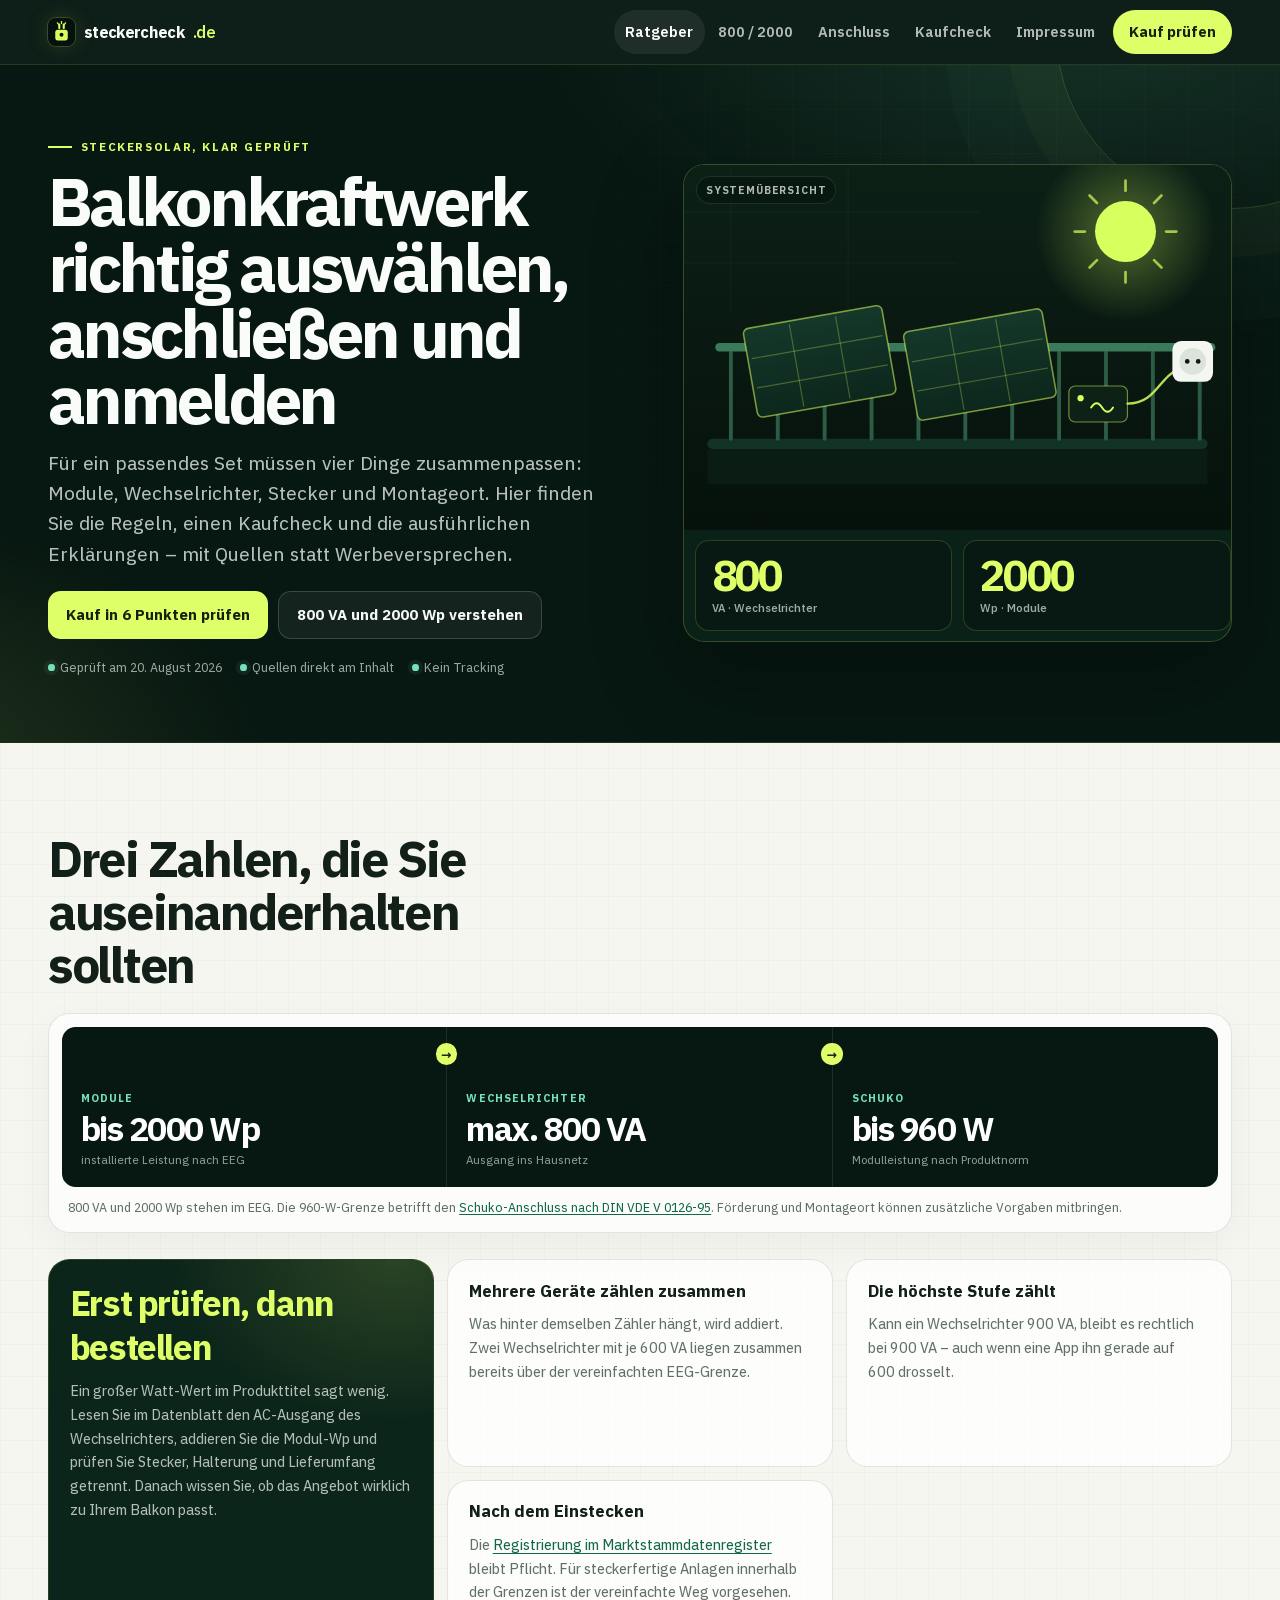
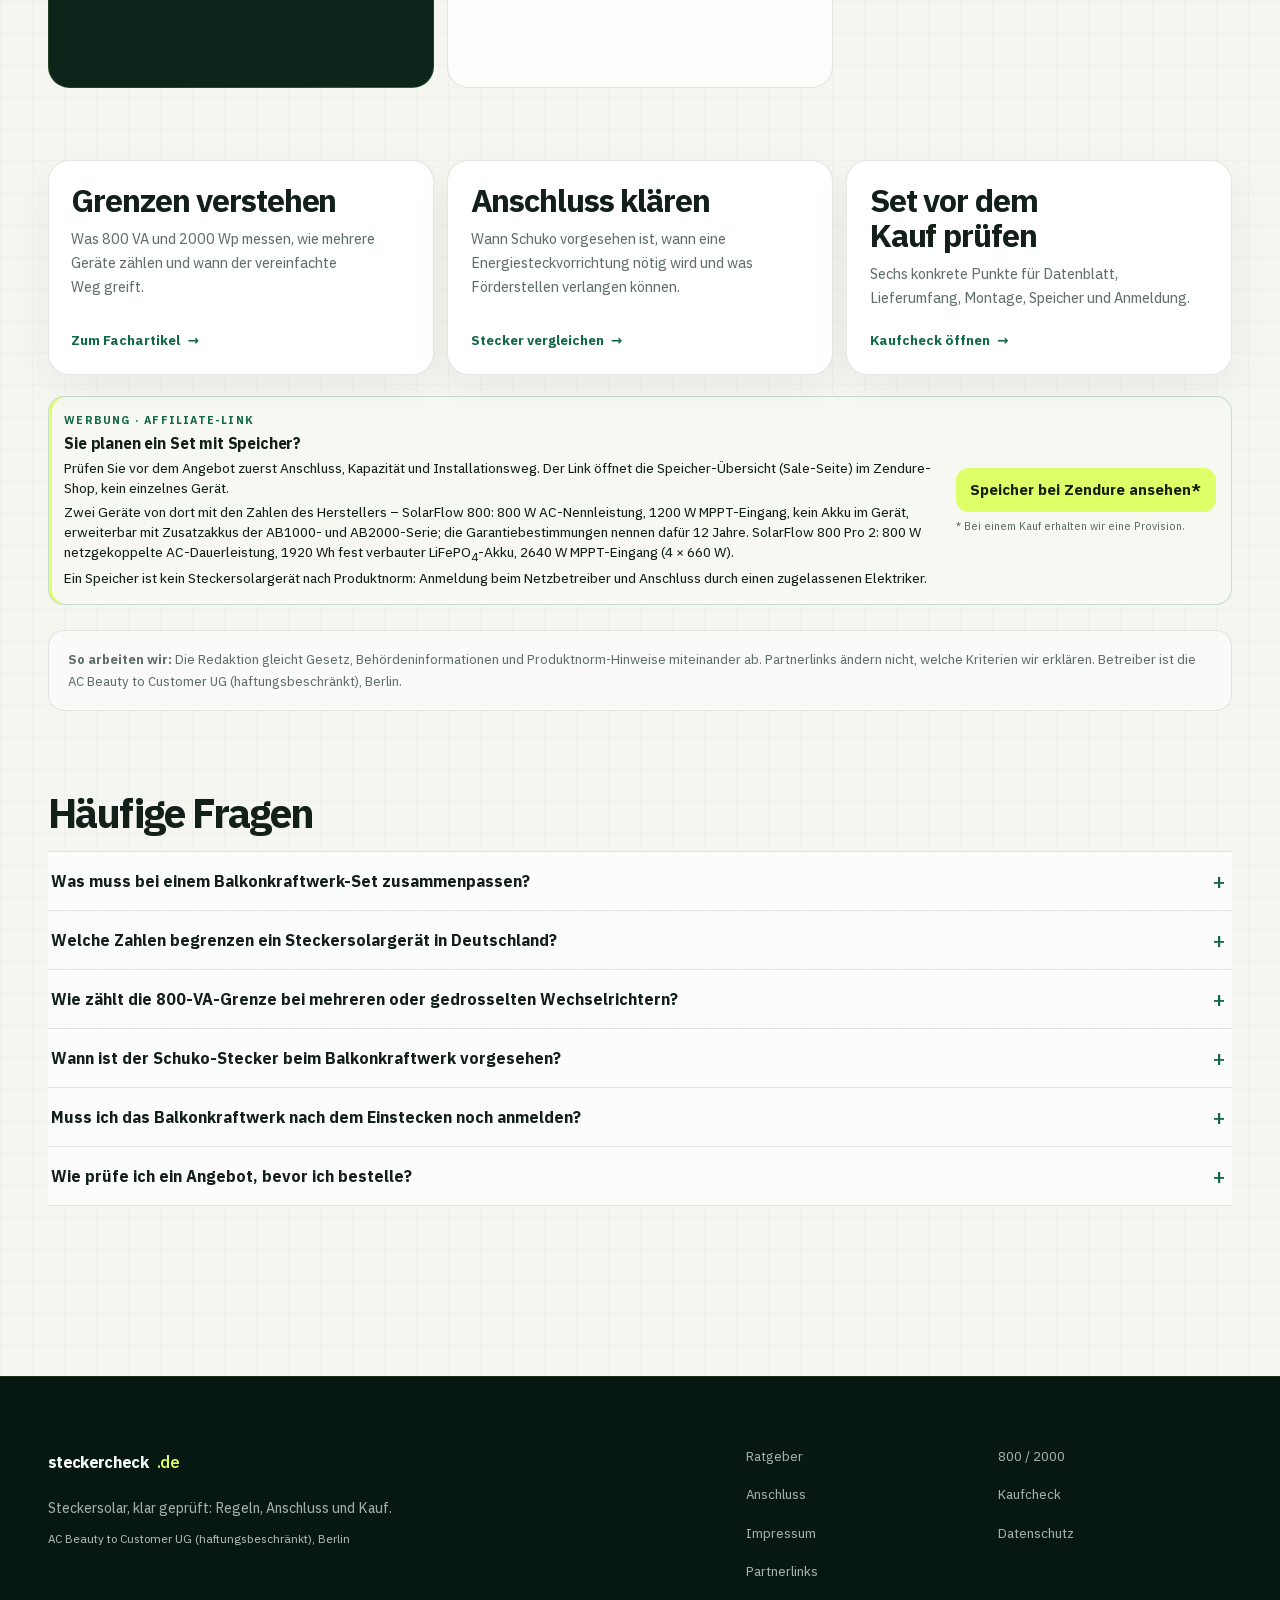
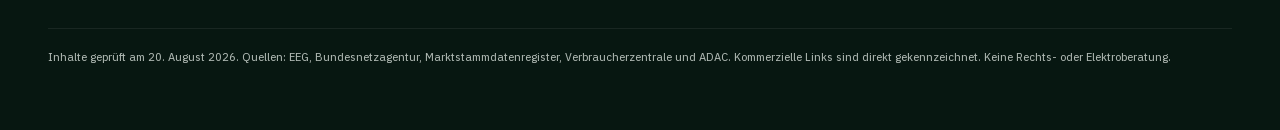
<file: index.html>
<!DOCTYPE html>
<html lang="de">
<head>
  <meta charset="utf-8">
  <meta name="viewport" content="width=device-width, initial-scale=1">
  <title>Balkonkraftwerk 2026: Regeln, Anschluss &amp; Kaufcheck — steckercheck.de</title>
  <meta name="description" content="Balkonkraftwerk auswählen, anschließen und anmelden: verständliche Regeln zu 800 VA, 2000 Wp, Schuko, Wieland und MaStR plus Kaufcheck.">
  <link rel="canonical" href="https://steckercheck.de/">
  <link rel="icon" href="favicon.svg" type="image/svg+xml">
  <link rel="apple-touch-icon" href="apple-touch-icon.png">
  <meta name="theme-color" content="#071711">
  <meta name="robots" content="index,follow,max-image-preview:large">
  <meta name="author" content="AC Beauty to Customer UG (haftungsbeschränkt)">
  <meta name="geo.region" content="DE">
  <meta name="geo.placename" content="Berlin">
  <link rel="alternate" hreflang="de" href="https://steckercheck.de/">
  <link rel="alternate" hreflang="de-DE" href="https://steckercheck.de/">
  <link rel="alternate" hreflang="x-default" href="https://steckercheck.de/">
  <meta property="og:title" content="Balkonkraftwerk richtig auswählen, anschließen und anmelden">
  <meta property="og:description" content="Regeln, Anschluss und Kaufcheck für Steckersolargeräte in Deutschland — klar erklärt und mit Quellen geprüft.">
  <meta property="og:url" content="https://steckercheck.de/">
  <meta property="og:locale" content="de_DE">
  <meta property="og:type" content="website">
  <meta property="og:site_name" content="steckercheck.de">
  <meta property="og:image" content="https://steckercheck.de/og.jpg">
  <meta property="og:image:width" content="1200">
  <meta property="og:image:height" content="630">
  <meta property="og:image:alt" content="Balkonkraftwerk-Ratgeber von steckercheck.de">
  <meta name="twitter:card" content="summary_large_image">
  <meta name="twitter:title" content="Balkonkraftwerk richtig auswählen, anschließen und anmelden">
  <meta name="twitter:description" content="Regeln, Anschluss und Kaufcheck für Steckersolargeräte in Deutschland.">
  <meta name="twitter:image" content="https://steckercheck.de/og.jpg">
  <link rel="preload" href="fonts/ibm-plex-sans.woff2" as="font" type="font/woff2" crossorigin>
  <link rel="preload" href="img/hero-balkon.svg" as="image">
  <style>
/* steckercheck.de — editorial solar workbench */
@font-face {
  font-family: "IBM Plex Sans";
  src: url("fonts/ibm-plex-sans.woff2") format("woff2");
  font-weight: 100 900;
  font-style: normal;
  font-display: swap;
}

:root {
  --void: #071711;
  --void-2: #0c251a;
  --paper: #f4f6ef;
  --paper-2: #e9eee5;
  --card: #fff;
  --ink: #122019;
  --mist: #607068;
  --line: rgba(18, 32, 25, .11);
  --line-strong: rgba(18, 32, 25, .2);
  --lime: #dfff68;
  --lime-ink: #15210c;
  --mint: #75e1b8;
  --forest: #126847;
  --forest-dark: #0b4b34;
  --radius: 1.35rem;
  --radius-sm: .85rem;
  --max: 74rem;
  --read: 46rem;
  --rail: 60rem;
  --gutter: clamp(1rem, 4.6vw, 1.75rem);
  --sans: "IBM Plex Sans", ui-sans-serif, system-ui, -apple-system, BlinkMacSystemFont, "Segoe UI", sans-serif;
  --display: "IBM Plex Sans", ui-sans-serif, system-ui, sans-serif;
  --header-h: 4rem;
  --touch: 44px;
  --shadow: 0 20px 60px rgba(7, 23, 17, .09);
}

*, *::before, *::after { box-sizing: border-box; }
html {
  font-size: 100%;
  scroll-behavior: smooth;
  scroll-padding-top: calc(var(--header-h) + 1rem);
  -webkit-text-size-adjust: 100%;
  overflow-x: clip;
}
body {
  margin: 0;
  min-height: 100vh;
  display: flex;
  flex-direction: column;
  color: var(--ink);
  background:
    linear-gradient(rgba(18, 32, 25, .024) 1px, transparent 1px),
    linear-gradient(90deg, rgba(18, 32, 25, .024) 1px, transparent 1px),
    var(--paper);
  background-size: 32px 32px;
  font-family: var(--sans);
  font-weight: 430;
  line-height: 1.65;
  overflow-x: clip;
}
main { flex: 1; }
img, svg { max-width: 100%; height: auto; }
h1, h2, h3, p { text-wrap: pretty; }
h1, h2, h3 { overflow-wrap: break-word; }
::selection { color: var(--lime-ink); background: var(--lime); }
a { color: var(--forest); text-decoration-thickness: .08em; text-underline-offset: .18em; }
a:hover { color: var(--forest-dark); }
:focus-visible { outline: 3px solid #bde93e; outline-offset: 3px; }

.skip {
  position: fixed;
  top: .65rem;
  left: var(--gutter);
  z-index: 100;
  min-height: var(--touch);
  display: inline-flex;
  align-items: center;
  padding: .55rem .9rem;
  color: var(--lime-ink);
  background: var(--lime);
  border-radius: 999px;
  font-weight: 750;
  text-decoration: none;
  transform: translateY(-160%);
  transition: transform 160ms ease;
}
.skip:focus { transform: translateY(0); }
.wrap { width: min(var(--max), calc(100% - 2 * var(--gutter))); margin-inline: auto; }
.wrap.narrow { width: min(var(--read), calc(100% - 2 * var(--gutter))); }

/* Header */
.site-header {
  position: sticky;
  top: 0;
  z-index: 50;
  min-height: var(--header-h);
  padding-top: env(safe-area-inset-top, 0);
  color: #f5faf5;
  background: rgba(7, 23, 17, .97);
  border-bottom: 1px solid rgba(223, 255, 104, .12);
}
.site-header-inner {
  width: min(var(--max), calc(100% - 2 * var(--gutter)));
  min-height: var(--header-h);
  margin-inline: auto;
  display: flex;
  align-items: center;
  justify-content: space-between;
  gap: 1rem;
}
.wordmark {
  min-height: var(--touch);
  min-width: 0;
  display: inline-flex;
  align-items: center;
  gap: .55rem;
  color: #f7fbf7;
  font-size: 1.02rem;
  font-weight: 760;
  letter-spacing: -.04em;
  text-decoration: none;
  white-space: nowrap;
}
.wordmark:hover { color: #fff; }
.wordmark span { color: var(--lime); font-weight: 560; }
.brand-mark {
  width: 1.7rem;
  height: 1.7rem;
  flex: 0 0 auto;
  border-radius: .5rem;
  box-shadow: 0 0 0 1px rgba(223, 255, 104, .18), 0 0 24px rgba(223, 255, 104, .13);
}
.nav { display: flex; align-items: center; gap: .12rem; }
.nav a {
  min-height: var(--touch);
  display: inline-flex;
  align-items: center;
  padding: .5rem .72rem;
  color: rgba(245, 250, 245, .72);
  border-radius: 999px;
  font-size: .9rem;
  font-weight: 610;
  text-decoration: none;
  transition: color 150ms ease, background 150ms ease;
}
.nav a:hover, .nav a[aria-current="page"] { color: #fff; background: rgba(255, 255, 255, .075); }
.nav .nav-cta {
  margin-left: .3rem;
  padding-inline: 1rem;
  color: var(--lime-ink);
  background: var(--lime);
  font-weight: 760;
}
.nav .nav-cta:hover { color: var(--lime-ink); background: #e7ff8b; }
.menu { position: static; display: none; flex: 0 0 auto; }
.menu summary {
  min-width: var(--touch);
  min-height: var(--touch);
  display: inline-flex;
  align-items: center;
  justify-content: center;
  padding: 0 .9rem;
  color: #f6faf6;
  border: 1px solid rgba(255, 255, 255, .15);
  border-radius: 999px;
  cursor: pointer;
  font-size: .9rem;
  font-weight: 700;
  list-style: none;
}
.menu summary::-webkit-details-marker { display: none; }

/* Controls */
.actions, .cta-row { display: flex; flex-wrap: wrap; align-items: center; gap: .65rem; }
.actions { margin-top: 1.35rem; }
.btn, .btn-primary, .btn-ghost, .partner-link, button {
  min-height: 48px;
  display: inline-flex;
  align-items: center;
  justify-content: center;
  gap: .45rem;
  padding: .72rem 1.12rem;
  border: 0;
  border-radius: .8rem;
  font: inherit;
  font-size: .93rem;
  font-weight: 750;
  line-height: 1.2;
  text-decoration: none;
  cursor: pointer;
  transition: transform 150ms ease, background 150ms ease;
}
.btn, .btn-primary, button { color: var(--lime-ink); background: var(--lime); }
.btn:hover, .btn-primary:hover, button:hover { color: var(--lime-ink); background: #e8ff91; transform: translateY(-1px); }
.btn-ghost { color: #f5faf5; background: rgba(255, 255, 255, .055); border: 1px solid rgba(255, 255, 255, .16); }
.btn-ghost:hover { color: #fff; background: rgba(255, 255, 255, .1); }

/* Hero */
.stage, .page-hero {
  position: relative;
  isolation: isolate;
  overflow: hidden;
  color: #f5faf5;
  background:
    radial-gradient(60rem 34rem at 85% -10%, rgba(117, 225, 184, .14), transparent 58%),
    radial-gradient(46rem 30rem at -10% 105%, rgba(223, 255, 104, .13), transparent 54%),
    var(--void);
  border-bottom: 1px solid rgba(223, 255, 104, .1);
}
.stage { padding: clamp(2.1rem, 5vw, 4.8rem) 0 clamp(2.2rem, 5vw, 4.4rem); }
.page-hero { padding: clamp(2rem, 4vw, 3.6rem) 0 clamp(2rem, 4vw, 3.2rem); }
.page-hero.compact { padding-block: clamp(2rem, 4vw, 3rem); }
.stage::before, .page-hero::before {
  content: "";
  position: absolute;
  z-index: -1;
  inset: 0;
  opacity: .72;
  background-image:
    linear-gradient(rgba(223, 255, 104, .045) 1px, transparent 1px),
    linear-gradient(90deg, rgba(223, 255, 104, .045) 1px, transparent 1px);
  background-size: 44px 44px;
  -webkit-mask-image: radial-gradient(48rem 34rem at 76% 24%, #000, transparent 74%);
  mask-image: radial-gradient(48rem 34rem at 76% 24%, #000, transparent 74%);
}
.stage::after, .page-hero::after {
  content: "";
  position: absolute;
  z-index: -1;
  width: 22rem;
  aspect-ratio: 1;
  top: -13rem;
  right: -8rem;
  border: 1px solid rgba(223, 255, 104, .16);
  border-radius: 50%;
  box-shadow: 0 0 0 3rem rgba(223, 255, 104, .025), 0 0 0 7rem rgba(117, 225, 184, .018);
}
.stage-inner, .page-hero-inner {
  position: relative;
  width: min(var(--max), calc(100% - 2 * var(--gutter)));
  margin-inline: auto;
}
.stage-inner {
  display: grid;
  grid-template-columns: minmax(0, 1.02fr) minmax(19rem, .98fr);
  align-items: center;
  gap: clamp(2rem, 5vw, 4.5rem);
}
.stage-copy { max-width: 41rem; }
.eyebrow {
  margin: 0 0 .85rem;
  display: inline-flex;
  align-items: center;
  gap: .55rem;
  color: var(--lime);
  font-size: .72rem;
  font-weight: 780;
  letter-spacing: .14em;
  line-height: 1.35;
  text-transform: uppercase;
}
.eyebrow::before { content: ""; width: 1.5rem; height: 2px; background: currentColor; }
.stage h1, .page-hero h1 {
  margin: 0 0 1rem;
  max-width: 18ch;
  color: #f9fcf9;
  font-family: var(--display);
  font-size: clamp(2.25rem, 6vw, 5.15rem);
  font-weight: 720;
  letter-spacing: -.055em;
  line-height: .98;
  hyphens: manual;
}
.page-hero h1 { max-width: 21ch; font-size: clamp(2.2rem, 5vw, 4.3rem); }
.stage h1 { overflow-wrap: normal; word-break: normal; hyphens: none; }
@media (min-width: 901px) {
  .stage h1 { font-size: clamp(3.5rem, 5.25vw, 4.35rem); }
}
.stage .lede, .page-hero .lede {
  max-width: 46rem;
  margin: 0;
  color: rgba(239, 247, 241, .76);
  font-size: clamp(1.04rem, 2.1vw, 1.2rem);
  line-height: 1.58;
}
.page-hero .lede { margin-bottom: 1rem; }
.chips { margin: 1.15rem 0 0; display: flex; flex-wrap: wrap; gap: .45rem; }
.chip {
  padding: .38rem .68rem;
  color: rgba(244, 250, 245, .76);
  background: rgba(255, 255, 255, .045);
  border: 1px solid rgba(255, 255, 255, .11);
  border-radius: 999px;
  font-size: .73rem;
  font-weight: 590;
  line-height: 1.3;
}
.breadcrumbs {
  margin: 0 0 1.2rem;
  display: flex;
  flex-wrap: wrap;
  align-items: center;
  gap: .42rem;
  color: rgba(244, 250, 245, .62);
  font-size: .78rem;
}
.breadcrumbs a { color: rgba(244, 250, 245, .72); }
.article-meta, .proof-row {
  margin-top: 1.15rem;
  display: flex;
  flex-wrap: wrap;
  gap: .5rem 1.1rem;
  color: rgba(244, 250, 245, .62);
  font-size: .78rem;
}
.article-meta a, .proof-row a { color: inherit; }
.article-meta span, .proof-row span { display: inline-flex; align-items: center; gap: .35rem; }
.article-meta span::before, .proof-row span::before {
  content: "";
  width: .42rem;
  height: .42rem;
  flex: 0 0 auto;
  border-radius: 50%;
  background: var(--mint);
  box-shadow: 0 0 0 4px rgba(117, 225, 184, .08);
}
.hero-fig {
  position: relative;
  margin: 0;
  display: grid;
  grid-template-columns: 1fr 1fr;
  gap: .65rem;
  overflow: hidden;
  background: rgba(12, 37, 26, .78);
  border: 1px solid rgba(223, 255, 104, .2);
  border-radius: 1.35rem;
  box-shadow: 0 32px 90px rgba(0, 0, 0, .28);
}
.hero-fig::before {
  content: "Systemübersicht";
  position: absolute;
  z-index: 2;
  top: .7rem;
  left: .75rem;
  padding: .28rem .55rem;
  color: rgba(245, 250, 245, .72);
  background: rgba(7, 23, 17, .8);
  border: 1px solid rgba(255, 255, 255, .1);
  border-radius: 999px;
  font-size: .65rem;
  font-weight: 680;
  letter-spacing: .08em;
  text-transform: uppercase;
}
.hero-fig img {
  width: 100%;
  display: block;
  grid-column: 1 / -1;
  aspect-ratio: 1400 / 933;
  object-fit: cover;
  object-position: center 62%;
  background: #0b2017;
}
.num-card {
  margin: 0 0 .65rem .65rem;
  padding: .9rem 1rem;
  background: rgba(7, 23, 17, .74);
  border: 1px solid rgba(223, 255, 104, .17);
  border-radius: .85rem;
}
.num-card.two { margin-left: 0; }
.num-card strong {
  display: block;
  color: var(--lime);
  font-size: clamp(1.75rem, 4.2vw, 2.7rem);
  font-weight: 720;
  letter-spacing: -.06em;
  line-height: .95;
}
.num-card span {
  display: block;
  margin-top: .3rem;
  color: rgba(239, 247, 241, .66);
  font-size: .7rem;
  font-weight: 560;
  line-height: 1.3;
}

/* Partner modules */
.ad-banner {
  margin: 1.35rem 0 0;
  padding: .95rem;
  display: grid;
  grid-template-columns: minmax(0, 1fr) auto;
  align-items: center;
  gap: 1rem;
  color: var(--ink);
  background: #f7f8f2;
  border: 1px solid rgba(18, 104, 71, .2);
  border-radius: 1rem;
  box-shadow: inset 3px 0 0 var(--lime);
  font-size: .86rem;
  line-height: 1.45;
}
.stage .ad-banner, .page-hero .ad-banner {
  color: #f4faf5;
  background: rgba(255, 255, 255, .055);
  border-color: rgba(223, 255, 104, .22);
}
.ad-banner p { margin: 0; max-width: none; }
.ad-banner p + p { margin-top: .24rem; }
.ad-label, .disclosure-kicker {
  color: var(--forest);
  font-size: .68rem;
  font-weight: 800;
  letter-spacing: .11em;
  text-transform: uppercase;
}
.ad-banner strong { color: inherit; font-size: .98rem; letter-spacing: -.01em; text-transform: none; }
.stage .ad-label, .page-hero .ad-label { color: var(--lime); }
.affiliate-note { margin-top: .4rem !important; color: var(--mist); font-size: .67rem; line-height: 1.35; }
.stage .affiliate-note, .page-hero .affiliate-note { color: rgba(244, 250, 245, .56); }
.partner-link {
  min-height: 44px;
  padding-inline: .9rem;
  color: var(--lime-ink) !important;
  background: var(--lime);
  white-space: nowrap;
}
.partner-link:hover { background: #eaff99; transform: translateY(-1px); }

/* Homepage */
.band { padding: clamp(3rem, 7vw, 6.5rem) 0; }
.band-inner { width: min(var(--max), calc(100% - 2 * var(--gutter))); margin-inline: auto; }
.band-inner > h2, .section-heading {
  margin: 0 0 1.35rem;
  max-width: 18ch;
  font-size: clamp(1.75rem, 4vw, 3.15rem);
  font-weight: 690;
  letter-spacing: -.045em;
  line-height: 1.05;
}
.frame {
  margin: 1.4rem 0;
  padding: .8rem;
  overflow: hidden;
  background: rgba(255, 255, 255, .72);
  border: 1px solid var(--line);
  border-radius: var(--radius);
  box-shadow: 0 12px 40px rgba(7, 23, 17, .045);
}
.frame > img { width: 100%; display: block; border-radius: calc(var(--radius) - .5rem); }
.frame figcaption { padding: .7rem .4rem .15rem; color: var(--mist); font-size: .78rem; line-height: 1.5; }
.flow {
  margin: 0;
  padding: 0;
  display: grid;
  grid-template-columns: repeat(3, 1fr);
  overflow: hidden;
  color: #f4faf5;
  background: var(--void);
  border-radius: calc(var(--radius) - .5rem);
  list-style: none;
}
.flow li {
  position: relative;
  min-height: 10rem;
  padding: 1.2rem;
  display: flex;
  flex-direction: column;
  justify-content: flex-end;
  border-right: 1px solid rgba(255, 255, 255, .09);
}
.flow li:last-child { border-right: 0; }
.flow li:not(:last-child)::after {
  content: "→";
  position: absolute;
  z-index: 2;
  top: 1rem;
  right: -.68rem;
  width: 1.35rem;
  height: 1.35rem;
  display: grid;
  place-items: center;
  color: var(--lime-ink);
  background: var(--lime);
  border-radius: 50%;
  font-size: .78rem;
  font-weight: 800;
}
.flow-label { color: var(--mint); font-size: .68rem; font-weight: 780; letter-spacing: .1em; text-transform: uppercase; }
.flow strong { margin-top: .25rem; color: #fff; font-size: clamp(1.4rem, 3vw, 2.1rem); font-weight: 690; letter-spacing: -.045em; line-height: 1; }
.flow-meta { margin-top: .45rem; color: rgba(244, 250, 245, .58); font-size: .72rem; line-height: 1.35; }
.bento { margin-top: 1.6rem; display: grid; grid-template-columns: repeat(3, 1fr); gap: .8rem; }
.tile {
  min-height: 13rem;
  padding: 1.3rem;
  background: rgba(255, 255, 255, .76);
  border: 1px solid var(--line);
  border-radius: var(--radius);
}
.tile.wide {
  grid-row: span 2;
  color: #f3f9f4;
  background: radial-gradient(25rem 18rem at 90% 0, rgba(223, 255, 104, .14), transparent 56%), var(--void-2);
  border-color: rgba(223, 255, 104, .13);
}
.tile h3 { margin: 0 0 .65rem; font-size: 1.05rem; line-height: 1.25; }
.tile.wide h3 { color: var(--lime); font-size: clamp(1.45rem, 3vw, 2.2rem); letter-spacing: -.04em; }
.tile p { margin: 0; color: var(--mist); font-size: .9rem; }
.tile.wide p { color: rgba(242, 249, 243, .72); }
.paths { margin-top: clamp(2.3rem, 6vw, 4.5rem); display: grid; grid-template-columns: repeat(3, 1fr); gap: .85rem; }
.path-card {
  min-height: 13rem;
  padding: 1.4rem;
  display: flex;
  flex-direction: column;
  justify-content: space-between;
  color: var(--ink);
  background: var(--card);
  border: 1px solid var(--line);
  border-radius: var(--radius);
  text-decoration: none;
  box-shadow: 0 14px 40px rgba(7, 23, 17, .05);
  transition: transform 180ms ease, border-color 180ms ease, box-shadow 180ms ease;
}
.path-card:hover { color: var(--ink); border-color: rgba(18, 104, 71, .3); box-shadow: var(--shadow); transform: translateY(-3px); }
.path-card h2 { margin: 0 0 .55rem; max-width: 15ch; font-size: clamp(1.35rem, 3vw, 2rem); letter-spacing: -.035em; line-height: 1.1; }
.path-card p { margin: 0; max-width: 31rem; color: var(--mist); font-size: .9rem; }
.path-go { margin-top: 1.2rem; display: inline-flex; align-items: center; gap: .45rem; color: var(--forest); font-size: .85rem; font-weight: 740; }
.path-go::after { content: "→"; }
.statline {
  margin: 1.6rem 0 0;
  padding: 1.1rem 1.2rem;
  color: var(--mist);
  background: rgba(255, 255, 255, .56);
  border: 1px solid var(--line);
  border-radius: 1rem;
  font-size: .82rem;
}

/* Editorial body */
.page, .prose, .dossier { margin-block: clamp(2.4rem, 6vw, 5.2rem); }
.prose, .dossier { color: #26342d; font-size: clamp(1rem, 1.2vw, 1.06rem); }
.prose > *, .dossier > * { max-width: var(--read); margin-inline: auto; }
/* One shared module rail (--rail) so tables, frames, FAQ & co. render the same width on every page */
:is(.prose, .dossier) > :is(.frame, .table-wrap, .split-limits, .split-plug, .limit-check,
.anatomy, .protocol, .price-note, .shop-types, .faq, .cta-row, nav, .ad-banner) { max-width: var(--rail); }
.prose > h2, .dossier > h2, .page h2 {
  margin-top: clamp(2.7rem, 7vw, 4.8rem);
  margin-bottom: .75rem;
  color: var(--ink);
  font-size: clamp(1.65rem, 4vw, 2.55rem);
  font-weight: 690;
  letter-spacing: -.045em;
  line-height: 1.08;
}
.prose > h3, .dossier > h3 { margin-top: 2.2rem; margin-bottom: .5rem; color: var(--ink); font-size: 1.18rem; line-height: 1.3; }
.prose p, .dossier p, .page p { margin-top: .8rem; margin-bottom: .8rem; }
.prose li + li, .dossier li + li { margin-top: .6rem; }
.pull {
  margin-block: 2rem;
  padding: 1.35rem 1.5rem;
  color: #eef8f0;
  background: var(--void-2);
  border: 0;
  border-left: 4px solid var(--lime);
  border-radius: 0 var(--radius-sm) var(--radius-sm) 0;
}
.pull p { margin: 0; color: inherit; font-size: clamp(1.15rem, 2.6vw, 1.5rem); font-weight: 620; letter-spacing: -.025em; line-height: 1.38; }
.toc {
  margin: 0 0 2.4rem;
  padding: .85rem;
  display: grid;
  grid-template-columns: repeat(4, 1fr);
  gap: .45rem;
  counter-reset: toc;
  background: rgba(255, 255, 255, .72);
  border: 1px solid var(--line);
  border-radius: var(--radius);
  list-style: none;
}
.toc li { margin: 0; counter-increment: toc; }
.toc a {
  min-height: 100%;
  display: flex;
  flex-direction: column;
  padding: .75rem;
  color: var(--ink);
  background: rgba(244, 246, 239, .75);
  border-radius: .8rem;
  font-size: .79rem;
  font-weight: 650;
  line-height: 1.35;
  text-decoration: none;
}
.toc a::before { content: "0" counter(toc); margin-bottom: .25rem; color: var(--forest); font-size: .65rem; font-weight: 800; letter-spacing: .08em; }
.toc a:hover { color: var(--forest-dark); background: #fff; }
.table-wrap {
  margin-block: 1.6rem;
  overflow-x: auto;
  background: var(--card);
  border: 1px solid var(--line);
  border-radius: var(--radius);
  box-shadow: 0 10px 35px rgba(7, 23, 17, .04);
}
table { width: 100%; border-collapse: collapse; font-size: .86rem; line-height: 1.45; }
th, td { padding: .9rem 1rem; text-align: left; vertical-align: top; border-bottom: 1px solid var(--line); }
th { color: var(--ink); background: var(--paper-2); font-size: .71rem; font-weight: 780; letter-spacing: .055em; text-transform: uppercase; }
tr:last-child td { border-bottom: 0; }
.split-limits, .split-plug, .anatomy, .shop-types {
  margin-block: 1.5rem;
  display: grid;
  grid-template-columns: repeat(2, minmax(0, 1fr));
  gap: .85rem;
}
.limit-card, .plug-card, .anatomy-card, .shop-card {
  padding: 1.25rem;
  background: rgba(255, 255, 255, .78);
  border: 1px solid var(--line);
  border-radius: var(--radius);
}
.limit-card:first-child { color: #f1f8f2; background: var(--void-2); border-color: rgba(223, 255, 104, .16); }
.limit-card p, .plug-card p, .anatomy-card p, .shop-card p { margin: .45rem 0 0; color: var(--mist); font-size: .88rem; }
.limit-card:first-child p { color: rgba(241, 248, 242, .68); }
.limit-card .num { margin: 0; color: var(--forest); font-size: clamp(2rem, 5vw, 3.2rem); font-weight: 720; letter-spacing: -.06em; line-height: 1; }
.limit-card:first-child .num { color: var(--lime); }
.limit-card .sub { margin-top: .35rem; font-size: .72rem; font-weight: 720; letter-spacing: .06em; text-transform: uppercase; }
.plug-card h3, .anatomy-card h3, .shop-card h3 { margin: .4rem 0 0; color: var(--ink); font-size: 1.08rem; line-height: 1.28; }
.stamp {
  width: fit-content;
  margin: 0 !important;
  padding: .3rem .55rem;
  color: var(--forest) !important;
  background: rgba(18, 104, 71, .08);
  border-radius: 999px;
  font-size: .65rem !important;
  font-weight: 800;
  letter-spacing: .08em;
  text-transform: uppercase;
}
.protocol {
  margin-block: 1.6rem;
  padding: 0;
  display: grid;
  grid-template-columns: repeat(2, minmax(0, 1fr));
  gap: .85rem;
  counter-reset: protocol;
  list-style: none;
}
.protocol > li {
  position: relative;
  margin: 0;
  padding: 1.35rem;
  overflow: hidden;
  background: rgba(255, 255, 255, .8);
  border: 1px solid var(--line);
  border-radius: var(--radius);
  counter-increment: protocol;
}
.protocol > li::before { content: counter(protocol, decimal-leading-zero); display: block; margin-bottom: 1.1rem; color: var(--forest); font-size: .72rem; font-weight: 800; letter-spacing: .1em; }
.protocol h3 { margin: 0; color: var(--ink); font-size: 1.08rem; line-height: 1.28; }
.protocol p { margin: .55rem 0 0; color: var(--mist); font-size: .88rem; }
.price-note {
  margin-block: 1.5rem;
  padding: 1.35rem;
  color: #edf8f0;
  background: linear-gradient(135deg, rgba(223, 255, 104, .08), transparent 50%), var(--void-2);
  border: 1px solid rgba(223, 255, 104, .15);
  border-radius: var(--radius);
}
.price-note p { color: rgba(237, 248, 240, .74); }
.price-note p:first-child { color: var(--lime); font-weight: 700; }
.limit-check {
  margin-block: 2.3rem;
  padding: clamp(1.2rem, 4vw, 2rem);
  background: rgba(255, 255, 255, .84);
  border: 1px solid var(--line);
  border-radius: var(--radius);
  box-shadow: var(--shadow);
}
.limit-check h2 { margin: 0 0 .6rem; max-width: 22ch; color: var(--ink); font-size: clamp(1.5rem, 3.5vw, 2.3rem); letter-spacing: -.04em; line-height: 1.08; }
.limit-check .lede { color: var(--mist); font-size: .94rem; }
.limit-check form { margin-top: 1.4rem; display: grid; grid-template-columns: repeat(2, minmax(0, 1fr)); gap: .35rem .85rem; }
.limit-check .field { display: flex; flex-direction: column; }
.limit-check label { margin-top: .65rem; color: var(--ink); font-size: .82rem; font-weight: 700; }
.limit-check .hint { margin: 0; color: var(--mist); font-size: .72rem; line-height: 1.4; }
.limit-check input {
  width: 100%;
  min-height: 48px;
  margin-top: .3rem;
  padding: .7rem .8rem;
  color: var(--ink);
  background: #fff;
  border: 1px solid var(--line-strong);
  border-radius: .7rem;
  font: inherit;
}
.limit-check button { width: fit-content; margin-top: 1rem; grid-column: 1 / -1; }
.result { margin-top: 1rem; padding: 1rem; background: var(--paper-2); border-left: 4px solid var(--mist); border-radius: .7rem; }
.result[data-state="ok"] { background: rgba(23, 112, 77, .08); border-color: #17704d; }
.result[data-state="over"] { background: rgba(169, 67, 34, .08); border-color: #a94322; }
.result p { margin: 0; }
.result p + p { margin-top: .5rem; }
.sources { color: var(--mist); font-size: .78rem; line-height: 1.55; }
ol.sources { padding-left: 1.25rem; }
.sources a { overflow-wrap: anywhere; }
.faq { margin-block: clamp(2.6rem, 7vw, 5rem); }
.faq > h2, section.faq > h2 { margin: 0 0 1rem; color: var(--ink); font-size: clamp(1.65rem, 4vw, 2.55rem); letter-spacing: -.045em; line-height: 1.08; }
.faq-item { background: rgba(255, 255, 255, .72); border-top: 1px solid var(--line); }
.faq-item:last-child { border-bottom: 1px solid var(--line); }
.faq-item summary { min-height: 58px; padding: .95rem 2.5rem .95rem .2rem; display: flex; align-items: center; position: relative; cursor: pointer; list-style: none; }
.faq-item summary::-webkit-details-marker { display: none; }
.faq-item summary::after { content: "+"; position: absolute; right: .4rem; color: var(--forest); font-size: 1.4rem; font-weight: 450; }
.faq-item[open] summary::after { content: "−"; }
.faq-item h3 { margin: 0; color: var(--ink); font-size: 1rem; line-height: 1.4; }
.faq-item > p { margin: 0; padding: 0 2.5rem 1.1rem .2rem; color: var(--mist); font-size: .9rem; }
.cta-row { margin-top: 2.4rem; }
.prose .cta-row .btn-ghost, .dossier .cta-row .btn-ghost { color: var(--forest); background: transparent; border-color: var(--line-strong); }

/* Legal */
.page { padding-bottom: 1rem; }
.legal-block { margin-block: 1.5rem; display: grid; gap: .7rem; }
.legal-item {
  padding: 1.1rem;
  display: grid;
  grid-template-columns: 8rem 1fr;
  gap: 1rem;
  background: rgba(255, 255, 255, .72);
  border: 1px solid var(--line);
  border-radius: 1rem;
}
.legal-item dt { color: var(--forest); font-size: .72rem; font-weight: 800; letter-spacing: .08em; text-transform: uppercase; }
.legal-item dd { margin: 0; }
address { font-style: normal; }
.disclosure { margin-top: 1.5rem; padding: 1.1rem; background: rgba(223, 255, 104, .12); border: 1px solid rgba(18, 104, 71, .15); border-radius: 1rem; }
.disclosure p { margin: 0; }
.meta { color: var(--mist); font-size: .8rem; }
body.error { background: var(--void); }
body.error .page-hero { min-height: calc(100vh - var(--header-h)); display: flex; align-items: center; }

/* Footer */
.site-footer { padding: clamp(2.3rem, 5vw, 4rem) 0; color: rgba(240, 247, 241, .68); background: var(--void); border-top: 1px solid rgba(223, 255, 104, .1); }
.site-footer-inner { width: min(var(--max), calc(100% - 2 * var(--gutter))); margin-inline: auto; display: grid; grid-template-columns: 1.15fr .85fr; gap: 2.5rem; }
.footer-brand p { margin: .75rem 0 .25rem; max-width: 30rem; font-size: .88rem; }
.publisher { color: rgba(240, 247, 241, .72); font-size: .72rem; }
.footer-nav { display: grid; grid-template-columns: repeat(2, minmax(0, 1fr)); align-content: start; gap: .4rem 1.2rem; }
.footer-nav a { min-height: 32px; display: inline-flex; align-items: center; color: rgba(240, 247, 241, .68); font-size: .82rem; text-decoration: none; }
.footer-nav a:hover { color: var(--lime); }
.footer-meta { margin: 0; padding-top: 1.2rem; grid-column: 1 / -1; color: rgba(240, 247, 241, .72); border-top: 1px solid rgba(255, 255, 255, .07); font-size: .7rem; }

@media (max-width: 1000px) {
  .nav-legal { display: none !important; }
  .toc { grid-template-columns: repeat(3, 1fr); }
}
@media (max-width: 900px) {
  .site-header-inner > .nav { display: none; }
  .menu { display: block; }
  .menu .nav {
    position: absolute;
    z-index: 55;
    top: calc(var(--header-h) + env(safe-area-inset-top, 0px) + .4rem);
    right: var(--gutter);
    left: var(--gutter);
    padding: .5rem;
    display: none;
    flex-direction: column;
    align-items: stretch;
    background: rgba(7, 23, 17, .99);
    border: 1px solid rgba(255, 255, 255, .12);
    border-radius: 1rem;
    box-shadow: 0 24px 60px rgba(0, 0, 0, .32);
  }
  .menu[open] .nav { display: flex; }
  .menu .nav a { width: 100%; padding-inline: .85rem; }
  .stage-inner { grid-template-columns: 1fr; }
  .stage-copy { max-width: 44rem; }
  .hero-fig { width: min(38rem, 100%); }
  .bento { grid-template-columns: repeat(2, 1fr); }
  .paths { grid-template-columns: repeat(2, 1fr); }
  .tile.wide { grid-row: auto; grid-column: 1 / -1; min-height: auto; }
  .toc { grid-template-columns: repeat(2, 1fr); }
}
@media (max-width: 700px) {
  :root { --header-h: 3.75rem; }
  body { background-size: 24px 24px; }
  .stage { padding-top: 1.9rem; }
  .stage h1, .page-hero h1 { line-height: 1.02; }
  .actions > *, .cta-row > * { flex: 1 1 100%; }
  .ad-banner { grid-template-columns: 1fr; }
  .partner-link { width: 100%; white-space: normal; }
  .flow { grid-template-columns: 1fr; }
  .flow li { min-height: 7.8rem; border-right: 0; border-bottom: 1px solid rgba(255, 255, 255, .09); }
  .flow li:last-child { border-bottom: 0; }
  .flow li:not(:last-child)::after { content: "↓"; top: auto; right: 1rem; bottom: -.68rem; }
  .bento, .paths, .split-limits, .split-plug, .anatomy, .shop-types, .protocol, .limit-check form, .site-footer-inner { grid-template-columns: 1fr; }
  .tile.wide { grid-column: auto; }
  .toc { display: flex; gap: .45rem; overflow-x: auto; scroll-snap-type: x proximity; scrollbar-width: thin; }
  .toc li { min-width: 10rem; flex: 0 0 10rem; scroll-snap-align: start; }
  .table-wrap { overflow: visible; background: transparent; border: 0; box-shadow: none; }
  .table-wrap table, .table-wrap thead, .table-wrap tbody, .table-wrap tr, .table-wrap th, .table-wrap td { width: 100%; display: block; }
  .table-wrap thead { position: absolute; width: 1px; height: 1px; padding: 0; margin: -1px; overflow: hidden; clip: rect(0, 0, 0, 0); white-space: nowrap; border: 0; }
  .table-wrap tbody { display: grid; gap: .75rem; }
  .table-wrap tr { overflow: hidden; background: #fff; border: 1px solid var(--line); border-radius: 1rem; }
  .table-wrap td { position: relative; padding: .68rem .85rem .68rem 42%; min-height: 2.8rem; border-bottom: 1px solid var(--line); }
  .table-wrap td:last-child { border-bottom: 0; }
  .table-wrap td::before {
    content: attr(data-label);
    position: absolute;
    top: .72rem;
    left: .85rem;
    width: 36%;
    color: var(--forest);
    font-size: .64rem;
    font-weight: 790;
    letter-spacing: .04em;
    line-height: 1.3;
    text-transform: uppercase;
  }
  .limit-check label, .limit-check .hint, .limit-check input { grid-column: 1; }
  .legal-item { grid-template-columns: 1fr; gap: .35rem; }
  .footer-nav { grid-template-columns: repeat(2, 1fr); }
}
@media (max-width: 440px) {
  .stage-inner { width: 100%; }
  .stage-copy { width: calc(100% - 2 * var(--gutter)); margin-inline: auto; }
  .hero-fig { border-right: 0; border-left: 0; border-radius: 0; }
  .num-card { margin: 0 .45rem .45rem; }
  .num-card.two { margin-left: 0; }
  .frame { padding: .55rem; border-radius: 1rem; }
  .frame > img, .flow { border-radius: .7rem; }
}
@media (prefers-reduced-motion: no-preference) {
  .hero-fig::after {
    content: "";
    position: absolute;
    inset: -40% auto -40% -35%;
    width: 22%;
    pointer-events: none;
    background: linear-gradient(90deg, transparent, rgba(223, 255, 104, .08), transparent);
    transform: skewX(-12deg);
    animation: scan 8s ease-in-out infinite 1.2s;
  }
  @keyframes scan { 0%, 16% { left: -35%; } 48%, 100% { left: 125%; } }
}
@media (prefers-reduced-motion: reduce) {
  *, *::before, *::after {
    scroll-behavior: auto !important;
    animation-duration: .001ms !important;
    animation-iteration-count: 1 !important;
    transition-duration: .001ms !important;
  }
}
  </style>
  <link rel="stylesheet" href="print.css" media="print">
  <script type="application/ld+json">
{
  "@context": "https://schema.org",
  "@graph": [
    {
      "@type": "Organization",
      "@id": "https://steckercheck.de/#organization",
      "name": "AC Beauty to Customer UG (haftungsbeschränkt)",
      "legalName": "AC Beauty to Customer UG (haftungsbeschränkt)",
      "alternateName": ["steckercheck.de", "steckercheck"],
      "url": "https://steckercheck.de",
      "logo": {
        "@type": "ImageObject",
        "url": "https://steckercheck.de/apple-touch-icon.png",
        "width": 180,
        "height": 180
      },
      "email": "contact@beauty2customer.com",
      "vatID": "DE316150851",
      "identifier": {
        "@type": "PropertyValue",
        "propertyID": "HRB",
        "name": "Handelsregister Amtsgericht Charlottenburg",
        "value": "HRB 193296 B"
      },
      "address": {
        "@type": "PostalAddress",
        "streetAddress": "Dovestraße 11",
        "postalCode": "10587",
        "addressLocality": "Berlin",
        "addressCountry": "DE"
      },
      "areaServed": {
        "@type": "Country",
        "name": "Deutschland"
      }
    },
    {
      "@type": "WebSite",
      "@id": "https://steckercheck.de/#website",
      "name": "steckercheck.de",
      "url": "https://steckercheck.de",
      "inLanguage": "de-DE",
      "description": "Steckersolar in Deutschland: 800 VA am Wechselrichter, 2000 Wp an den Modulen, Registrierung im MaStR.",
      "publisher": {"@id": "https://steckercheck.de/#organization"}
    },
    {
      "@type": "WebPage",
      "@id": "https://steckercheck.de/#webpage",
      "url": "https://steckercheck.de/",
      "name": "Balkonkraftwerk richtig auswählen, anschließen und anmelden",
      "headline": "Balkonkraftwerk richtig auswählen, anschließen und anmelden",
      "description": "Orientierung zu 800 VA, 2000 Wp, Anschluss, Anmeldung und Kauf eines Steckersolargeräts in Deutschland.",
      "inLanguage": "de-DE",
      "isPartOf": {"@id": "https://steckercheck.de/#website"},
      "dateModified": "2026-08-21",
      "about": ["Steckersolargerät", "Balkonkraftwerk", "800 VA", "2000 Wp"],
      "primaryImageOfPage": {"@type": "ImageObject", "url": "https://steckercheck.de/og.jpg"}
    },
    {
      "@type": "FAQPage",
      "mainEntity": [
        {
          "@type": "Question",
          "name": "Was muss bei einem Balkonkraftwerk-Set zusammenpassen?",
          "acceptedAnswer": {
            "@type": "Answer",
            "text": "Vier Dinge: Module, Wechselrichter, Stecker und Montageort. Erst wenn alle vier zusammenpassen, passt das Set wirklich zu Ihrem Balkon."
          }
        },
        {
          "@type": "Question",
          "name": "Welche Zahlen begrenzen ein Steckersolargerät in Deutschland?",
          "acceptedAnswer": {
            "@type": "Answer",
            "text": "Drei Zahlen: Die Module dürfen zusammen bis 2000 Wp installierte Leistung haben, der Wechselrichter gibt höchstens 800 VA ins Hausnetz ab – beide Grenzen stehen im EEG. Die dritte Zahl, 960 W Modulleistung, betrifft den Schuko-Anschluss nach DIN VDE V 0126-95. Was die Grenzen genau messen, erklärt der Fachartikel zu 800 VA und 2000 Wp."
          }
        },
        {
          "@type": "Question",
          "name": "Wie zählt die 800-VA-Grenze bei mehreren oder gedrosselten Wechselrichtern?",
          "acceptedAnswer": {
            "@type": "Answer",
            "text": "Was hinter demselben Zähler hängt, wird addiert: Zwei Wechselrichter mit je 600 VA liegen zusammen bereits über der vereinfachten EEG-Grenze. Außerdem zählt die höchste Stufe: Kann ein Wechselrichter 900 VA, bleibt es rechtlich bei 900 VA – auch wenn eine App ihn gerade auf 600 drosselt."
          }
        },
        {
          "@type": "Question",
          "name": "Wann ist der Schuko-Stecker beim Balkonkraftwerk vorgesehen?",
          "acceptedAnswer": {
            "@type": "Answer",
            "text": "Nach der Produktnorm DIN VDE V 0126-95 bei Modulleistung bis 960 W. Wann eine Energiesteckvorrichtung nötig wird und was Förderstellen zusätzlich verlangen können, klärt der Vergleich Schuko oder Wieland."
          }
        },
        {
          "@type": "Question",
          "name": "Muss ich das Balkonkraftwerk nach dem Einstecken noch anmelden?",
          "acceptedAnswer": {
            "@type": "Answer",
            "text": "Ja. Die Registrierung im Marktstammdatenregister bleibt Pflicht. Für steckerfertige Anlagen innerhalb der Grenzen ist der vereinfachte Weg vorgesehen."
          }
        },
        {
          "@type": "Question",
          "name": "Wie prüfe ich ein Angebot, bevor ich bestelle?",
          "acceptedAnswer": {
            "@type": "Answer",
            "text": "Ein großer Watt-Wert im Produkttitel sagt wenig. Lesen Sie im Datenblatt den AC-Ausgang des Wechselrichters, addieren Sie die Modul-Wp und prüfen Sie Stecker, Halterung und Lieferumfang getrennt. Der Kaufcheck führt in sechs konkreten Punkten durch Datenblatt, Lieferumfang, Montage, Speicher und Anmeldung."
          }
        }
      ]
    }
  ]
}
  </script>
</head>
<body class="home">
  <a class="skip" href="#inhalt">Zum Inhalt</a>
  <header class="site-header">
    <div class="site-header-inner">
      <a class="wordmark" href="/">
        <img class="brand-mark" src="favicon.svg" width="28" height="28" alt="">
        steckercheck<span>.de</span>
      </a>
      <nav class="nav" aria-label="Hauptnavigation">
        <a href="/" aria-current="page">Ratgeber</a>
        <a href="/800-watt-2000-wp">800 / 2000</a>
        <a href="/schuko-oder-wieland">Anschluss</a>
        <a href="/balkonkraftwerk-kaufen">Kaufcheck</a>
        <a class="nav-legal" href="/impressum">Impressum</a>
        <a class="nav-cta" href="/balkonkraftwerk-kaufen#protokoll">Kauf prüfen</a>
      </nav>
      <details class="menu">
        <summary>Menü</summary>
        <nav class="nav" aria-label="Mobil">
          <a href="/" aria-current="page">Ratgeber</a>
          <a href="/800-watt-2000-wp">800 / 2000</a>
          <a href="/schuko-oder-wieland">Anschluss</a>
          <a href="/balkonkraftwerk-kaufen">Kaufcheck</a>
          <a href="/impressum">Impressum</a>
          <a href="/datenschutz">Datenschutz</a>
        </nav>
      </details>
    </div>
  </header>

  <main id="inhalt">
    <section class="stage">
      <div class="stage-inner">
        <div class="stage-copy">
          <p class="eyebrow">Steckersolar, klar geprüft</p>
          <h1>Balkonkraftwerk richtig auswählen, anschließen und anmelden</h1>
          <p class="lede">Für ein passendes Set müssen vier Dinge zusammenpassen: Module, Wechselrichter, Stecker und Montageort. Hier finden Sie die Regeln, einen Kaufcheck und die ausführlichen Erklärungen – mit Quellen statt Werbeversprechen.</p>
          <div class="actions">
            <a class="btn" href="/balkonkraftwerk-kaufen#protokoll">Kauf in 6 Punkten prüfen</a>
            <a class="btn-ghost" href="/800-watt-2000-wp">800 VA und 2000 Wp verstehen</a>
          </div>
          <div class="proof-row" aria-label="Redaktionelle Angaben">
            <span>Geprüft am 20. August 2026</span>
            <span>Quellen direkt am Inhalt</span>
            <span>Kein Tracking</span>
          </div>
        </div>
        <figure class="hero-fig">
          <img src="img/hero-balkon.svg" width="1400" height="933" alt="Balkon mit zwei Solarmodulen, Wechselrichter und Anschluss an die Steckdose" fetchpriority="high">
          <div class="num-card one">
            <strong>800</strong>
            <span>VA · Wechselrichter</span>
          </div>
          <div class="num-card two">
            <strong>2000</strong>
            <span>Wp · Module</span>
          </div>
        </figure>
      </div>
    </section>

    <section class="band">
      <div class="band-inner">
        <h2>Drei Zahlen, die Sie auseinanderhalten sollten</h2>
        <figure class="frame">
          <ol class="flow">
            <li>
              <span class="flow-label">Module</span>
              <strong>bis 2000 Wp</strong>
              <span class="flow-meta">installierte Leistung nach EEG</span>
            </li>
            <li>
              <span class="flow-label">Wechselrichter</span>
              <strong>max. 800 VA</strong>
              <span class="flow-meta">Ausgang ins Hausnetz</span>
            </li>
            <li>
              <span class="flow-label">Schuko</span>
              <strong>bis 960 W</strong>
              <span class="flow-meta">Modulleistung nach Produktnorm</span>
            </li>
          </ol>
          <figcaption>800&nbsp;VA und 2000&nbsp;Wp stehen im EEG. Die 960-W-Grenze betrifft den <a href="/schuko-oder-wieland">Schuko-Anschluss nach DIN VDE V 0126-95</a>. Förderung und Montageort können zusätzliche Vorgaben mitbringen.</figcaption>
        </figure>

        <div class="bento">
          <article class="tile wide">
            <h3>Erst prüfen, dann bestellen</h3>
            <p>Ein großer Watt-Wert im Produkttitel sagt wenig. Lesen Sie im Datenblatt den AC-Ausgang des Wechselrichters, addieren Sie die Modul-Wp und prüfen Sie Stecker, Halterung und Lieferumfang getrennt. Danach wissen Sie, ob das Angebot wirklich zu Ihrem Balkon passt.</p>
          </article>
          <article class="tile">
            <h3>Mehrere Geräte zählen zusammen</h3>
            <p>Was hinter demselben Zähler hängt, wird addiert. Zwei Wechselrichter mit je 600&nbsp;VA liegen zusammen bereits über der vereinfachten EEG-Grenze.</p>
          </article>
          <article class="tile">
            <h3>Die höchste Stufe zählt</h3>
            <p>Kann ein Wechselrichter 900&nbsp;VA, bleibt es rechtlich bei 900&nbsp;VA – auch wenn eine App ihn gerade auf 600 drosselt.</p>
          </article>
          <article class="tile">
            <h3>Nach dem Einstecken</h3>
            <p>Die <a href="/800-watt-2000-wp#mastr">Registrierung im Marktstammdatenregister</a> bleibt Pflicht. Für steckerfertige Anlagen innerhalb der Grenzen ist der vereinfachte Weg vorgesehen.</p>
          </article>
        </div>

        <div class="paths" aria-label="Ratgeber auswählen">
          <a class="path-card" href="/800-watt-2000-wp">
            <div>
              <h2>Grenzen verstehen</h2>
              <p>Was 800&nbsp;VA und 2000&nbsp;Wp messen, wie mehrere Geräte zählen und wann der vereinfachte Weg greift.</p>
            </div>
            <span class="path-go">Zum Fachartikel</span>
          </a>
          <a class="path-card" href="/schuko-oder-wieland">
            <div>
              <h2>Anschluss klären</h2>
              <p>Wann Schuko vorgesehen ist, wann eine Energiesteckvorrichtung nötig wird und was Förderstellen verlangen können.</p>
            </div>
            <span class="path-go">Stecker vergleichen</span>
          </a>
          <a class="path-card" href="/balkonkraftwerk-kaufen">
            <div>
              <h2>Set vor dem Kauf prüfen</h2>
              <p>Sechs konkrete Punkte für Datenblatt, Lieferumfang, Montage, Speicher und Anmeldung.</p>
            </div>
            <span class="path-go">Kaufcheck öffnen</span>
          </a>
        </div>

        <aside class="ad-banner" aria-label="Werbung und Affiliate-Link">
          <div>
            <p class="ad-label">Werbung · Affiliate-Link</p>
            <p><strong>Sie planen ein Set mit Speicher?</strong></p>
            <p>Prüfen Sie vor dem Angebot zuerst Anschluss, Kapazität und Installationsweg. Der Link öffnet die Speicher-Übersicht (Sale-Seite) im Zendure-Shop, kein einzelnes Gerät.</p>
            <p>Zwei Geräte von dort mit den Zahlen des Herstellers – SolarFlow 800: 800&nbsp;W AC-Nennleistung, 1200&nbsp;W MPPT-Eingang, kein Akku im Gerät, erweiterbar mit Zusatzakkus der AB1000- und AB2000-Serie; die Garantiebestimmungen nennen dafür 12&nbsp;Jahre. SolarFlow 800 Pro 2: 800&nbsp;W netzgekoppelte AC-Dauerleistung, 1920&nbsp;Wh fest verbauter LiFePO<sub>4</sub>-Akku, 2640&nbsp;W MPPT-Eingang (4 × 660&nbsp;W).</p>
            <p>Ein Speicher ist kein Steckersolargerät nach Produktnorm: Anmeldung beim Netzbetreiber und Anschluss durch einen zugelassenen Elektriker.</p>
          </div>
          <div>
            <a class="partner-link" href="https://www.awin1.com/cread.php?s=4866441&amp;v=68786&amp;q=568335&amp;r=3038929" rel="sponsored nofollow">Speicher bei Zendure ansehen*</a>
            <p class="affiliate-note">* Bei einem Kauf erhalten wir eine Provision.</p>
          </div>
        </aside>

        <p class="statline"><strong>So arbeiten wir:</strong> Die Redaktion gleicht Gesetz, Behördeninformationen und Produktnorm-Hinweise miteinander ab. Partnerlinks ändern nicht, welche Kriterien wir erklären. Betreiber ist die AC Beauty to Customer UG (haftungsbeschränkt), Berlin.</p>

        <section class="faq" id="faq">
          <h2>Häufige Fragen</h2>
          <details class="faq-item">
            <summary><h3>Was muss bei einem Balkonkraftwerk-Set zusammenpassen?</h3></summary>
            <p>Vier Dinge: Module, Wechselrichter, Stecker und Montageort. Erst wenn alle vier zusammenpassen, passt das Set wirklich zu Ihrem Balkon.</p>
          </details>
          <details class="faq-item">
            <summary><h3>Welche Zahlen begrenzen ein Steckersolargerät in Deutschland?</h3></summary>
            <p>Drei Zahlen: Die Module dürfen zusammen bis 2000&nbsp;Wp installierte Leistung haben, der Wechselrichter gibt höchstens 800&nbsp;VA ins Hausnetz ab – beide Grenzen stehen im EEG. Die dritte Zahl, 960&nbsp;W Modulleistung, betrifft den Schuko-Anschluss nach DIN VDE V 0126-95. Was die Grenzen genau messen, erklärt der Fachartikel <a href="/800-watt-2000-wp">zu 800&nbsp;VA und 2000&nbsp;Wp</a>.</p>
          </details>
          <details class="faq-item">
            <summary><h3>Wie zählt die 800-VA-Grenze bei mehreren oder gedrosselten Wechselrichtern?</h3></summary>
            <p>Was hinter demselben Zähler hängt, wird addiert: Zwei Wechselrichter mit je 600&nbsp;VA liegen zusammen bereits über der vereinfachten EEG-Grenze. Außerdem zählt die höchste Stufe: Kann ein Wechselrichter 900&nbsp;VA, bleibt es rechtlich bei 900&nbsp;VA – auch wenn eine App ihn gerade auf 600 drosselt.</p>
          </details>
          <details class="faq-item">
            <summary><h3>Wann ist der Schuko-Stecker beim Balkonkraftwerk vorgesehen?</h3></summary>
            <p>Nach der Produktnorm DIN VDE V 0126-95 bei Modulleistung bis 960&nbsp;W. Wann eine Energiesteckvorrichtung nötig wird und was Förderstellen zusätzlich verlangen können, klärt der Vergleich <a href="/schuko-oder-wieland">Schuko oder Wieland</a>.</p>
          </details>
          <details class="faq-item">
            <summary><h3>Muss ich das Balkonkraftwerk nach dem Einstecken noch anmelden?</h3></summary>
            <p>Ja. Die <a href="/800-watt-2000-wp#mastr">Registrierung im Marktstammdatenregister</a> bleibt Pflicht. Für steckerfertige Anlagen innerhalb der Grenzen ist der vereinfachte Weg vorgesehen.</p>
          </details>
          <details class="faq-item">
            <summary><h3>Wie prüfe ich ein Angebot, bevor ich bestelle?</h3></summary>
            <p>Ein großer Watt-Wert im Produkttitel sagt wenig. Lesen Sie im Datenblatt den AC-Ausgang des Wechselrichters, addieren Sie die Modul-Wp und prüfen Sie Stecker, Halterung und Lieferumfang getrennt. Der <a href="/balkonkraftwerk-kaufen">Kaufcheck</a> führt in sechs konkreten Punkten durch Datenblatt, Lieferumfang, Montage, Speicher und Anmeldung.</p>
          </details>
        </section>
      </div>
    </section>
  </main>

  <footer class="site-footer">
    <div class="site-footer-inner">
      <div class="footer-brand">
        <a class="wordmark" href="/">steckercheck<span>.de</span></a>
        <p>Steckersolar, klar geprüft: Regeln, Anschluss und Kauf.</p>
        <span class="publisher">AC Beauty to Customer UG (haftungsbeschränkt), Berlin</span>
      </div>
      <nav class="footer-nav" aria-label="Fußzeile">
        <a href="/">Ratgeber</a>
        <a href="/800-watt-2000-wp">800 / 2000</a>
        <a href="/schuko-oder-wieland">Anschluss</a>
        <a href="/balkonkraftwerk-kaufen">Kaufcheck</a>
        <a href="/impressum">Impressum</a>
        <a href="/datenschutz">Datenschutz</a>
        <a href="/impressum#affiliate">Partnerlinks</a>
      </nav>
      <p class="footer-meta">Inhalte geprüft am 20. August 2026. Quellen: EEG, Bundesnetzagentur, Marktstammdatenregister, Verbraucherzentrale und ADAC. Kommerzielle Links sind direkt gekennzeichnet. Keine Rechts- oder Elektroberatung.</p>
    </div>
  </footer>
</body>
</html>
</file>
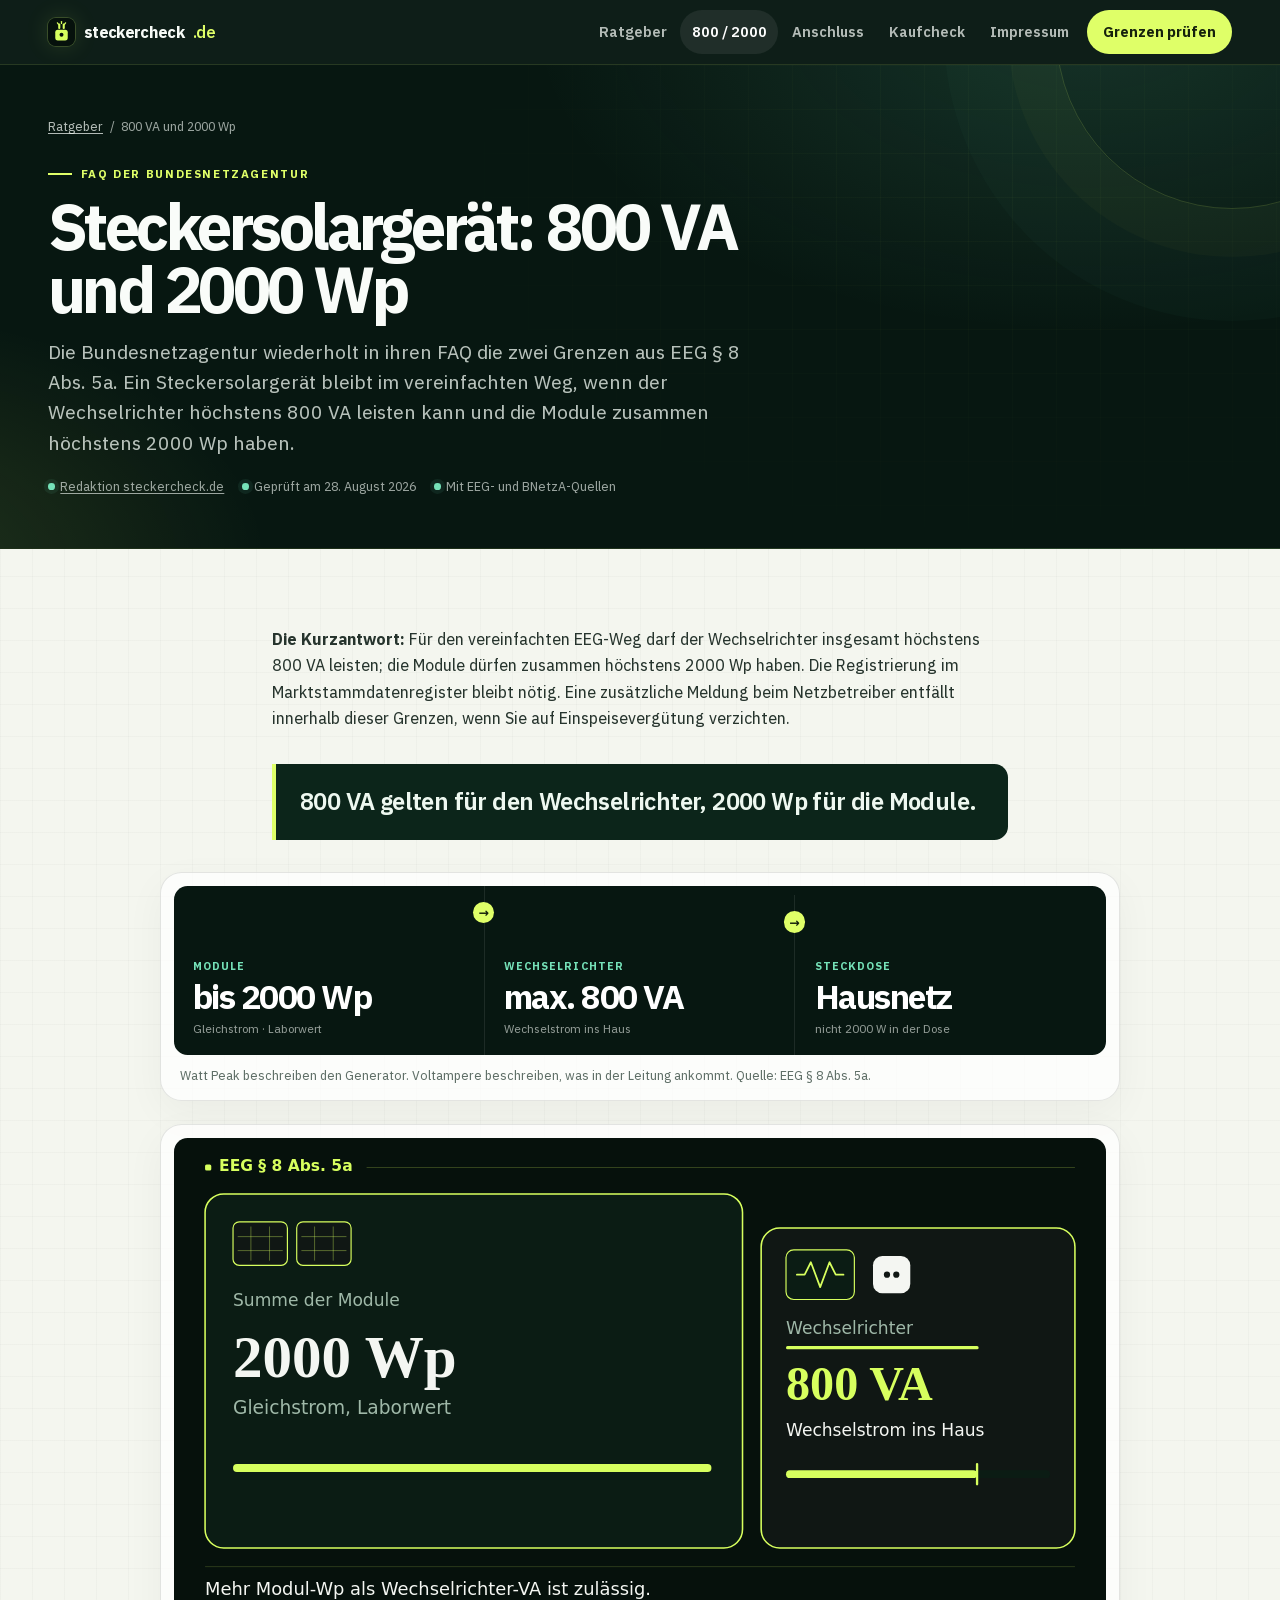
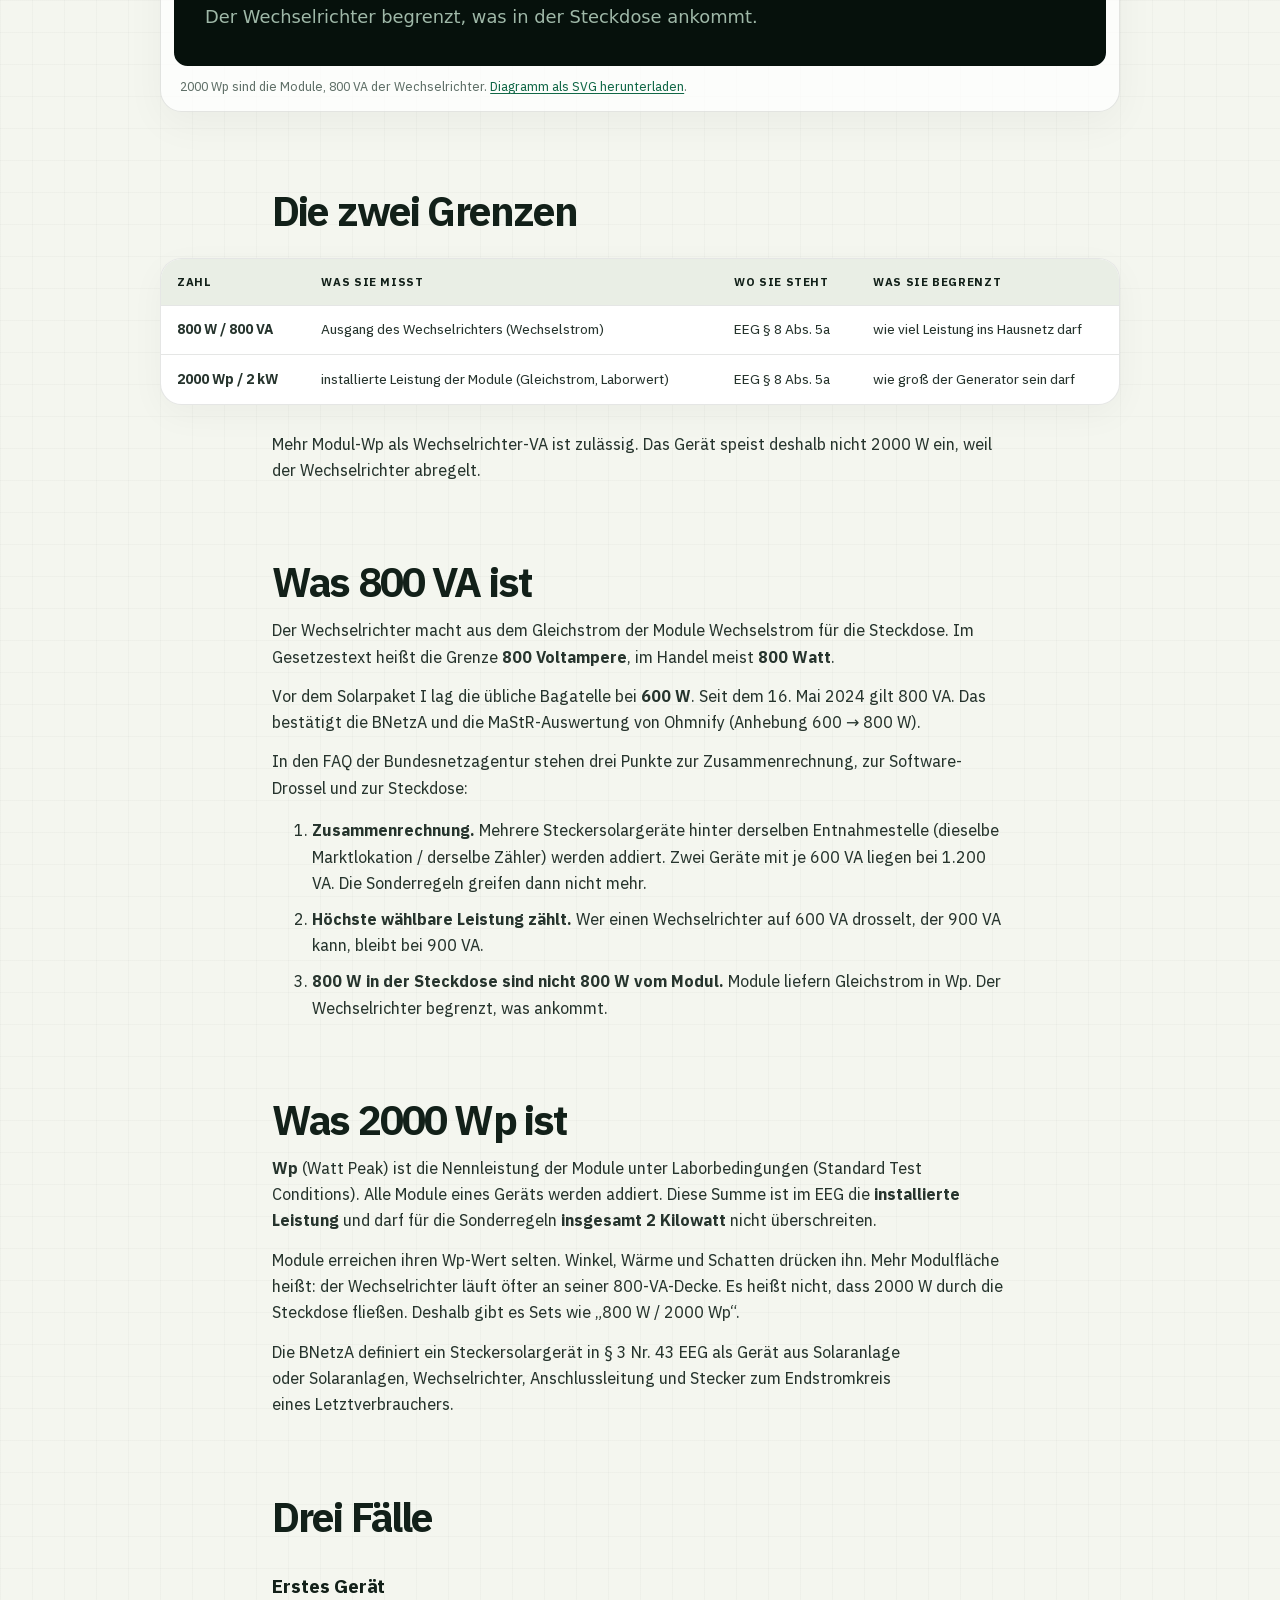
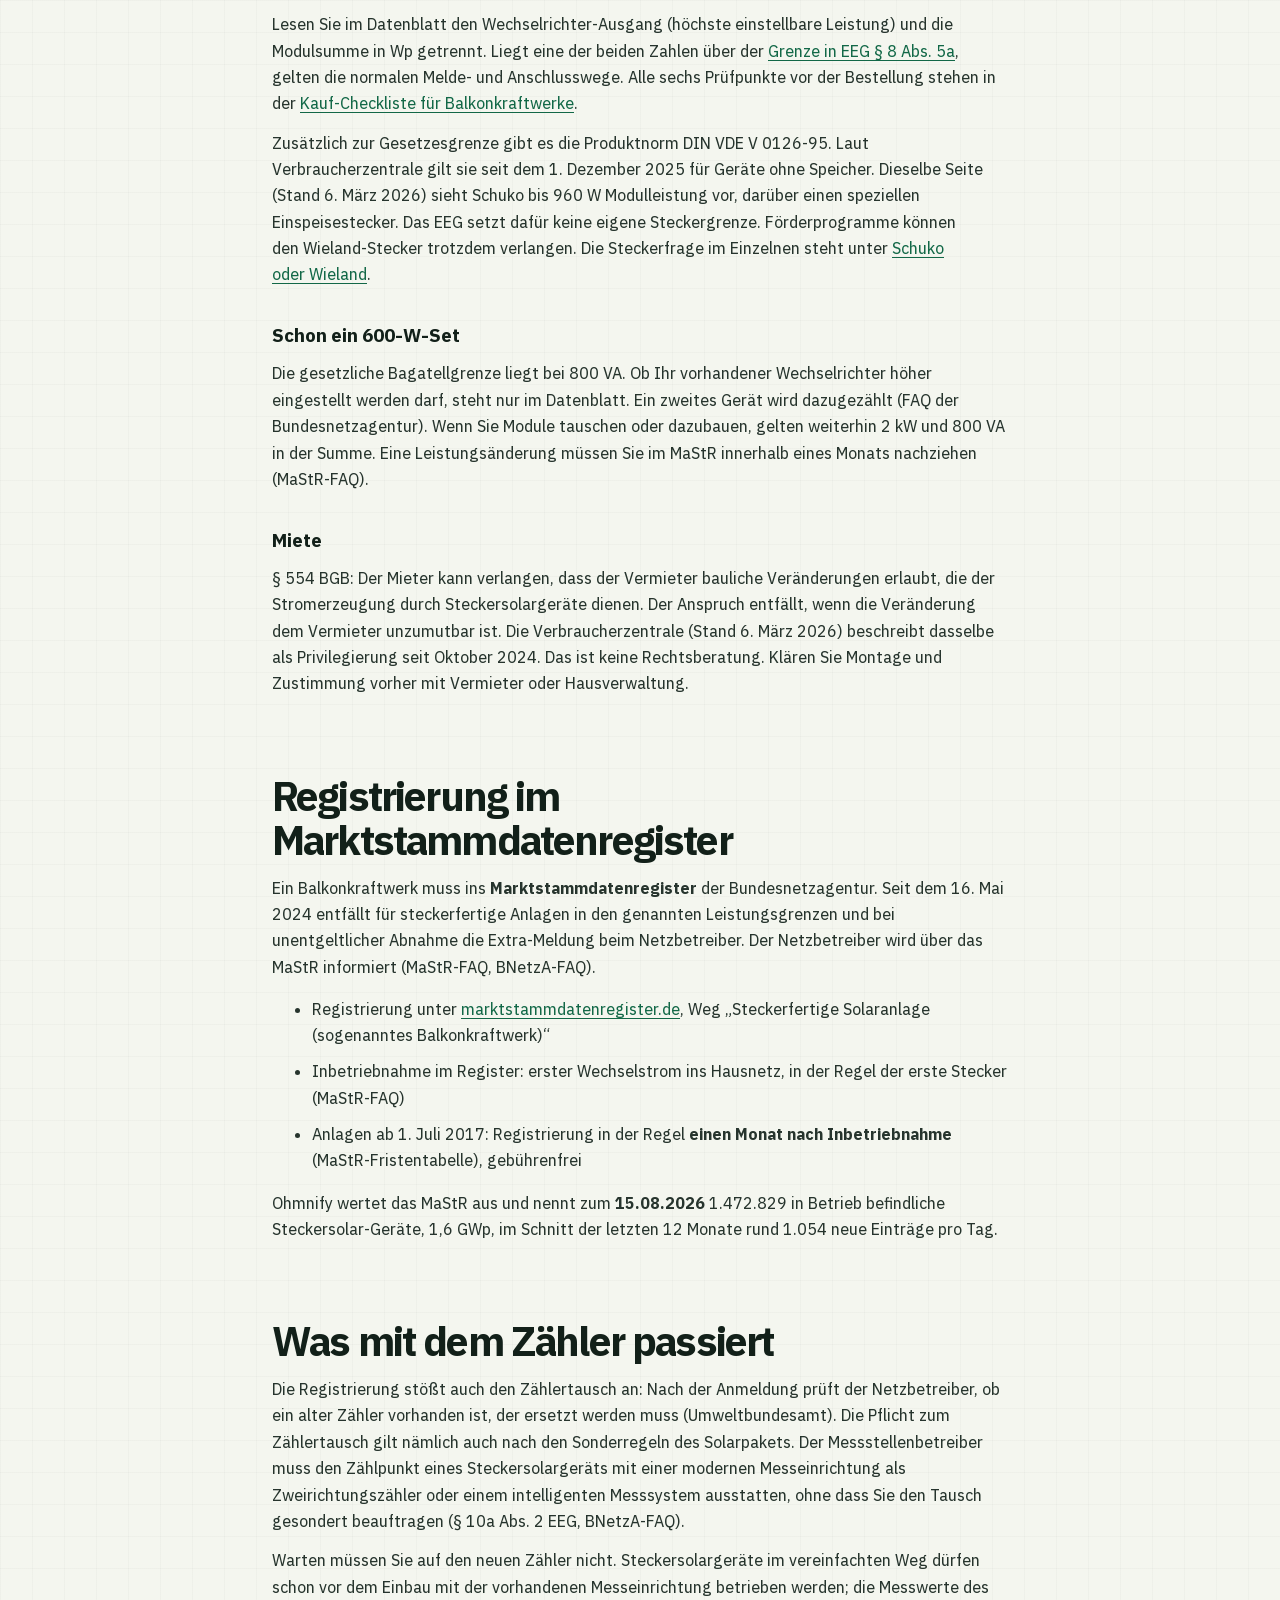
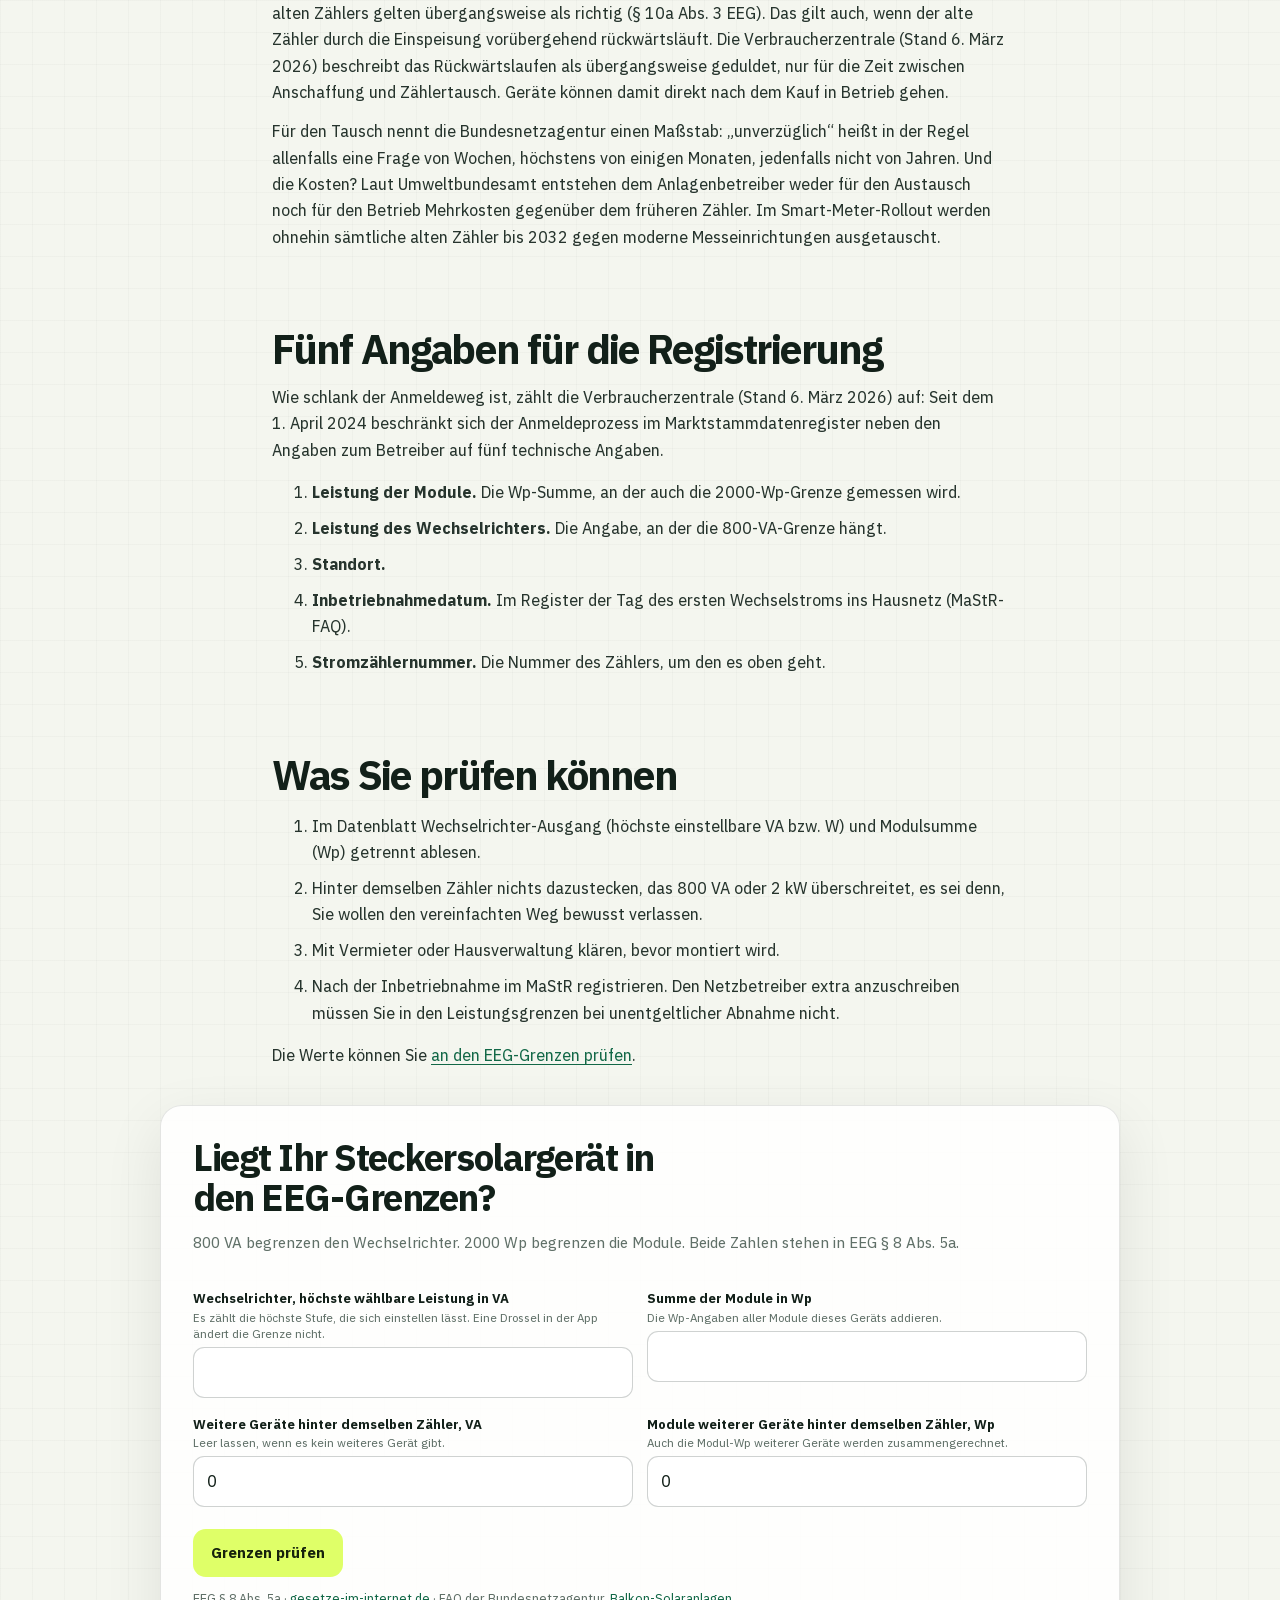
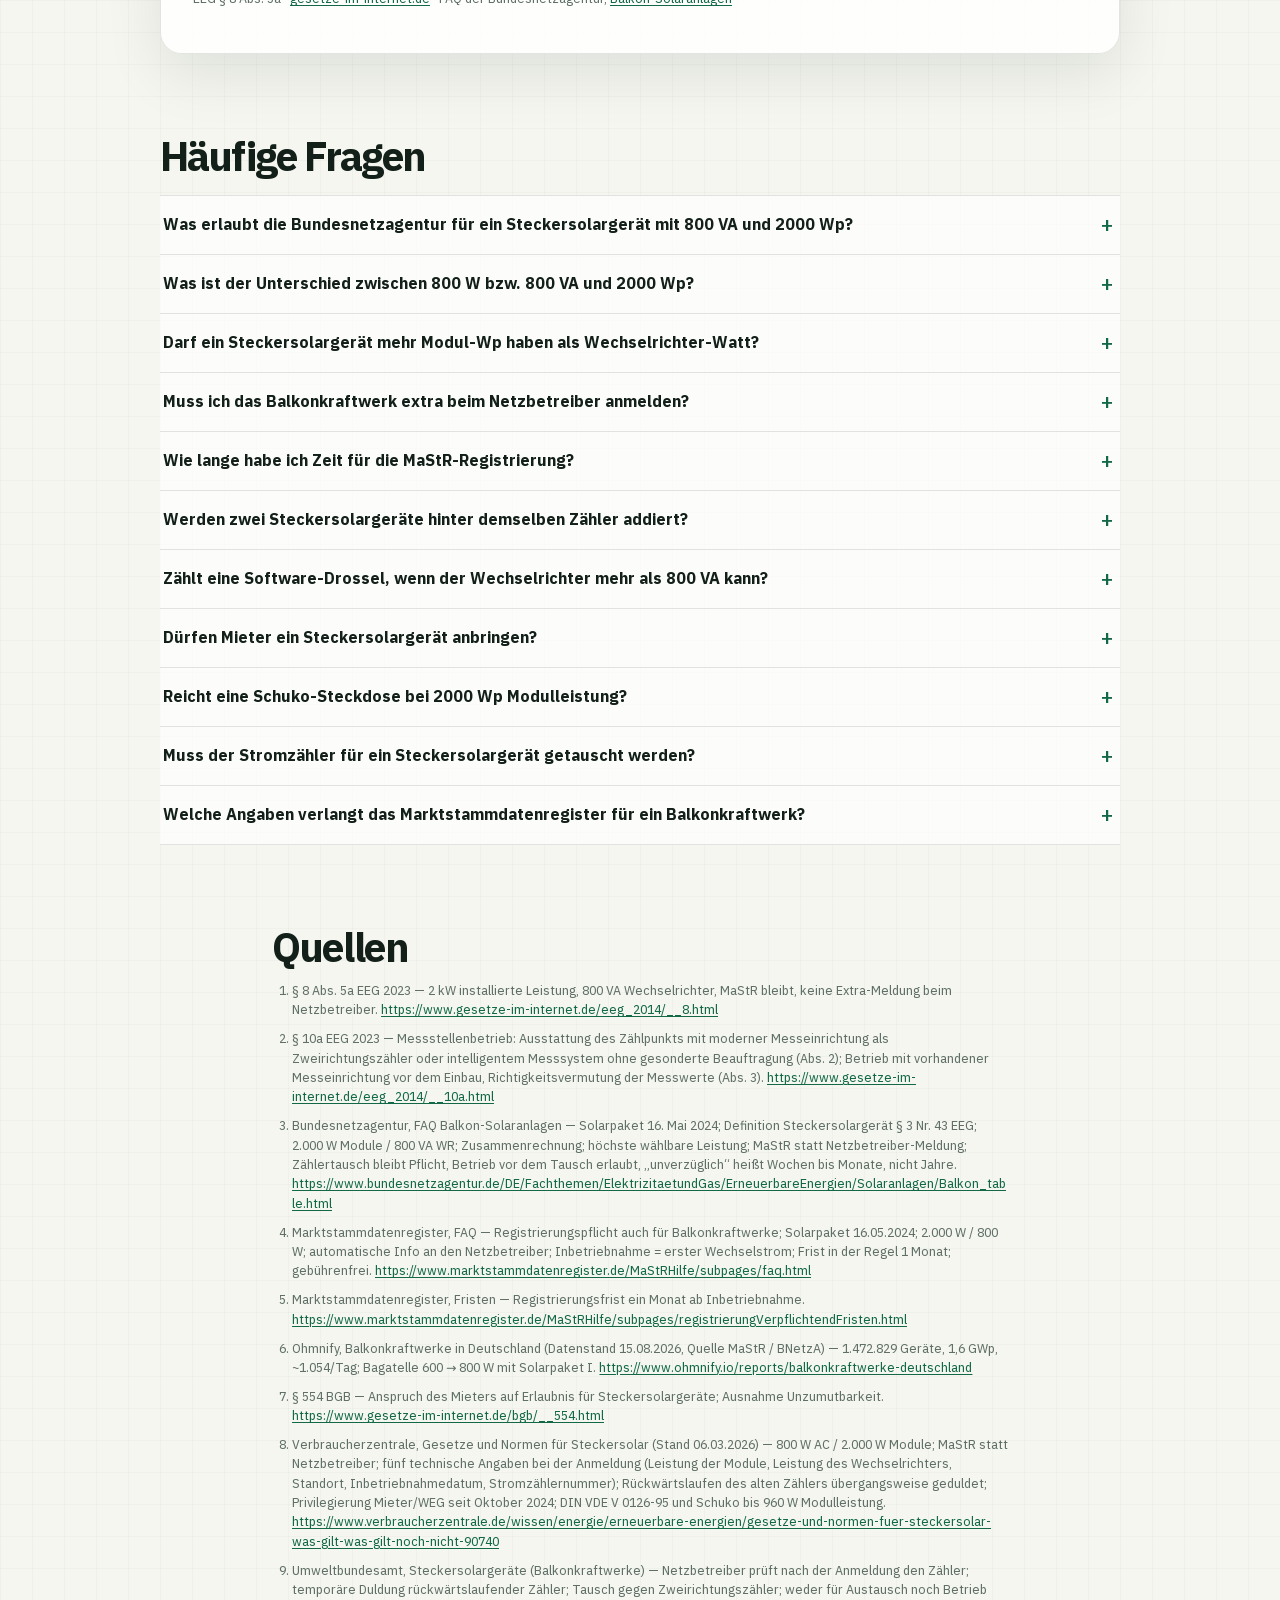
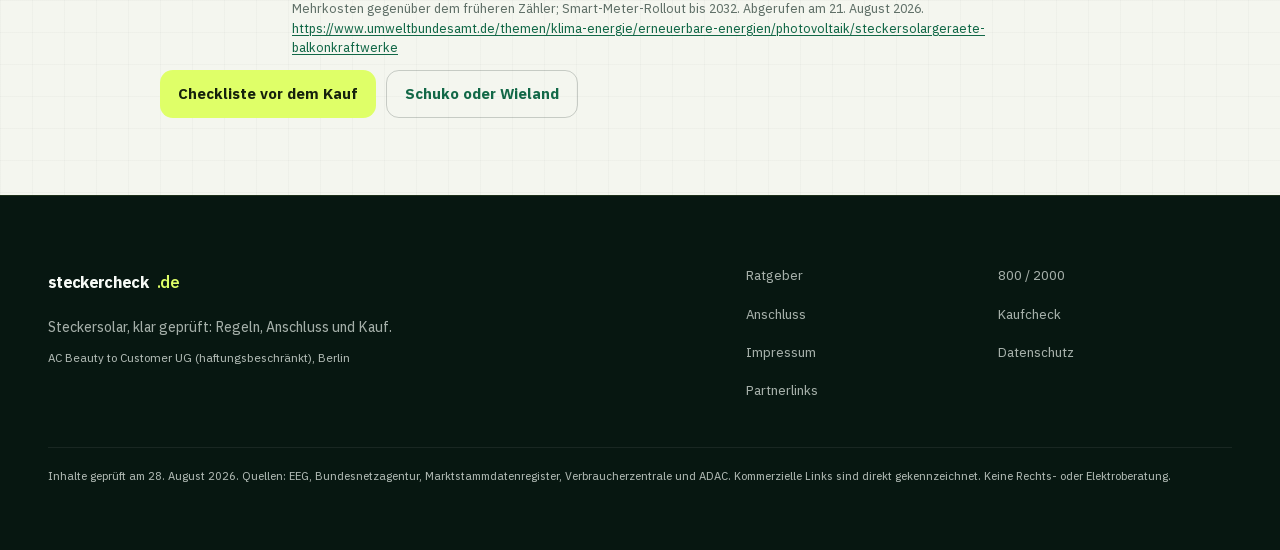
<file: 800-watt-2000-wp.html>
<!DOCTYPE html>
<html lang="de">
<head>
  <meta charset="utf-8">
  <meta name="viewport" content="width=device-width, initial-scale=1">
  <title>Steckersolargerät 800 VA und 2000 Wp laut Bundesnetzagentur — steckercheck.de</title>
  <meta name="description" content="Die Bundesnetzagentur nennt für ein Steckersolargerät höchstens 800 VA am Wechselrichter und 2000 Wp an den Modulen (EEG § 8 Abs. 5a). Mit MaStR-Pflicht.">
  <link rel="canonical" href="https://steckercheck.de/800-watt-2000-wp">
  <meta property="og:title" content="Steckersolargerät 800 VA und 2000 Wp laut Bundesnetzagentur">
  <meta property="og:description" content="Die Bundesnetzagentur nennt für ein Steckersolargerät höchstens 800 VA am Wechselrichter und 2000 Wp an den Modulen (EEG § 8 Abs. 5a). Mit MaStR-Pflicht.">
  <meta property="og:url" content="https://steckercheck.de/800-watt-2000-wp">
  <meta property="og:locale" content="de_DE">
  <meta property="og:type" content="article">
  <meta property="og:site_name" content="steckercheck.de">
  <meta property="og:image" content="https://steckercheck.de/og.jpg">
  <meta property="og:image:width" content="1200">
  <meta property="og:image:height" content="630">
  <meta property="og:image:alt" content="steckercheck.de — 800 VA Wechselrichter, 2000 Wp Module">
  <meta name="twitter:card" content="summary_large_image">
  <meta name="twitter:title" content="Steckersolargerät 800 VA und 2000 Wp laut Bundesnetzagentur">
  <meta name="twitter:description" content="Die Bundesnetzagentur nennt für ein Steckersolargerät höchstens 800 VA am Wechselrichter und 2000 Wp an den Modulen (EEG § 8 Abs. 5a). Mit MaStR-Pflicht.">
  <meta name="twitter:image" content="https://steckercheck.de/og.jpg">
  <link rel="icon" href="favicon.svg" type="image/svg+xml">
  <link rel="apple-touch-icon" href="apple-touch-icon.png">
  <meta name="theme-color" content="#071711">
  <meta name="robots" content="index,follow,max-image-preview:large">
  <meta name="author" content="AC Beauty to Customer UG (haftungsbeschränkt)">
  <meta name="geo.region" content="DE">
  <meta name="geo.placename" content="Berlin">
  <link rel="alternate" hreflang="de" href="https://steckercheck.de/800-watt-2000-wp">
  <link rel="alternate" hreflang="de-DE" href="https://steckercheck.de/800-watt-2000-wp">
  <link rel="alternate" hreflang="x-default" href="https://steckercheck.de/800-watt-2000-wp">
  <link rel="preload" href="fonts/ibm-plex-sans.woff2" as="font" type="font/woff2" crossorigin>
  <style>
/* steckercheck.de — editorial solar workbench */
@font-face {
  font-family: "IBM Plex Sans";
  src: url("fonts/ibm-plex-sans.woff2") format("woff2");
  font-weight: 100 900;
  font-style: normal;
  font-display: swap;
}

:root {
  --void: #071711;
  --void-2: #0c251a;
  --paper: #f4f6ef;
  --paper-2: #e9eee5;
  --card: #fff;
  --ink: #122019;
  --mist: #607068;
  --line: rgba(18, 32, 25, .11);
  --line-strong: rgba(18, 32, 25, .2);
  --lime: #dfff68;
  --lime-ink: #15210c;
  --mint: #75e1b8;
  --forest: #126847;
  --forest-dark: #0b4b34;
  --radius: 1.35rem;
  --radius-sm: .85rem;
  --max: 74rem;
  --read: 46rem;
  --rail: 60rem;
  --gutter: clamp(1rem, 4.6vw, 1.75rem);
  --sans: "IBM Plex Sans", ui-sans-serif, system-ui, -apple-system, BlinkMacSystemFont, "Segoe UI", sans-serif;
  --display: "IBM Plex Sans", ui-sans-serif, system-ui, sans-serif;
  --header-h: 4rem;
  --touch: 44px;
  --shadow: 0 20px 60px rgba(7, 23, 17, .09);
}

*, *::before, *::after { box-sizing: border-box; }
html {
  font-size: 100%;
  scroll-behavior: smooth;
  scroll-padding-top: calc(var(--header-h) + 1rem);
  -webkit-text-size-adjust: 100%;
  overflow-x: clip;
}
body {
  margin: 0;
  min-height: 100vh;
  display: flex;
  flex-direction: column;
  color: var(--ink);
  background:
    linear-gradient(rgba(18, 32, 25, .024) 1px, transparent 1px),
    linear-gradient(90deg, rgba(18, 32, 25, .024) 1px, transparent 1px),
    var(--paper);
  background-size: 32px 32px;
  font-family: var(--sans);
  font-weight: 430;
  line-height: 1.65;
  overflow-x: clip;
}
main { flex: 1; }
img, svg { max-width: 100%; height: auto; }
h1, h2, h3, p { text-wrap: pretty; }
h1, h2, h3 { overflow-wrap: break-word; }
::selection { color: var(--lime-ink); background: var(--lime); }
a { color: var(--forest); text-decoration-thickness: .08em; text-underline-offset: .18em; }
a:hover { color: var(--forest-dark); }
:focus-visible { outline: 3px solid #bde93e; outline-offset: 3px; }

.skip {
  position: fixed;
  top: .65rem;
  left: var(--gutter);
  z-index: 100;
  min-height: var(--touch);
  display: inline-flex;
  align-items: center;
  padding: .55rem .9rem;
  color: var(--lime-ink);
  background: var(--lime);
  border-radius: 999px;
  font-weight: 750;
  text-decoration: none;
  transform: translateY(-160%);
  transition: transform 160ms ease;
}
.skip:focus { transform: translateY(0); }
.wrap { width: min(var(--max), calc(100% - 2 * var(--gutter))); margin-inline: auto; }
.wrap.narrow { width: min(var(--read), calc(100% - 2 * var(--gutter))); }

/* Header */
.site-header {
  position: sticky;
  top: 0;
  z-index: 50;
  min-height: var(--header-h);
  padding-top: env(safe-area-inset-top, 0);
  color: #f5faf5;
  background: rgba(7, 23, 17, .97);
  border-bottom: 1px solid rgba(223, 255, 104, .12);
}
.site-header-inner {
  width: min(var(--max), calc(100% - 2 * var(--gutter)));
  min-height: var(--header-h);
  margin-inline: auto;
  display: flex;
  align-items: center;
  justify-content: space-between;
  gap: 1rem;
}
.wordmark {
  min-height: var(--touch);
  min-width: 0;
  display: inline-flex;
  align-items: center;
  gap: .55rem;
  color: #f7fbf7;
  font-size: 1.02rem;
  font-weight: 760;
  letter-spacing: -.04em;
  text-decoration: none;
  white-space: nowrap;
}
.wordmark:hover { color: #fff; }
.wordmark span { color: var(--lime); font-weight: 560; }
.brand-mark {
  width: 1.7rem;
  height: 1.7rem;
  flex: 0 0 auto;
  border-radius: .5rem;
  box-shadow: 0 0 0 1px rgba(223, 255, 104, .18), 0 0 24px rgba(223, 255, 104, .13);
}
.nav { display: flex; align-items: center; gap: .12rem; }
.nav a {
  min-height: var(--touch);
  display: inline-flex;
  align-items: center;
  padding: .5rem .72rem;
  color: rgba(245, 250, 245, .72);
  border-radius: 999px;
  font-size: .9rem;
  font-weight: 610;
  text-decoration: none;
  transition: color 150ms ease, background 150ms ease;
}
.nav a:hover, .nav a[aria-current="page"] { color: #fff; background: rgba(255, 255, 255, .075); }
.nav .nav-cta {
  margin-left: .3rem;
  padding-inline: 1rem;
  color: var(--lime-ink);
  background: var(--lime);
  font-weight: 760;
}
.nav .nav-cta:hover { color: var(--lime-ink); background: #e7ff8b; }
.menu { position: static; display: none; flex: 0 0 auto; }
.menu summary {
  min-width: var(--touch);
  min-height: var(--touch);
  display: inline-flex;
  align-items: center;
  justify-content: center;
  padding: 0 .9rem;
  color: #f6faf6;
  border: 1px solid rgba(255, 255, 255, .15);
  border-radius: 999px;
  cursor: pointer;
  font-size: .9rem;
  font-weight: 700;
  list-style: none;
}
.menu summary::-webkit-details-marker { display: none; }

/* Controls */
.actions, .cta-row { display: flex; flex-wrap: wrap; align-items: center; gap: .65rem; }
.actions { margin-top: 1.35rem; }
.btn, .btn-primary, .btn-ghost, .partner-link, button {
  min-height: 48px;
  display: inline-flex;
  align-items: center;
  justify-content: center;
  gap: .45rem;
  padding: .72rem 1.12rem;
  border: 0;
  border-radius: .8rem;
  font: inherit;
  font-size: .93rem;
  font-weight: 750;
  line-height: 1.2;
  text-decoration: none;
  cursor: pointer;
  transition: transform 150ms ease, background 150ms ease;
}
.btn, .btn-primary, button { color: var(--lime-ink); background: var(--lime); }
.btn:hover, .btn-primary:hover, button:hover { color: var(--lime-ink); background: #e8ff91; transform: translateY(-1px); }
.btn-ghost { color: #f5faf5; background: rgba(255, 255, 255, .055); border: 1px solid rgba(255, 255, 255, .16); }
.btn-ghost:hover { color: #fff; background: rgba(255, 255, 255, .1); }

/* Hero */
.stage, .page-hero {
  position: relative;
  isolation: isolate;
  overflow: hidden;
  color: #f5faf5;
  background:
    radial-gradient(60rem 34rem at 85% -10%, rgba(117, 225, 184, .14), transparent 58%),
    radial-gradient(46rem 30rem at -10% 105%, rgba(223, 255, 104, .13), transparent 54%),
    var(--void);
  border-bottom: 1px solid rgba(223, 255, 104, .1);
}
.stage { padding: clamp(2.1rem, 5vw, 4.8rem) 0 clamp(2.2rem, 5vw, 4.4rem); }
.page-hero { padding: clamp(2rem, 4vw, 3.6rem) 0 clamp(2rem, 4vw, 3.2rem); }
.page-hero.compact { padding-block: clamp(2rem, 4vw, 3rem); }
.stage::before, .page-hero::before {
  content: "";
  position: absolute;
  z-index: -1;
  inset: 0;
  opacity: .72;
  background-image:
    linear-gradient(rgba(223, 255, 104, .045) 1px, transparent 1px),
    linear-gradient(90deg, rgba(223, 255, 104, .045) 1px, transparent 1px);
  background-size: 44px 44px;
  -webkit-mask-image: radial-gradient(48rem 34rem at 76% 24%, #000, transparent 74%);
  mask-image: radial-gradient(48rem 34rem at 76% 24%, #000, transparent 74%);
}
.stage::after, .page-hero::after {
  content: "";
  position: absolute;
  z-index: -1;
  width: 22rem;
  aspect-ratio: 1;
  top: -13rem;
  right: -8rem;
  border: 1px solid rgba(223, 255, 104, .16);
  border-radius: 50%;
  box-shadow: 0 0 0 3rem rgba(223, 255, 104, .025), 0 0 0 7rem rgba(117, 225, 184, .018);
}
.stage-inner, .page-hero-inner {
  position: relative;
  width: min(var(--max), calc(100% - 2 * var(--gutter)));
  margin-inline: auto;
}
.stage-inner {
  display: grid;
  grid-template-columns: minmax(0, 1.02fr) minmax(19rem, .98fr);
  align-items: center;
  gap: clamp(2rem, 5vw, 4.5rem);
}
.stage-copy { max-width: 41rem; }
.eyebrow {
  margin: 0 0 .85rem;
  display: inline-flex;
  align-items: center;
  gap: .55rem;
  color: var(--lime);
  font-size: .72rem;
  font-weight: 780;
  letter-spacing: .14em;
  line-height: 1.35;
  text-transform: uppercase;
}
.eyebrow::before { content: ""; width: 1.5rem; height: 2px; background: currentColor; }
.stage h1, .page-hero h1 {
  margin: 0 0 1rem;
  max-width: 18ch;
  color: #f9fcf9;
  font-family: var(--display);
  font-size: clamp(2.25rem, 6vw, 5.15rem);
  font-weight: 720;
  letter-spacing: -.055em;
  line-height: .98;
  hyphens: manual;
}
.page-hero h1 { max-width: 21ch; font-size: clamp(2.2rem, 5vw, 4.3rem); }
.stage h1 { overflow-wrap: normal; word-break: normal; hyphens: none; }
@media (min-width: 901px) {
  .stage h1 { font-size: clamp(3.5rem, 5.25vw, 4.35rem); }
}
.stage .lede, .page-hero .lede {
  max-width: 46rem;
  margin: 0;
  color: rgba(239, 247, 241, .76);
  font-size: clamp(1.04rem, 2.1vw, 1.2rem);
  line-height: 1.58;
}
.page-hero .lede { margin-bottom: 1rem; }
.chips { margin: 1.15rem 0 0; display: flex; flex-wrap: wrap; gap: .45rem; }
.chip {
  padding: .38rem .68rem;
  color: rgba(244, 250, 245, .76);
  background: rgba(255, 255, 255, .045);
  border: 1px solid rgba(255, 255, 255, .11);
  border-radius: 999px;
  font-size: .73rem;
  font-weight: 590;
  line-height: 1.3;
}
.breadcrumbs {
  margin: 0 0 1.2rem;
  display: flex;
  flex-wrap: wrap;
  align-items: center;
  gap: .42rem;
  color: rgba(244, 250, 245, .62);
  font-size: .78rem;
}
.breadcrumbs a { color: rgba(244, 250, 245, .72); }
.article-meta, .proof-row {
  margin-top: 1.15rem;
  display: flex;
  flex-wrap: wrap;
  gap: .5rem 1.1rem;
  color: rgba(244, 250, 245, .62);
  font-size: .78rem;
}
.article-meta a, .proof-row a { color: inherit; }
.article-meta span, .proof-row span { display: inline-flex; align-items: center; gap: .35rem; }
.article-meta span::before, .proof-row span::before {
  content: "";
  width: .42rem;
  height: .42rem;
  flex: 0 0 auto;
  border-radius: 50%;
  background: var(--mint);
  box-shadow: 0 0 0 4px rgba(117, 225, 184, .08);
}
.hero-fig {
  position: relative;
  margin: 0;
  display: grid;
  grid-template-columns: 1fr 1fr;
  gap: .65rem;
  overflow: hidden;
  background: rgba(12, 37, 26, .78);
  border: 1px solid rgba(223, 255, 104, .2);
  border-radius: 1.35rem;
  box-shadow: 0 32px 90px rgba(0, 0, 0, .28);
}
.hero-fig::before {
  content: "Systemübersicht";
  position: absolute;
  z-index: 2;
  top: .7rem;
  left: .75rem;
  padding: .28rem .55rem;
  color: rgba(245, 250, 245, .72);
  background: rgba(7, 23, 17, .8);
  border: 1px solid rgba(255, 255, 255, .1);
  border-radius: 999px;
  font-size: .65rem;
  font-weight: 680;
  letter-spacing: .08em;
  text-transform: uppercase;
}
.hero-fig img {
  width: 100%;
  display: block;
  grid-column: 1 / -1;
  aspect-ratio: 1400 / 933;
  object-fit: cover;
  object-position: center 62%;
  background: #0b2017;
}
.num-card {
  margin: 0 0 .65rem .65rem;
  padding: .9rem 1rem;
  background: rgba(7, 23, 17, .74);
  border: 1px solid rgba(223, 255, 104, .17);
  border-radius: .85rem;
}
.num-card.two { margin-left: 0; }
.num-card strong {
  display: block;
  color: var(--lime);
  font-size: clamp(1.75rem, 4.2vw, 2.7rem);
  font-weight: 720;
  letter-spacing: -.06em;
  line-height: .95;
}
.num-card span {
  display: block;
  margin-top: .3rem;
  color: rgba(239, 247, 241, .66);
  font-size: .7rem;
  font-weight: 560;
  line-height: 1.3;
}

/* Partner modules */
.ad-banner {
  margin: 1.35rem 0 0;
  padding: .95rem;
  display: grid;
  grid-template-columns: minmax(0, 1fr) auto;
  align-items: center;
  gap: 1rem;
  color: var(--ink);
  background: #f7f8f2;
  border: 1px solid rgba(18, 104, 71, .2);
  border-radius: 1rem;
  box-shadow: inset 3px 0 0 var(--lime);
  font-size: .86rem;
  line-height: 1.45;
}
.stage .ad-banner, .page-hero .ad-banner {
  color: #f4faf5;
  background: rgba(255, 255, 255, .055);
  border-color: rgba(223, 255, 104, .22);
}
.ad-banner p { margin: 0; max-width: none; }
.ad-banner p + p { margin-top: .24rem; }
.ad-label, .disclosure-kicker {
  color: var(--forest);
  font-size: .68rem;
  font-weight: 800;
  letter-spacing: .11em;
  text-transform: uppercase;
}
.ad-banner strong { color: inherit; font-size: .98rem; letter-spacing: -.01em; text-transform: none; }
.stage .ad-label, .page-hero .ad-label { color: var(--lime); }
.affiliate-note { margin-top: .4rem !important; color: var(--mist); font-size: .67rem; line-height: 1.35; }
.stage .affiliate-note, .page-hero .affiliate-note { color: rgba(244, 250, 245, .56); }
.partner-link {
  min-height: 44px;
  padding-inline: .9rem;
  color: var(--lime-ink) !important;
  background: var(--lime);
  white-space: nowrap;
}
.partner-link:hover { background: #eaff99; transform: translateY(-1px); }

/* Homepage */
.band { padding: clamp(3rem, 7vw, 6.5rem) 0; }
.band-inner { width: min(var(--max), calc(100% - 2 * var(--gutter))); margin-inline: auto; }
.band-inner > h2, .section-heading {
  margin: 0 0 1.35rem;
  max-width: 18ch;
  font-size: clamp(1.75rem, 4vw, 3.15rem);
  font-weight: 690;
  letter-spacing: -.045em;
  line-height: 1.05;
}
.frame {
  margin: 1.4rem 0;
  padding: .8rem;
  overflow: hidden;
  background: rgba(255, 255, 255, .72);
  border: 1px solid var(--line);
  border-radius: var(--radius);
  box-shadow: 0 12px 40px rgba(7, 23, 17, .045);
}
.frame > img { width: 100%; display: block; border-radius: calc(var(--radius) - .5rem); }
.frame figcaption { padding: .7rem .4rem .15rem; color: var(--mist); font-size: .78rem; line-height: 1.5; }
.flow {
  margin: 0;
  padding: 0;
  display: grid;
  grid-template-columns: repeat(3, 1fr);
  overflow: hidden;
  color: #f4faf5;
  background: var(--void);
  border-radius: calc(var(--radius) - .5rem);
  list-style: none;
}
.flow li {
  position: relative;
  min-height: 10rem;
  padding: 1.2rem;
  display: flex;
  flex-direction: column;
  justify-content: flex-end;
  border-right: 1px solid rgba(255, 255, 255, .09);
}
.flow li:last-child { border-right: 0; }
.flow li:not(:last-child)::after {
  content: "→";
  position: absolute;
  z-index: 2;
  top: 1rem;
  right: -.68rem;
  width: 1.35rem;
  height: 1.35rem;
  display: grid;
  place-items: center;
  color: var(--lime-ink);
  background: var(--lime);
  border-radius: 50%;
  font-size: .78rem;
  font-weight: 800;
}
.flow-label { color: var(--mint); font-size: .68rem; font-weight: 780; letter-spacing: .1em; text-transform: uppercase; }
.flow strong { margin-top: .25rem; color: #fff; font-size: clamp(1.4rem, 3vw, 2.1rem); font-weight: 690; letter-spacing: -.045em; line-height: 1; }
.flow-meta { margin-top: .45rem; color: rgba(244, 250, 245, .58); font-size: .72rem; line-height: 1.35; }
.bento { margin-top: 1.6rem; display: grid; grid-template-columns: repeat(3, 1fr); gap: .8rem; }
.tile {
  min-height: 13rem;
  padding: 1.3rem;
  background: rgba(255, 255, 255, .76);
  border: 1px solid var(--line);
  border-radius: var(--radius);
}
.tile.wide {
  grid-row: span 2;
  color: #f3f9f4;
  background: radial-gradient(25rem 18rem at 90% 0, rgba(223, 255, 104, .14), transparent 56%), var(--void-2);
  border-color: rgba(223, 255, 104, .13);
}
.tile h3 { margin: 0 0 .65rem; font-size: 1.05rem; line-height: 1.25; }
.tile.wide h3 { color: var(--lime); font-size: clamp(1.45rem, 3vw, 2.2rem); letter-spacing: -.04em; }
.tile p { margin: 0; color: var(--mist); font-size: .9rem; }
.tile.wide p { color: rgba(242, 249, 243, .72); }
.paths { margin-top: clamp(2.3rem, 6vw, 4.5rem); display: grid; grid-template-columns: repeat(3, 1fr); gap: .85rem; }
.path-card {
  min-height: 13rem;
  padding: 1.4rem;
  display: flex;
  flex-direction: column;
  justify-content: space-between;
  color: var(--ink);
  background: var(--card);
  border: 1px solid var(--line);
  border-radius: var(--radius);
  text-decoration: none;
  box-shadow: 0 14px 40px rgba(7, 23, 17, .05);
  transition: transform 180ms ease, border-color 180ms ease, box-shadow 180ms ease;
}
.path-card:hover { color: var(--ink); border-color: rgba(18, 104, 71, .3); box-shadow: var(--shadow); transform: translateY(-3px); }
.path-card h2 { margin: 0 0 .55rem; max-width: 15ch; font-size: clamp(1.35rem, 3vw, 2rem); letter-spacing: -.035em; line-height: 1.1; }
.path-card p { margin: 0; max-width: 31rem; color: var(--mist); font-size: .9rem; }
.path-go { margin-top: 1.2rem; display: inline-flex; align-items: center; gap: .45rem; color: var(--forest); font-size: .85rem; font-weight: 740; }
.path-go::after { content: "→"; }
.statline {
  margin: 1.6rem 0 0;
  padding: 1.1rem 1.2rem;
  color: var(--mist);
  background: rgba(255, 255, 255, .56);
  border: 1px solid var(--line);
  border-radius: 1rem;
  font-size: .82rem;
}

/* Editorial body */
.page, .prose, .dossier { margin-block: clamp(2.4rem, 6vw, 5.2rem); }
.prose, .dossier { color: #26342d; font-size: clamp(1rem, 1.2vw, 1.06rem); }
.prose > *, .dossier > * { max-width: var(--read); margin-inline: auto; }
/* One shared module rail (--rail) so tables, frames, FAQ & co. render the same width on every page */
:is(.prose, .dossier) > :is(.frame, .table-wrap, .split-limits, .split-plug, .limit-check,
.anatomy, .protocol, .price-note, .shop-types, .faq, .cta-row, nav, .ad-banner) { max-width: var(--rail); }
.prose > h2, .dossier > h2, .page h2 {
  margin-top: clamp(2.7rem, 7vw, 4.8rem);
  margin-bottom: .75rem;
  color: var(--ink);
  font-size: clamp(1.65rem, 4vw, 2.55rem);
  font-weight: 690;
  letter-spacing: -.045em;
  line-height: 1.08;
}
.prose > h3, .dossier > h3 { margin-top: 2.2rem; margin-bottom: .5rem; color: var(--ink); font-size: 1.18rem; line-height: 1.3; }
.prose p, .dossier p, .page p { margin-top: .8rem; margin-bottom: .8rem; }
.prose li + li, .dossier li + li { margin-top: .6rem; }
.pull {
  margin-block: 2rem;
  padding: 1.35rem 1.5rem;
  color: #eef8f0;
  background: var(--void-2);
  border: 0;
  border-left: 4px solid var(--lime);
  border-radius: 0 var(--radius-sm) var(--radius-sm) 0;
}
.pull p { margin: 0; color: inherit; font-size: clamp(1.15rem, 2.6vw, 1.5rem); font-weight: 620; letter-spacing: -.025em; line-height: 1.38; }
.toc {
  margin: 0 0 2.4rem;
  padding: .85rem;
  display: grid;
  grid-template-columns: repeat(4, 1fr);
  gap: .45rem;
  counter-reset: toc;
  background: rgba(255, 255, 255, .72);
  border: 1px solid var(--line);
  border-radius: var(--radius);
  list-style: none;
}
.toc li { margin: 0; counter-increment: toc; }
.toc a {
  min-height: 100%;
  display: flex;
  flex-direction: column;
  padding: .75rem;
  color: var(--ink);
  background: rgba(244, 246, 239, .75);
  border-radius: .8rem;
  font-size: .79rem;
  font-weight: 650;
  line-height: 1.35;
  text-decoration: none;
}
.toc a::before { content: "0" counter(toc); margin-bottom: .25rem; color: var(--forest); font-size: .65rem; font-weight: 800; letter-spacing: .08em; }
.toc a:hover { color: var(--forest-dark); background: #fff; }
.table-wrap {
  margin-block: 1.6rem;
  overflow-x: auto;
  background: var(--card);
  border: 1px solid var(--line);
  border-radius: var(--radius);
  box-shadow: 0 10px 35px rgba(7, 23, 17, .04);
}
table { width: 100%; border-collapse: collapse; font-size: .86rem; line-height: 1.45; }
th, td { padding: .9rem 1rem; text-align: left; vertical-align: top; border-bottom: 1px solid var(--line); }
th { color: var(--ink); background: var(--paper-2); font-size: .71rem; font-weight: 780; letter-spacing: .055em; text-transform: uppercase; }
tr:last-child td { border-bottom: 0; }
.split-limits, .split-plug, .anatomy, .shop-types {
  margin-block: 1.5rem;
  display: grid;
  grid-template-columns: repeat(2, minmax(0, 1fr));
  gap: .85rem;
}
.limit-card, .plug-card, .anatomy-card, .shop-card {
  padding: 1.25rem;
  background: rgba(255, 255, 255, .78);
  border: 1px solid var(--line);
  border-radius: var(--radius);
}
.limit-card:first-child { color: #f1f8f2; background: var(--void-2); border-color: rgba(223, 255, 104, .16); }
.limit-card p, .plug-card p, .anatomy-card p, .shop-card p { margin: .45rem 0 0; color: var(--mist); font-size: .88rem; }
.limit-card:first-child p { color: rgba(241, 248, 242, .68); }
.limit-card .num { margin: 0; color: var(--forest); font-size: clamp(2rem, 5vw, 3.2rem); font-weight: 720; letter-spacing: -.06em; line-height: 1; }
.limit-card:first-child .num { color: var(--lime); }
.limit-card .sub { margin-top: .35rem; font-size: .72rem; font-weight: 720; letter-spacing: .06em; text-transform: uppercase; }
.plug-card h3, .anatomy-card h3, .shop-card h3 { margin: .4rem 0 0; color: var(--ink); font-size: 1.08rem; line-height: 1.28; }
.stamp {
  width: fit-content;
  margin: 0 !important;
  padding: .3rem .55rem;
  color: var(--forest) !important;
  background: rgba(18, 104, 71, .08);
  border-radius: 999px;
  font-size: .65rem !important;
  font-weight: 800;
  letter-spacing: .08em;
  text-transform: uppercase;
}
.protocol {
  margin-block: 1.6rem;
  padding: 0;
  display: grid;
  grid-template-columns: repeat(2, minmax(0, 1fr));
  gap: .85rem;
  counter-reset: protocol;
  list-style: none;
}
.protocol > li {
  position: relative;
  margin: 0;
  padding: 1.35rem;
  overflow: hidden;
  background: rgba(255, 255, 255, .8);
  border: 1px solid var(--line);
  border-radius: var(--radius);
  counter-increment: protocol;
}
.protocol > li::before { content: counter(protocol, decimal-leading-zero); display: block; margin-bottom: 1.1rem; color: var(--forest); font-size: .72rem; font-weight: 800; letter-spacing: .1em; }
.protocol h3 { margin: 0; color: var(--ink); font-size: 1.08rem; line-height: 1.28; }
.protocol p { margin: .55rem 0 0; color: var(--mist); font-size: .88rem; }
.price-note {
  margin-block: 1.5rem;
  padding: 1.35rem;
  color: #edf8f0;
  background: linear-gradient(135deg, rgba(223, 255, 104, .08), transparent 50%), var(--void-2);
  border: 1px solid rgba(223, 255, 104, .15);
  border-radius: var(--radius);
}
.price-note p { color: rgba(237, 248, 240, .74); }
.price-note p:first-child { color: var(--lime); font-weight: 700; }
.limit-check {
  margin-block: 2.3rem;
  padding: clamp(1.2rem, 4vw, 2rem);
  background: rgba(255, 255, 255, .84);
  border: 1px solid var(--line);
  border-radius: var(--radius);
  box-shadow: var(--shadow);
}
.limit-check h2 { margin: 0 0 .6rem; max-width: 22ch; color: var(--ink); font-size: clamp(1.5rem, 3.5vw, 2.3rem); letter-spacing: -.04em; line-height: 1.08; }
.limit-check .lede { color: var(--mist); font-size: .94rem; }
.limit-check form { margin-top: 1.4rem; display: grid; grid-template-columns: repeat(2, minmax(0, 1fr)); gap: .35rem .85rem; }
.limit-check .field { display: flex; flex-direction: column; }
.limit-check label { margin-top: .65rem; color: var(--ink); font-size: .82rem; font-weight: 700; }
.limit-check .hint { margin: 0; color: var(--mist); font-size: .72rem; line-height: 1.4; }
.limit-check input {
  width: 100%;
  min-height: 48px;
  margin-top: .3rem;
  padding: .7rem .8rem;
  color: var(--ink);
  background: #fff;
  border: 1px solid var(--line-strong);
  border-radius: .7rem;
  font: inherit;
}
.limit-check button { width: fit-content; margin-top: 1rem; grid-column: 1 / -1; }
.result { margin-top: 1rem; padding: 1rem; background: var(--paper-2); border-left: 4px solid var(--mist); border-radius: .7rem; }
.result[data-state="ok"] { background: rgba(23, 112, 77, .08); border-color: #17704d; }
.result[data-state="over"] { background: rgba(169, 67, 34, .08); border-color: #a94322; }
.result p { margin: 0; }
.result p + p { margin-top: .5rem; }
.sources { color: var(--mist); font-size: .78rem; line-height: 1.55; }
ol.sources { padding-left: 1.25rem; }
.sources a { overflow-wrap: anywhere; }
.faq { margin-block: clamp(2.6rem, 7vw, 5rem); }
.faq > h2, section.faq > h2 { margin: 0 0 1rem; color: var(--ink); font-size: clamp(1.65rem, 4vw, 2.55rem); letter-spacing: -.045em; line-height: 1.08; }
.faq-item { background: rgba(255, 255, 255, .72); border-top: 1px solid var(--line); }
.faq-item:last-child { border-bottom: 1px solid var(--line); }
.faq-item summary { min-height: 58px; padding: .95rem 2.5rem .95rem .2rem; display: flex; align-items: center; position: relative; cursor: pointer; list-style: none; }
.faq-item summary::-webkit-details-marker { display: none; }
.faq-item summary::after { content: "+"; position: absolute; right: .4rem; color: var(--forest); font-size: 1.4rem; font-weight: 450; }
.faq-item[open] summary::after { content: "−"; }
.faq-item h3 { margin: 0; color: var(--ink); font-size: 1rem; line-height: 1.4; }
.faq-item > p { margin: 0; padding: 0 2.5rem 1.1rem .2rem; color: var(--mist); font-size: .9rem; }
.cta-row { margin-top: 2.4rem; }
.prose .cta-row .btn-ghost, .dossier .cta-row .btn-ghost { color: var(--forest); background: transparent; border-color: var(--line-strong); }

/* Legal */
.page { padding-bottom: 1rem; }
.legal-block { margin-block: 1.5rem; display: grid; gap: .7rem; }
.legal-item {
  padding: 1.1rem;
  display: grid;
  grid-template-columns: 8rem 1fr;
  gap: 1rem;
  background: rgba(255, 255, 255, .72);
  border: 1px solid var(--line);
  border-radius: 1rem;
}
.legal-item dt { color: var(--forest); font-size: .72rem; font-weight: 800; letter-spacing: .08em; text-transform: uppercase; }
.legal-item dd { margin: 0; }
address { font-style: normal; }
.disclosure { margin-top: 1.5rem; padding: 1.1rem; background: rgba(223, 255, 104, .12); border: 1px solid rgba(18, 104, 71, .15); border-radius: 1rem; }
.disclosure p { margin: 0; }
.meta { color: var(--mist); font-size: .8rem; }
body.error { background: var(--void); }
body.error .page-hero { min-height: calc(100vh - var(--header-h)); display: flex; align-items: center; }

/* Footer */
.site-footer { padding: clamp(2.3rem, 5vw, 4rem) 0; color: rgba(240, 247, 241, .68); background: var(--void); border-top: 1px solid rgba(223, 255, 104, .1); }
.site-footer-inner { width: min(var(--max), calc(100% - 2 * var(--gutter))); margin-inline: auto; display: grid; grid-template-columns: 1.15fr .85fr; gap: 2.5rem; }
.footer-brand p { margin: .75rem 0 .25rem; max-width: 30rem; font-size: .88rem; }
.publisher { color: rgba(240, 247, 241, .72); font-size: .72rem; }
.footer-nav { display: grid; grid-template-columns: repeat(2, minmax(0, 1fr)); align-content: start; gap: .4rem 1.2rem; }
.footer-nav a { min-height: 32px; display: inline-flex; align-items: center; color: rgba(240, 247, 241, .68); font-size: .82rem; text-decoration: none; }
.footer-nav a:hover { color: var(--lime); }
.footer-meta { margin: 0; padding-top: 1.2rem; grid-column: 1 / -1; color: rgba(240, 247, 241, .72); border-top: 1px solid rgba(255, 255, 255, .07); font-size: .7rem; }

@media (max-width: 1000px) {
  .nav-legal { display: none !important; }
  .toc { grid-template-columns: repeat(3, 1fr); }
}
@media (max-width: 900px) {
  .site-header-inner > .nav { display: none; }
  .menu { display: block; }
  .menu .nav {
    position: absolute;
    z-index: 55;
    top: calc(var(--header-h) + env(safe-area-inset-top, 0px) + .4rem);
    right: var(--gutter);
    left: var(--gutter);
    padding: .5rem;
    display: none;
    flex-direction: column;
    align-items: stretch;
    background: rgba(7, 23, 17, .99);
    border: 1px solid rgba(255, 255, 255, .12);
    border-radius: 1rem;
    box-shadow: 0 24px 60px rgba(0, 0, 0, .32);
  }
  .menu[open] .nav { display: flex; }
  .menu .nav a { width: 100%; padding-inline: .85rem; }
  .stage-inner { grid-template-columns: 1fr; }
  .stage-copy { max-width: 44rem; }
  .hero-fig { width: min(38rem, 100%); }
  .bento { grid-template-columns: repeat(2, 1fr); }
  .paths { grid-template-columns: repeat(2, 1fr); }
  .tile.wide { grid-row: auto; grid-column: 1 / -1; min-height: auto; }
  .toc { grid-template-columns: repeat(2, 1fr); }
}
@media (max-width: 700px) {
  :root { --header-h: 3.75rem; }
  body { background-size: 24px 24px; }
  .stage { padding-top: 1.9rem; }
  .stage h1, .page-hero h1 { line-height: 1.02; }
  .actions > *, .cta-row > * { flex: 1 1 100%; }
  .ad-banner { grid-template-columns: 1fr; }
  .partner-link { width: 100%; white-space: normal; }
  .flow { grid-template-columns: 1fr; }
  .flow li { min-height: 7.8rem; border-right: 0; border-bottom: 1px solid rgba(255, 255, 255, .09); }
  .flow li:last-child { border-bottom: 0; }
  .flow li:not(:last-child)::after { content: "↓"; top: auto; right: 1rem; bottom: -.68rem; }
  .bento, .paths, .split-limits, .split-plug, .anatomy, .shop-types, .protocol, .limit-check form, .site-footer-inner { grid-template-columns: 1fr; }
  .tile.wide { grid-column: auto; }
  .toc { display: flex; gap: .45rem; overflow-x: auto; scroll-snap-type: x proximity; scrollbar-width: thin; }
  .toc li { min-width: 10rem; flex: 0 0 10rem; scroll-snap-align: start; }
  .table-wrap { overflow: visible; background: transparent; border: 0; box-shadow: none; }
  .table-wrap table, .table-wrap thead, .table-wrap tbody, .table-wrap tr, .table-wrap th, .table-wrap td { width: 100%; display: block; }
  .table-wrap thead { position: absolute; width: 1px; height: 1px; padding: 0; margin: -1px; overflow: hidden; clip: rect(0, 0, 0, 0); white-space: nowrap; border: 0; }
  .table-wrap tbody { display: grid; gap: .75rem; }
  .table-wrap tr { overflow: hidden; background: #fff; border: 1px solid var(--line); border-radius: 1rem; }
  .table-wrap td { position: relative; padding: .68rem .85rem .68rem 42%; min-height: 2.8rem; border-bottom: 1px solid var(--line); }
  .table-wrap td:last-child { border-bottom: 0; }
  .table-wrap td::before {
    content: attr(data-label);
    position: absolute;
    top: .72rem;
    left: .85rem;
    width: 36%;
    color: var(--forest);
    font-size: .64rem;
    font-weight: 790;
    letter-spacing: .04em;
    line-height: 1.3;
    text-transform: uppercase;
  }
  .limit-check label, .limit-check .hint, .limit-check input { grid-column: 1; }
  .legal-item { grid-template-columns: 1fr; gap: .35rem; }
  .footer-nav { grid-template-columns: repeat(2, 1fr); }
}
@media (max-width: 440px) {
  .stage-inner { width: 100%; }
  .stage-copy { width: calc(100% - 2 * var(--gutter)); margin-inline: auto; }
  .hero-fig { border-right: 0; border-left: 0; border-radius: 0; }
  .num-card { margin: 0 .45rem .45rem; }
  .num-card.two { margin-left: 0; }
  .frame { padding: .55rem; border-radius: 1rem; }
  .frame > img, .flow { border-radius: .7rem; }
}
@media (prefers-reduced-motion: no-preference) {
  .hero-fig::after {
    content: "";
    position: absolute;
    inset: -40% auto -40% -35%;
    width: 22%;
    pointer-events: none;
    background: linear-gradient(90deg, transparent, rgba(223, 255, 104, .08), transparent);
    transform: skewX(-12deg);
    animation: scan 8s ease-in-out infinite 1.2s;
  }
  @keyframes scan { 0%, 16% { left: -35%; } 48%, 100% { left: 125%; } }
}
@media (prefers-reduced-motion: reduce) {
  *, *::before, *::after {
    scroll-behavior: auto !important;
    animation-duration: .001ms !important;
    animation-iteration-count: 1 !important;
    transition-duration: .001ms !important;
  }
}
  </style>
  <link rel="stylesheet" href="print.css" media="print">
  <script type="application/ld+json">
{
  "@context": "https://schema.org",
  "@graph": [
    {
      "@type": "Article",
      "@id": "https://steckercheck.de/800-watt-2000-wp#article",
      "headline": "Steckersolargerät: 800 VA und 2000 Wp",
      "datePublished": "2026-08-15",
      "dateModified": "2026-08-28",
      "inLanguage": "de-DE",
      "mainEntityOfPage": {
        "@id": "https://steckercheck.de/800-watt-2000-wp#webpage"
      },
      "url": "https://steckercheck.de/800-watt-2000-wp",
      "description": "Die Bundesnetzagentur nennt für ein Steckersolargerät höchstens 800 VA am Wechselrichter und 2000 Wp an den Modulen (EEG § 8 Abs. 5a). Mit MaStR-Pflicht.",
      "author": {
        "@id": "https://steckercheck.de/#organization"
      },
      "publisher": {
        "@id": "https://steckercheck.de/#organization"
      },
      "image": "https://steckercheck.de/og.jpg",
      "citation": [
        "https://www.gesetze-im-internet.de/eeg_2014/__8.html",
        "https://www.gesetze-im-internet.de/eeg_2014/__10a.html",
        "https://www.bundesnetzagentur.de/DE/Fachthemen/ElektrizitaetundGas/ErneuerbareEnergien/Solaranlagen/Balkon_table.html",
        "https://www.marktstammdatenregister.de/MaStRHilfe/subpages/faq.html",
        "https://www.verbraucherzentrale.de/wissen/energie/erneuerbare-energien/gesetze-und-normen-fuer-steckersolar-was-gilt-was-gilt-noch-nicht-90740",
        "https://www.umweltbundesamt.de/themen/klima-energie/erneuerbare-energien/photovoltaik/steckersolargeraete-balkonkraftwerke"
      ]
    },
    {
      "@type": "Organization",
      "@id": "https://steckercheck.de/#organization",
      "name": "AC Beauty to Customer UG (haftungsbeschränkt)",
      "legalName": "AC Beauty to Customer UG (haftungsbeschränkt)",
      "alternateName": ["steckercheck.de", "steckercheck"],
      "url": "https://steckercheck.de",
      "logo": {
        "@type": "ImageObject",
        "url": "https://steckercheck.de/apple-touch-icon.png",
        "width": 180,
        "height": 180
      },
      "email": "contact@beauty2customer.com",
      "vatID": "DE316150851",
      "identifier": {
        "@type": "PropertyValue",
        "propertyID": "HRB",
        "name": "Handelsregister Amtsgericht Charlottenburg",
        "value": "HRB 193296 B"
      },
      "address": {
        "@type": "PostalAddress",
        "streetAddress": "Dovestraße 11",
        "postalCode": "10587",
        "addressLocality": "Berlin",
        "addressCountry": "DE"
      },
      "areaServed": {
        "@type": "Country",
        "name": "Deutschland"
      }
    },
    {
      "@type": "WebSite",
      "@id": "https://steckercheck.de/#website",
      "name": "steckercheck.de",
      "url": "https://steckercheck.de",
      "inLanguage": "de-DE",
      "description": "Steckersolar in Deutschland: 800 VA am Wechselrichter, 2000 Wp an den Modulen, Registrierung im MaStR.",
      "publisher": {
        "@id": "https://steckercheck.de/#organization"
      }
    },
    {
      "@type": "WebPage",
      "@id": "https://steckercheck.de/800-watt-2000-wp#webpage",
      "url": "https://steckercheck.de/800-watt-2000-wp",
      "name": "Steckersolargerät: 800 VA und 2000 Wp",
      "description": "Die Bundesnetzagentur nennt für ein Steckersolargerät höchstens 800 VA am Wechselrichter und 2000 Wp an den Modulen (EEG § 8 Abs. 5a). Mit MaStR-Pflicht.",
      "inLanguage": "de-DE",
      "isPartOf": {
        "@id": "https://steckercheck.de/#website"
      },
      "about": [
        "Steckersolargerät",
        "Balkonkraftwerk",
        "800 VA",
        "2000 Wp",
        "EEG § 8 Abs. 5a"
      ],
      "datePublished": "2026-08-15",
      "dateModified": "2026-08-28",
      "breadcrumb": {
        "@id": "https://steckercheck.de/800-watt-2000-wp#breadcrumb"
      },
      "primaryImageOfPage": {
        "@type": "ImageObject",
        "url": "https://steckercheck.de/og.jpg"
      },
      "speakable": {
        "@type": "SpeakableSpecification",
        "cssSelector": [".page-hero h1", ".page-hero .lede"]
      }
    },
    {
      "@type": "BreadcrumbList",
      "@id": "https://steckercheck.de/800-watt-2000-wp#breadcrumb",
      "itemListElement": [
        {
          "@type": "ListItem",
          "position": 1,
          "name": "Start",
          "item": "https://steckercheck.de/"
        },
        {
          "@type": "ListItem",
          "position": 2,
          "name": "Steckersolargerät: 800 VA und 2000 Wp",
          "item": "https://steckercheck.de/800-watt-2000-wp"
        }
      ]
    },
    {
      "@type": "FAQPage",
      "mainEntity": [
        {
          "@type": "Question",
          "name": "Was erlaubt die Bundesnetzagentur für ein Steckersolargerät mit 800 VA und 2000 Wp?",
          "acceptedAnswer": {
            "@type": "Answer",
            "text": "Genau diese beiden Höchstwerte. In den FAQ der Bundesnetzagentur zu Balkon-Solaranlagen heißt es: Die Wechselrichterleistung ist „auf insgesamt 800 VA beschränkt“, die installierte Leistung (Modulleistung) „darf maximal 2.000 Watt (2 kW) betragen“. Die Behörde gibt damit die Obergrenzen der EEG-Sonderregelungen für Steckersolargeräte wieder; beide stehen in EEG § 8 Abs. 5a. Ein Steckersolargerät ist nach § 3 Nr. 43 EEG ein Gerät aus Solaranlage oder Solaranlagen, Wechselrichter, Anschlussleitung und Stecker zum Endstromkreis eines Letztverbrauchers. Die Sonderregelungen gelten für Geräte, die seit dem Solarpaket (16. Mai 2024) erstmals in Betrieb genommen wurden, und setzen die unentgeltliche Abnahme voraus, also keine Einspeisevergütung. Die Registrierung im Marktstammdatenregister bleibt Pflicht."
          }
        },
        {
          "@type": "Question",
          "name": "Was ist der Unterschied zwischen 800 W bzw. 800 VA und 2000 Wp?",
          "acceptedAnswer": {
            "@type": "Answer",
            "text": "800 VA sind der Wechselrichter. 2000 Wp sind die Module. So steht es in EEG § 8 Abs. 5a."
          }
        },
        {
          "@type": "Question",
          "name": "Darf ein Steckersolargerät mehr Modul-Wp haben als Wechselrichter-Watt?",
          "acceptedAnswer": {
            "@type": "Answer",
            "text": "Ja. Der Wechselrichter regelt ab. Die Module dürfen in der Summe höchstens 2 kW haben, der Wechselrichter höchstens 800 VA."
          }
        },
        {
          "@type": "Question",
          "name": "Muss ich das Balkonkraftwerk extra beim Netzbetreiber anmelden?",
          "acceptedAnswer": {
            "@type": "Answer",
            "text": "Seit dem 16. Mai 2024 entfällt die Extra-Meldung in diesen Leistungsgrenzen, wenn Sie auf Einspeisevergütung verzichten. Der Netzbetreiber wird über das Marktstammdatenregister informiert. Die Registrierung im MaStR bleibt Pflicht."
          }
        },
        {
          "@type": "Question",
          "name": "Wie lange habe ich Zeit für die MaStR-Registrierung?",
          "acceptedAnswer": {
            "@type": "Answer",
            "text": "Für Anlagen ab 1. Juli 2017 gilt in der Regel: Registrierung einen Monat nach Inbetriebnahme. Inbetriebnahme im Sinne des Registers ist der erste Wechselstrom ins Hausnetz, in der Regel der erste Stecker in der Dose. Die Registrierung ist gebührenfrei. Quelle: MaStR-FAQ und Fristentabelle."
          }
        },
        {
          "@type": "Question",
          "name": "Werden zwei Steckersolargeräte hinter demselben Zähler addiert?",
          "acceptedAnswer": {
            "@type": "Answer",
            "text": "Ja. Mehrere Steckersolargeräte hinter derselben Entnahmestelle, in der Regel dieselbe Marktlokation bzw. derselbe Zähler, werden addiert. Zwei Geräte mit je 600 VA liegen zusammen bei 1.200 VA. Damit greifen die Sonderregeln nicht mehr. Das Beispiel steht in den BNetzA-FAQ."
          }
        },
        {
          "@type": "Question",
          "name": "Zählt eine Software-Drossel, wenn der Wechselrichter mehr als 800 VA kann?",
          "acceptedAnswer": {
            "@type": "Answer",
            "text": "Nein. Es zählt die höchste wählbare Leistung. Wenn ein Wechselrichter per Schalter oder Software 900 VA kann, Sie ihn aber auf 600 VA drosseln, gilt trotzdem 900 VA. Die Sonderregeln bis 800 VA greifen dann nicht. Das steht bei der Bundesnetzagentur."
          }
        },
        {
          "@type": "Question",
          "name": "Dürfen Mieter ein Steckersolargerät anbringen?",
          "acceptedAnswer": {
            "@type": "Answer",
            "text": "Steckersolargeräte stehen in § 554 BGB. Der Mieter kann verlangen, dass der Vermieter bauliche Veränderungen erlaubt, die der Stromerzeugung durch Steckersolargeräte dienen. Der Anspruch entfällt, wenn die Veränderung dem Vermieter auch unter Würdigung der Mieterinteressen nicht zuzumuten ist. Die Verbraucherzentrale (Stand 6. März 2026) beschreibt dasselbe als Privilegierung seit Oktober 2024. Montage und Zustimmung vorher klären."
          }
        },
        {
          "@type": "Question",
          "name": "Reicht eine Schuko-Steckdose bei 2000 Wp Modulleistung?",
          "acceptedAnswer": {
            "@type": "Answer",
            "text": "Die Steckerfrage steht in der Produktnorm. Das EEG setzt dafür keine eigene Grenze. Laut Verbraucherzentrale (Stand 6. März 2026) ist Schuko bei der Produktnorm DIN VDE V 0126-95, seit dem 1. Dezember 2025 für Geräte ohne Speicher, bei Modulleistung bis 960 W vorgesehen. Darüber ein spezieller Einspeisestecker. Förderprogramme können den Wieland-Stecker trotzdem verlangen. Die EEG-Sonderregeln erlauben Module bis 2 kW unabhängig vom Stecker."
          }
        },
        {
          "@type": "Question",
          "name": "Muss der Stromzähler für ein Steckersolargerät getauscht werden?",
          "acceptedAnswer": {
            "@type": "Answer",
            "text": "Ja, wenn der vorhandene Zähler nicht geeignet ist. Der Messstellenbetreiber stattet den Zählpunkt mit einer modernen Messeinrichtung als Zweirichtungszähler oder einem intelligenten Messsystem aus, ohne gesonderte Beauftragung (§ 10a Abs. 2 EEG). Betreiben dürfen Sie das Gerät schon vorher mit dem alten Zähler, auch wenn der vorübergehend rückwärtsläuft (§ 10a Abs. 3 EEG). Für den Tausch nennt die Bundesnetzagentur „unverzüglich“: in der Regel Wochen, höchstens einige Monate, nicht Jahre."
          }
        },
        {
          "@type": "Question",
          "name": "Welche Angaben verlangt das Marktstammdatenregister für ein Balkonkraftwerk?",
          "acceptedAnswer": {
            "@type": "Answer",
            "text": "Neben den Angaben zum Betreiber nur fünf technische Angaben: Leistung der Module, Leistung des Wechselrichters, Standort, Inbetriebnahmedatum und Stromzählernummer. So beschreibt die Verbraucherzentrale (Stand 6. März 2026) den seit dem 1. April 2024 vereinfachten Anmeldeprozess."
          }
        }
      ]
    }
  ]
}
  </script>
</head>
<body>
  <a class="skip" href="#inhalt">Zum Inhalt</a>
  <header class="site-header">
    <div class="site-header-inner">
      <a class="wordmark" href="/">
        <img class="brand-mark" src="favicon.svg" width="28" height="28" alt="">
        steckercheck<span>.de</span>
      </a>
      <nav class="nav" aria-label="Hauptnavigation">
        <a href="/">Ratgeber</a>
        <a href="/800-watt-2000-wp" aria-current="page">800 / 2000</a>
        <a href="/schuko-oder-wieland">Anschluss</a>
        <a href="/balkonkraftwerk-kaufen">Kaufcheck</a>
        <a class="nav-legal" href="/impressum">Impressum</a>
        <a class="nav-cta" href="#grenzen-pruefen">Grenzen prüfen</a>
      </nav>
      <details class="menu">
        <summary>Menü</summary>
        <nav class="nav" aria-label="Mobil">
          <a href="/">Ratgeber</a>
          <a href="/800-watt-2000-wp" aria-current="page">800 / 2000</a>
          <a href="/schuko-oder-wieland">Anschluss</a>
          <a href="/balkonkraftwerk-kaufen">Kaufcheck</a>
          <a href="/impressum">Impressum</a>
          <a href="/datenschutz">Datenschutz</a>
        </nav>
      </details>
    </div>
  </header>

  <main id="inhalt">
    <header class="page-hero">
      <div class="page-hero-inner">
        <nav class="breadcrumbs" aria-label="Brotkrumen">
          <a href="/">Ratgeber</a><span aria-hidden="true">/</span><span>800 VA und 2000 Wp</span>
        </nav>
        <p class="eyebrow">FAQ der Bundesnetzagentur</p>
        <h1>Steckersolargerät: 800 VA und 2000 Wp</h1>
        <p class="lede">Die Bundesnetzagentur wiederholt in ihren FAQ die zwei Grenzen aus EEG §&nbsp;8 Abs.&nbsp;5a. Ein Steckersolargerät bleibt im vereinfachten Weg, wenn der Wechselrichter höchstens 800&nbsp;VA leisten kann und die Module zusammen höchstens 2000&nbsp;Wp haben.</p>
        <div class="article-meta">
          <span><a href="/impressum">Redaktion steckercheck.de</a></span>
          <span>Geprüft am 28. August 2026</span>
          <span>Mit EEG- und BNetzA-Quellen</span>
        </div>
      </div>
    </header>
    <article class="wrap prose">

      <p><strong>Die Kurzantwort:</strong> Für den vereinfachten EEG-Weg darf der Wechselrichter insgesamt höchstens 800&nbsp;VA leisten; die Module dürfen zusammen höchstens 2000&nbsp;Wp haben. Die Registrierung im Marktstammdatenregister bleibt nötig. Eine zusätzliche Meldung beim Netzbetreiber entfällt innerhalb dieser Grenzen, wenn Sie auf Einspeisevergütung verzichten.</p>

      <blockquote class="pull">
        <p>800 VA gelten für den Wechselrichter, 2000 Wp für die Module.</p>
      </blockquote>
      <figure class="frame">
        <ol class="flow">
          <li>
            <span class="flow-label">Module</span>
            <strong>bis 2000 Wp</strong>
            <span class="flow-meta">Gleichstrom · Laborwert</span>
          </li>
          <li>
            <span class="flow-label">Wechselrichter</span>
            <strong>max. 800 VA</strong>
            <span class="flow-meta">Wechselstrom ins Haus</span>
          </li>
          <li>
            <span class="flow-label">Steckdose</span>
            <strong>Hausnetz</strong>
            <span class="flow-meta">nicht 2000 W in der Dose</span>
          </li>
        </ol>
        <figcaption>Watt Peak beschreiben den Generator. Voltampere beschreiben, was in der Leitung ankommt. Quelle: EEG § 8 Abs. 5a.</figcaption>
      </figure>

      <figure class="frame">
        <img src="img/800-va-2000-wp.svg" width="1200" height="680" alt="Vergleich: 2000 Wp als Summe der Module (Gleichstrom, Laborwert) gegen 800 VA am Wechselrichter (Wechselstrom ins Haus)" loading="lazy" decoding="async">
        <figcaption>2000&nbsp;Wp sind die Module, 800&nbsp;VA der Wechselrichter. <a href="img/800-va-2000-wp.svg" download>Diagramm als SVG herunterladen</a>.</figcaption>
      </figure>

      <h2 id="grenzen">Die zwei Grenzen</h2>

      <div class="table-wrap">
        <table>
          <thead>
            <tr>
              <th>Zahl</th>
              <th>Was sie misst</th>
              <th>Wo sie steht</th>
              <th>Was sie begrenzt</th>
            </tr>
          </thead>
          <tbody>
            <tr>
              <td data-label="Zahl"><strong>800 W / 800 VA</strong></td>
              <td data-label="Was sie misst">Ausgang des Wechselrichters (Wechselstrom)</td>
              <td data-label="Wo sie steht">EEG § 8 Abs. 5a</td>
              <td data-label="Was sie begrenzt">wie viel Leistung ins Hausnetz darf</td>
            </tr>
            <tr>
              <td data-label="Zahl"><strong>2000 Wp / 2 kW</strong></td>
              <td data-label="Was sie misst">installierte Leistung der Module (Gleichstrom, Laborwert)</td>
              <td data-label="Wo sie steht">EEG § 8 Abs. 5a</td>
              <td data-label="Was sie begrenzt">wie groß der Generator sein darf</td>
            </tr>
          </tbody>
        </table>
      </div>

      <p>Mehr Modul-Wp als Wechselrichter-VA ist zulässig. Das Gerät speist deshalb nicht 2000 W ein, weil der Wechselrichter abregelt.</p>

      <h2>Was 800 VA ist</h2>

      <p>Der Wechselrichter macht aus dem Gleichstrom der Module Wechselstrom für die Steckdose. Im Gesetzestext heißt die Grenze <strong>800 Voltampere</strong>, im Handel meist <strong>800 Watt</strong>.</p>

      <p>Vor dem Solarpaket I lag die übliche Bagatelle bei <strong>600 W</strong>. Seit dem 16. Mai 2024 gilt 800 VA. Das bestätigt die BNetzA und die MaStR-Auswertung von Ohmnify (Anhebung 600 → 800 W).</p>

      <p>In den FAQ der Bundesnetzagentur stehen drei Punkte zur Zusammenrechnung, zur Software-Drossel und zur Steckdose:</p>
      <ol>
        <li><strong>Zusammenrechnung.</strong> Mehrere Steckersolargeräte hinter derselben Entnahmestelle (dieselbe Marktlokation / derselbe Zähler) werden addiert. Zwei Geräte mit je 600 VA liegen bei 1.200 VA. Die Sonderregeln greifen dann nicht mehr.</li>
        <li><strong>Höchste wählbare Leistung zählt.</strong> Wer einen Wechselrichter auf 600 VA drosselt, der 900 VA kann, bleibt bei 900 VA.</li>
        <li><strong>800 W in der Steckdose sind nicht 800 W vom Modul.</strong> Module liefern Gleichstrom in Wp. Der Wechselrichter begrenzt, was ankommt.</li>
      </ol>

      <h2>Was 2000 Wp ist</h2>

      <p><strong>Wp</strong> (Watt Peak) ist die Nennleistung der Module unter Laborbedingungen (Standard Test Conditions). Alle Module eines Geräts werden addiert. Diese Summe ist im EEG die <strong>installierte Leistung</strong> und darf für die Sonderregeln <strong>insgesamt 2 Kilowatt</strong> nicht überschreiten.</p>

      <p>Module erreichen ihren Wp-Wert selten. Winkel, Wärme und Schatten drücken ihn. Mehr Modulfläche heißt: der Wechselrichter läuft öfter an seiner 800-VA-Decke. Es heißt nicht, dass 2000 W durch die Steckdose fließen. Deshalb gibt es Sets wie „800 W / 2000 Wp“.</p>

      <p>Die BNetzA definiert ein Steckersolargerät in § 3 Nr. 43 EEG als Gerät aus Solaranlage oder Solaranlagen, Wechselrichter, Anschlussleitung und Stecker zum Endstromkreis eines Letztverbrauchers.</p>

      <h2>Drei Fälle</h2>

      <h3>Erstes Gerät</h3>
      <p>Lesen Sie im Datenblatt den Wechselrichter-Ausgang (höchste einstellbare Leistung) und die Modulsumme in Wp getrennt. Liegt eine der beiden Zahlen über der <a href="#grenzen">Grenze in EEG § 8 Abs. 5a</a>, gelten die normalen Melde- und Anschlusswege. Alle sechs Prüfpunkte vor der Bestellung stehen in der <a href="/balkonkraftwerk-kaufen">Kauf-Checkliste für Balkonkraftwerke</a>.</p>
      <p>Zusätzlich zur Gesetzesgrenze gibt es die Produktnorm DIN VDE V 0126-95. Laut Verbraucherzentrale gilt sie seit dem 1. Dezember 2025 für Geräte ohne Speicher. Dieselbe Seite (Stand 6. März 2026) sieht Schuko bis 960 W Modulleistung vor, darüber einen speziellen Einspeisestecker. Das EEG setzt dafür keine eigene Steckergrenze. Förderprogramme können den Wieland-Stecker trotzdem verlangen. Die Steckerfrage im Einzelnen steht unter <a href="/schuko-oder-wieland">Schuko oder Wieland</a>.</p>

      <h3>Schon ein 600-W-Set</h3>
      <p>Die gesetzliche Bagatellgrenze liegt bei 800 VA. Ob Ihr vorhandener Wechselrichter höher eingestellt werden darf, steht nur im Datenblatt. Ein zweites Gerät wird dazugezählt (FAQ der Bundesnetzagentur). Wenn Sie Module tauschen oder dazubauen, gelten weiterhin 2 kW und 800 VA in der Summe. Eine Leistungsänderung müssen Sie im MaStR innerhalb eines Monats nachziehen (MaStR-FAQ).</p>

      <h3>Miete</h3>
      <p>§ 554 BGB: Der Mieter kann verlangen, dass der Vermieter bauliche Veränderungen erlaubt, die der Stromerzeugung durch Steckersolargeräte dienen. Der Anspruch entfällt, wenn die Veränderung dem Vermieter unzumutbar ist. Die Verbraucherzentrale (Stand 6. März 2026) beschreibt dasselbe als Privilegierung seit Oktober 2024. Das ist keine Rechtsberatung. Klären Sie Montage und Zustimmung vorher mit Vermieter oder Hausverwaltung.</p>

      <h2 id="mastr">Registrierung im Marktstammdatenregister</h2>

      <p>Ein Balkonkraftwerk muss ins <strong>Marktstammdatenregister</strong> der Bundesnetzagentur. Seit dem 16. Mai 2024 entfällt für steckerfertige Anlagen in den genannten Leistungsgrenzen und bei unentgeltlicher Abnahme die Extra-Meldung beim Netzbetreiber. Der Netzbetreiber wird über das MaStR informiert (MaStR-FAQ, BNetzA-FAQ).</p>
      <ul>
        <li>Registrierung unter <a href="https://www.marktstammdatenregister.de">marktstammdatenregister.de</a>, Weg „Steckerfertige Solaranlage (sogenanntes Balkonkraftwerk)“</li>
        <li>Inbetriebnahme im Register: erster Wechselstrom ins Hausnetz, in der Regel der erste Stecker (MaStR-FAQ)</li>
        <li>Anlagen ab 1. Juli 2017: Registrierung in der Regel <strong>einen Monat nach Inbetriebnahme</strong> (MaStR-Fristentabelle), gebührenfrei</li>
      </ul>

      <p>Ohmnify wertet das MaStR aus und nennt zum <strong>15.08.2026</strong> 1.472.829 in Betrieb befindliche Steckersolar-Geräte, 1,6 GWp, im Schnitt der letzten 12 Monate rund 1.054 neue Einträge pro Tag.</p>

      <h2 id="zaehler">Was mit dem Zähler passiert</h2>

      <p>Die Registrierung stößt auch den Zählertausch an: Nach der Anmeldung prüft der Netzbetreiber, ob ein alter Zähler vorhanden ist, der ersetzt werden muss (Umweltbundesamt). Die Pflicht zum Zählertausch gilt nämlich auch nach den Sonderregeln des Solarpakets. Der Messstellenbetreiber muss den Zählpunkt eines Steckersolargeräts mit einer modernen Messeinrichtung als Zweirichtungszähler oder einem intelligenten Messsystem ausstatten, ohne dass Sie den Tausch gesondert beauftragen (§&nbsp;10a Abs.&nbsp;2 EEG, BNetzA-FAQ).</p>

      <p>Warten müssen Sie auf den neuen Zähler nicht. Steckersolargeräte im vereinfachten Weg dürfen schon vor dem Einbau mit der vorhandenen Messeinrichtung betrieben werden; die Messwerte des alten Zählers gelten übergangsweise als richtig (§&nbsp;10a Abs.&nbsp;3 EEG). Das gilt auch, wenn der alte Zähler durch die Einspeisung vorübergehend rückwärtsläuft. Die Verbraucherzentrale (Stand 6.&nbsp;März 2026) beschreibt das Rückwärtslaufen als übergangsweise geduldet, nur für die Zeit zwischen Anschaffung und Zählertausch. Geräte können damit direkt nach dem Kauf in Betrieb gehen.</p>

      <p>Für den Tausch nennt die Bundesnetzagentur einen Maßstab: „unverzüglich“ heißt in der Regel allenfalls eine Frage von Wochen, höchstens von einigen Monaten, jedenfalls nicht von Jahren. Und die Kosten? Laut Umweltbundesamt entstehen dem Anlagenbetreiber weder für den Austausch noch für den Betrieb Mehrkosten gegenüber dem früheren Zähler. Im Smart-Meter-Rollout werden ohnehin sämtliche alten Zähler bis 2032 gegen moderne Messeinrichtungen ausgetauscht.</p>

      <h2 id="mastr-angaben">Fünf Angaben für die Registrierung</h2>

      <p>Wie schlank der Anmeldeweg ist, zählt die Verbraucherzentrale (Stand 6.&nbsp;März 2026) auf: Seit dem 1.&nbsp;April 2024 beschränkt sich der Anmeldeprozess im Marktstammdatenregister neben den Angaben zum Betreiber auf fünf technische Angaben.</p>

      <ol>
        <li><strong>Leistung der Module.</strong> Die Wp-Summe, an der auch die 2000-Wp-Grenze gemessen wird.</li>
        <li><strong>Leistung des Wechselrichters.</strong> Die Angabe, an der die 800-VA-Grenze hängt.</li>
        <li><strong>Standort.</strong></li>
        <li><strong>Inbetriebnahmedatum.</strong> Im Register der Tag des ersten Wechselstroms ins Hausnetz (MaStR-FAQ).</li>
        <li><strong>Stromzählernummer.</strong> Die Nummer des Zählers, um den es oben geht.</li>
      </ol>

      <h2>Was Sie prüfen können</h2>
      <ol>
        <li>Im Datenblatt Wechselrichter-Ausgang (höchste einstellbare VA bzw. W) und Modulsumme (Wp) getrennt ablesen.</li>
        <li>Hinter demselben Zähler nichts dazustecken, das 800 VA oder 2 kW überschreitet, es sei denn, Sie wollen den vereinfachten Weg bewusst verlassen.</li>
        <li>Mit Vermieter oder Hausverwaltung klären, bevor montiert wird.</li>
        <li>Nach der Inbetriebnahme im MaStR registrieren. Den Netzbetreiber extra anzuschreiben müssen Sie in den Leistungsgrenzen bei unentgeltlicher Abnahme nicht.</li>
      </ol>
      <p>Die Werte können Sie <a href="#grenzen-pruefen">an den EEG-Grenzen prüfen</a>.</p>

      <section class="limit-check" id="grenzen-pruefen">
        <h2>Liegt Ihr Steckersolargerät in den EEG-Grenzen?</h2>
        <p class="lede">800&nbsp;VA begrenzen den Wechselrichter. 2000&nbsp;Wp begrenzen die Module. Beide Zahlen stehen in EEG §&nbsp;8 Abs.&nbsp;5a.</p>

        <form id="limit-form" novalidate>
          <div class="field">
            <label for="wr">Wechselrichter, höchste wählbare Leistung in VA</label>
            <p class="hint" id="wr-hint">Es zählt die höchste Stufe, die sich einstellen lässt. Eine Drossel in der App ändert die Grenze nicht.</p>
            <input id="wr" name="wr" type="number" inputmode="decimal" min="0" step="any" required aria-describedby="wr-hint">
          </div>

          <div class="field">
            <label for="wp">Summe der Module in Wp</label>
            <p class="hint" id="wp-hint">Die Wp-Angaben aller Module dieses Geräts addieren.</p>
            <input id="wp" name="wp" type="number" inputmode="decimal" min="0" step="any" required aria-describedby="wp-hint">
          </div>

          <div class="field">
            <label for="more-va">Weitere Geräte hinter demselben Zähler, VA</label>
            <p class="hint" id="more-va-hint">Leer lassen, wenn es kein weiteres Gerät gibt.</p>
            <input id="more-va" name="more-va" type="number" inputmode="decimal" min="0" step="any" value="0" aria-describedby="more-va-hint">
          </div>

          <div class="field">
            <label for="more-wp">Module weiterer Geräte hinter demselben Zähler, Wp</label>
            <p class="hint" id="more-wp-hint">Auch die Modul-Wp weiterer Geräte werden zusammengerechnet.</p>
            <input id="more-wp" name="more-wp" type="number" inputmode="decimal" min="0" step="any" value="0" aria-describedby="more-wp-hint">
          </div>

          <button type="submit">Grenzen prüfen</button>
        </form>

        <div class="result" id="out" role="status" aria-live="polite" hidden></div>

        <p class="sources">EEG §&nbsp;8 Abs.&nbsp;5a · <a href="https://www.gesetze-im-internet.de/eeg_2014/__8.html">gesetze-im-internet.de</a> · FAQ der Bundesnetzagentur, <a href="https://www.bundesnetzagentur.de/DE/Fachthemen/ElektrizitaetundGas/ErneuerbareEnergien/Solaranlagen/Balkon_table.html">Balkon-Solaranlagen</a></p>
      </section>

      <script>
        (function () {
          var form = document.getElementById("limit-form");
          var out = document.getElementById("out");
          var LIMIT_VA = 800;
          var LIMIT_WP = 2000;

          function num(el) {
            var raw = String(el.value).trim().replace(",", ".");
            if (raw === "") return null;
            var n = Number(raw);
            return Number.isFinite(n) && n >= 0 ? n : NaN;
          }

          function fmt(n) {
            return String(n).replace(".", ",");
          }

          form.addEventListener("submit", function (e) {
            e.preventDefault();
            var wr = num(document.getElementById("wr"));
            var wp = num(document.getElementById("wp"));
            var moreVaRaw = String(document.getElementById("more-va").value).trim();
            var moreWpRaw = String(document.getElementById("more-wp").value).trim();
            var moreVa = moreVaRaw === "" ? 0 : num(document.getElementById("more-va"));
            var moreWp = moreWpRaw === "" ? 0 : num(document.getElementById("more-wp"));

            if (wr === null || wp === null || Number.isNaN(wr) || Number.isNaN(wp) || Number.isNaN(moreVa) || Number.isNaN(moreWp)) {
              out.hidden = false;
              out.dataset.state = "";
              out.innerHTML = "<p>Tragen Sie die Wechselrichterleistung in VA und die Modulsumme in Wp ein.</p>";
              return;
            }

            var combinedVa = wr + moreVa;
            var combinedWp = wp + moreWp;
            var vaOk = combinedVa <= LIMIT_VA;
            var wpOk = combinedWp <= LIMIT_WP;
            var bits = [];

            if (vaOk && wpOk) {
              bits.push("<p>In diesen Grenzen. Wechselrichter zusammen " + fmt(combinedVa) + "&nbsp;VA, Module zusammen " + fmt(combinedWp) + "&nbsp;Wp.</p>");
              out.dataset.state = "ok";
            } else {
              if (!vaOk) {
                bits.push("<p>Die Wechselrichterleistung liegt zusammen bei " + fmt(combinedVa) + "&nbsp;VA. Die Grenze in EEG §&nbsp;8 Abs.&nbsp;5a ist 800&nbsp;VA.</p>");
              }
              if (!wpOk) {
                bits.push("<p>Die Modulsumme liegt zusammen bei " + fmt(combinedWp) + "&nbsp;Wp. Die Grenze in EEG §&nbsp;8 Abs.&nbsp;5a ist 2000&nbsp;Wp.</p>");
              }
              out.dataset.state = "over";
            }

            bits.push("<p>Die Registrierung im Marktstammdatenregister bleibt Pflicht.</p>");
            out.innerHTML = bits.join("");
            out.hidden = false;
          });
        })();
      </script>

      <section class="faq" id="faq">
        <h2>Häufige Fragen</h2>
        <details class="faq-item">
          <summary><h3>Was erlaubt die Bundesnetzagentur für ein Steckersolargerät mit 800 VA und 2000 Wp?</h3></summary>
          <p>Genau diese beiden Höchstwerte. In den <a href="https://www.bundesnetzagentur.de/DE/Fachthemen/ElektrizitaetundGas/ErneuerbareEnergien/Solaranlagen/Balkon_table.html">FAQ der Bundesnetzagentur zu Balkon-Solaranlagen</a> heißt es: Die Wechselrichterleistung ist „auf insgesamt 800 VA beschränkt“, die installierte Leistung (Modulleistung) „darf maximal 2.000 Watt (2 kW) betragen“. Die Behörde gibt damit die Obergrenzen der EEG-Sonderregelungen für Steckersolargeräte wieder; beide stehen in EEG § 8 Abs. 5a. Ein Steckersolargerät ist nach § 3 Nr. 43 EEG ein Gerät aus Solaranlage oder Solaranlagen, Wechselrichter, Anschlussleitung und Stecker zum Endstromkreis eines Letztverbrauchers. Die Sonderregelungen gelten für Geräte, die seit dem Solarpaket (16. Mai 2024) erstmals in Betrieb genommen wurden, und setzen die unentgeltliche Abnahme voraus, also keine Einspeisevergütung. Die Registrierung im Marktstammdatenregister bleibt Pflicht.</p>
        </details>
        <details class="faq-item">
          <summary><h3>Was ist der Unterschied zwischen 800 W bzw. 800 VA und 2000 Wp?</h3></summary>
          <p>800 VA sind der Wechselrichter. 2000 Wp sind die Module. So steht es in EEG § 8 Abs. 5a.</p>
        </details>
        <details class="faq-item">
          <summary><h3>Darf ein Steckersolargerät mehr Modul-Wp haben als Wechselrichter-Watt?</h3></summary>
          <p>Ja. Der Wechselrichter regelt ab. Die Module dürfen in der Summe höchstens 2 kW haben, der Wechselrichter höchstens 800 VA.</p>
        </details>
        <details class="faq-item">
          <summary><h3>Muss ich das Balkonkraftwerk extra beim Netzbetreiber anmelden?</h3></summary>
          <p>Seit dem 16. Mai 2024 entfällt die Extra-Meldung in diesen Leistungsgrenzen, wenn Sie auf Einspeisevergütung verzichten. Der Netzbetreiber wird über das Marktstammdatenregister informiert. Die Registrierung im MaStR bleibt Pflicht.</p>
        </details>
        <details class="faq-item">
          <summary><h3>Wie lange habe ich Zeit für die MaStR-Registrierung?</h3></summary>
          <p>Für Anlagen ab 1. Juli 2017 gilt in der Regel: Registrierung einen Monat nach Inbetriebnahme. Inbetriebnahme im Sinne des Registers ist der erste Wechselstrom ins Hausnetz, in der Regel der erste Stecker in der Dose. Die Registrierung ist gebührenfrei. Quelle: MaStR-FAQ und Fristentabelle.</p>
        </details>
        <details class="faq-item">
          <summary><h3>Werden zwei Steckersolargeräte hinter demselben Zähler addiert?</h3></summary>
          <p>Ja. Mehrere Steckersolargeräte hinter derselben Entnahmestelle, in der Regel dieselbe Marktlokation bzw. derselbe Zähler, werden addiert. Zwei Geräte mit je 600 VA liegen zusammen bei 1.200 VA. Damit greifen die Sonderregeln nicht mehr. Das Beispiel steht in den BNetzA-FAQ.</p>
        </details>
        <details class="faq-item">
          <summary><h3>Zählt eine Software-Drossel, wenn der Wechselrichter mehr als 800 VA kann?</h3></summary>
          <p>Nein. Es zählt die höchste wählbare Leistung. Wenn ein Wechselrichter per Schalter oder Software 900 VA kann, Sie ihn aber auf 600 VA drosseln, gilt trotzdem 900 VA. Die Sonderregeln bis 800 VA greifen dann nicht. Das steht bei der Bundesnetzagentur.</p>
        </details>
        <details class="faq-item">
          <summary><h3>Dürfen Mieter ein Steckersolargerät anbringen?</h3></summary>
          <p>Steckersolargeräte stehen in § 554 BGB. Der Mieter kann verlangen, dass der Vermieter bauliche Veränderungen erlaubt, die der Stromerzeugung durch Steckersolargeräte dienen. Der Anspruch entfällt, wenn die Veränderung dem Vermieter auch unter Würdigung der Mieterinteressen nicht zuzumuten ist. Die Verbraucherzentrale (Stand 6. März 2026) beschreibt dasselbe als Privilegierung seit Oktober 2024. Montage und Zustimmung vorher klären.</p>
        </details>
        <details class="faq-item">
          <summary><h3>Reicht eine Schuko-Steckdose bei 2000 Wp Modulleistung?</h3></summary>
          <p>Die Steckerfrage steht in der Produktnorm. Das EEG setzt dafür keine eigene Grenze. Laut Verbraucherzentrale (Stand 6. März 2026) ist Schuko bei der Produktnorm DIN VDE V 0126-95, seit dem 1. Dezember 2025 für Geräte ohne Speicher, bei Modulleistung bis 960 W vorgesehen. Darüber ein spezieller Einspeisestecker. Förderprogramme können den Wieland-Stecker trotzdem verlangen. Die EEG-Sonderregeln erlauben Module bis 2 kW unabhängig vom Stecker.</p>
        </details>
        <details class="faq-item">
          <summary><h3>Muss der Stromzähler für ein Steckersolargerät getauscht werden?</h3></summary>
          <p>Ja, wenn der vorhandene Zähler nicht geeignet ist. Der Messstellenbetreiber stattet den Zählpunkt mit einer modernen Messeinrichtung als Zweirichtungszähler oder einem intelligenten Messsystem aus, ohne gesonderte Beauftragung (§ 10a Abs. 2 EEG). Betreiben dürfen Sie das Gerät schon vorher mit dem alten Zähler, auch wenn der vorübergehend rückwärtsläuft (§ 10a Abs. 3 EEG). Für den Tausch nennt die Bundesnetzagentur „unverzüglich“: in der Regel Wochen, höchstens einige Monate, nicht Jahre.</p>
        </details>
        <details class="faq-item">
          <summary><h3>Welche Angaben verlangt das Marktstammdatenregister für ein Balkonkraftwerk?</h3></summary>
          <p>Neben den Angaben zum Betreiber nur fünf technische Angaben: Leistung der Module, Leistung des Wechselrichters, Standort, Inbetriebnahmedatum und Stromzählernummer. So beschreibt die Verbraucherzentrale (Stand 6. März 2026) den seit dem 1. April 2024 vereinfachten Anmeldeprozess.</p>
        </details>
      </section>

      <h2>Quellen</h2>
      <ol class="sources">
        <li>§ 8 Abs. 5a EEG 2023 — 2 kW installierte Leistung, 800 VA Wechselrichter, MaStR bleibt, keine Extra-Meldung beim Netzbetreiber. <a href="https://www.gesetze-im-internet.de/eeg_2014/__8.html">https://www.gesetze-im-internet.de/eeg_2014/__8.html</a></li>
        <li>§ 10a EEG 2023 — Messstellenbetrieb: Ausstattung des Zählpunkts mit moderner Messeinrichtung als Zweirichtungszähler oder intelligentem Messsystem ohne gesonderte Beauftragung (Abs. 2); Betrieb mit vorhandener Messeinrichtung vor dem Einbau, Richtigkeitsvermutung der Messwerte (Abs. 3). <a href="https://www.gesetze-im-internet.de/eeg_2014/__10a.html">https://www.gesetze-im-internet.de/eeg_2014/__10a.html</a></li>
        <li>Bundesnetzagentur, FAQ Balkon-Solaranlagen — Solarpaket 16. Mai 2024; Definition Steckersolargerät § 3 Nr. 43 EEG; 2.000 W Module / 800 VA WR; Zusammenrechnung; höchste wählbare Leistung; MaStR statt Netzbetreiber-Meldung; Zählertausch bleibt Pflicht, Betrieb vor dem Tausch erlaubt, „unverzüglich“ heißt Wochen bis Monate, nicht Jahre. <a href="https://www.bundesnetzagentur.de/DE/Fachthemen/ElektrizitaetundGas/ErneuerbareEnergien/Solaranlagen/Balkon_table.html">https://www.bundesnetzagentur.de/DE/Fachthemen/ElektrizitaetundGas/ErneuerbareEnergien/Solaranlagen/Balkon_table.html</a></li>
        <li>Marktstammdatenregister, FAQ — Registrierungspflicht auch für Balkonkraftwerke; Solarpaket 16.05.2024; 2.000 W / 800 W; automatische Info an den Netzbetreiber; Inbetriebnahme = erster Wechselstrom; Frist in der Regel 1 Monat; gebührenfrei. <a href="https://www.marktstammdatenregister.de/MaStRHilfe/subpages/faq.html">https://www.marktstammdatenregister.de/MaStRHilfe/subpages/faq.html</a></li>
        <li>Marktstammdatenregister, Fristen — Registrierungsfrist ein Monat ab Inbetriebnahme. <a href="https://www.marktstammdatenregister.de/MaStRHilfe/subpages/registrierungVerpflichtendFristen.html">https://www.marktstammdatenregister.de/MaStRHilfe/subpages/registrierungVerpflichtendFristen.html</a></li>
        <li>Ohmnify, Balkonkraftwerke in Deutschland (Datenstand 15.08.2026, Quelle MaStR / BNetzA) — 1.472.829 Geräte, 1,6 GWp, ~1.054/Tag; Bagatelle 600 → 800 W mit Solarpaket I. <a href="https://www.ohmnify.io/reports/balkonkraftwerke-deutschland">https://www.ohmnify.io/reports/balkonkraftwerke-deutschland</a></li>
        <li>§ 554 BGB — Anspruch des Mieters auf Erlaubnis für Steckersolargeräte; Ausnahme Unzumutbarkeit. <a href="https://www.gesetze-im-internet.de/bgb/__554.html">https://www.gesetze-im-internet.de/bgb/__554.html</a></li>
        <li>Verbraucherzentrale, Gesetze und Normen für Steckersolar (Stand 06.03.2026) — 800 W AC / 2.000 W Module; MaStR statt Netzbetreiber; fünf technische Angaben bei der Anmeldung (Leistung der Module, Leistung des Wechselrichters, Standort, Inbetriebnahmedatum, Stromzählernummer); Rückwärtslaufen des alten Zählers übergangsweise geduldet; Privilegierung Mieter/WEG seit Oktober 2024; DIN VDE V 0126-95 und Schuko bis 960 W Modulleistung. <a href="https://www.verbraucherzentrale.de/wissen/energie/erneuerbare-energien/gesetze-und-normen-fuer-steckersolar-was-gilt-was-gilt-noch-nicht-90740">https://www.verbraucherzentrale.de/wissen/energie/erneuerbare-energien/gesetze-und-normen-fuer-steckersolar-was-gilt-was-gilt-noch-nicht-90740</a></li>
        <li>Umweltbundesamt, Steckersolargeräte (Balkonkraftwerke) — Netzbetreiber prüft nach der Anmeldung den Zähler; temporäre Duldung rückwärtslaufender Zähler; Tausch gegen Zweirichtungszähler; weder für Austausch noch Betrieb Mehrkosten gegenüber dem früheren Zähler; Smart-Meter-Rollout bis 2032. Abgerufen am 21. August 2026. <a href="https://www.umweltbundesamt.de/themen/klima-energie/erneuerbare-energien/photovoltaik/steckersolargeraete-balkonkraftwerke">https://www.umweltbundesamt.de/themen/klima-energie/erneuerbare-energien/photovoltaik/steckersolargeraete-balkonkraftwerke</a></li>
      </ol>

      <p class="cta-row">
        <a class="btn" href="/balkonkraftwerk-kaufen">Checkliste vor dem Kauf</a>
        <a class="btn-ghost" href="/schuko-oder-wieland">Schuko oder Wieland</a>
      </p>
    </article>
  </main>

  <footer class="site-footer">
    <div class="site-footer-inner">
      <div class="footer-brand">
        <a class="wordmark" href="/">steckercheck<span>.de</span></a>
        <p>Steckersolar, klar geprüft: Regeln, Anschluss und Kauf.</p>
        <span class="publisher">AC Beauty to Customer UG (haftungsbeschränkt), Berlin</span>
      </div>
      <nav class="footer-nav" aria-label="Fußzeile">
        <a href="/">Ratgeber</a>
        <a href="/800-watt-2000-wp">800 / 2000</a>
        <a href="/schuko-oder-wieland">Anschluss</a>
        <a href="/balkonkraftwerk-kaufen">Kaufcheck</a>
        <a href="/impressum">Impressum</a>
        <a href="/datenschutz">Datenschutz</a>
        <a href="/impressum#affiliate">Partnerlinks</a>
      </nav>
      <p class="footer-meta">Inhalte geprüft am 28. August 2026. Quellen: EEG, Bundesnetzagentur, Marktstammdatenregister, Verbraucherzentrale und ADAC. Kommerzielle Links sind direkt gekennzeichnet. Keine Rechts- oder Elektroberatung.</p>
    </div>
  </footer>
</body>
</html>
</file>
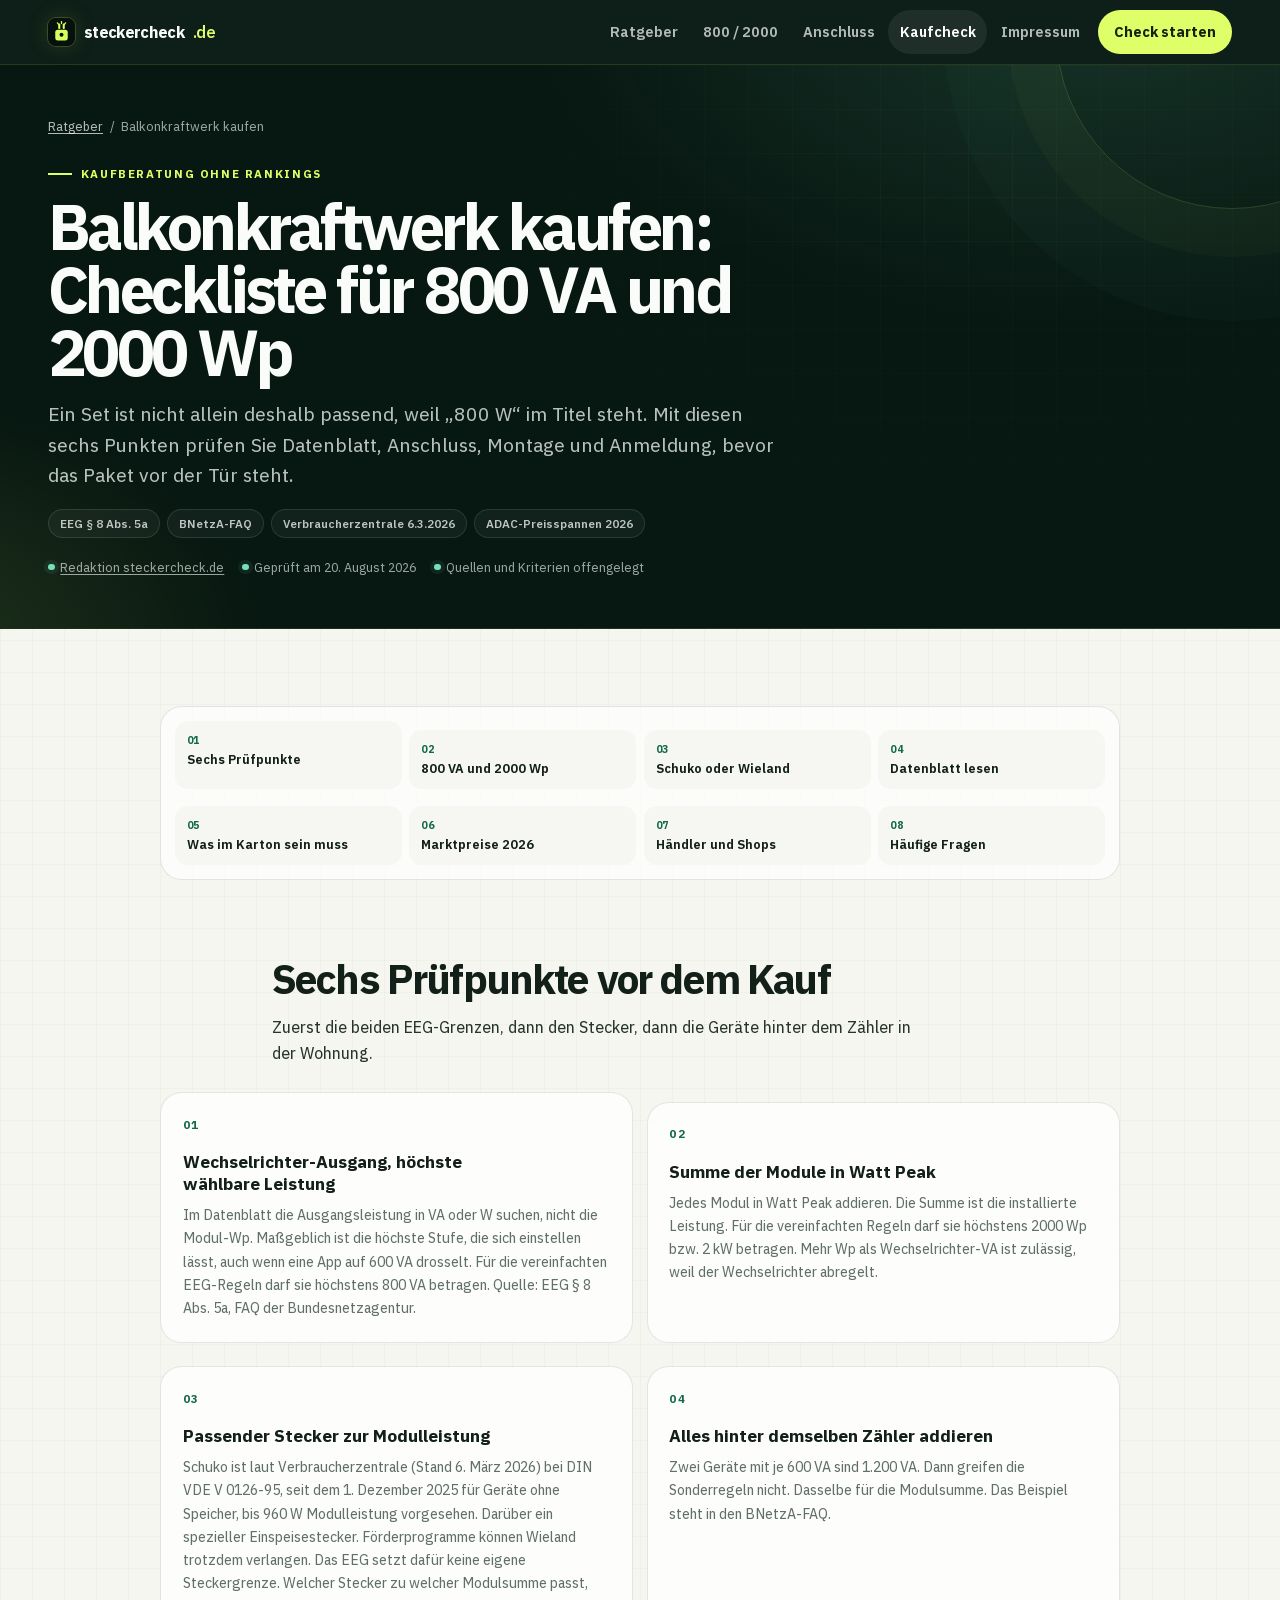
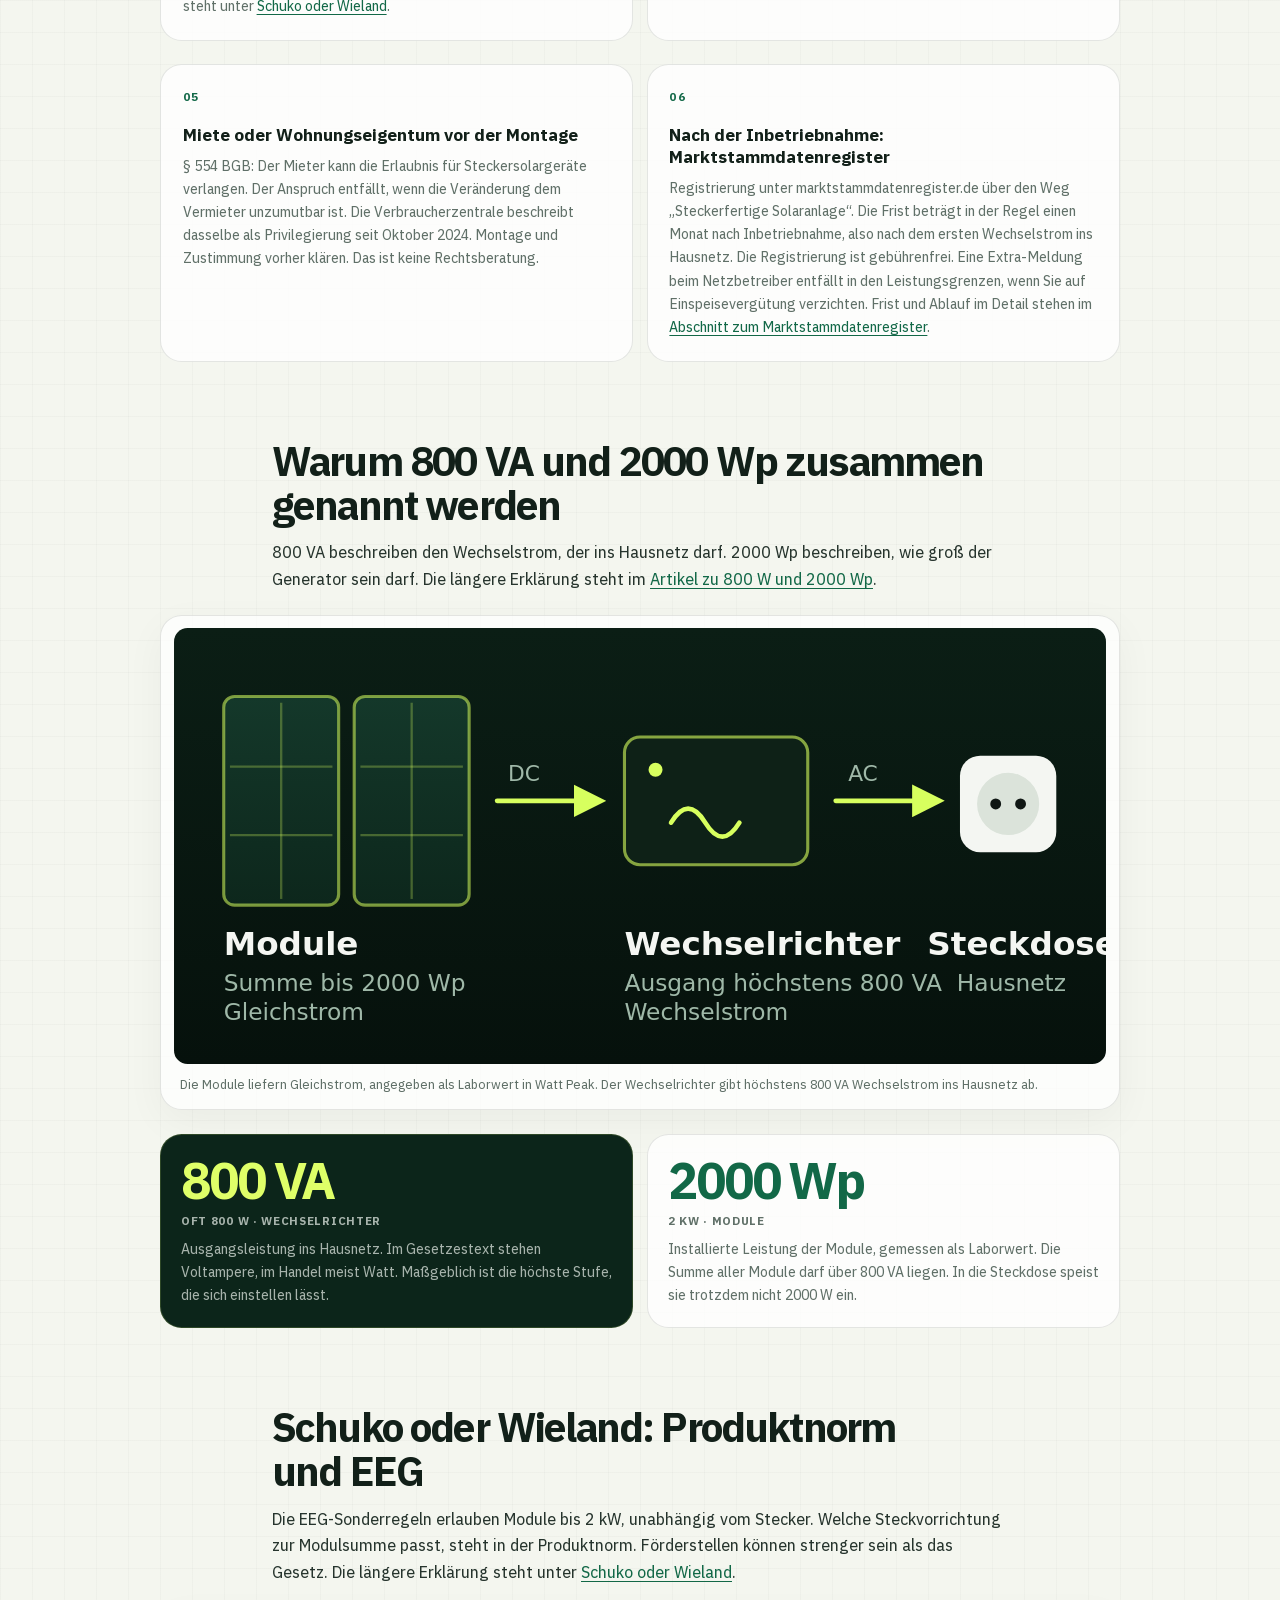
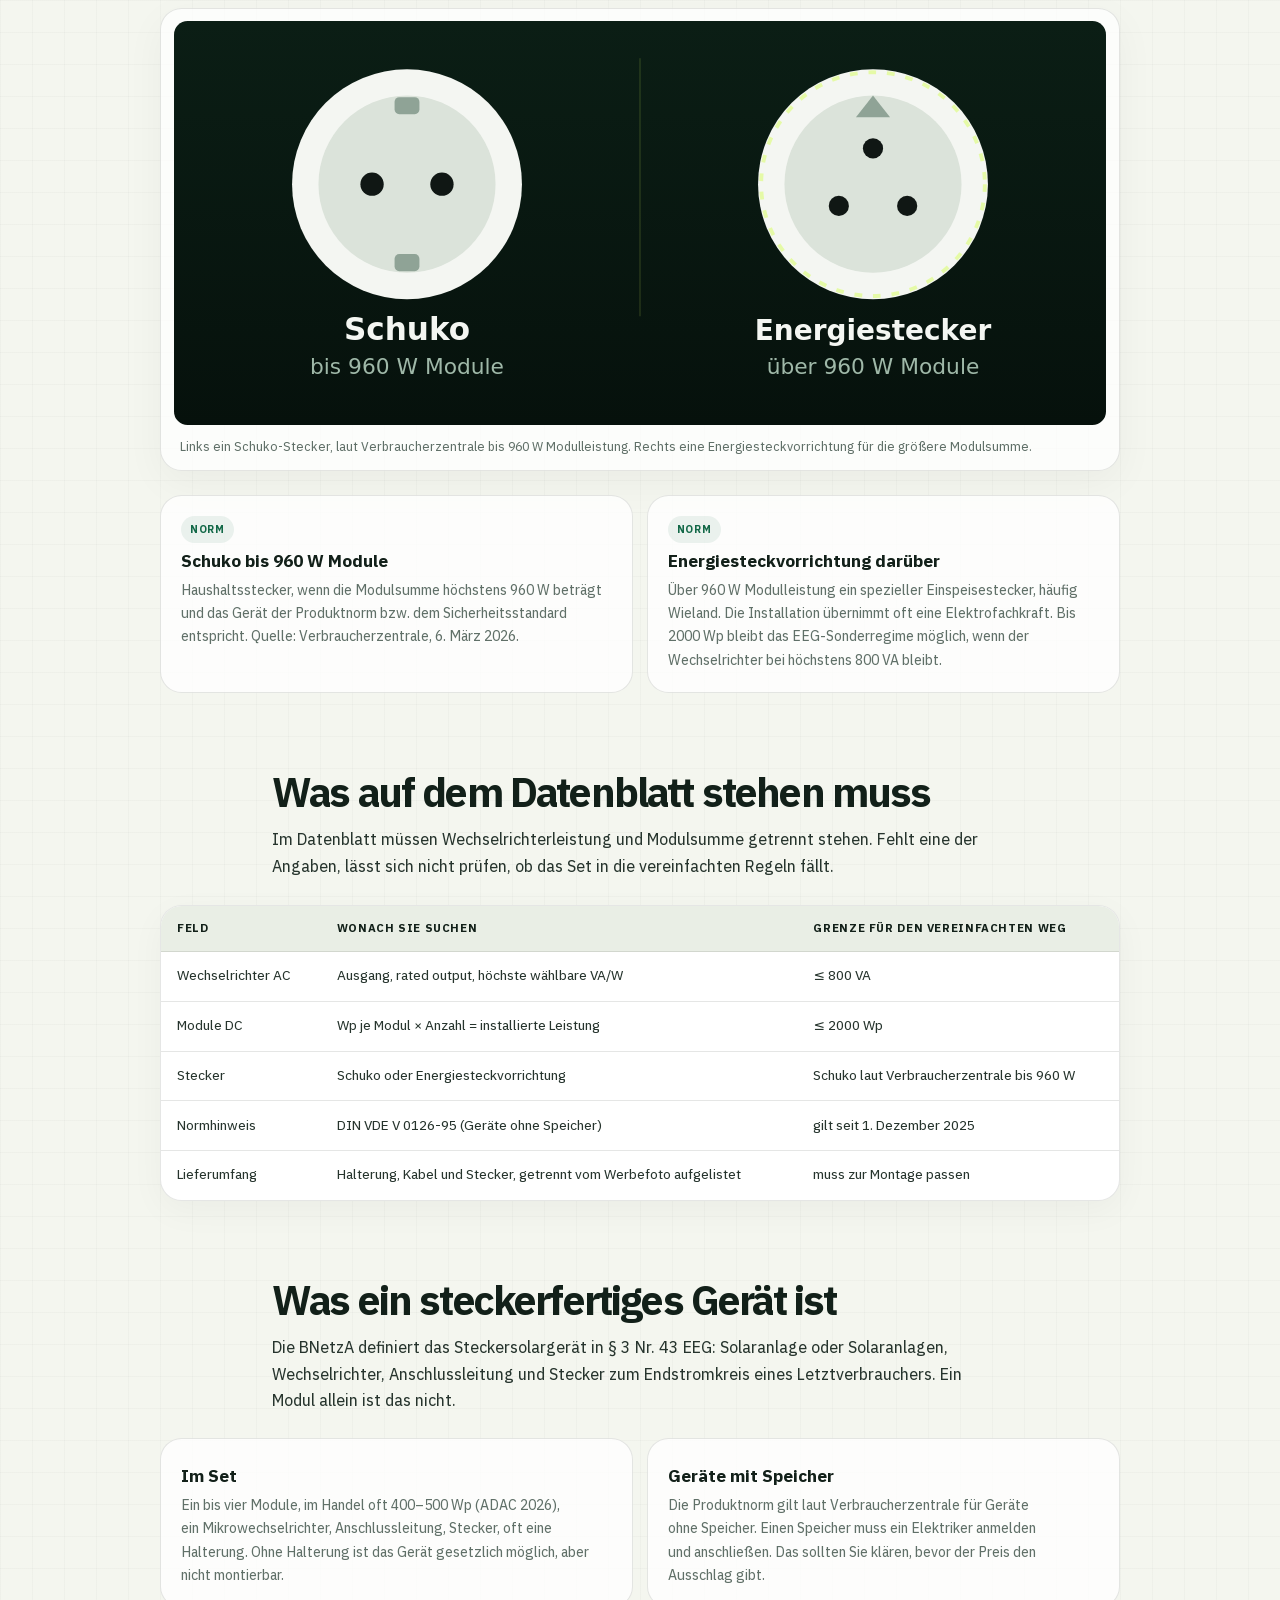
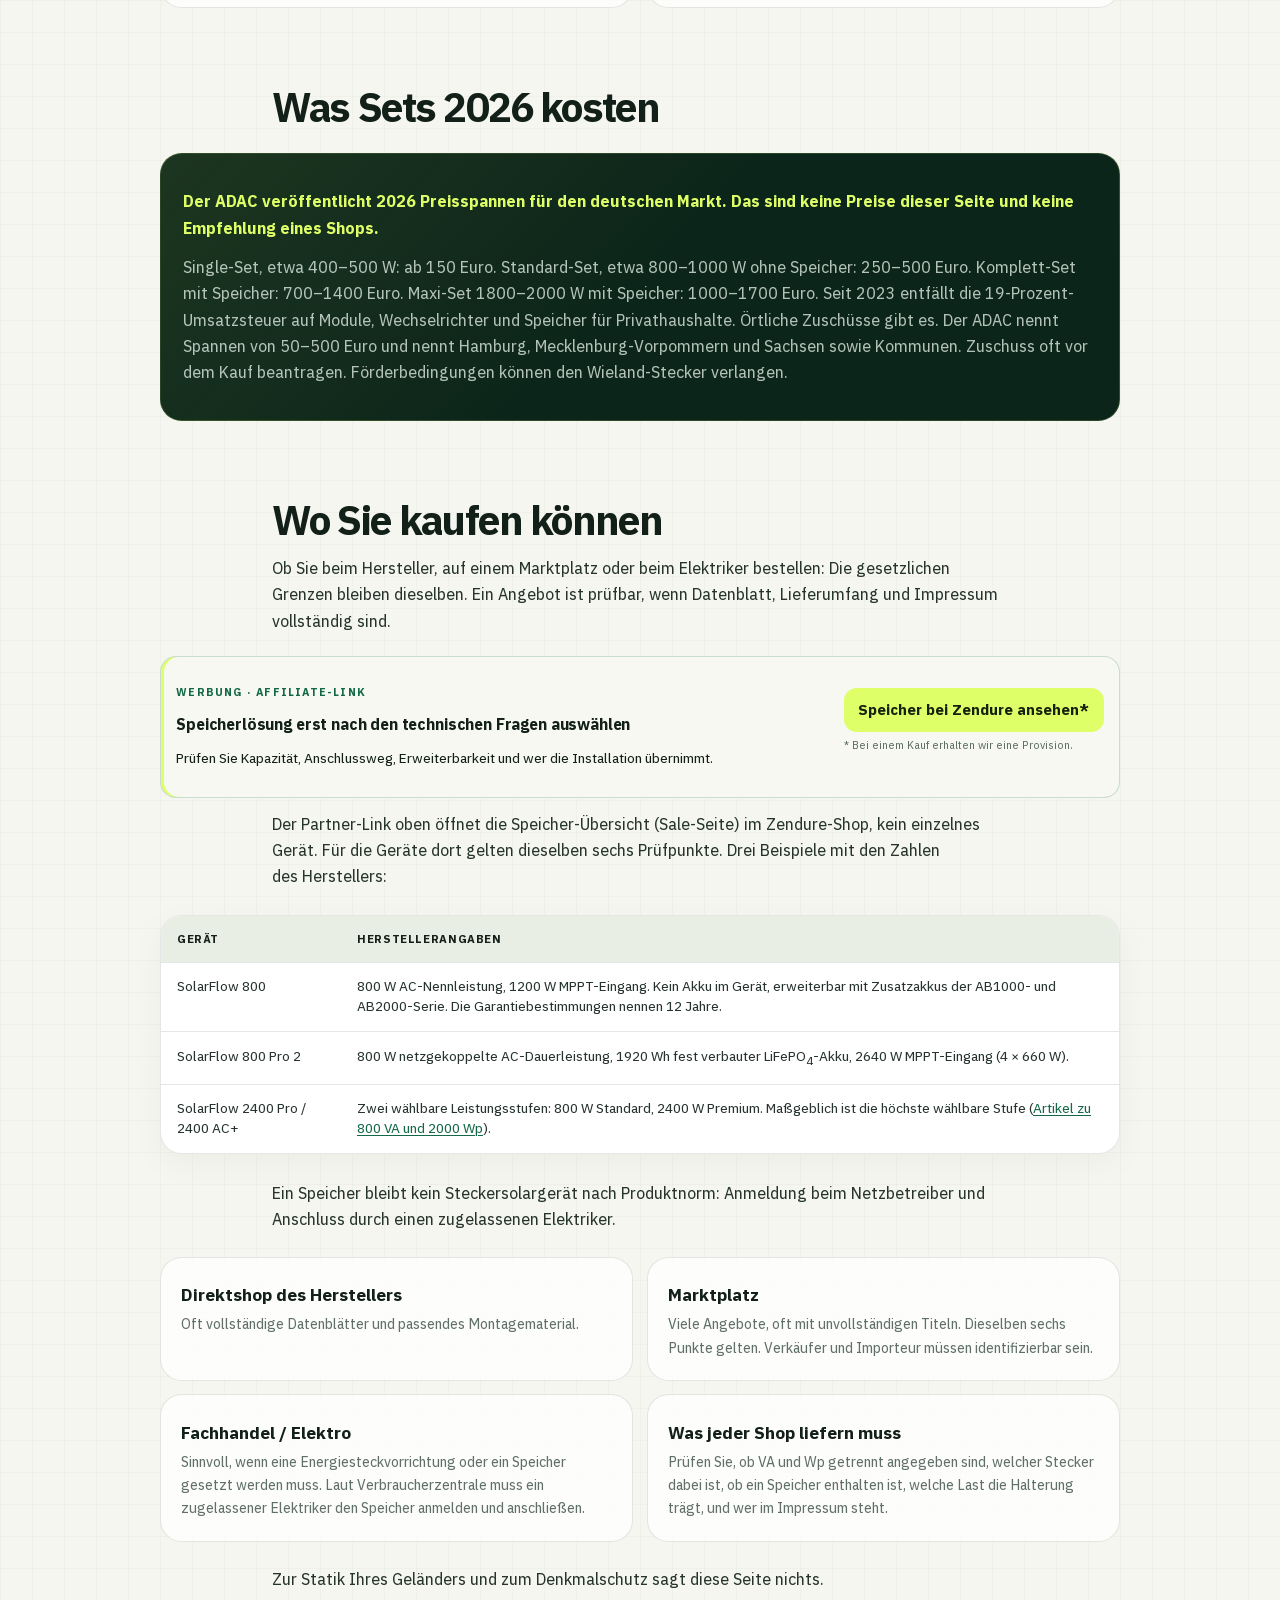
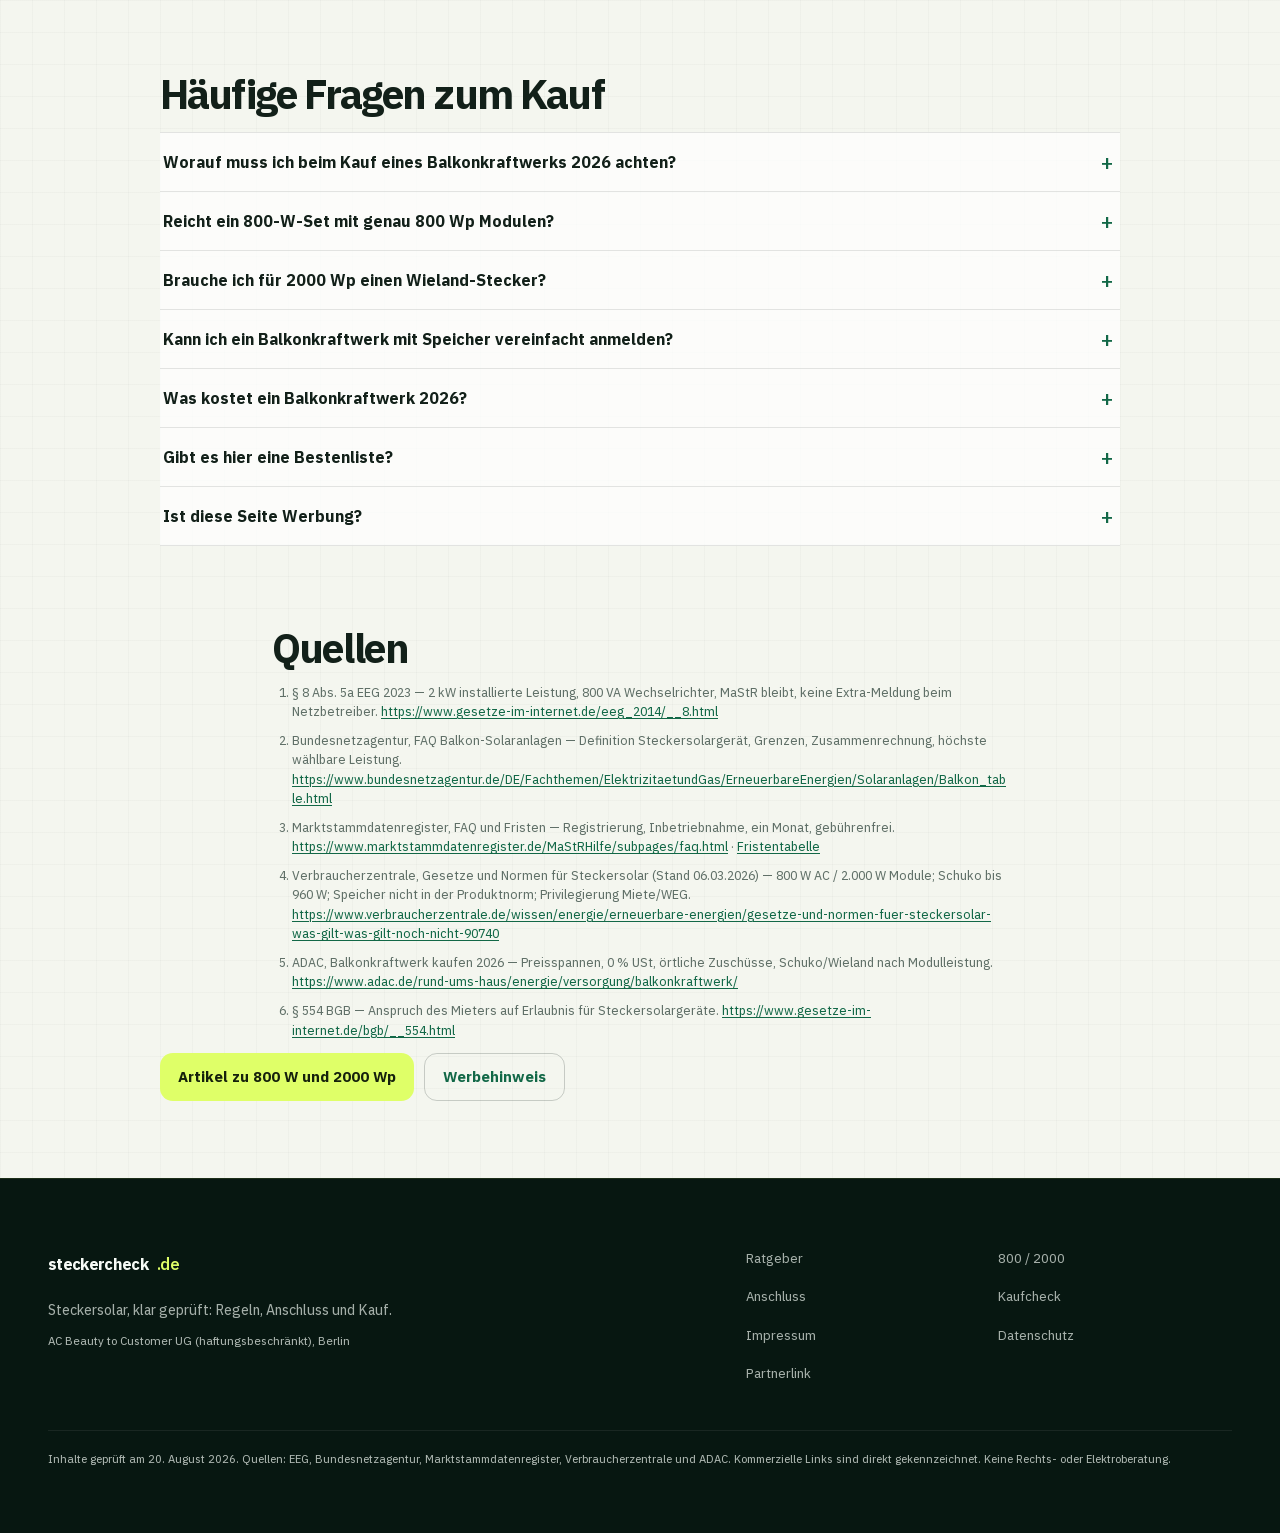
<file: balkonkraftwerk-kaufen.html>
<!DOCTYPE html>
<html lang="de">
<head>
  <meta charset="utf-8">
  <meta name="viewport" content="width=device-width, initial-scale=1">
  <title>Balkonkraftwerk kaufen 2026: 6-Punkte-Check — steckercheck.de</title>
  <meta name="description" content="Balkonkraftwerk kaufen: Mit sechs konkreten Prüfpunkten für 800 VA, 2000 Wp, Stecker, Halterung, Zähler und Anmeldung.">
  <link rel="canonical" href="https://steckercheck.de/balkonkraftwerk-kaufen">
  <link rel="icon" href="favicon.svg" type="image/svg+xml">
  <link rel="apple-touch-icon" href="apple-touch-icon.png">
  <meta name="theme-color" content="#071711">
  <meta name="robots" content="index,follow,max-image-preview:large">
  <meta name="author" content="AC Beauty to Customer UG (haftungsbeschränkt)">
  <meta name="geo.region" content="DE">
  <meta name="geo.placename" content="Berlin">
  <link rel="alternate" hreflang="de" href="https://steckercheck.de/balkonkraftwerk-kaufen">
  <link rel="alternate" hreflang="de-DE" href="https://steckercheck.de/balkonkraftwerk-kaufen">
  <link rel="alternate" hreflang="x-default" href="https://steckercheck.de/balkonkraftwerk-kaufen">
  <meta property="og:title" content="Balkonkraftwerk kaufen: der 6-Punkte-Check">
  <meta property="og:description" content="Datenblatt, Stecker, Zähler, Montage und MaStR vor der Bestellung prüfen.">
  <meta property="og:url" content="https://steckercheck.de/balkonkraftwerk-kaufen">
  <meta property="og:locale" content="de_DE">
  <meta property="og:type" content="article">
  <meta property="og:site_name" content="steckercheck.de">
  <meta property="og:image" content="https://steckercheck.de/og.jpg">
  <meta property="og:image:width" content="1200">
  <meta property="og:image:height" content="630">
  <meta property="og:image:alt" content="steckercheck.de — 800 VA Wechselrichter, 2000 Wp Module">
  <meta name="twitter:card" content="summary_large_image">
  <meta name="twitter:title" content="Balkonkraftwerk kaufen: der 6-Punkte-Check">
  <meta name="twitter:description" content="Worauf Sie beim Kauf achten: 800 VA, 2000 Wp, Stecker, Zähler, MaStR.">
  <meta name="twitter:image" content="https://steckercheck.de/og.jpg">
  <link rel="preload" href="fonts/ibm-plex-sans.woff2" as="font" type="font/woff2" crossorigin>
  <style>
/* steckercheck.de — editorial solar workbench */
@font-face {
  font-family: "IBM Plex Sans";
  src: url("fonts/ibm-plex-sans.woff2") format("woff2");
  font-weight: 100 900;
  font-style: normal;
  font-display: swap;
}

:root {
  --void: #071711;
  --void-2: #0c251a;
  --paper: #f4f6ef;
  --paper-2: #e9eee5;
  --card: #fff;
  --ink: #122019;
  --mist: #607068;
  --line: rgba(18, 32, 25, .11);
  --line-strong: rgba(18, 32, 25, .2);
  --lime: #dfff68;
  --lime-ink: #15210c;
  --mint: #75e1b8;
  --forest: #126847;
  --forest-dark: #0b4b34;
  --radius: 1.35rem;
  --radius-sm: .85rem;
  --max: 74rem;
  --read: 46rem;
  --rail: 60rem;
  --gutter: clamp(1rem, 4.6vw, 1.75rem);
  --sans: "IBM Plex Sans", ui-sans-serif, system-ui, -apple-system, BlinkMacSystemFont, "Segoe UI", sans-serif;
  --display: "IBM Plex Sans", ui-sans-serif, system-ui, sans-serif;
  --header-h: 4rem;
  --touch: 44px;
  --shadow: 0 20px 60px rgba(7, 23, 17, .09);
}

*, *::before, *::after { box-sizing: border-box; }
html {
  font-size: 100%;
  scroll-behavior: smooth;
  scroll-padding-top: calc(var(--header-h) + 1rem);
  -webkit-text-size-adjust: 100%;
  overflow-x: clip;
}
body {
  margin: 0;
  min-height: 100vh;
  display: flex;
  flex-direction: column;
  color: var(--ink);
  background:
    linear-gradient(rgba(18, 32, 25, .024) 1px, transparent 1px),
    linear-gradient(90deg, rgba(18, 32, 25, .024) 1px, transparent 1px),
    var(--paper);
  background-size: 32px 32px;
  font-family: var(--sans);
  font-weight: 430;
  line-height: 1.65;
  overflow-x: clip;
}
main { flex: 1; }
img, svg { max-width: 100%; height: auto; }
h1, h2, h3, p { text-wrap: pretty; }
h1, h2, h3 { overflow-wrap: break-word; }
::selection { color: var(--lime-ink); background: var(--lime); }
a { color: var(--forest); text-decoration-thickness: .08em; text-underline-offset: .18em; }
a:hover { color: var(--forest-dark); }
:focus-visible { outline: 3px solid #bde93e; outline-offset: 3px; }

.skip {
  position: fixed;
  top: .65rem;
  left: var(--gutter);
  z-index: 100;
  min-height: var(--touch);
  display: inline-flex;
  align-items: center;
  padding: .55rem .9rem;
  color: var(--lime-ink);
  background: var(--lime);
  border-radius: 999px;
  font-weight: 750;
  text-decoration: none;
  transform: translateY(-160%);
  transition: transform 160ms ease;
}
.skip:focus { transform: translateY(0); }
.wrap { width: min(var(--max), calc(100% - 2 * var(--gutter))); margin-inline: auto; }
.wrap.narrow { width: min(var(--read), calc(100% - 2 * var(--gutter))); }

/* Header */
.site-header {
  position: sticky;
  top: 0;
  z-index: 50;
  min-height: var(--header-h);
  padding-top: env(safe-area-inset-top, 0);
  color: #f5faf5;
  background: rgba(7, 23, 17, .97);
  border-bottom: 1px solid rgba(223, 255, 104, .12);
}
.site-header-inner {
  width: min(var(--max), calc(100% - 2 * var(--gutter)));
  min-height: var(--header-h);
  margin-inline: auto;
  display: flex;
  align-items: center;
  justify-content: space-between;
  gap: 1rem;
}
.wordmark {
  min-height: var(--touch);
  min-width: 0;
  display: inline-flex;
  align-items: center;
  gap: .55rem;
  color: #f7fbf7;
  font-size: 1.02rem;
  font-weight: 760;
  letter-spacing: -.04em;
  text-decoration: none;
  white-space: nowrap;
}
.wordmark:hover { color: #fff; }
.wordmark span { color: var(--lime); font-weight: 560; }
.brand-mark {
  width: 1.7rem;
  height: 1.7rem;
  flex: 0 0 auto;
  border-radius: .5rem;
  box-shadow: 0 0 0 1px rgba(223, 255, 104, .18), 0 0 24px rgba(223, 255, 104, .13);
}
.nav { display: flex; align-items: center; gap: .12rem; }
.nav a {
  min-height: var(--touch);
  display: inline-flex;
  align-items: center;
  padding: .5rem .72rem;
  color: rgba(245, 250, 245, .72);
  border-radius: 999px;
  font-size: .9rem;
  font-weight: 610;
  text-decoration: none;
  transition: color 150ms ease, background 150ms ease;
}
.nav a:hover, .nav a[aria-current="page"] { color: #fff; background: rgba(255, 255, 255, .075); }
.nav .nav-cta {
  margin-left: .3rem;
  padding-inline: 1rem;
  color: var(--lime-ink);
  background: var(--lime);
  font-weight: 760;
}
.nav .nav-cta:hover { color: var(--lime-ink); background: #e7ff8b; }
.menu { position: static; display: none; flex: 0 0 auto; }
.menu summary {
  min-width: var(--touch);
  min-height: var(--touch);
  display: inline-flex;
  align-items: center;
  justify-content: center;
  padding: 0 .9rem;
  color: #f6faf6;
  border: 1px solid rgba(255, 255, 255, .15);
  border-radius: 999px;
  cursor: pointer;
  font-size: .9rem;
  font-weight: 700;
  list-style: none;
}
.menu summary::-webkit-details-marker { display: none; }

/* Controls */
.actions, .cta-row { display: flex; flex-wrap: wrap; align-items: center; gap: .65rem; }
.actions { margin-top: 1.35rem; }
.btn, .btn-primary, .btn-ghost, .partner-link, button {
  min-height: 48px;
  display: inline-flex;
  align-items: center;
  justify-content: center;
  gap: .45rem;
  padding: .72rem 1.12rem;
  border: 0;
  border-radius: .8rem;
  font: inherit;
  font-size: .93rem;
  font-weight: 750;
  line-height: 1.2;
  text-decoration: none;
  cursor: pointer;
  transition: transform 150ms ease, background 150ms ease;
}
.btn, .btn-primary, button { color: var(--lime-ink); background: var(--lime); }
.btn:hover, .btn-primary:hover, button:hover { color: var(--lime-ink); background: #e8ff91; transform: translateY(-1px); }
.btn-ghost { color: #f5faf5; background: rgba(255, 255, 255, .055); border: 1px solid rgba(255, 255, 255, .16); }
.btn-ghost:hover { color: #fff; background: rgba(255, 255, 255, .1); }

/* Hero */
.stage, .page-hero {
  position: relative;
  isolation: isolate;
  overflow: hidden;
  color: #f5faf5;
  background:
    radial-gradient(60rem 34rem at 85% -10%, rgba(117, 225, 184, .14), transparent 58%),
    radial-gradient(46rem 30rem at -10% 105%, rgba(223, 255, 104, .13), transparent 54%),
    var(--void);
  border-bottom: 1px solid rgba(223, 255, 104, .1);
}
.stage { padding: clamp(2.1rem, 5vw, 4.8rem) 0 clamp(2.2rem, 5vw, 4.4rem); }
.page-hero { padding: clamp(2rem, 4vw, 3.6rem) 0 clamp(2rem, 4vw, 3.2rem); }
.page-hero.compact { padding-block: clamp(2rem, 4vw, 3rem); }
.stage::before, .page-hero::before {
  content: "";
  position: absolute;
  z-index: -1;
  inset: 0;
  opacity: .72;
  background-image:
    linear-gradient(rgba(223, 255, 104, .045) 1px, transparent 1px),
    linear-gradient(90deg, rgba(223, 255, 104, .045) 1px, transparent 1px);
  background-size: 44px 44px;
  -webkit-mask-image: radial-gradient(48rem 34rem at 76% 24%, #000, transparent 74%);
  mask-image: radial-gradient(48rem 34rem at 76% 24%, #000, transparent 74%);
}
.stage::after, .page-hero::after {
  content: "";
  position: absolute;
  z-index: -1;
  width: 22rem;
  aspect-ratio: 1;
  top: -13rem;
  right: -8rem;
  border: 1px solid rgba(223, 255, 104, .16);
  border-radius: 50%;
  box-shadow: 0 0 0 3rem rgba(223, 255, 104, .025), 0 0 0 7rem rgba(117, 225, 184, .018);
}
.stage-inner, .page-hero-inner {
  position: relative;
  width: min(var(--max), calc(100% - 2 * var(--gutter)));
  margin-inline: auto;
}
.stage-inner {
  display: grid;
  grid-template-columns: minmax(0, 1.02fr) minmax(19rem, .98fr);
  align-items: center;
  gap: clamp(2rem, 5vw, 4.5rem);
}
.stage-copy { max-width: 41rem; }
.eyebrow {
  margin: 0 0 .85rem;
  display: inline-flex;
  align-items: center;
  gap: .55rem;
  color: var(--lime);
  font-size: .72rem;
  font-weight: 780;
  letter-spacing: .14em;
  line-height: 1.35;
  text-transform: uppercase;
}
.eyebrow::before { content: ""; width: 1.5rem; height: 2px; background: currentColor; }
.stage h1, .page-hero h1 {
  margin: 0 0 1rem;
  max-width: 18ch;
  color: #f9fcf9;
  font-family: var(--display);
  font-size: clamp(2.25rem, 6vw, 5.15rem);
  font-weight: 720;
  letter-spacing: -.055em;
  line-height: .98;
  hyphens: manual;
}
.page-hero h1 { max-width: 21ch; font-size: clamp(2.2rem, 5vw, 4.3rem); }
.stage h1 { overflow-wrap: normal; word-break: normal; hyphens: none; }
@media (min-width: 901px) {
  .stage h1 { font-size: clamp(3.5rem, 5.25vw, 4.35rem); }
}
.stage .lede, .page-hero .lede {
  max-width: 46rem;
  margin: 0;
  color: rgba(239, 247, 241, .76);
  font-size: clamp(1.04rem, 2.1vw, 1.2rem);
  line-height: 1.58;
}
.page-hero .lede { margin-bottom: 1rem; }
.chips { margin: 1.15rem 0 0; display: flex; flex-wrap: wrap; gap: .45rem; }
.chip {
  padding: .38rem .68rem;
  color: rgba(244, 250, 245, .76);
  background: rgba(255, 255, 255, .045);
  border: 1px solid rgba(255, 255, 255, .11);
  border-radius: 999px;
  font-size: .73rem;
  font-weight: 590;
  line-height: 1.3;
}
.breadcrumbs {
  margin: 0 0 1.2rem;
  display: flex;
  flex-wrap: wrap;
  align-items: center;
  gap: .42rem;
  color: rgba(244, 250, 245, .62);
  font-size: .78rem;
}
.breadcrumbs a { color: rgba(244, 250, 245, .72); }
.article-meta, .proof-row {
  margin-top: 1.15rem;
  display: flex;
  flex-wrap: wrap;
  gap: .5rem 1.1rem;
  color: rgba(244, 250, 245, .62);
  font-size: .78rem;
}
.article-meta a, .proof-row a { color: inherit; }
.article-meta span, .proof-row span { display: inline-flex; align-items: center; gap: .35rem; }
.article-meta span::before, .proof-row span::before {
  content: "";
  width: .42rem;
  height: .42rem;
  flex: 0 0 auto;
  border-radius: 50%;
  background: var(--mint);
  box-shadow: 0 0 0 4px rgba(117, 225, 184, .08);
}
.hero-fig {
  position: relative;
  margin: 0;
  display: grid;
  grid-template-columns: 1fr 1fr;
  gap: .65rem;
  overflow: hidden;
  background: rgba(12, 37, 26, .78);
  border: 1px solid rgba(223, 255, 104, .2);
  border-radius: 1.35rem;
  box-shadow: 0 32px 90px rgba(0, 0, 0, .28);
}
.hero-fig::before {
  content: "Systemübersicht";
  position: absolute;
  z-index: 2;
  top: .7rem;
  left: .75rem;
  padding: .28rem .55rem;
  color: rgba(245, 250, 245, .72);
  background: rgba(7, 23, 17, .8);
  border: 1px solid rgba(255, 255, 255, .1);
  border-radius: 999px;
  font-size: .65rem;
  font-weight: 680;
  letter-spacing: .08em;
  text-transform: uppercase;
}
.hero-fig img {
  width: 100%;
  display: block;
  grid-column: 1 / -1;
  aspect-ratio: 1400 / 933;
  object-fit: cover;
  object-position: center 62%;
  background: #0b2017;
}
.num-card {
  margin: 0 0 .65rem .65rem;
  padding: .9rem 1rem;
  background: rgba(7, 23, 17, .74);
  border: 1px solid rgba(223, 255, 104, .17);
  border-radius: .85rem;
}
.num-card.two { margin-left: 0; }
.num-card strong {
  display: block;
  color: var(--lime);
  font-size: clamp(1.75rem, 4.2vw, 2.7rem);
  font-weight: 720;
  letter-spacing: -.06em;
  line-height: .95;
}
.num-card span {
  display: block;
  margin-top: .3rem;
  color: rgba(239, 247, 241, .66);
  font-size: .7rem;
  font-weight: 560;
  line-height: 1.3;
}

/* Partner modules */
.ad-banner {
  margin: 1.35rem 0 0;
  padding: .95rem;
  display: grid;
  grid-template-columns: minmax(0, 1fr) auto;
  align-items: center;
  gap: 1rem;
  color: var(--ink);
  background: #f7f8f2;
  border: 1px solid rgba(18, 104, 71, .2);
  border-radius: 1rem;
  box-shadow: inset 3px 0 0 var(--lime);
  font-size: .86rem;
  line-height: 1.45;
}
.stage .ad-banner, .page-hero .ad-banner {
  color: #f4faf5;
  background: rgba(255, 255, 255, .055);
  border-color: rgba(223, 255, 104, .22);
}
.ad-banner p { margin: 0; max-width: none; }
.ad-banner p + p { margin-top: .24rem; }
.ad-label, .disclosure-kicker {
  color: var(--forest);
  font-size: .68rem;
  font-weight: 800;
  letter-spacing: .11em;
  text-transform: uppercase;
}
.ad-banner strong { color: inherit; font-size: .98rem; letter-spacing: -.01em; text-transform: none; }
.stage .ad-label, .page-hero .ad-label { color: var(--lime); }
.affiliate-note { margin-top: .4rem !important; color: var(--mist); font-size: .67rem; line-height: 1.35; }
.stage .affiliate-note, .page-hero .affiliate-note { color: rgba(244, 250, 245, .56); }
.partner-link {
  min-height: 44px;
  padding-inline: .9rem;
  color: var(--lime-ink) !important;
  background: var(--lime);
  white-space: nowrap;
}
.partner-link:hover { background: #eaff99; transform: translateY(-1px); }

/* Homepage */
.band { padding: clamp(3rem, 7vw, 6.5rem) 0; }
.band-inner { width: min(var(--max), calc(100% - 2 * var(--gutter))); margin-inline: auto; }
.band-inner > h2, .section-heading {
  margin: 0 0 1.35rem;
  max-width: 18ch;
  font-size: clamp(1.75rem, 4vw, 3.15rem);
  font-weight: 690;
  letter-spacing: -.045em;
  line-height: 1.05;
}
.frame {
  margin: 1.4rem 0;
  padding: .8rem;
  overflow: hidden;
  background: rgba(255, 255, 255, .72);
  border: 1px solid var(--line);
  border-radius: var(--radius);
  box-shadow: 0 12px 40px rgba(7, 23, 17, .045);
}
.frame > img { width: 100%; display: block; border-radius: calc(var(--radius) - .5rem); }
.frame figcaption { padding: .7rem .4rem .15rem; color: var(--mist); font-size: .78rem; line-height: 1.5; }
.flow {
  margin: 0;
  padding: 0;
  display: grid;
  grid-template-columns: repeat(3, 1fr);
  overflow: hidden;
  color: #f4faf5;
  background: var(--void);
  border-radius: calc(var(--radius) - .5rem);
  list-style: none;
}
.flow li {
  position: relative;
  min-height: 10rem;
  padding: 1.2rem;
  display: flex;
  flex-direction: column;
  justify-content: flex-end;
  border-right: 1px solid rgba(255, 255, 255, .09);
}
.flow li:last-child { border-right: 0; }
.flow li:not(:last-child)::after {
  content: "→";
  position: absolute;
  z-index: 2;
  top: 1rem;
  right: -.68rem;
  width: 1.35rem;
  height: 1.35rem;
  display: grid;
  place-items: center;
  color: var(--lime-ink);
  background: var(--lime);
  border-radius: 50%;
  font-size: .78rem;
  font-weight: 800;
}
.flow-label { color: var(--mint); font-size: .68rem; font-weight: 780; letter-spacing: .1em; text-transform: uppercase; }
.flow strong { margin-top: .25rem; color: #fff; font-size: clamp(1.4rem, 3vw, 2.1rem); font-weight: 690; letter-spacing: -.045em; line-height: 1; }
.flow-meta { margin-top: .45rem; color: rgba(244, 250, 245, .58); font-size: .72rem; line-height: 1.35; }
.bento { margin-top: 1.6rem; display: grid; grid-template-columns: repeat(3, 1fr); gap: .8rem; }
.tile {
  min-height: 13rem;
  padding: 1.3rem;
  background: rgba(255, 255, 255, .76);
  border: 1px solid var(--line);
  border-radius: var(--radius);
}
.tile.wide {
  grid-row: span 2;
  color: #f3f9f4;
  background: radial-gradient(25rem 18rem at 90% 0, rgba(223, 255, 104, .14), transparent 56%), var(--void-2);
  border-color: rgba(223, 255, 104, .13);
}
.tile h3 { margin: 0 0 .65rem; font-size: 1.05rem; line-height: 1.25; }
.tile.wide h3 { color: var(--lime); font-size: clamp(1.45rem, 3vw, 2.2rem); letter-spacing: -.04em; }
.tile p { margin: 0; color: var(--mist); font-size: .9rem; }
.tile.wide p { color: rgba(242, 249, 243, .72); }
.paths { margin-top: clamp(2.3rem, 6vw, 4.5rem); display: grid; grid-template-columns: repeat(3, 1fr); gap: .85rem; }
.path-card {
  min-height: 13rem;
  padding: 1.4rem;
  display: flex;
  flex-direction: column;
  justify-content: space-between;
  color: var(--ink);
  background: var(--card);
  border: 1px solid var(--line);
  border-radius: var(--radius);
  text-decoration: none;
  box-shadow: 0 14px 40px rgba(7, 23, 17, .05);
  transition: transform 180ms ease, border-color 180ms ease, box-shadow 180ms ease;
}
.path-card:hover { color: var(--ink); border-color: rgba(18, 104, 71, .3); box-shadow: var(--shadow); transform: translateY(-3px); }
.path-card h2 { margin: 0 0 .55rem; max-width: 15ch; font-size: clamp(1.35rem, 3vw, 2rem); letter-spacing: -.035em; line-height: 1.1; }
.path-card p { margin: 0; max-width: 31rem; color: var(--mist); font-size: .9rem; }
.path-go { margin-top: 1.2rem; display: inline-flex; align-items: center; gap: .45rem; color: var(--forest); font-size: .85rem; font-weight: 740; }
.path-go::after { content: "→"; }
.statline {
  margin: 1.6rem 0 0;
  padding: 1.1rem 1.2rem;
  color: var(--mist);
  background: rgba(255, 255, 255, .56);
  border: 1px solid var(--line);
  border-radius: 1rem;
  font-size: .82rem;
}

/* Editorial body */
.page, .prose, .dossier { margin-block: clamp(2.4rem, 6vw, 5.2rem); }
.prose, .dossier { color: #26342d; font-size: clamp(1rem, 1.2vw, 1.06rem); }
.prose > *, .dossier > * { max-width: var(--read); margin-inline: auto; }
/* One shared module rail (--rail) so tables, frames, FAQ & co. render the same width on every page */
:is(.prose, .dossier) > :is(.frame, .table-wrap, .split-limits, .split-plug, .limit-check,
.anatomy, .protocol, .price-note, .shop-types, .faq, .cta-row, nav, .ad-banner) { max-width: var(--rail); }
.prose > h2, .dossier > h2, .page h2 {
  margin-top: clamp(2.7rem, 7vw, 4.8rem);
  margin-bottom: .75rem;
  color: var(--ink);
  font-size: clamp(1.65rem, 4vw, 2.55rem);
  font-weight: 690;
  letter-spacing: -.045em;
  line-height: 1.08;
}
.prose > h3, .dossier > h3 { margin-top: 2.2rem; margin-bottom: .5rem; color: var(--ink); font-size: 1.18rem; line-height: 1.3; }
.prose p, .dossier p, .page p { margin-top: .8rem; margin-bottom: .8rem; }
.prose li + li, .dossier li + li { margin-top: .6rem; }
.pull {
  margin-block: 2rem;
  padding: 1.35rem 1.5rem;
  color: #eef8f0;
  background: var(--void-2);
  border: 0;
  border-left: 4px solid var(--lime);
  border-radius: 0 var(--radius-sm) var(--radius-sm) 0;
}
.pull p { margin: 0; color: inherit; font-size: clamp(1.15rem, 2.6vw, 1.5rem); font-weight: 620; letter-spacing: -.025em; line-height: 1.38; }
.toc {
  margin: 0 0 2.4rem;
  padding: .85rem;
  display: grid;
  grid-template-columns: repeat(4, 1fr);
  gap: .45rem;
  counter-reset: toc;
  background: rgba(255, 255, 255, .72);
  border: 1px solid var(--line);
  border-radius: var(--radius);
  list-style: none;
}
.toc li { margin: 0; counter-increment: toc; }
.toc a {
  min-height: 100%;
  display: flex;
  flex-direction: column;
  padding: .75rem;
  color: var(--ink);
  background: rgba(244, 246, 239, .75);
  border-radius: .8rem;
  font-size: .79rem;
  font-weight: 650;
  line-height: 1.35;
  text-decoration: none;
}
.toc a::before { content: "0" counter(toc); margin-bottom: .25rem; color: var(--forest); font-size: .65rem; font-weight: 800; letter-spacing: .08em; }
.toc a:hover { color: var(--forest-dark); background: #fff; }
.table-wrap {
  margin-block: 1.6rem;
  overflow-x: auto;
  background: var(--card);
  border: 1px solid var(--line);
  border-radius: var(--radius);
  box-shadow: 0 10px 35px rgba(7, 23, 17, .04);
}
table { width: 100%; border-collapse: collapse; font-size: .86rem; line-height: 1.45; }
th, td { padding: .9rem 1rem; text-align: left; vertical-align: top; border-bottom: 1px solid var(--line); }
th { color: var(--ink); background: var(--paper-2); font-size: .71rem; font-weight: 780; letter-spacing: .055em; text-transform: uppercase; }
tr:last-child td { border-bottom: 0; }
.split-limits, .split-plug, .anatomy, .shop-types {
  margin-block: 1.5rem;
  display: grid;
  grid-template-columns: repeat(2, minmax(0, 1fr));
  gap: .85rem;
}
.limit-card, .plug-card, .anatomy-card, .shop-card {
  padding: 1.25rem;
  background: rgba(255, 255, 255, .78);
  border: 1px solid var(--line);
  border-radius: var(--radius);
}
.limit-card:first-child { color: #f1f8f2; background: var(--void-2); border-color: rgba(223, 255, 104, .16); }
.limit-card p, .plug-card p, .anatomy-card p, .shop-card p { margin: .45rem 0 0; color: var(--mist); font-size: .88rem; }
.limit-card:first-child p { color: rgba(241, 248, 242, .68); }
.limit-card .num { margin: 0; color: var(--forest); font-size: clamp(2rem, 5vw, 3.2rem); font-weight: 720; letter-spacing: -.06em; line-height: 1; }
.limit-card:first-child .num { color: var(--lime); }
.limit-card .sub { margin-top: .35rem; font-size: .72rem; font-weight: 720; letter-spacing: .06em; text-transform: uppercase; }
.plug-card h3, .anatomy-card h3, .shop-card h3 { margin: .4rem 0 0; color: var(--ink); font-size: 1.08rem; line-height: 1.28; }
.stamp {
  width: fit-content;
  margin: 0 !important;
  padding: .3rem .55rem;
  color: var(--forest) !important;
  background: rgba(18, 104, 71, .08);
  border-radius: 999px;
  font-size: .65rem !important;
  font-weight: 800;
  letter-spacing: .08em;
  text-transform: uppercase;
}
.protocol {
  margin-block: 1.6rem;
  padding: 0;
  display: grid;
  grid-template-columns: repeat(2, minmax(0, 1fr));
  gap: .85rem;
  counter-reset: protocol;
  list-style: none;
}
.protocol > li {
  position: relative;
  margin: 0;
  padding: 1.35rem;
  overflow: hidden;
  background: rgba(255, 255, 255, .8);
  border: 1px solid var(--line);
  border-radius: var(--radius);
  counter-increment: protocol;
}
.protocol > li::before { content: counter(protocol, decimal-leading-zero); display: block; margin-bottom: 1.1rem; color: var(--forest); font-size: .72rem; font-weight: 800; letter-spacing: .1em; }
.protocol h3 { margin: 0; color: var(--ink); font-size: 1.08rem; line-height: 1.28; }
.protocol p { margin: .55rem 0 0; color: var(--mist); font-size: .88rem; }
.price-note {
  margin-block: 1.5rem;
  padding: 1.35rem;
  color: #edf8f0;
  background: linear-gradient(135deg, rgba(223, 255, 104, .08), transparent 50%), var(--void-2);
  border: 1px solid rgba(223, 255, 104, .15);
  border-radius: var(--radius);
}
.price-note p { color: rgba(237, 248, 240, .74); }
.price-note p:first-child { color: var(--lime); font-weight: 700; }
.limit-check {
  margin-block: 2.3rem;
  padding: clamp(1.2rem, 4vw, 2rem);
  background: rgba(255, 255, 255, .84);
  border: 1px solid var(--line);
  border-radius: var(--radius);
  box-shadow: var(--shadow);
}
.limit-check h2 { margin: 0 0 .6rem; max-width: 22ch; color: var(--ink); font-size: clamp(1.5rem, 3.5vw, 2.3rem); letter-spacing: -.04em; line-height: 1.08; }
.limit-check .lede { color: var(--mist); font-size: .94rem; }
.limit-check form { margin-top: 1.4rem; display: grid; grid-template-columns: repeat(2, minmax(0, 1fr)); gap: .35rem .85rem; }
.limit-check .field { display: flex; flex-direction: column; }
.limit-check label { margin-top: .65rem; color: var(--ink); font-size: .82rem; font-weight: 700; }
.limit-check .hint { margin: 0; color: var(--mist); font-size: .72rem; line-height: 1.4; }
.limit-check input {
  width: 100%;
  min-height: 48px;
  margin-top: .3rem;
  padding: .7rem .8rem;
  color: var(--ink);
  background: #fff;
  border: 1px solid var(--line-strong);
  border-radius: .7rem;
  font: inherit;
}
.limit-check button { width: fit-content; margin-top: 1rem; grid-column: 1 / -1; }
.result { margin-top: 1rem; padding: 1rem; background: var(--paper-2); border-left: 4px solid var(--mist); border-radius: .7rem; }
.result[data-state="ok"] { background: rgba(23, 112, 77, .08); border-color: #17704d; }
.result[data-state="over"] { background: rgba(169, 67, 34, .08); border-color: #a94322; }
.result p { margin: 0; }
.result p + p { margin-top: .5rem; }
.sources { color: var(--mist); font-size: .78rem; line-height: 1.55; }
ol.sources { padding-left: 1.25rem; }
.sources a { overflow-wrap: anywhere; }
.faq { margin-block: clamp(2.6rem, 7vw, 5rem); }
.faq > h2, section.faq > h2 { margin: 0 0 1rem; color: var(--ink); font-size: clamp(1.65rem, 4vw, 2.55rem); letter-spacing: -.045em; line-height: 1.08; }
.faq-item { background: rgba(255, 255, 255, .72); border-top: 1px solid var(--line); }
.faq-item:last-child { border-bottom: 1px solid var(--line); }
.faq-item summary { min-height: 58px; padding: .95rem 2.5rem .95rem .2rem; display: flex; align-items: center; position: relative; cursor: pointer; list-style: none; }
.faq-item summary::-webkit-details-marker { display: none; }
.faq-item summary::after { content: "+"; position: absolute; right: .4rem; color: var(--forest); font-size: 1.4rem; font-weight: 450; }
.faq-item[open] summary::after { content: "−"; }
.faq-item h3 { margin: 0; color: var(--ink); font-size: 1rem; line-height: 1.4; }
.faq-item > p { margin: 0; padding: 0 2.5rem 1.1rem .2rem; color: var(--mist); font-size: .9rem; }
.cta-row { margin-top: 2.4rem; }
.prose .cta-row .btn-ghost, .dossier .cta-row .btn-ghost { color: var(--forest); background: transparent; border-color: var(--line-strong); }

/* Legal */
.page { padding-bottom: 1rem; }
.legal-block { margin-block: 1.5rem; display: grid; gap: .7rem; }
.legal-item {
  padding: 1.1rem;
  display: grid;
  grid-template-columns: 8rem 1fr;
  gap: 1rem;
  background: rgba(255, 255, 255, .72);
  border: 1px solid var(--line);
  border-radius: 1rem;
}
.legal-item dt { color: var(--forest); font-size: .72rem; font-weight: 800; letter-spacing: .08em; text-transform: uppercase; }
.legal-item dd { margin: 0; }
address { font-style: normal; }
.disclosure { margin-top: 1.5rem; padding: 1.1rem; background: rgba(223, 255, 104, .12); border: 1px solid rgba(18, 104, 71, .15); border-radius: 1rem; }
.disclosure p { margin: 0; }
.meta { color: var(--mist); font-size: .8rem; }
body.error { background: var(--void); }
body.error .page-hero { min-height: calc(100vh - var(--header-h)); display: flex; align-items: center; }

/* Footer */
.site-footer { padding: clamp(2.3rem, 5vw, 4rem) 0; color: rgba(240, 247, 241, .68); background: var(--void); border-top: 1px solid rgba(223, 255, 104, .1); }
.site-footer-inner { width: min(var(--max), calc(100% - 2 * var(--gutter))); margin-inline: auto; display: grid; grid-template-columns: 1.15fr .85fr; gap: 2.5rem; }
.footer-brand p { margin: .75rem 0 .25rem; max-width: 30rem; font-size: .88rem; }
.publisher { color: rgba(240, 247, 241, .72); font-size: .72rem; }
.footer-nav { display: grid; grid-template-columns: repeat(2, minmax(0, 1fr)); align-content: start; gap: .4rem 1.2rem; }
.footer-nav a { min-height: 32px; display: inline-flex; align-items: center; color: rgba(240, 247, 241, .68); font-size: .82rem; text-decoration: none; }
.footer-nav a:hover { color: var(--lime); }
.footer-meta { margin: 0; padding-top: 1.2rem; grid-column: 1 / -1; color: rgba(240, 247, 241, .72); border-top: 1px solid rgba(255, 255, 255, .07); font-size: .7rem; }

@media (max-width: 1000px) {
  .nav-legal { display: none !important; }
  .toc { grid-template-columns: repeat(3, 1fr); }
}
@media (max-width: 900px) {
  .site-header-inner > .nav { display: none; }
  .menu { display: block; }
  .menu .nav {
    position: absolute;
    z-index: 55;
    top: calc(var(--header-h) + env(safe-area-inset-top, 0px) + .4rem);
    right: var(--gutter);
    left: var(--gutter);
    padding: .5rem;
    display: none;
    flex-direction: column;
    align-items: stretch;
    background: rgba(7, 23, 17, .99);
    border: 1px solid rgba(255, 255, 255, .12);
    border-radius: 1rem;
    box-shadow: 0 24px 60px rgba(0, 0, 0, .32);
  }
  .menu[open] .nav { display: flex; }
  .menu .nav a { width: 100%; padding-inline: .85rem; }
  .stage-inner { grid-template-columns: 1fr; }
  .stage-copy { max-width: 44rem; }
  .hero-fig { width: min(38rem, 100%); }
  .bento { grid-template-columns: repeat(2, 1fr); }
  .paths { grid-template-columns: repeat(2, 1fr); }
  .tile.wide { grid-row: auto; grid-column: 1 / -1; min-height: auto; }
  .toc { grid-template-columns: repeat(2, 1fr); }
}
@media (max-width: 700px) {
  :root { --header-h: 3.75rem; }
  body { background-size: 24px 24px; }
  .stage { padding-top: 1.9rem; }
  .stage h1, .page-hero h1 { line-height: 1.02; }
  .actions > *, .cta-row > * { flex: 1 1 100%; }
  .ad-banner { grid-template-columns: 1fr; }
  .partner-link { width: 100%; white-space: normal; }
  .flow { grid-template-columns: 1fr; }
  .flow li { min-height: 7.8rem; border-right: 0; border-bottom: 1px solid rgba(255, 255, 255, .09); }
  .flow li:last-child { border-bottom: 0; }
  .flow li:not(:last-child)::after { content: "↓"; top: auto; right: 1rem; bottom: -.68rem; }
  .bento, .paths, .split-limits, .split-plug, .anatomy, .shop-types, .protocol, .limit-check form, .site-footer-inner { grid-template-columns: 1fr; }
  .tile.wide { grid-column: auto; }
  .toc { display: flex; gap: .45rem; overflow-x: auto; scroll-snap-type: x proximity; scrollbar-width: thin; }
  .toc li { min-width: 10rem; flex: 0 0 10rem; scroll-snap-align: start; }
  .table-wrap { overflow: visible; background: transparent; border: 0; box-shadow: none; }
  .table-wrap table, .table-wrap thead, .table-wrap tbody, .table-wrap tr, .table-wrap th, .table-wrap td { width: 100%; display: block; }
  .table-wrap thead { position: absolute; width: 1px; height: 1px; padding: 0; margin: -1px; overflow: hidden; clip: rect(0, 0, 0, 0); white-space: nowrap; border: 0; }
  .table-wrap tbody { display: grid; gap: .75rem; }
  .table-wrap tr { overflow: hidden; background: #fff; border: 1px solid var(--line); border-radius: 1rem; }
  .table-wrap td { position: relative; padding: .68rem .85rem .68rem 42%; min-height: 2.8rem; border-bottom: 1px solid var(--line); }
  .table-wrap td:last-child { border-bottom: 0; }
  .table-wrap td::before {
    content: attr(data-label);
    position: absolute;
    top: .72rem;
    left: .85rem;
    width: 36%;
    color: var(--forest);
    font-size: .64rem;
    font-weight: 790;
    letter-spacing: .04em;
    line-height: 1.3;
    text-transform: uppercase;
  }
  .limit-check label, .limit-check .hint, .limit-check input { grid-column: 1; }
  .legal-item { grid-template-columns: 1fr; gap: .35rem; }
  .footer-nav { grid-template-columns: repeat(2, 1fr); }
}
@media (max-width: 440px) {
  .stage-inner { width: 100%; }
  .stage-copy { width: calc(100% - 2 * var(--gutter)); margin-inline: auto; }
  .hero-fig { border-right: 0; border-left: 0; border-radius: 0; }
  .num-card { margin: 0 .45rem .45rem; }
  .num-card.two { margin-left: 0; }
  .frame { padding: .55rem; border-radius: 1rem; }
  .frame > img, .flow { border-radius: .7rem; }
}
@media (prefers-reduced-motion: no-preference) {
  .hero-fig::after {
    content: "";
    position: absolute;
    inset: -40% auto -40% -35%;
    width: 22%;
    pointer-events: none;
    background: linear-gradient(90deg, transparent, rgba(223, 255, 104, .08), transparent);
    transform: skewX(-12deg);
    animation: scan 8s ease-in-out infinite 1.2s;
  }
  @keyframes scan { 0%, 16% { left: -35%; } 48%, 100% { left: 125%; } }
}
@media (prefers-reduced-motion: reduce) {
  *, *::before, *::after {
    scroll-behavior: auto !important;
    animation-duration: .001ms !important;
    animation-iteration-count: 1 !important;
    transition-duration: .001ms !important;
  }
}
  </style>
  <link rel="stylesheet" href="print.css" media="print">
  <script type="application/ld+json">
{
  "@context": "https://schema.org",
  "@graph": [
    {
      "@type": "Organization",
      "@id": "https://steckercheck.de/#organization",
      "name": "AC Beauty to Customer UG (haftungsbeschränkt)",
      "legalName": "AC Beauty to Customer UG (haftungsbeschränkt)",
      "alternateName": ["steckercheck.de", "steckercheck"],
      "url": "https://steckercheck.de",
      "logo": {
        "@type": "ImageObject",
        "url": "https://steckercheck.de/apple-touch-icon.png",
        "width": 180,
        "height": 180
      },
      "email": "contact@beauty2customer.com",
      "vatID": "DE316150851",
      "identifier": {
        "@type": "PropertyValue",
        "propertyID": "HRB",
        "name": "Handelsregister Amtsgericht Charlottenburg",
        "value": "HRB 193296 B"
      },
      "address": {
        "@type": "PostalAddress",
        "streetAddress": "Dovestraße 11",
        "postalCode": "10587",
        "addressLocality": "Berlin",
        "addressCountry": "DE"
      },
      "areaServed": {
        "@type": "Country",
        "name": "Deutschland"
      }
    },
    {
      "@type": "WebSite",
      "@id": "https://steckercheck.de/#website",
      "name": "steckercheck.de",
      "url": "https://steckercheck.de",
      "inLanguage": "de-DE",
      "description": "Steckersolar in Deutschland: 800 VA am Wechselrichter, 2000 Wp an den Modulen, Registrierung im MaStR.",
      "publisher": {
        "@id": "https://steckercheck.de/#organization"
      }
    },
    {
      "@type": "WebPage",
      "@id": "https://steckercheck.de/balkonkraftwerk-kaufen#webpage",
      "url": "https://steckercheck.de/balkonkraftwerk-kaufen",
      "name": "Balkonkraftwerk kaufen: Checkliste für 800 VA und 2000 Wp",
      "description": "Datenblatt prüfen vor der Bestellung: Wechselrichter höchstens 800 VA, Module höchstens 2000 Wp, Schuko oder Energiesteckvorrichtung, MaStR.",
      "inLanguage": "de-DE",
      "isPartOf": {
        "@id": "https://steckercheck.de/#website"
      },
      "about": [
        "Steckersolargerät",
        "Balkonkraftwerk",
        "EEG § 8 Abs. 5a",
        "DIN VDE V 0126-95"
      ],
      "datePublished": "2026-08-15",
      "dateModified": "2026-08-21",
      "breadcrumb": {
        "@id": "https://steckercheck.de/balkonkraftwerk-kaufen#breadcrumb"
      },
      "primaryImageOfPage": {
        "@type": "ImageObject",
        "url": "https://steckercheck.de/og.jpg"
      },
      "speakable": {
        "@type": "SpeakableSpecification",
        "cssSelector": [".page-hero h1", ".page-hero .lede"]
      }
    },
    {
      "@type": "BreadcrumbList",
      "@id": "https://steckercheck.de/balkonkraftwerk-kaufen#breadcrumb",
      "itemListElement": [
        {
          "@type": "ListItem",
          "position": 1,
          "name": "Start",
          "item": "https://steckercheck.de/"
        },
        {
          "@type": "ListItem",
          "position": 2,
          "name": "Balkonkraftwerk kaufen",
          "item": "https://steckercheck.de/balkonkraftwerk-kaufen"
        }
      ]
    },
    {
      "@type": "Article",
      "@id": "https://steckercheck.de/balkonkraftwerk-kaufen#article",
      "headline": "Balkonkraftwerk kaufen: Checkliste für 800 VA und 2000 Wp",
      "alternativeHeadline": "Worauf Sie beim Steckersolargerät achten, bevor Sie bestellen",
      "datePublished": "2026-08-15",
      "dateModified": "2026-08-21",
      "inLanguage": "de-DE",
      "mainEntityOfPage": {
        "@id": "https://steckercheck.de/balkonkraftwerk-kaufen#webpage"
      },
      "url": "https://steckercheck.de/balkonkraftwerk-kaufen",
      "image": "https://steckercheck.de/og.jpg",
      "description": "Prüfpunkte vor dem Kauf eines Steckersolargeräts in Deutschland. Quellen: EEG, BNetzA, MaStR, Verbraucherzentrale, ADAC.",
      "author": {
        "@id": "https://steckercheck.de/#organization"
      },
      "publisher": {
        "@id": "https://steckercheck.de/#organization"
      },
      "citation": [
        "https://www.gesetze-im-internet.de/eeg_2014/__8.html",
        "https://www.bundesnetzagentur.de/DE/Fachthemen/ElektrizitaetundGas/ErneuerbareEnergien/Solaranlagen/Balkon_table.html",
        "https://www.verbraucherzentrale.de/wissen/energie/erneuerbare-energien/gesetze-und-normen-fuer-steckersolar-was-gilt-was-gilt-noch-nicht-90740",
        "https://www.adac.de/rund-ums-haus/energie/versorgung/balkonkraftwerk/"
      ]
    },
    {
      "@type": "HowTo",
      "name": "Steckersolargerät vor dem Kauf prüfen",
      "description": "Sechs Prüfpunkte, bevor Sie ein Balkonkraftwerk bestellen. Grundlage: EEG § 8 Abs. 5a, BNetzA-FAQ, Verbraucherzentrale (Stand 6. März 2026).",
      "inLanguage": "de-DE",
      "totalTime": "PT20M",
      "step": [
        {
          "@type": "HowToStep",
          "position": 1,
          "name": "Wechselrichter-Ausgang lesen",
          "text": "Im Datenblatt die Ausgangsleistung in VA oder W suchen, nicht die Modul-Wp. Es zählt die höchste Stufe, die sich wählen lässt, auch wenn eine App auf 600 VA drosselt. Für die EEG-Sonderregeln: höchstens 800 VA. Quelle: EEG § 8 Abs. 5a, BNetzA-FAQ."
        },
        {
          "@type": "HowToStep",
          "position": 2,
          "name": "Summe der Module in Watt Peak",
          "text": "Jedes Modul in Watt Peak addieren. Die Summe ist die installierte Leistung. Für die vereinfachten Regeln darf sie höchstens 2000 Wp bzw. 2 kW betragen. Mehr Wp als Wechselrichter-VA ist zulässig, weil der Wechselrichter abregelt."
        },
        {
          "@type": "HowToStep",
          "position": 3,
          "name": "Passenden Stecker zur Modulleistung prüfen",
          "text": "Laut Verbraucherzentrale (Stand 6. März 2026) sieht DIN VDE V 0126-95, seit dem 1. Dezember 2025 für Geräte ohne Speicher, Schuko bis 960 W Modulleistung vor. Darüber einen speziellen Einspeisestecker. Förderprogramme können Wieland trotzdem verlangen. Das EEG setzt dafür keine eigene Steckergrenze."
        },
        {
          "@type": "HowToStep",
          "position": 4,
          "name": "Geräte hinter demselben Zähler addieren",
          "text": "Mehrere Steckersolargeräte hinter derselben Entnahmestelle werden addiert. Zwei Geräte mit je 600 VA sind 1.200 VA. Dann greifen die Sonderregeln nicht. Dasselbe gilt für die Modulsumme. Das Beispiel steht in den BNetzA-FAQ."
        },
        {
          "@type": "HowToStep",
          "position": 5,
          "name": "Miete oder WEG vorher klären",
          "text": "§ 554 BGB: Der Mieter kann die Erlaubnis für Steckersolargeräte verlangen. Der Anspruch entfällt, wenn die Veränderung dem Vermieter unzumutbar ist. Die Verbraucherzentrale beschreibt dasselbe als Privilegierung seit Oktober 2024. Montage und Zustimmung vorher klären. Das ist keine Rechtsberatung."
        },
        {
          "@type": "HowToStep",
          "position": 6,
          "name": "Nach der Inbetriebnahme im MaStR registrieren",
          "text": "Registrierung unter marktstammdatenregister.de, Weg Steckerfertige Solaranlage. Frist in der Regel ein Monat nach Inbetriebnahme, also nach dem ersten Wechselstrom. Gebührenfrei. Die Extra-Meldung beim Netzbetreiber entfällt in den Grenzen, wenn Sie auf Einspeisevergütung verzichten."
        }
      ]
    },
    {
      "@type": "FAQPage",
      "mainEntity": [
        {
          "@type": "Question",
          "name": "Worauf muss ich beim Kauf eines Balkonkraftwerks 2026 achten?",
          "acceptedAnswer": {
            "@type": "Answer",
            "text": "Prüfen Sie drei Dinge: den Wechselrichter (höchstens 800 VA, und zwar die höchste Stufe, die sich wählen lässt), die Module (zusammen höchstens 2000 Wp) und den Stecker (laut Verbraucherzentrale Schuko bis 960 W Modulleistung, darüber eine Energiesteckvorrichtung). Was hinter demselben Zähler schon hängt, zählen Sie dazu. Nach dem ersten Stecken bleibt das MaStR Pflicht."
          }
        },
        {
          "@type": "Question",
          "name": "Reicht ein 800-W-Set mit genau 800 Wp Modulen?",
          "acceptedAnswer": {
            "@type": "Answer",
            "text": "Ja, wenn der Wechselrichter höchstens 800 VA kann. Mehr Modul-Wp als Wechselrichter-VA ist erlaubt und üblich. Der Wechselrichter regelt ab und speist nicht 2000 W in die Steckdose. Die EEG-Grenze für die Module bleibt 2 kW in der Summe."
          }
        },
        {
          "@type": "Question",
          "name": "Brauche ich für 2000 Wp einen Wieland-Stecker?",
          "acceptedAnswer": {
            "@type": "Answer",
            "text": "Die Steckerfrage steht in der Produktnorm. Das EEG setzt dafür keine eigene Grenze. Laut Verbraucherzentrale (Stand 6. März 2026) sieht DIN VDE V 0126-95 Schuko bis 960 W Modulleistung vor. Darüber einen speziellen Einspeisestecker. Die EEG-Sonderregeln erlauben Module bis 2 kW unabhängig vom Stecker. Eine Förderung kann Wieland trotzdem verlangen."
          }
        },
        {
          "@type": "Question",
          "name": "Kann ich ein Balkonkraftwerk mit Speicher vereinfacht anmelden?",
          "acceptedAnswer": {
            "@type": "Answer",
            "text": "Die Produktnorm DIN VDE V 0126-95 gilt laut Verbraucherzentrale seit dem 1. Dezember 2025 für Geräte ohne Speicher. Speicher muss ein zugelassener Elektriker beim Netzbetreiber anmelden und anschließen. Das ist der Stand der Verbraucherzentrale vom 6. März 2026, kein Testurteil."
          }
        },
        {
          "@type": "Question",
          "name": "Was kostet ein Balkonkraftwerk 2026?",
          "acceptedAnswer": {
            "@type": "Answer",
            "text": "Der ADAC nennt 2026 Orientierungsspannen: Single-Set etwa ab 150 Euro, Standard-Set 800–1000 W ohne Speicher 250–500 Euro, Komplett-Set mit Speicher 700–1400 Euro, Maxi-Set 1800–2000 W mit Speicher 1000–1700 Euro. Das sind Marktpreise zur Orientierung, keine Empfehlung eines Shops."
          }
        },
        {
          "@type": "Question",
          "name": "Gibt es hier eine Bestenliste?",
          "acceptedAnswer": {
            "@type": "Answer",
            "text": "Nein. Die gesetzlichen Grenzen und das Datenblatt."
          }
        },
        {
          "@type": "Question",
          "name": "Ist diese Seite Werbung?",
          "acceptedAnswer": {
            "@type": "Answer",
            "text": "steckercheck.de ist eine kommerzielle Informationsseite der AC Beauty to Customer UG (haftungsbeschränkt), Berlin. Bezahlte Partnerlinks sind direkt am Angebot als Werbung und Affiliate-Link gekennzeichnet."
          }
        }
      ]
    }
  ]
}
  </script>
</head>
<body class="bezug">
  <a class="skip" href="#inhalt">Zum Inhalt</a>
  <header class="site-header">
    <div class="site-header-inner">
      <a class="wordmark" href="/">
        <img class="brand-mark" src="favicon.svg" width="28" height="28" alt="">
        steckercheck<span>.de</span>
      </a>
      <nav class="nav" aria-label="Hauptnavigation">
        <a href="/">Ratgeber</a>
        <a href="/800-watt-2000-wp">800 / 2000</a>
        <a href="/schuko-oder-wieland">Anschluss</a>
        <a href="/balkonkraftwerk-kaufen" aria-current="page">Kaufcheck</a>
        <a class="nav-legal" href="/impressum">Impressum</a>
        <a class="nav-cta" href="#protokoll">Check starten</a>
      </nav>
      <details class="menu">
        <summary>Menü</summary>
        <nav class="nav" aria-label="Mobil">
          <a href="/">Ratgeber</a>
          <a href="/800-watt-2000-wp">800 / 2000</a>
          <a href="/schuko-oder-wieland">Anschluss</a>
          <a href="/balkonkraftwerk-kaufen" aria-current="page">Kaufcheck</a>
          <a href="/impressum">Impressum</a>
          <a href="/datenschutz">Datenschutz</a>
        </nav>
      </details>
    </div>
  </header>

  <main id="inhalt">
    <header class="page-hero">
      <div class="page-hero-inner">
        <nav class="breadcrumbs" aria-label="Brotkrumen">
          <a href="/">Ratgeber</a><span aria-hidden="true">/</span><span>Balkonkraftwerk kaufen</span>
        </nav>
        <p class="eyebrow">Kaufberatung ohne Rankings</p>
        <h1>Balkonkraftwerk kaufen: Checkliste für 800 VA und 2000 Wp</h1>
        <p class="lede">Ein Set ist nicht allein deshalb passend, weil „800&nbsp;W“ im Titel steht. Mit diesen sechs Punkten prüfen Sie Datenblatt, Anschluss, Montage und Anmeldung, bevor das Paket vor der Tür steht.</p>
        <div class="chips">
          <span class="chip">EEG § 8 Abs. 5a</span>
          <span class="chip">BNetzA-FAQ</span>
          <span class="chip">Verbraucherzentrale 6.3.2026</span>
          <span class="chip">ADAC-Preisspannen 2026</span>
        </div>
        <div class="article-meta">
          <span><a href="/impressum">Redaktion steckercheck.de</a></span>
          <span>Geprüft am 20. August 2026</span>
          <span>Quellen und Kriterien offengelegt</span>
        </div>
      </div>
    </header>

    <article class="wrap dossier" id="dossier">
      <nav aria-label="Auf dieser Seite">
        <ol class="toc">
          <li><a href="#protokoll">Sechs Prüfpunkte</a></li>
          <li><a href="#grenzen">800 VA und 2000 Wp</a></li>
          <li><a href="#stecker">Schuko oder Wieland</a></li>
          <li><a href="#datenblatt">Datenblatt lesen</a></li>
          <li><a href="#set">Was im Karton sein muss</a></li>
          <li><a href="#preise">Marktpreise 2026</a></li>
          <li><a href="#haendler">Händler und Shops</a></li>
          <li><a href="#faq">Häufige Fragen</a></li>
        </ol>
      </nav>

      <h2 id="protokoll">Sechs Prüfpunkte vor dem Kauf</h2>
      <p>Zuerst die beiden EEG-Grenzen, dann den Stecker, dann die Geräte hinter dem Zähler in der Wohnung.</p>

      <ol class="protocol">
        <li>
          <h3>Wechselrichter-Ausgang, höchste wählbare Leistung</h3>
          <p>Im Datenblatt die Ausgangsleistung in VA oder W suchen, nicht die Modul-Wp. Maßgeblich ist die höchste Stufe, die sich einstellen lässt, auch wenn eine App auf 600&nbsp;VA drosselt. Für die vereinfachten EEG-Regeln darf sie höchstens 800&nbsp;VA betragen. Quelle: EEG §&nbsp;8 Abs.&nbsp;5a, FAQ der Bundesnetzagentur.</p>
        </li>
        <li>
          <h3>Summe der Module in Watt Peak</h3>
          <p>Jedes Modul in Watt Peak addieren. Die Summe ist die installierte Leistung. Für die vereinfachten Regeln darf sie höchstens 2000&nbsp;Wp bzw. 2&nbsp;kW betragen. Mehr Wp als Wechselrichter-VA ist zulässig, weil der Wechselrichter abregelt.</p>
        </li>
        <li>
          <h3>Passender Stecker zur Modulleistung</h3>
          <p>Schuko ist laut Verbraucherzentrale (Stand 6.&nbsp;März 2026) bei DIN VDE V 0126-95, seit dem 1.&nbsp;Dezember 2025 für Geräte ohne Speicher, bis 960&nbsp;W Modulleistung vorgesehen. Darüber ein spezieller Einspeisestecker. Förderprogramme können Wieland trotzdem verlangen. Das EEG setzt dafür keine eigene Steckergrenze. Welcher Stecker zu welcher Modulsumme passt, steht unter <a href="/schuko-oder-wieland">Schuko oder Wieland</a>.</p>
        </li>
        <li>
          <h3>Alles hinter demselben Zähler addieren</h3>
          <p>Zwei Geräte mit je 600&nbsp;VA sind 1.200&nbsp;VA. Dann greifen die Sonderregeln nicht. Dasselbe für die Modulsumme. Das Beispiel steht in den BNetzA-FAQ.</p>
        </li>
        <li>
          <h3>Miete oder Wohnungseigentum vor der Montage</h3>
          <p>§&nbsp;554 BGB: Der Mieter kann die Erlaubnis für Steckersolargeräte verlangen. Der Anspruch entfällt, wenn die Veränderung dem Vermieter unzumutbar ist. Die Verbraucherzentrale beschreibt dasselbe als Privilegierung seit Oktober 2024. Montage und Zustimmung vorher klären. Das ist keine Rechtsberatung.</p>
        </li>
        <li>
          <h3>Nach der Inbetriebnahme: Marktstammdatenregister</h3>
          <p>Registrierung unter marktstammdatenregister.de über den Weg „Steckerfertige Solaranlage“. Die Frist beträgt in der Regel einen Monat nach Inbetriebnahme, also nach dem ersten Wechselstrom ins Hausnetz. Die Registrierung ist gebührenfrei. Eine Extra-Meldung beim Netzbetreiber entfällt in den Leistungsgrenzen, wenn Sie auf Einspeisevergütung verzichten. Frist und Ablauf im Detail stehen im <a href="/800-watt-2000-wp#mastr">Abschnitt zum Marktstammdatenregister</a>.</p>
        </li>
      </ol>

      <h2 id="grenzen">Warum 800 VA und 2000 Wp zusammen genannt werden</h2>
      <p>800&nbsp;VA beschreiben den Wechselstrom, der ins Hausnetz darf. 2000&nbsp;Wp beschreiben, wie groß der Generator sein darf. Die längere Erklärung steht im <a href="/800-watt-2000-wp">Artikel zu 800&nbsp;W und 2000&nbsp;Wp</a>.</p>
      <figure class="frame">
        <img src="img/schema-geraet.svg" width="1200" height="560" alt="Schema: Module liefern Gleichstrom an den Wechselrichter, der höchstens 800 VA in die Steckdose abgibt" loading="lazy" decoding="async">
        <figcaption>Die Module liefern Gleichstrom, angegeben als Laborwert in Watt Peak. Der Wechselrichter gibt höchstens 800&nbsp;VA Wechselstrom ins Hausnetz ab.</figcaption>
      </figure>

      <div class="split-limits" role="group" aria-label="Die zwei EEG-Grenzen">
        <div class="limit-card">
          <p class="num">800 VA</p>
          <p class="sub">oft 800 W · Wechselrichter</p>
          <p>Ausgangsleistung ins Hausnetz. Im Gesetzestext stehen Voltampere, im Handel meist Watt. Maßgeblich ist die höchste Stufe, die sich einstellen lässt.</p>
        </div>
        <div class="limit-card">
          <p class="num">2000 Wp</p>
          <p class="sub">2 kW · Module</p>
          <p>Installierte Leistung der Module, gemessen als Laborwert. Die Summe aller Module darf über 800&nbsp;VA liegen. In die Steckdose speist sie trotzdem nicht 2000&nbsp;W ein.</p>
        </div>
      </div>

      <h2 id="stecker">Schuko oder Wieland: Produktnorm und EEG</h2>
      <p>Die EEG-Sonderregeln erlauben Module bis 2&nbsp;kW, unabhängig vom Stecker. Welche Steckvorrichtung zur Modulsumme passt, steht in der Produktnorm. Förderstellen können strenger sein als das Gesetz. Die längere Erklärung steht unter <a href="/schuko-oder-wieland">Schuko oder Wieland</a>.</p>
      <figure class="frame">
        <img src="img/stecker-paar.svg" width="1200" height="520" alt="Links ein Schuko-Haushaltsstecker, rechts eine runde Energiesteckvorrichtung" loading="lazy" decoding="async">
        <figcaption>Links ein Schuko-Stecker, laut Verbraucherzentrale bis 960&nbsp;W Modulleistung. Rechts eine Energiesteckvorrichtung für die größere Modulsumme.</figcaption>
      </figure>
      <div class="split-plug">
        <div class="plug-card">
          <p class="stamp">Norm</p>
          <h3>Schuko bis 960&nbsp;W Module</h3>
          <p>Haushaltsstecker, wenn die Modulsumme höchstens 960&nbsp;W beträgt und das Gerät der Produktnorm bzw. dem Sicherheitsstandard entspricht. Quelle: Verbraucherzentrale, 6.&nbsp;März 2026.</p>
        </div>
        <div class="plug-card">
          <p class="stamp">Norm</p>
          <h3>Energiesteckvorrichtung darüber</h3>
          <p>Über 960&nbsp;W Modulleistung ein spezieller Einspeisestecker, häufig Wieland. Die Installation übernimmt oft eine Elektrofachkraft. Bis 2000&nbsp;Wp bleibt das EEG-Sonderregime möglich, wenn der Wechselrichter bei höchstens 800&nbsp;VA bleibt.</p>
        </div>
      </div>

      <h2 id="datenblatt">Was auf dem Datenblatt stehen muss</h2>
      <p>Im Datenblatt müssen Wechselrichterleistung und Modulsumme getrennt stehen. Fehlt eine der Angaben, lässt sich nicht prüfen, ob das Set in die vereinfachten Regeln fällt.</p>
      <div class="table-wrap decoder">
        <table>
          <thead>
            <tr>
              <th>Feld</th>
              <th>Wonach Sie suchen</th>
              <th>Grenze für den vereinfachten Weg</th>
            </tr>
          </thead>
          <tbody>
            <tr>
              <td data-label="Feld">Wechselrichter AC</td>
              <td data-label="Wonach Sie suchen">Ausgang, rated output, höchste wählbare VA/W</td>
              <td data-label="Grenze für den vereinfachten Weg">≤ 800 VA</td>
            </tr>
            <tr>
              <td data-label="Feld">Module DC</td>
              <td data-label="Wonach Sie suchen">Wp je Modul × Anzahl = installierte Leistung</td>
              <td data-label="Grenze für den vereinfachten Weg">≤ 2000 Wp</td>
            </tr>
            <tr>
              <td data-label="Feld">Stecker</td>
              <td data-label="Wonach Sie suchen">Schuko oder Energiesteckvorrichtung</td>
              <td data-label="Grenze für den vereinfachten Weg">Schuko laut Verbraucherzentrale bis 960 W</td>
            </tr>
            <tr>
              <td data-label="Feld">Normhinweis</td>
              <td data-label="Wonach Sie suchen">DIN VDE V 0126-95 (Geräte ohne Speicher)</td>
              <td data-label="Grenze für den vereinfachten Weg">gilt seit 1. Dezember 2025</td>
            </tr>
            <tr>
              <td data-label="Feld">Lieferumfang</td>
              <td data-label="Wonach Sie suchen">Halterung, Kabel und Stecker, getrennt vom Werbefoto aufgelistet</td>
              <td data-label="Grenze für den vereinfachten Weg">muss zur Montage passen</td>
            </tr>
          </tbody>
        </table>
      </div>

      <h2 id="set">Was ein steckerfertiges Gerät ist</h2>
      <p>Die BNetzA definiert das Steckersolargerät in §&nbsp;3 Nr.&nbsp;43 EEG: Solaranlage oder Solaranlagen, Wechselrichter, Anschlussleitung und Stecker zum Endstromkreis eines Letztverbrauchers. Ein Modul allein ist das nicht.</p>
      <div class="anatomy">
        <div class="anatomy-card">
          <h3>Im Set</h3>
          <p>Ein bis vier Module, im Handel oft 400–500&nbsp;Wp (ADAC 2026), ein Mikrowechselrichter, Anschlussleitung, Stecker, oft eine Halterung. Ohne Halterung ist das Gerät gesetzlich möglich, aber nicht montierbar.</p>
        </div>
        <div class="anatomy-card">
          <h3>Geräte mit Speicher</h3>
          <p>Die Produktnorm gilt laut Verbraucherzentrale für Geräte ohne Speicher. Einen Speicher muss ein Elektriker anmelden und anschließen. Das sollten Sie klären, bevor der Preis den Ausschlag gibt.</p>
        </div>
      </div>

      <h2 id="preise">Was Sets 2026 kosten</h2>
      <div class="price-note">
        <p>Der ADAC veröffentlicht 2026 Preisspannen für den deutschen Markt. Das sind keine Preise dieser Seite und keine Empfehlung eines Shops.</p>
        <p>Single-Set, etwa 400–500&nbsp;W: ab 150&nbsp;Euro. Standard-Set, etwa 800–1000&nbsp;W ohne Speicher: 250–500&nbsp;Euro. Komplett-Set mit Speicher: 700–1400&nbsp;Euro. Maxi-Set 1800–2000&nbsp;W mit Speicher: 1000–1700&nbsp;Euro. Seit 2023 entfällt die 19-Prozent-Umsatzsteuer auf Module, Wechselrichter und Speicher für Privathaushalte. Örtliche Zuschüsse gibt es. Der ADAC nennt Spannen von 50–500&nbsp;Euro und nennt Hamburg, Mecklenburg-Vorpommern und Sachsen sowie Kommunen. Zuschuss oft vor dem Kauf beantragen. Förderbedingungen können den Wieland-Stecker verlangen.</p>
      </div>

      <h2 id="haendler">Wo Sie kaufen können</h2>
      <p>Ob Sie beim Hersteller, auf einem Marktplatz oder beim Elektriker bestellen: Die gesetzlichen Grenzen bleiben dieselben. Ein Angebot ist prüfbar, wenn Datenblatt, Lieferumfang und Impressum vollständig sind.</p>
      <aside class="ad-banner" id="werbung" aria-label="Werbung und Affiliate-Link">
        <div>
          <p class="ad-label">Werbung · Affiliate-Link</p>
          <p><strong>Speicherlösung erst nach den technischen Fragen auswählen</strong></p>
          <p>Prüfen Sie Kapazität, Anschlussweg, Erweiterbarkeit und wer die Installation übernimmt.</p>
        </div>
        <div>
          <a class="partner-link" href="https://www.awin1.com/cread.php?s=4866441&amp;v=68786&amp;q=568335&amp;r=3038929" rel="sponsored nofollow">Speicher bei Zendure ansehen*</a>
          <p class="affiliate-note">* Bei einem Kauf erhalten wir eine Provision.</p>
        </div>
      </aside>
      <p>Der Partner-Link oben öffnet die Speicher-Übersicht (Sale-Seite) im Zendure-Shop, kein einzelnes Gerät. Für die Geräte dort gelten dieselben sechs Prüfpunkte. Drei Beispiele mit den Zahlen des Herstellers:</p>
      <div class="table-wrap">
        <table>
          <thead>
            <tr>
              <th>Gerät</th>
              <th>Herstellerangaben</th>
            </tr>
          </thead>
          <tbody>
            <tr>
              <td data-label="Gerät">SolarFlow 800</td>
              <td data-label="Herstellerangaben">800&nbsp;W AC-Nennleistung, 1200&nbsp;W MPPT-Eingang. Kein Akku im Gerät, erweiterbar mit Zusatzakkus der AB1000- und AB2000-Serie. Die Garantiebestimmungen nennen 12&nbsp;Jahre.</td>
            </tr>
            <tr>
              <td data-label="Gerät">SolarFlow 800 Pro 2</td>
              <td data-label="Herstellerangaben">800&nbsp;W netzgekoppelte AC-Dauerleistung, 1920&nbsp;Wh fest verbauter LiFePO<sub>4</sub>-Akku, 2640&nbsp;W MPPT-Eingang (4 × 660&nbsp;W).</td>
            </tr>
            <tr>
              <td data-label="Gerät">SolarFlow 2400 Pro / 2400 AC+</td>
              <td data-label="Herstellerangaben">Zwei wählbare Leistungsstufen: 800&nbsp;W Standard, 2400&nbsp;W Premium. Maßgeblich ist die höchste wählbare Stufe (<a href="/800-watt-2000-wp">Artikel zu 800 VA und 2000 Wp</a>).</td>
            </tr>
          </tbody>
        </table>
      </div>
      <p>Ein Speicher bleibt kein Steckersolargerät nach Produktnorm: Anmeldung beim Netzbetreiber und Anschluss durch einen zugelassenen Elektriker.</p>
      <div class="shop-types">
        <div class="shop-card">
          <h3>Direktshop des Herstellers</h3>
          <p>Oft vollständige Datenblätter und passendes Montagematerial.</p>
        </div>
        <div class="shop-card">
          <h3>Marktplatz</h3>
          <p>Viele Angebote, oft mit unvollständigen Titeln. Dieselben sechs Punkte gelten. Verkäufer und Importeur müssen identifizierbar sein.</p>
        </div>
        <div class="shop-card">
          <h3>Fachhandel / Elektro</h3>
          <p>Sinnvoll, wenn eine Energiesteckvorrichtung oder ein Speicher gesetzt werden muss. Laut Verbraucherzentrale muss ein zugelassener Elektriker den Speicher anmelden und anschließen.</p>
        </div>
        <div class="shop-card">
          <h3>Was jeder Shop liefern muss</h3>
          <p>Prüfen Sie, ob VA und Wp getrennt angegeben sind, welcher Stecker dabei ist, ob ein Speicher enthalten ist, welche Last die Halterung trägt, und wer im Impressum steht.</p>
        </div>
      </div>

      <p>Zur Statik Ihres Geländers und zum Denkmalschutz sagt diese Seite nichts.</p>

      <section class="faq" id="faq">
        <h2>Häufige Fragen zum Kauf</h2>
        <details class="faq-item">
          <summary><h3>Worauf muss ich beim Kauf eines Balkonkraftwerks 2026 achten?</h3></summary>
          <p>Prüfen Sie drei Dinge: den Wechselrichter (höchstens 800&nbsp;VA, und zwar die höchste Stufe, die sich wählen lässt), die Module (zusammen höchstens 2000&nbsp;Wp) und den Stecker (laut Verbraucherzentrale Schuko bis 960&nbsp;W Modulleistung, darüber eine Energiesteckvorrichtung). Was hinter demselben Zähler schon hängt, zählen Sie dazu. Nach dem ersten Stecken bleibt das MaStR Pflicht.</p>
        </details>
        <details class="faq-item">
          <summary><h3>Reicht ein 800-W-Set mit genau 800&nbsp;Wp Modulen?</h3></summary>
          <p>Ja, wenn der Wechselrichter höchstens 800&nbsp;VA kann. Mehr Modul-Wp als Wechselrichter-VA ist erlaubt und üblich. Der Wechselrichter regelt ab und speist nicht 2000&nbsp;W in die Steckdose. Die EEG-Grenze für die Module bleibt 2&nbsp;kW in der Summe.</p>
        </details>
        <details class="faq-item">
          <summary><h3>Brauche ich für 2000&nbsp;Wp einen Wieland-Stecker?</h3></summary>
          <p>Die Steckerfrage steht in der Produktnorm. Das EEG setzt dafür keine eigene Grenze. Laut Verbraucherzentrale (Stand 6.&nbsp;März 2026) sieht DIN VDE V 0126-95 Schuko bis 960&nbsp;W Modulleistung vor. Darüber einen speziellen Einspeisestecker. Die EEG-Sonderregeln erlauben Module bis 2&nbsp;kW unabhängig vom Stecker. Eine Förderung kann Wieland trotzdem verlangen.</p>
        </details>
        <details class="faq-item">
          <summary><h3>Kann ich ein Balkonkraftwerk mit Speicher vereinfacht anmelden?</h3></summary>
          <p>Die Produktnorm DIN VDE V 0126-95 gilt laut Verbraucherzentrale seit dem 1.&nbsp;Dezember 2025 für Geräte ohne Speicher. Speicher muss ein zugelassener Elektriker beim Netzbetreiber anmelden und anschließen. Das ist der Stand der Verbraucherzentrale vom 6.&nbsp;März 2026, kein Testurteil.</p>
        </details>
        <details class="faq-item">
          <summary><h3>Was kostet ein Balkonkraftwerk 2026?</h3></summary>
          <p>Der ADAC nennt 2026 Orientierungsspannen: Single-Set etwa ab 150&nbsp;Euro, Standard-Set 800–1000&nbsp;W ohne Speicher 250–500&nbsp;Euro, Komplett-Set mit Speicher 700–1400&nbsp;Euro, Maxi-Set 1800–2000&nbsp;W mit Speicher 1000–1700&nbsp;Euro. Das sind Marktpreise zur Orientierung, keine Empfehlung eines Shops.</p>
        </details>
        <details class="faq-item">
          <summary><h3>Gibt es hier eine Bestenliste?</h3></summary>
          <p>Nein. Die gesetzlichen Grenzen und das Datenblatt.</p>
        </details>
        <details class="faq-item">
          <summary><h3>Ist diese Seite Werbung?</h3></summary>
          <p>steckercheck.de ist eine kommerzielle Informationsseite der AC Beauty to Customer UG (haftungsbeschränkt), Berlin. Bezahlte Partnerlinks sind direkt am Angebot als Werbung und Affiliate-Link gekennzeichnet.</p>
        </details>
      </section>

      <h2>Quellen</h2>
      <ol class="sources">
        <li>§ 8 Abs. 5a EEG 2023 — 2 kW installierte Leistung, 800 VA Wechselrichter, MaStR bleibt, keine Extra-Meldung beim Netzbetreiber. <a href="https://www.gesetze-im-internet.de/eeg_2014/__8.html">https://www.gesetze-im-internet.de/eeg_2014/__8.html</a></li>
        <li>Bundesnetzagentur, FAQ Balkon-Solaranlagen — Definition Steckersolargerät, Grenzen, Zusammenrechnung, höchste wählbare Leistung. <a href="https://www.bundesnetzagentur.de/DE/Fachthemen/ElektrizitaetundGas/ErneuerbareEnergien/Solaranlagen/Balkon_table.html">https://www.bundesnetzagentur.de/DE/Fachthemen/ElektrizitaetundGas/ErneuerbareEnergien/Solaranlagen/Balkon_table.html</a></li>
        <li>Marktstammdatenregister, FAQ und Fristen — Registrierung, Inbetriebnahme, ein Monat, gebührenfrei. <a href="https://www.marktstammdatenregister.de/MaStRHilfe/subpages/faq.html">https://www.marktstammdatenregister.de/MaStRHilfe/subpages/faq.html</a> · <a href="https://www.marktstammdatenregister.de/MaStRHilfe/subpages/registrierungVerpflichtendFristen.html">Fristentabelle</a></li>
        <li>Verbraucherzentrale, Gesetze und Normen für Steckersolar (Stand 06.03.2026) — 800 W AC / 2.000 W Module; Schuko bis 960 W; Speicher nicht in der Produktnorm; Privilegierung Miete/WEG. <a href="https://www.verbraucherzentrale.de/wissen/energie/erneuerbare-energien/gesetze-und-normen-fuer-steckersolar-was-gilt-was-gilt-noch-nicht-90740">https://www.verbraucherzentrale.de/wissen/energie/erneuerbare-energien/gesetze-und-normen-fuer-steckersolar-was-gilt-was-gilt-noch-nicht-90740</a></li>
        <li>ADAC, Balkonkraftwerk kaufen 2026 — Preisspannen, 0 % USt, örtliche Zuschüsse, Schuko/Wieland nach Modulleistung. <a href="https://www.adac.de/rund-ums-haus/energie/versorgung/balkonkraftwerk/">https://www.adac.de/rund-ums-haus/energie/versorgung/balkonkraftwerk/</a></li>
        <li>§ 554 BGB — Anspruch des Mieters auf Erlaubnis für Steckersolargeräte. <a href="https://www.gesetze-im-internet.de/bgb/__554.html">https://www.gesetze-im-internet.de/bgb/__554.html</a></li>
      </ol>

      <p class="cta-row">
        <a class="btn" href="/800-watt-2000-wp">Artikel zu 800 W und 2000 Wp</a>
        <a class="btn-ghost" href="#werbung">Werbehinweis</a>
      </p>
    </article>
  </main>

  <footer class="site-footer">
    <div class="site-footer-inner">
      <div class="footer-brand">
        <a class="wordmark" href="/">steckercheck<span>.de</span></a>
        <p>Steckersolar, klar geprüft: Regeln, Anschluss und Kauf.</p>
        <span class="publisher">AC Beauty to Customer UG (haftungsbeschränkt), Berlin</span>
      </div>
      <nav class="footer-nav" aria-label="Fußzeile">
        <a href="/">Ratgeber</a>
        <a href="/800-watt-2000-wp">800 / 2000</a>
        <a href="/schuko-oder-wieland">Anschluss</a>
        <a href="/balkonkraftwerk-kaufen">Kaufcheck</a>
        <a href="/impressum">Impressum</a>
        <a href="/datenschutz">Datenschutz</a>
        <a href="#werbung">Partnerlink</a>
      </nav>
      <p class="footer-meta">Inhalte geprüft am 20. August 2026. Quellen: EEG, Bundesnetzagentur, Marktstammdatenregister, Verbraucherzentrale und ADAC. Kommerzielle Links sind direkt gekennzeichnet. Keine Rechts- oder Elektroberatung.</p>
    </div>
  </footer>
</body>
</html>
</file>
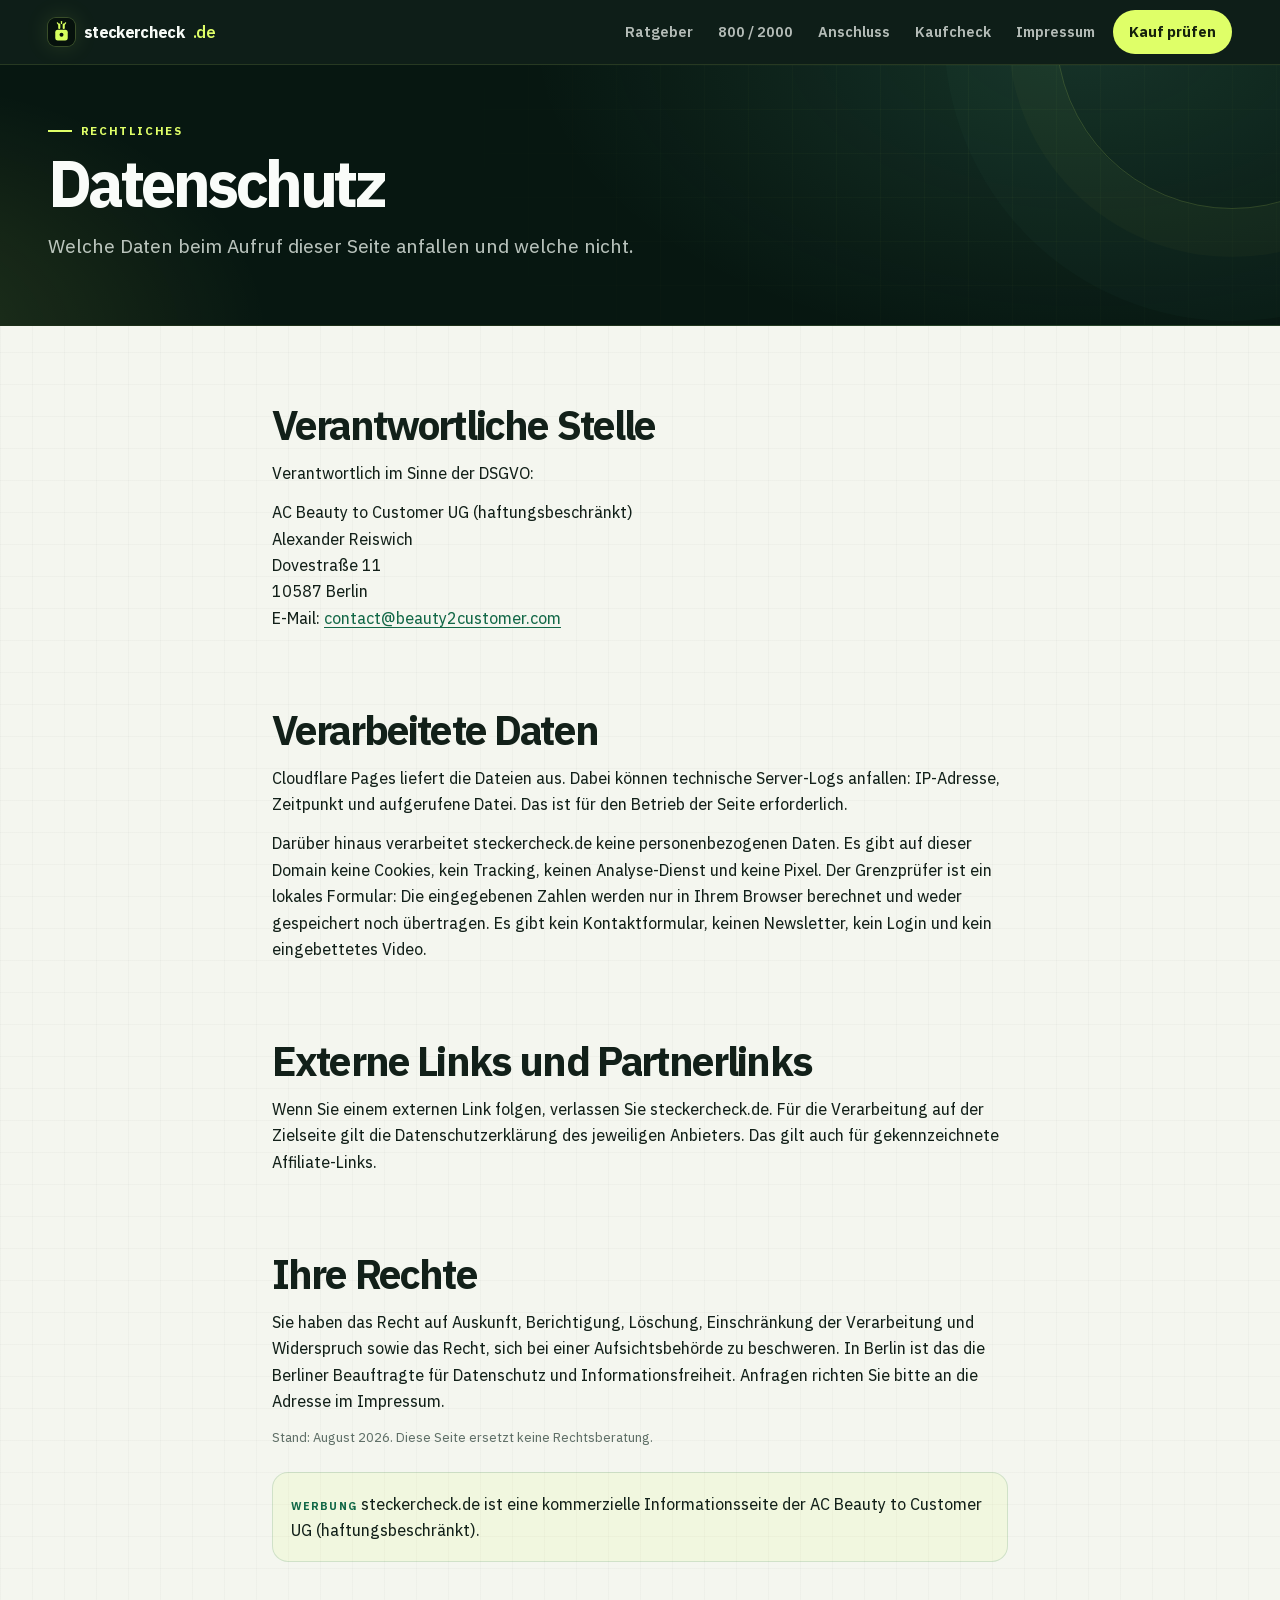
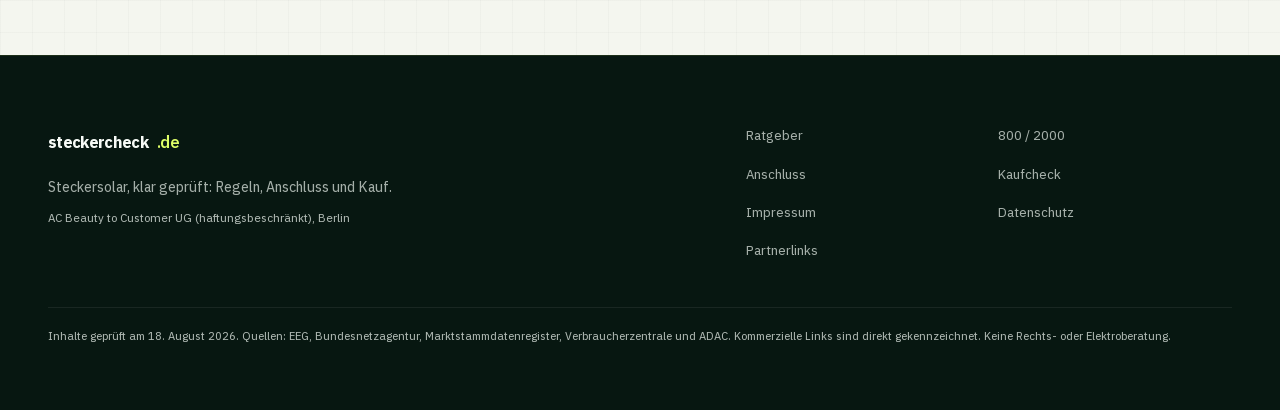
<file: datenschutz.html>
<!DOCTYPE html>
<html lang="de">
<head>
  <meta charset="utf-8">
  <meta name="viewport" content="width=device-width, initial-scale=1">
  <title>Datenschutz — steckercheck.de</title>
  <meta name="robots" content="noindex,follow">
  <link rel="canonical" href="https://steckercheck.de/datenschutz">
  <link rel="icon" href="favicon.svg" type="image/svg+xml">
  <link rel="apple-touch-icon" href="apple-touch-icon.png">
  <meta name="theme-color" content="#071711">
  <link rel="preload" href="fonts/ibm-plex-sans.woff2" as="font" type="font/woff2" crossorigin>
  <link rel="stylesheet" href="site.css">
  <link rel="stylesheet" href="print.css" media="print">
</head>
<body>
  <a class="skip" href="#inhalt">Zum Inhalt</a>
  <header class="site-header">
    <div class="site-header-inner">
      <a class="wordmark" href="/">
        <img class="brand-mark" src="favicon.svg" width="28" height="28" alt="">
        steckercheck<span>.de</span>
      </a>
      <nav class="nav" aria-label="Hauptnavigation">
        <a href="/">Ratgeber</a>
        <a href="/800-watt-2000-wp">800 / 2000</a>
        <a href="/schuko-oder-wieland">Anschluss</a>
        <a href="/balkonkraftwerk-kaufen">Kaufcheck</a>
        <a class="nav-legal" href="/impressum">Impressum</a>
        <a class="nav-cta" href="/balkonkraftwerk-kaufen#protokoll">Kauf prüfen</a>
      </nav>
      <details class="menu">
        <summary>Menü</summary>
        <nav class="nav" aria-label="Mobil">
          <a href="/">Ratgeber</a>
          <a href="/800-watt-2000-wp">800 / 2000</a>
          <a href="/schuko-oder-wieland">Anschluss</a>
          <a href="/balkonkraftwerk-kaufen">Kaufcheck</a>
          <a href="/impressum">Impressum</a>
          <a href="/datenschutz" aria-current="page">Datenschutz</a>
        </nav>
      </details>
    </div>
  </header>

  <main id="inhalt">
    <header class="page-hero compact">
      <div class="page-hero-inner">
        <p class="eyebrow">Rechtliches</p>
        <h1>Datenschutz</h1>
        <p class="lede">Welche Daten beim Aufruf dieser Seite anfallen und welche nicht.</p>
      </div>
    </header>
    <div class="wrap narrow page">
      <h2>Verantwortliche Stelle</h2>
      <p>Verantwortlich im Sinne der DSGVO:</p>
      <address>
        AC Beauty to Customer UG (haftungsbeschränkt)<br>
        Alexander Reiswich<br>
        Dovestraße 11<br>
        10587 Berlin<br>
        E-Mail: <a href="mailto:contact@beauty2customer.com">contact@beauty2customer.com</a>
      </address>

      <h2>Verarbeitete Daten</h2>
      <p>Cloudflare Pages liefert die Dateien aus. Dabei können technische Server-Logs anfallen: IP-Adresse, Zeitpunkt und aufgerufene Datei. Das ist für den Betrieb der Seite erforderlich.</p>
      <p>Darüber hinaus verarbeitet steckercheck.de keine personenbezogenen Daten. Es gibt auf dieser Domain keine Cookies, kein Tracking, keinen Analyse-Dienst und keine Pixel. Der Grenzprüfer ist ein lokales Formular: Die eingegebenen Zahlen werden nur in Ihrem Browser berechnet und weder gespeichert noch übertragen. Es gibt kein Kontaktformular, keinen Newsletter, kein Login und kein eingebettetes Video.</p>

      <h2>Externe Links und Partnerlinks</h2>
      <p>Wenn Sie einem externen Link folgen, verlassen Sie steckercheck.de. Für die Verarbeitung auf der Zielseite gilt die Datenschutzerklärung des jeweiligen Anbieters. Das gilt auch für gekennzeichnete Affiliate-Links.</p>

      <h2>Ihre Rechte</h2>
      <p>Sie haben das Recht auf Auskunft, Berichtigung, Löschung, Einschränkung der Verarbeitung und Widerspruch sowie das Recht, sich bei einer Aufsichtsbehörde zu beschweren. In Berlin ist das die Berliner Beauftragte für Datenschutz und Informationsfreiheit. Anfragen richten Sie bitte an die Adresse im Impressum.</p>

      <p class="meta">Stand: August 2026. Diese Seite ersetzt keine Rechtsberatung.</p>

      <aside class="disclosure" id="affiliate">
        <p><span class="disclosure-kicker">Werbung</span> steckercheck.de ist eine kommerzielle Informationsseite der AC Beauty to Customer UG (haftungsbeschränkt).</p>
      </aside>
    </div>
  </main>

  <footer class="site-footer">
    <div class="site-footer-inner">
      <div class="footer-brand">
        <a class="wordmark" href="/">steckercheck<span>.de</span></a>
        <p>Steckersolar, klar geprüft: Regeln, Anschluss und Kauf.</p>
        <span class="publisher">AC Beauty to Customer UG (haftungsbeschränkt), Berlin</span>
      </div>
      <nav class="footer-nav" aria-label="Fußzeile">
        <a href="/">Ratgeber</a>
        <a href="/800-watt-2000-wp">800 / 2000</a>
        <a href="/schuko-oder-wieland">Anschluss</a>
        <a href="/balkonkraftwerk-kaufen">Kaufcheck</a>
        <a href="/impressum">Impressum</a>
        <a href="/datenschutz">Datenschutz</a>
        <a href="/impressum#affiliate">Partnerlinks</a>
      </nav>
      <p class="footer-meta">Inhalte geprüft am 18. August 2026. Quellen: EEG, Bundesnetzagentur, Marktstammdatenregister, Verbraucherzentrale und ADAC. Kommerzielle Links sind direkt gekennzeichnet. Keine Rechts- oder Elektroberatung.</p>
    </div>
  </footer>
</body>
</html>
</file>
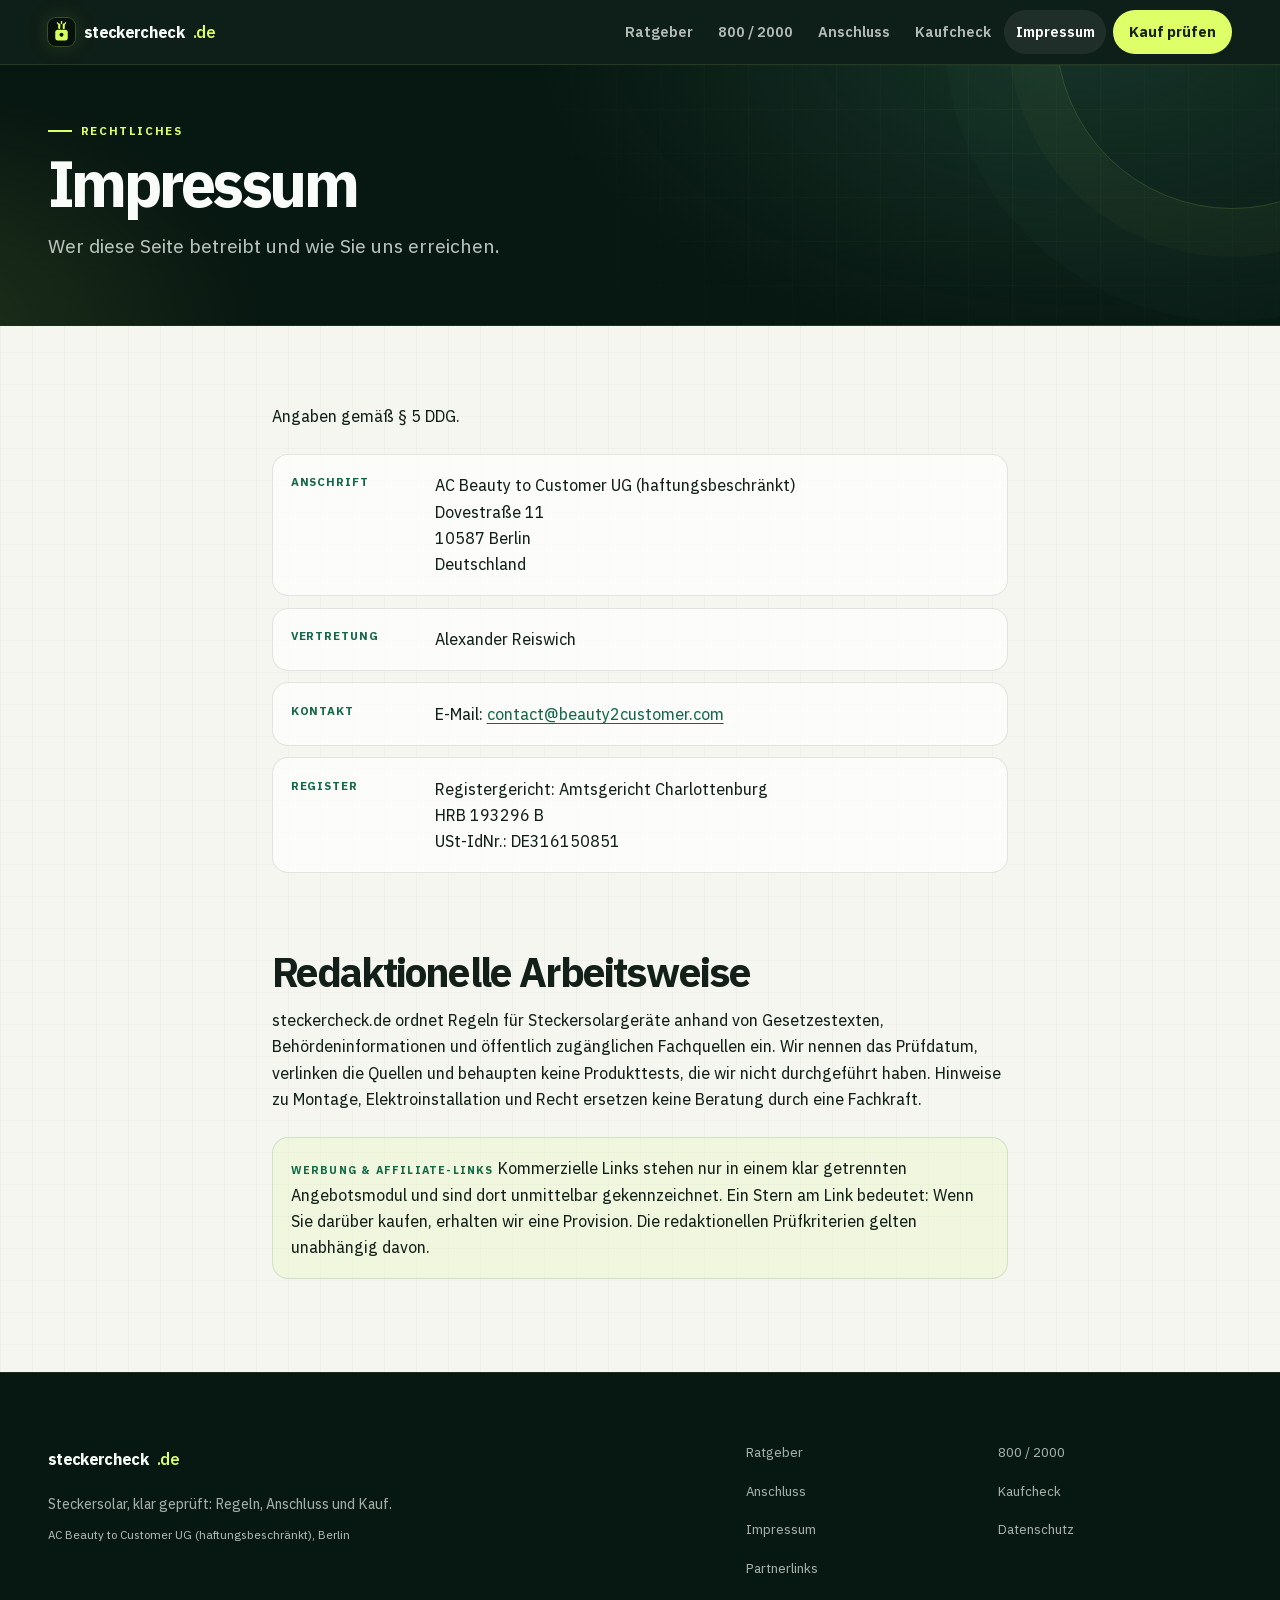
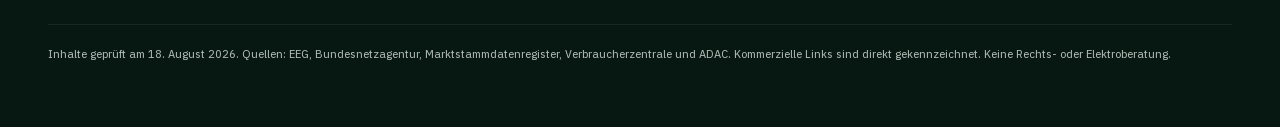
<file: impressum.html>
<!DOCTYPE html>
<html lang="de">
<head>
  <meta charset="utf-8">
  <meta name="viewport" content="width=device-width, initial-scale=1">
  <title>Impressum — steckercheck.de</title>
  <meta name="robots" content="noindex,follow">
  <link rel="canonical" href="https://steckercheck.de/impressum">
  <link rel="icon" href="favicon.svg" type="image/svg+xml">
  <link rel="apple-touch-icon" href="apple-touch-icon.png">
  <meta name="theme-color" content="#071711">
  <link rel="preload" href="fonts/ibm-plex-sans.woff2" as="font" type="font/woff2" crossorigin>
  <link rel="stylesheet" href="site.css">
  <link rel="stylesheet" href="print.css" media="print">
</head>
<body>
  <a class="skip" href="#inhalt">Zum Inhalt</a>
  <header class="site-header">
    <div class="site-header-inner">
      <a class="wordmark" href="/">
        <img class="brand-mark" src="favicon.svg" width="28" height="28" alt="">
        steckercheck<span>.de</span>
      </a>
      <nav class="nav" aria-label="Hauptnavigation">
        <a href="/">Ratgeber</a>
        <a href="/800-watt-2000-wp">800 / 2000</a>
        <a href="/schuko-oder-wieland">Anschluss</a>
        <a href="/balkonkraftwerk-kaufen">Kaufcheck</a>
        <a class="nav-legal" href="/impressum" aria-current="page">Impressum</a>
        <a class="nav-cta" href="/balkonkraftwerk-kaufen#protokoll">Kauf prüfen</a>
      </nav>
      <details class="menu">
        <summary>Menü</summary>
        <nav class="nav" aria-label="Mobil">
          <a href="/">Ratgeber</a>
          <a href="/800-watt-2000-wp">800 / 2000</a>
          <a href="/schuko-oder-wieland">Anschluss</a>
          <a href="/balkonkraftwerk-kaufen">Kaufcheck</a>
          <a href="/impressum" aria-current="page">Impressum</a>
          <a href="/datenschutz">Datenschutz</a>
        </nav>
      </details>
    </div>
  </header>

  <main id="inhalt">
    <header class="page-hero compact">
      <div class="page-hero-inner">
        <p class="eyebrow">Rechtliches</p>
        <h1>Impressum</h1>
        <p class="lede">Wer diese Seite betreibt und wie Sie uns erreichen.</p>
      </div>
    </header>
    <div class="wrap narrow page">
      <p>Angaben gemäß § 5 DDG.</p>

      <dl class="legal-block">
        <div class="legal-item">
          <dt>Anschrift</dt>
          <dd>
            <address>
              AC Beauty to Customer UG (haftungsbeschränkt)<br>
              Dovestraße 11<br>
              10587 Berlin<br>
              Deutschland
            </address>
          </dd>
        </div>
        <div class="legal-item">
          <dt>Vertretung</dt>
          <dd>Alexander Reiswich</dd>
        </div>
        <div class="legal-item">
          <dt>Kontakt</dt>
          <dd>
            E-Mail: <a href="mailto:contact@beauty2customer.com">contact@beauty2customer.com</a>
          </dd>
        </div>
        <div class="legal-item">
          <dt>Register</dt>
          <dd>
            Registergericht: Amtsgericht Charlottenburg<br>
            HRB 193296 B<br>
            USt-IdNr.: DE316150851
          </dd>
        </div>
      </dl>

      <h2>Redaktionelle Arbeitsweise</h2>
      <p>steckercheck.de ordnet Regeln für Steckersolargeräte anhand von Gesetzestexten, Behördeninformationen und öffentlich zugänglichen Fachquellen ein. Wir nennen das Prüfdatum, verlinken die Quellen und behaupten keine Produkttests, die wir nicht durchgeführt haben. Hinweise zu Montage, Elektroinstallation und Recht ersetzen keine Beratung durch eine Fachkraft.</p>

      <aside class="disclosure" id="affiliate">
        <p><span class="disclosure-kicker">Werbung &amp; Affiliate-Links</span> Kommerzielle Links stehen nur in einem klar getrennten Angebotsmodul und sind dort unmittelbar gekennzeichnet. Ein Stern am Link bedeutet: Wenn Sie darüber kaufen, erhalten wir eine Provision. Die redaktionellen Prüfkriterien gelten unabhängig davon.</p>
      </aside>
    </div>
  </main>

  <footer class="site-footer">
    <div class="site-footer-inner">
      <div class="footer-brand">
        <a class="wordmark" href="/">steckercheck<span>.de</span></a>
        <p>Steckersolar, klar geprüft: Regeln, Anschluss und Kauf.</p>
        <span class="publisher">AC Beauty to Customer UG (haftungsbeschränkt), Berlin</span>
      </div>
      <nav class="footer-nav" aria-label="Fußzeile">
        <a href="/">Ratgeber</a>
        <a href="/800-watt-2000-wp">800 / 2000</a>
        <a href="/schuko-oder-wieland">Anschluss</a>
        <a href="/balkonkraftwerk-kaufen">Kaufcheck</a>
        <a href="/impressum">Impressum</a>
        <a href="/datenschutz">Datenschutz</a>
        <a href="#affiliate">Partnerlinks</a>
      </nav>
      <p class="footer-meta">Inhalte geprüft am 18. August 2026. Quellen: EEG, Bundesnetzagentur, Marktstammdatenregister, Verbraucherzentrale und ADAC. Kommerzielle Links sind direkt gekennzeichnet. Keine Rechts- oder Elektroberatung.</p>
    </div>
  </footer>
</body>
</html>
</file>
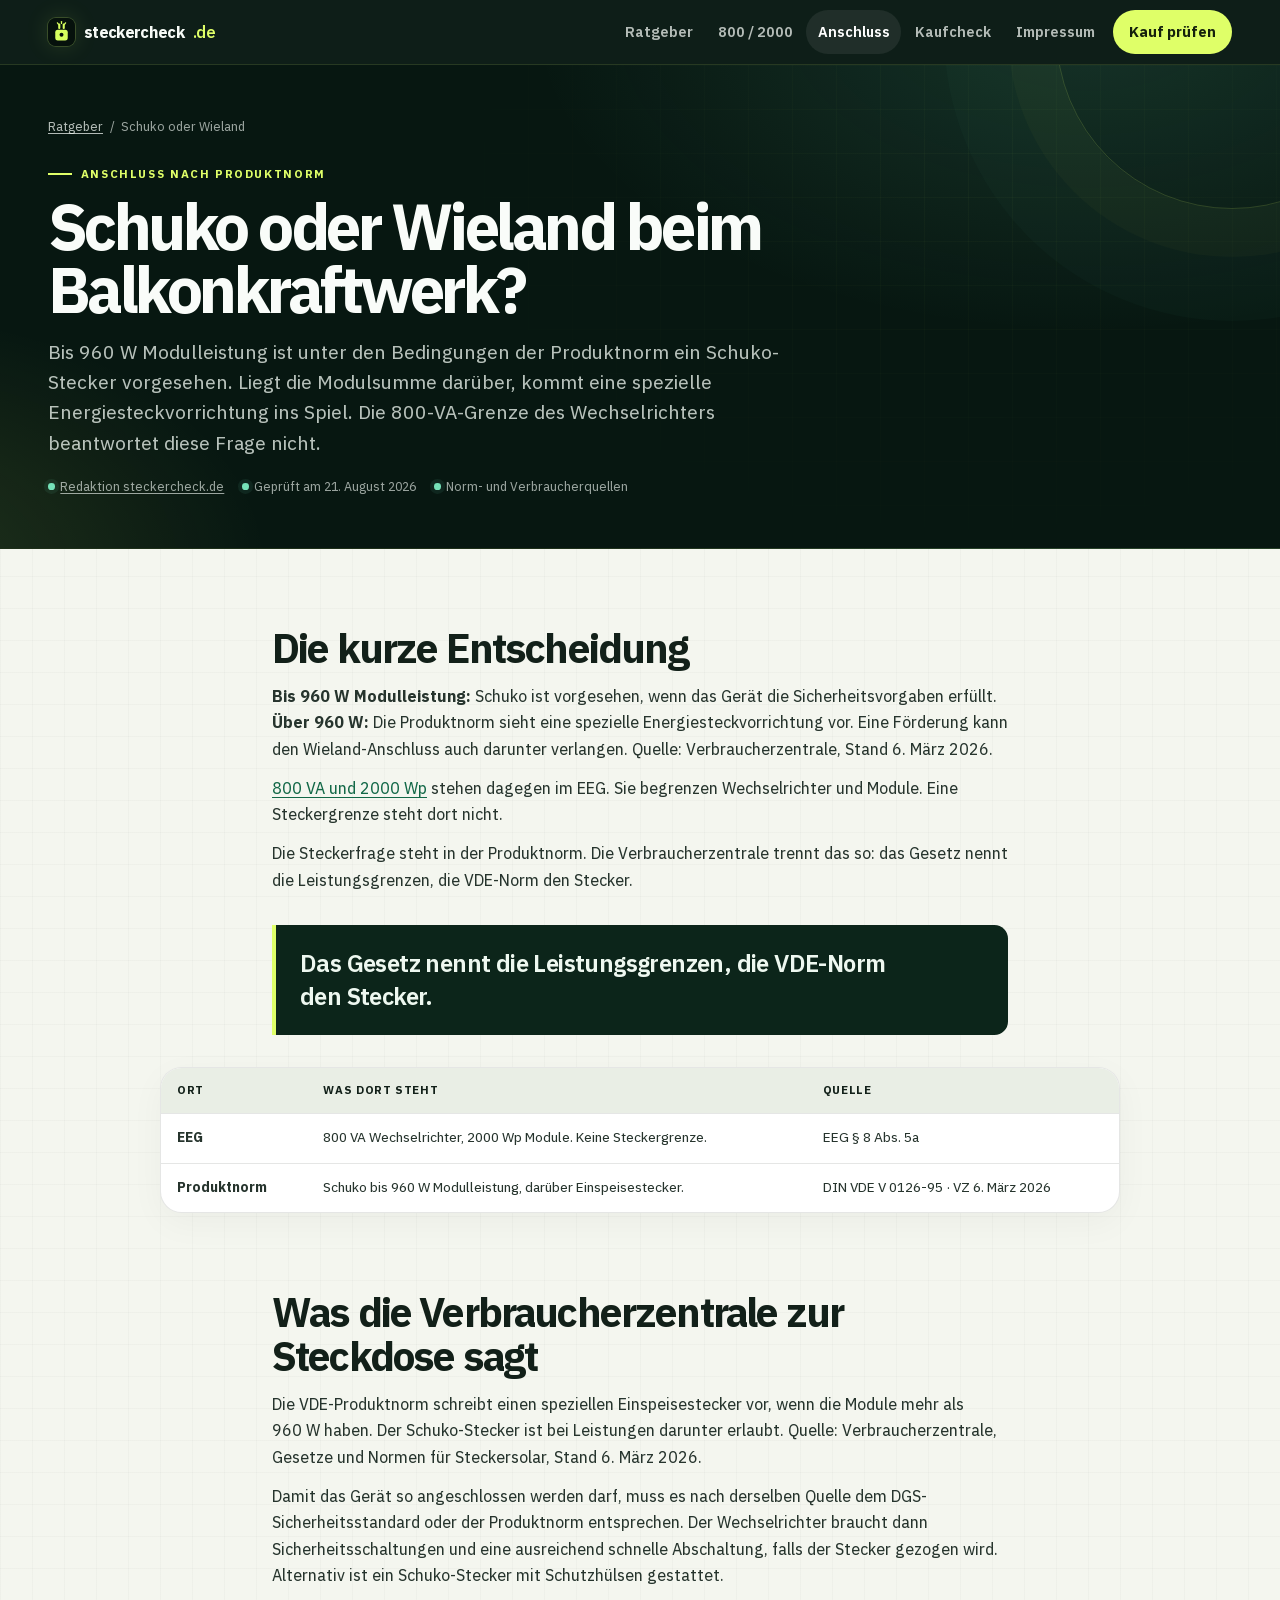
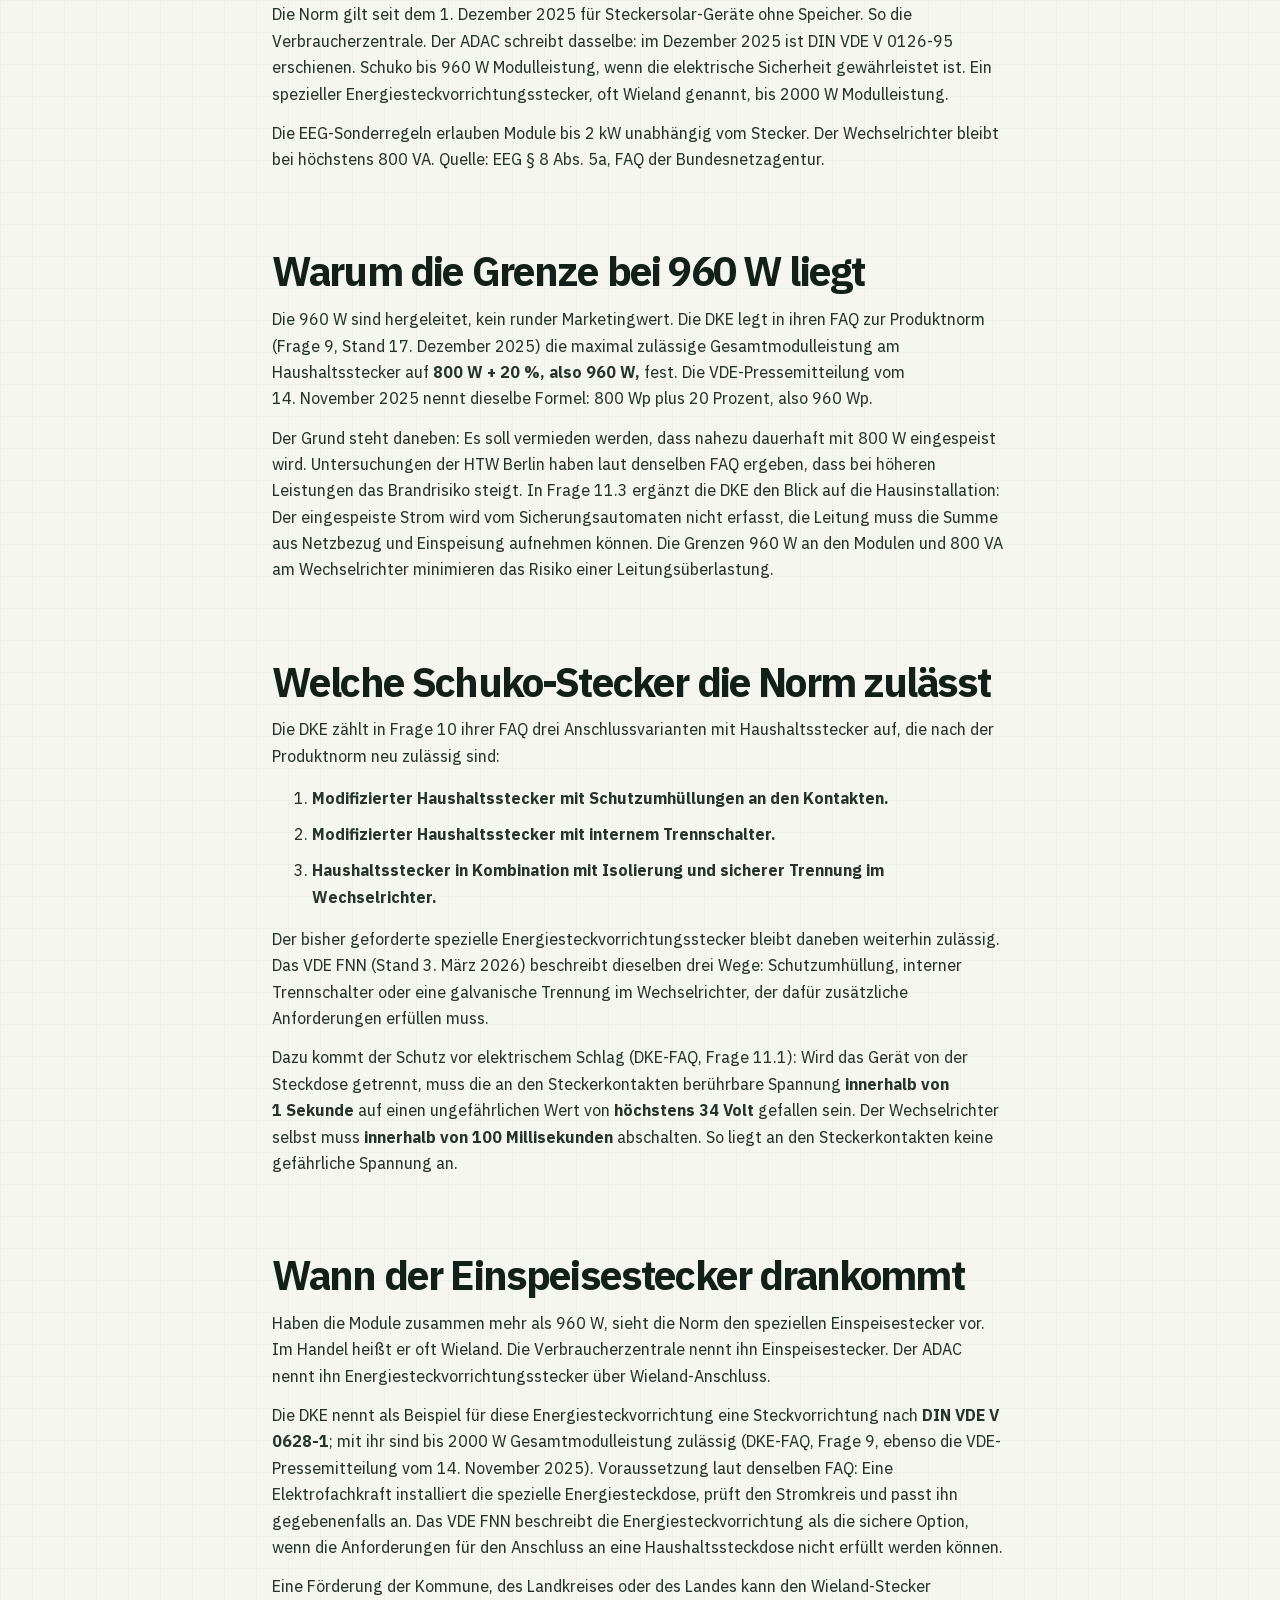
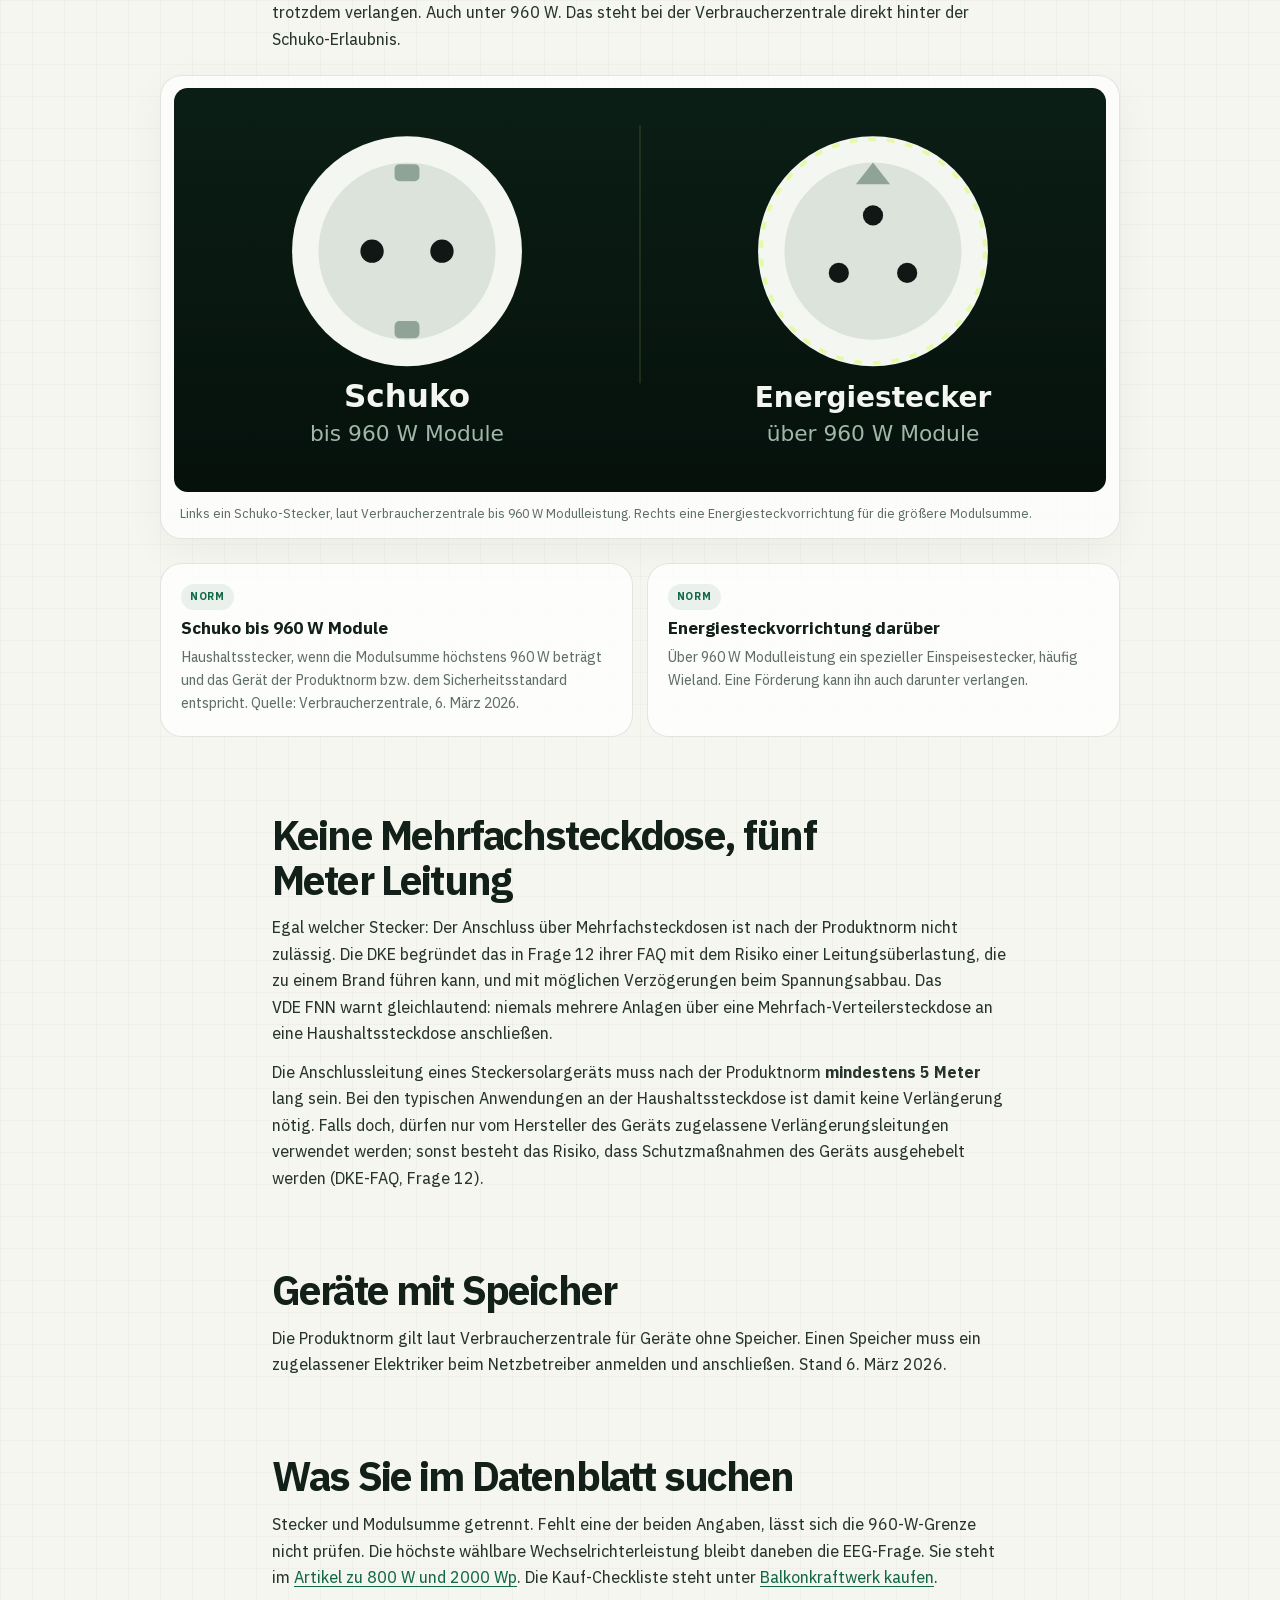
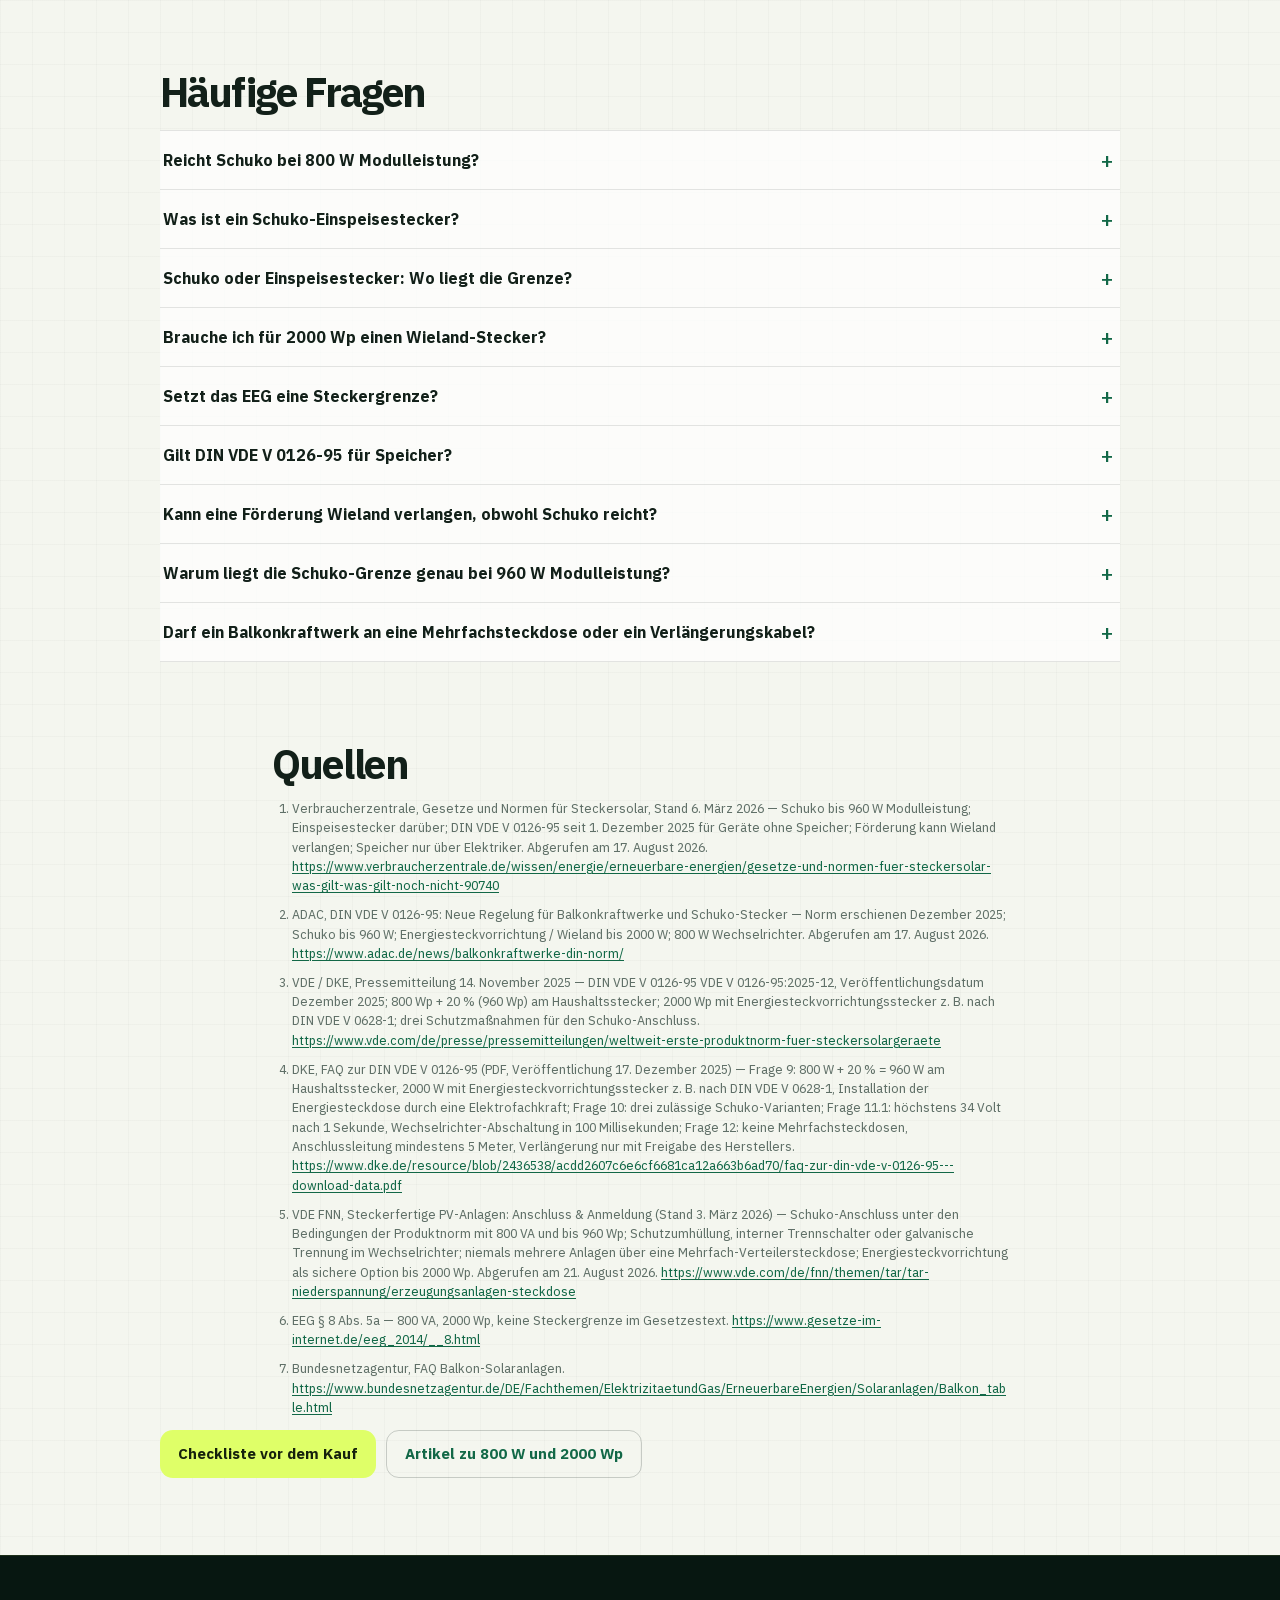
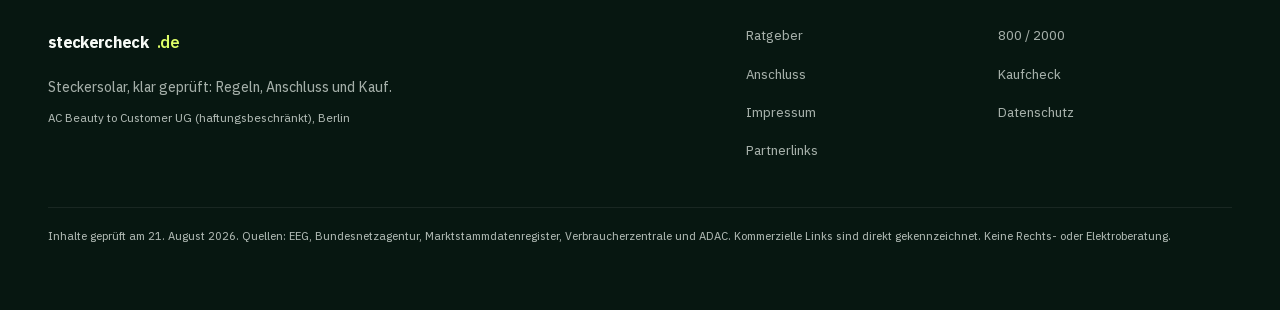
<file: schuko-oder-wieland.html>
<!DOCTYPE html>
<html lang="de">
<head>
  <meta charset="utf-8">
  <meta name="viewport" content="width=device-width, initial-scale=1">
  <title>Schuko oder Wieland beim Balkonkraftwerk laut DIN VDE V 0126-95 — steckercheck.de</title>
  <meta name="description" content="Laut Verbraucherzentrale sieht DIN VDE V 0126-95 Schuko bis 960 W Modulleistung vor, darüber den Einspeisestecker (oft Wieland genannt). Mit Quellen.">
  <link rel="canonical" href="https://steckercheck.de/schuko-oder-wieland">
  <link rel="icon" href="favicon.svg" type="image/svg+xml">
  <link rel="apple-touch-icon" href="apple-touch-icon.png">
  <meta name="theme-color" content="#071711">
  <meta name="robots" content="index,follow,max-image-preview:large">
  <meta name="author" content="AC Beauty to Customer UG (haftungsbeschränkt)">
  <meta name="geo.region" content="DE">
  <meta name="geo.placename" content="Berlin">
  <link rel="alternate" hreflang="de" href="https://steckercheck.de/schuko-oder-wieland">
  <link rel="alternate" hreflang="de-DE" href="https://steckercheck.de/schuko-oder-wieland">
  <link rel="alternate" hreflang="x-default" href="https://steckercheck.de/schuko-oder-wieland">
  <meta property="og:title" content="Schuko oder Wieland beim Balkonkraftwerk laut DIN VDE V 0126-95">
  <meta property="og:description" content="Laut Verbraucherzentrale sieht DIN VDE V 0126-95 Schuko bis 960 W Modulleistung vor, darüber den Einspeisestecker (oft Wieland genannt). Mit Quellen.">
  <meta property="og:url" content="https://steckercheck.de/schuko-oder-wieland">
  <meta property="og:locale" content="de_DE">
  <meta property="og:type" content="article">
  <meta property="og:site_name" content="steckercheck.de">
  <meta property="og:image" content="https://steckercheck.de/og.jpg">
  <meta property="og:image:width" content="1200">
  <meta property="og:image:height" content="630">
  <meta property="og:image:alt" content="steckercheck.de — Schuko oder Wieland beim Balkonkraftwerk">
  <meta name="twitter:card" content="summary_large_image">
  <meta name="twitter:title" content="Schuko oder Wieland beim Balkonkraftwerk laut DIN VDE V 0126-95">
  <meta name="twitter:description" content="Laut Verbraucherzentrale sieht DIN VDE V 0126-95 Schuko bis 960 W Modulleistung vor, darüber den Einspeisestecker (oft Wieland genannt). Mit Quellen.">
  <meta name="twitter:image" content="https://steckercheck.de/og.jpg">
  <link rel="preload" href="fonts/ibm-plex-sans.woff2" as="font" type="font/woff2" crossorigin>
  <style>
/* steckercheck.de — editorial solar workbench */
@font-face {
  font-family: "IBM Plex Sans";
  src: url("fonts/ibm-plex-sans.woff2") format("woff2");
  font-weight: 100 900;
  font-style: normal;
  font-display: swap;
}

:root {
  --void: #071711;
  --void-2: #0c251a;
  --paper: #f4f6ef;
  --paper-2: #e9eee5;
  --card: #fff;
  --ink: #122019;
  --mist: #607068;
  --line: rgba(18, 32, 25, .11);
  --line-strong: rgba(18, 32, 25, .2);
  --lime: #dfff68;
  --lime-ink: #15210c;
  --mint: #75e1b8;
  --forest: #126847;
  --forest-dark: #0b4b34;
  --radius: 1.35rem;
  --radius-sm: .85rem;
  --max: 74rem;
  --read: 46rem;
  --rail: 60rem;
  --gutter: clamp(1rem, 4.6vw, 1.75rem);
  --sans: "IBM Plex Sans", ui-sans-serif, system-ui, -apple-system, BlinkMacSystemFont, "Segoe UI", sans-serif;
  --display: "IBM Plex Sans", ui-sans-serif, system-ui, sans-serif;
  --header-h: 4rem;
  --touch: 44px;
  --shadow: 0 20px 60px rgba(7, 23, 17, .09);
}

*, *::before, *::after { box-sizing: border-box; }
html {
  font-size: 100%;
  scroll-behavior: smooth;
  scroll-padding-top: calc(var(--header-h) + 1rem);
  -webkit-text-size-adjust: 100%;
  overflow-x: clip;
}
body {
  margin: 0;
  min-height: 100vh;
  display: flex;
  flex-direction: column;
  color: var(--ink);
  background:
    linear-gradient(rgba(18, 32, 25, .024) 1px, transparent 1px),
    linear-gradient(90deg, rgba(18, 32, 25, .024) 1px, transparent 1px),
    var(--paper);
  background-size: 32px 32px;
  font-family: var(--sans);
  font-weight: 430;
  line-height: 1.65;
  overflow-x: clip;
}
main { flex: 1; }
img, svg { max-width: 100%; height: auto; }
h1, h2, h3, p { text-wrap: pretty; }
h1, h2, h3 { overflow-wrap: break-word; }
::selection { color: var(--lime-ink); background: var(--lime); }
a { color: var(--forest); text-decoration-thickness: .08em; text-underline-offset: .18em; }
a:hover { color: var(--forest-dark); }
:focus-visible { outline: 3px solid #bde93e; outline-offset: 3px; }

.skip {
  position: fixed;
  top: .65rem;
  left: var(--gutter);
  z-index: 100;
  min-height: var(--touch);
  display: inline-flex;
  align-items: center;
  padding: .55rem .9rem;
  color: var(--lime-ink);
  background: var(--lime);
  border-radius: 999px;
  font-weight: 750;
  text-decoration: none;
  transform: translateY(-160%);
  transition: transform 160ms ease;
}
.skip:focus { transform: translateY(0); }
.wrap { width: min(var(--max), calc(100% - 2 * var(--gutter))); margin-inline: auto; }
.wrap.narrow { width: min(var(--read), calc(100% - 2 * var(--gutter))); }

/* Header */
.site-header {
  position: sticky;
  top: 0;
  z-index: 50;
  min-height: var(--header-h);
  padding-top: env(safe-area-inset-top, 0);
  color: #f5faf5;
  background: rgba(7, 23, 17, .97);
  border-bottom: 1px solid rgba(223, 255, 104, .12);
}
.site-header-inner {
  width: min(var(--max), calc(100% - 2 * var(--gutter)));
  min-height: var(--header-h);
  margin-inline: auto;
  display: flex;
  align-items: center;
  justify-content: space-between;
  gap: 1rem;
}
.wordmark {
  min-height: var(--touch);
  min-width: 0;
  display: inline-flex;
  align-items: center;
  gap: .55rem;
  color: #f7fbf7;
  font-size: 1.02rem;
  font-weight: 760;
  letter-spacing: -.04em;
  text-decoration: none;
  white-space: nowrap;
}
.wordmark:hover { color: #fff; }
.wordmark span { color: var(--lime); font-weight: 560; }
.brand-mark {
  width: 1.7rem;
  height: 1.7rem;
  flex: 0 0 auto;
  border-radius: .5rem;
  box-shadow: 0 0 0 1px rgba(223, 255, 104, .18), 0 0 24px rgba(223, 255, 104, .13);
}
.nav { display: flex; align-items: center; gap: .12rem; }
.nav a {
  min-height: var(--touch);
  display: inline-flex;
  align-items: center;
  padding: .5rem .72rem;
  color: rgba(245, 250, 245, .72);
  border-radius: 999px;
  font-size: .9rem;
  font-weight: 610;
  text-decoration: none;
  transition: color 150ms ease, background 150ms ease;
}
.nav a:hover, .nav a[aria-current="page"] { color: #fff; background: rgba(255, 255, 255, .075); }
.nav .nav-cta {
  margin-left: .3rem;
  padding-inline: 1rem;
  color: var(--lime-ink);
  background: var(--lime);
  font-weight: 760;
}
.nav .nav-cta:hover { color: var(--lime-ink); background: #e7ff8b; }
.menu { position: static; display: none; flex: 0 0 auto; }
.menu summary {
  min-width: var(--touch);
  min-height: var(--touch);
  display: inline-flex;
  align-items: center;
  justify-content: center;
  padding: 0 .9rem;
  color: #f6faf6;
  border: 1px solid rgba(255, 255, 255, .15);
  border-radius: 999px;
  cursor: pointer;
  font-size: .9rem;
  font-weight: 700;
  list-style: none;
}
.menu summary::-webkit-details-marker { display: none; }

/* Controls */
.actions, .cta-row { display: flex; flex-wrap: wrap; align-items: center; gap: .65rem; }
.actions { margin-top: 1.35rem; }
.btn, .btn-primary, .btn-ghost, .partner-link, button {
  min-height: 48px;
  display: inline-flex;
  align-items: center;
  justify-content: center;
  gap: .45rem;
  padding: .72rem 1.12rem;
  border: 0;
  border-radius: .8rem;
  font: inherit;
  font-size: .93rem;
  font-weight: 750;
  line-height: 1.2;
  text-decoration: none;
  cursor: pointer;
  transition: transform 150ms ease, background 150ms ease;
}
.btn, .btn-primary, button { color: var(--lime-ink); background: var(--lime); }
.btn:hover, .btn-primary:hover, button:hover { color: var(--lime-ink); background: #e8ff91; transform: translateY(-1px); }
.btn-ghost { color: #f5faf5; background: rgba(255, 255, 255, .055); border: 1px solid rgba(255, 255, 255, .16); }
.btn-ghost:hover { color: #fff; background: rgba(255, 255, 255, .1); }

/* Hero */
.stage, .page-hero {
  position: relative;
  isolation: isolate;
  overflow: hidden;
  color: #f5faf5;
  background:
    radial-gradient(60rem 34rem at 85% -10%, rgba(117, 225, 184, .14), transparent 58%),
    radial-gradient(46rem 30rem at -10% 105%, rgba(223, 255, 104, .13), transparent 54%),
    var(--void);
  border-bottom: 1px solid rgba(223, 255, 104, .1);
}
.stage { padding: clamp(2.1rem, 5vw, 4.8rem) 0 clamp(2.2rem, 5vw, 4.4rem); }
.page-hero { padding: clamp(2rem, 4vw, 3.6rem) 0 clamp(2rem, 4vw, 3.2rem); }
.page-hero.compact { padding-block: clamp(2rem, 4vw, 3rem); }
.stage::before, .page-hero::before {
  content: "";
  position: absolute;
  z-index: -1;
  inset: 0;
  opacity: .72;
  background-image:
    linear-gradient(rgba(223, 255, 104, .045) 1px, transparent 1px),
    linear-gradient(90deg, rgba(223, 255, 104, .045) 1px, transparent 1px);
  background-size: 44px 44px;
  -webkit-mask-image: radial-gradient(48rem 34rem at 76% 24%, #000, transparent 74%);
  mask-image: radial-gradient(48rem 34rem at 76% 24%, #000, transparent 74%);
}
.stage::after, .page-hero::after {
  content: "";
  position: absolute;
  z-index: -1;
  width: 22rem;
  aspect-ratio: 1;
  top: -13rem;
  right: -8rem;
  border: 1px solid rgba(223, 255, 104, .16);
  border-radius: 50%;
  box-shadow: 0 0 0 3rem rgba(223, 255, 104, .025), 0 0 0 7rem rgba(117, 225, 184, .018);
}
.stage-inner, .page-hero-inner {
  position: relative;
  width: min(var(--max), calc(100% - 2 * var(--gutter)));
  margin-inline: auto;
}
.stage-inner {
  display: grid;
  grid-template-columns: minmax(0, 1.02fr) minmax(19rem, .98fr);
  align-items: center;
  gap: clamp(2rem, 5vw, 4.5rem);
}
.stage-copy { max-width: 41rem; }
.eyebrow {
  margin: 0 0 .85rem;
  display: inline-flex;
  align-items: center;
  gap: .55rem;
  color: var(--lime);
  font-size: .72rem;
  font-weight: 780;
  letter-spacing: .14em;
  line-height: 1.35;
  text-transform: uppercase;
}
.eyebrow::before { content: ""; width: 1.5rem; height: 2px; background: currentColor; }
.stage h1, .page-hero h1 {
  margin: 0 0 1rem;
  max-width: 18ch;
  color: #f9fcf9;
  font-family: var(--display);
  font-size: clamp(2.25rem, 6vw, 5.15rem);
  font-weight: 720;
  letter-spacing: -.055em;
  line-height: .98;
  hyphens: manual;
}
.page-hero h1 { max-width: 21ch; font-size: clamp(2.2rem, 5vw, 4.3rem); }
.stage h1 { overflow-wrap: normal; word-break: normal; hyphens: none; }
@media (min-width: 901px) {
  .stage h1 { font-size: clamp(3.5rem, 5.25vw, 4.35rem); }
}
.stage .lede, .page-hero .lede {
  max-width: 46rem;
  margin: 0;
  color: rgba(239, 247, 241, .76);
  font-size: clamp(1.04rem, 2.1vw, 1.2rem);
  line-height: 1.58;
}
.page-hero .lede { margin-bottom: 1rem; }
.chips { margin: 1.15rem 0 0; display: flex; flex-wrap: wrap; gap: .45rem; }
.chip {
  padding: .38rem .68rem;
  color: rgba(244, 250, 245, .76);
  background: rgba(255, 255, 255, .045);
  border: 1px solid rgba(255, 255, 255, .11);
  border-radius: 999px;
  font-size: .73rem;
  font-weight: 590;
  line-height: 1.3;
}
.breadcrumbs {
  margin: 0 0 1.2rem;
  display: flex;
  flex-wrap: wrap;
  align-items: center;
  gap: .42rem;
  color: rgba(244, 250, 245, .62);
  font-size: .78rem;
}
.breadcrumbs a { color: rgba(244, 250, 245, .72); }
.article-meta, .proof-row {
  margin-top: 1.15rem;
  display: flex;
  flex-wrap: wrap;
  gap: .5rem 1.1rem;
  color: rgba(244, 250, 245, .62);
  font-size: .78rem;
}
.article-meta a, .proof-row a { color: inherit; }
.article-meta span, .proof-row span { display: inline-flex; align-items: center; gap: .35rem; }
.article-meta span::before, .proof-row span::before {
  content: "";
  width: .42rem;
  height: .42rem;
  flex: 0 0 auto;
  border-radius: 50%;
  background: var(--mint);
  box-shadow: 0 0 0 4px rgba(117, 225, 184, .08);
}
.hero-fig {
  position: relative;
  margin: 0;
  display: grid;
  grid-template-columns: 1fr 1fr;
  gap: .65rem;
  overflow: hidden;
  background: rgba(12, 37, 26, .78);
  border: 1px solid rgba(223, 255, 104, .2);
  border-radius: 1.35rem;
  box-shadow: 0 32px 90px rgba(0, 0, 0, .28);
}
.hero-fig::before {
  content: "Systemübersicht";
  position: absolute;
  z-index: 2;
  top: .7rem;
  left: .75rem;
  padding: .28rem .55rem;
  color: rgba(245, 250, 245, .72);
  background: rgba(7, 23, 17, .8);
  border: 1px solid rgba(255, 255, 255, .1);
  border-radius: 999px;
  font-size: .65rem;
  font-weight: 680;
  letter-spacing: .08em;
  text-transform: uppercase;
}
.hero-fig img {
  width: 100%;
  display: block;
  grid-column: 1 / -1;
  aspect-ratio: 1400 / 933;
  object-fit: cover;
  object-position: center 62%;
  background: #0b2017;
}
.num-card {
  margin: 0 0 .65rem .65rem;
  padding: .9rem 1rem;
  background: rgba(7, 23, 17, .74);
  border: 1px solid rgba(223, 255, 104, .17);
  border-radius: .85rem;
}
.num-card.two { margin-left: 0; }
.num-card strong {
  display: block;
  color: var(--lime);
  font-size: clamp(1.75rem, 4.2vw, 2.7rem);
  font-weight: 720;
  letter-spacing: -.06em;
  line-height: .95;
}
.num-card span {
  display: block;
  margin-top: .3rem;
  color: rgba(239, 247, 241, .66);
  font-size: .7rem;
  font-weight: 560;
  line-height: 1.3;
}

/* Partner modules */
.ad-banner {
  margin: 1.35rem 0 0;
  padding: .95rem;
  display: grid;
  grid-template-columns: minmax(0, 1fr) auto;
  align-items: center;
  gap: 1rem;
  color: var(--ink);
  background: #f7f8f2;
  border: 1px solid rgba(18, 104, 71, .2);
  border-radius: 1rem;
  box-shadow: inset 3px 0 0 var(--lime);
  font-size: .86rem;
  line-height: 1.45;
}
.stage .ad-banner, .page-hero .ad-banner {
  color: #f4faf5;
  background: rgba(255, 255, 255, .055);
  border-color: rgba(223, 255, 104, .22);
}
.ad-banner p { margin: 0; max-width: none; }
.ad-banner p + p { margin-top: .24rem; }
.ad-label, .disclosure-kicker {
  color: var(--forest);
  font-size: .68rem;
  font-weight: 800;
  letter-spacing: .11em;
  text-transform: uppercase;
}
.ad-banner strong { color: inherit; font-size: .98rem; letter-spacing: -.01em; text-transform: none; }
.stage .ad-label, .page-hero .ad-label { color: var(--lime); }
.affiliate-note { margin-top: .4rem !important; color: var(--mist); font-size: .67rem; line-height: 1.35; }
.stage .affiliate-note, .page-hero .affiliate-note { color: rgba(244, 250, 245, .56); }
.partner-link {
  min-height: 44px;
  padding-inline: .9rem;
  color: var(--lime-ink) !important;
  background: var(--lime);
  white-space: nowrap;
}
.partner-link:hover { background: #eaff99; transform: translateY(-1px); }

/* Homepage */
.band { padding: clamp(3rem, 7vw, 6.5rem) 0; }
.band-inner { width: min(var(--max), calc(100% - 2 * var(--gutter))); margin-inline: auto; }
.band-inner > h2, .section-heading {
  margin: 0 0 1.35rem;
  max-width: 18ch;
  font-size: clamp(1.75rem, 4vw, 3.15rem);
  font-weight: 690;
  letter-spacing: -.045em;
  line-height: 1.05;
}
.frame {
  margin: 1.4rem 0;
  padding: .8rem;
  overflow: hidden;
  background: rgba(255, 255, 255, .72);
  border: 1px solid var(--line);
  border-radius: var(--radius);
  box-shadow: 0 12px 40px rgba(7, 23, 17, .045);
}
.frame > img { width: 100%; display: block; border-radius: calc(var(--radius) - .5rem); }
.frame figcaption { padding: .7rem .4rem .15rem; color: var(--mist); font-size: .78rem; line-height: 1.5; }
.flow {
  margin: 0;
  padding: 0;
  display: grid;
  grid-template-columns: repeat(3, 1fr);
  overflow: hidden;
  color: #f4faf5;
  background: var(--void);
  border-radius: calc(var(--radius) - .5rem);
  list-style: none;
}
.flow li {
  position: relative;
  min-height: 10rem;
  padding: 1.2rem;
  display: flex;
  flex-direction: column;
  justify-content: flex-end;
  border-right: 1px solid rgba(255, 255, 255, .09);
}
.flow li:last-child { border-right: 0; }
.flow li:not(:last-child)::after {
  content: "→";
  position: absolute;
  z-index: 2;
  top: 1rem;
  right: -.68rem;
  width: 1.35rem;
  height: 1.35rem;
  display: grid;
  place-items: center;
  color: var(--lime-ink);
  background: var(--lime);
  border-radius: 50%;
  font-size: .78rem;
  font-weight: 800;
}
.flow-label { color: var(--mint); font-size: .68rem; font-weight: 780; letter-spacing: .1em; text-transform: uppercase; }
.flow strong { margin-top: .25rem; color: #fff; font-size: clamp(1.4rem, 3vw, 2.1rem); font-weight: 690; letter-spacing: -.045em; line-height: 1; }
.flow-meta { margin-top: .45rem; color: rgba(244, 250, 245, .58); font-size: .72rem; line-height: 1.35; }
.bento { margin-top: 1.6rem; display: grid; grid-template-columns: repeat(3, 1fr); gap: .8rem; }
.tile {
  min-height: 13rem;
  padding: 1.3rem;
  background: rgba(255, 255, 255, .76);
  border: 1px solid var(--line);
  border-radius: var(--radius);
}
.tile.wide {
  grid-row: span 2;
  color: #f3f9f4;
  background: radial-gradient(25rem 18rem at 90% 0, rgba(223, 255, 104, .14), transparent 56%), var(--void-2);
  border-color: rgba(223, 255, 104, .13);
}
.tile h3 { margin: 0 0 .65rem; font-size: 1.05rem; line-height: 1.25; }
.tile.wide h3 { color: var(--lime); font-size: clamp(1.45rem, 3vw, 2.2rem); letter-spacing: -.04em; }
.tile p { margin: 0; color: var(--mist); font-size: .9rem; }
.tile.wide p { color: rgba(242, 249, 243, .72); }
.paths { margin-top: clamp(2.3rem, 6vw, 4.5rem); display: grid; grid-template-columns: repeat(3, 1fr); gap: .85rem; }
.path-card {
  min-height: 13rem;
  padding: 1.4rem;
  display: flex;
  flex-direction: column;
  justify-content: space-between;
  color: var(--ink);
  background: var(--card);
  border: 1px solid var(--line);
  border-radius: var(--radius);
  text-decoration: none;
  box-shadow: 0 14px 40px rgba(7, 23, 17, .05);
  transition: transform 180ms ease, border-color 180ms ease, box-shadow 180ms ease;
}
.path-card:hover { color: var(--ink); border-color: rgba(18, 104, 71, .3); box-shadow: var(--shadow); transform: translateY(-3px); }
.path-card h2 { margin: 0 0 .55rem; max-width: 15ch; font-size: clamp(1.35rem, 3vw, 2rem); letter-spacing: -.035em; line-height: 1.1; }
.path-card p { margin: 0; max-width: 31rem; color: var(--mist); font-size: .9rem; }
.path-go { margin-top: 1.2rem; display: inline-flex; align-items: center; gap: .45rem; color: var(--forest); font-size: .85rem; font-weight: 740; }
.path-go::after { content: "→"; }
.statline {
  margin: 1.6rem 0 0;
  padding: 1.1rem 1.2rem;
  color: var(--mist);
  background: rgba(255, 255, 255, .56);
  border: 1px solid var(--line);
  border-radius: 1rem;
  font-size: .82rem;
}

/* Editorial body */
.page, .prose, .dossier { margin-block: clamp(2.4rem, 6vw, 5.2rem); }
.prose, .dossier { color: #26342d; font-size: clamp(1rem, 1.2vw, 1.06rem); }
.prose > *, .dossier > * { max-width: var(--read); margin-inline: auto; }
/* One shared module rail (--rail) so tables, frames, FAQ & co. render the same width on every page */
:is(.prose, .dossier) > :is(.frame, .table-wrap, .split-limits, .split-plug, .limit-check,
.anatomy, .protocol, .price-note, .shop-types, .faq, .cta-row, nav, .ad-banner) { max-width: var(--rail); }
.prose > h2, .dossier > h2, .page h2 {
  margin-top: clamp(2.7rem, 7vw, 4.8rem);
  margin-bottom: .75rem;
  color: var(--ink);
  font-size: clamp(1.65rem, 4vw, 2.55rem);
  font-weight: 690;
  letter-spacing: -.045em;
  line-height: 1.08;
}
.prose > h3, .dossier > h3 { margin-top: 2.2rem; margin-bottom: .5rem; color: var(--ink); font-size: 1.18rem; line-height: 1.3; }
.prose p, .dossier p, .page p { margin-top: .8rem; margin-bottom: .8rem; }
.prose li + li, .dossier li + li { margin-top: .6rem; }
.pull {
  margin-block: 2rem;
  padding: 1.35rem 1.5rem;
  color: #eef8f0;
  background: var(--void-2);
  border: 0;
  border-left: 4px solid var(--lime);
  border-radius: 0 var(--radius-sm) var(--radius-sm) 0;
}
.pull p { margin: 0; color: inherit; font-size: clamp(1.15rem, 2.6vw, 1.5rem); font-weight: 620; letter-spacing: -.025em; line-height: 1.38; }
.toc {
  margin: 0 0 2.4rem;
  padding: .85rem;
  display: grid;
  grid-template-columns: repeat(4, 1fr);
  gap: .45rem;
  counter-reset: toc;
  background: rgba(255, 255, 255, .72);
  border: 1px solid var(--line);
  border-radius: var(--radius);
  list-style: none;
}
.toc li { margin: 0; counter-increment: toc; }
.toc a {
  min-height: 100%;
  display: flex;
  flex-direction: column;
  padding: .75rem;
  color: var(--ink);
  background: rgba(244, 246, 239, .75);
  border-radius: .8rem;
  font-size: .79rem;
  font-weight: 650;
  line-height: 1.35;
  text-decoration: none;
}
.toc a::before { content: "0" counter(toc); margin-bottom: .25rem; color: var(--forest); font-size: .65rem; font-weight: 800; letter-spacing: .08em; }
.toc a:hover { color: var(--forest-dark); background: #fff; }
.table-wrap {
  margin-block: 1.6rem;
  overflow-x: auto;
  background: var(--card);
  border: 1px solid var(--line);
  border-radius: var(--radius);
  box-shadow: 0 10px 35px rgba(7, 23, 17, .04);
}
table { width: 100%; border-collapse: collapse; font-size: .86rem; line-height: 1.45; }
th, td { padding: .9rem 1rem; text-align: left; vertical-align: top; border-bottom: 1px solid var(--line); }
th { color: var(--ink); background: var(--paper-2); font-size: .71rem; font-weight: 780; letter-spacing: .055em; text-transform: uppercase; }
tr:last-child td { border-bottom: 0; }
.split-limits, .split-plug, .anatomy, .shop-types {
  margin-block: 1.5rem;
  display: grid;
  grid-template-columns: repeat(2, minmax(0, 1fr));
  gap: .85rem;
}
.limit-card, .plug-card, .anatomy-card, .shop-card {
  padding: 1.25rem;
  background: rgba(255, 255, 255, .78);
  border: 1px solid var(--line);
  border-radius: var(--radius);
}
.limit-card:first-child { color: #f1f8f2; background: var(--void-2); border-color: rgba(223, 255, 104, .16); }
.limit-card p, .plug-card p, .anatomy-card p, .shop-card p { margin: .45rem 0 0; color: var(--mist); font-size: .88rem; }
.limit-card:first-child p { color: rgba(241, 248, 242, .68); }
.limit-card .num { margin: 0; color: var(--forest); font-size: clamp(2rem, 5vw, 3.2rem); font-weight: 720; letter-spacing: -.06em; line-height: 1; }
.limit-card:first-child .num { color: var(--lime); }
.limit-card .sub { margin-top: .35rem; font-size: .72rem; font-weight: 720; letter-spacing: .06em; text-transform: uppercase; }
.plug-card h3, .anatomy-card h3, .shop-card h3 { margin: .4rem 0 0; color: var(--ink); font-size: 1.08rem; line-height: 1.28; }
.stamp {
  width: fit-content;
  margin: 0 !important;
  padding: .3rem .55rem;
  color: var(--forest) !important;
  background: rgba(18, 104, 71, .08);
  border-radius: 999px;
  font-size: .65rem !important;
  font-weight: 800;
  letter-spacing: .08em;
  text-transform: uppercase;
}
.protocol {
  margin-block: 1.6rem;
  padding: 0;
  display: grid;
  grid-template-columns: repeat(2, minmax(0, 1fr));
  gap: .85rem;
  counter-reset: protocol;
  list-style: none;
}
.protocol > li {
  position: relative;
  margin: 0;
  padding: 1.35rem;
  overflow: hidden;
  background: rgba(255, 255, 255, .8);
  border: 1px solid var(--line);
  border-radius: var(--radius);
  counter-increment: protocol;
}
.protocol > li::before { content: counter(protocol, decimal-leading-zero); display: block; margin-bottom: 1.1rem; color: var(--forest); font-size: .72rem; font-weight: 800; letter-spacing: .1em; }
.protocol h3 { margin: 0; color: var(--ink); font-size: 1.08rem; line-height: 1.28; }
.protocol p { margin: .55rem 0 0; color: var(--mist); font-size: .88rem; }
.price-note {
  margin-block: 1.5rem;
  padding: 1.35rem;
  color: #edf8f0;
  background: linear-gradient(135deg, rgba(223, 255, 104, .08), transparent 50%), var(--void-2);
  border: 1px solid rgba(223, 255, 104, .15);
  border-radius: var(--radius);
}
.price-note p { color: rgba(237, 248, 240, .74); }
.price-note p:first-child { color: var(--lime); font-weight: 700; }
.limit-check {
  margin-block: 2.3rem;
  padding: clamp(1.2rem, 4vw, 2rem);
  background: rgba(255, 255, 255, .84);
  border: 1px solid var(--line);
  border-radius: var(--radius);
  box-shadow: var(--shadow);
}
.limit-check h2 { margin: 0 0 .6rem; max-width: 22ch; color: var(--ink); font-size: clamp(1.5rem, 3.5vw, 2.3rem); letter-spacing: -.04em; line-height: 1.08; }
.limit-check .lede { color: var(--mist); font-size: .94rem; }
.limit-check form { margin-top: 1.4rem; display: grid; grid-template-columns: repeat(2, minmax(0, 1fr)); gap: .35rem .85rem; }
.limit-check .field { display: flex; flex-direction: column; }
.limit-check label { margin-top: .65rem; color: var(--ink); font-size: .82rem; font-weight: 700; }
.limit-check .hint { margin: 0; color: var(--mist); font-size: .72rem; line-height: 1.4; }
.limit-check input {
  width: 100%;
  min-height: 48px;
  margin-top: .3rem;
  padding: .7rem .8rem;
  color: var(--ink);
  background: #fff;
  border: 1px solid var(--line-strong);
  border-radius: .7rem;
  font: inherit;
}
.limit-check button { width: fit-content; margin-top: 1rem; grid-column: 1 / -1; }
.result { margin-top: 1rem; padding: 1rem; background: var(--paper-2); border-left: 4px solid var(--mist); border-radius: .7rem; }
.result[data-state="ok"] { background: rgba(23, 112, 77, .08); border-color: #17704d; }
.result[data-state="over"] { background: rgba(169, 67, 34, .08); border-color: #a94322; }
.result p { margin: 0; }
.result p + p { margin-top: .5rem; }
.sources { color: var(--mist); font-size: .78rem; line-height: 1.55; }
ol.sources { padding-left: 1.25rem; }
.sources a { overflow-wrap: anywhere; }
.faq { margin-block: clamp(2.6rem, 7vw, 5rem); }
.faq > h2, section.faq > h2 { margin: 0 0 1rem; color: var(--ink); font-size: clamp(1.65rem, 4vw, 2.55rem); letter-spacing: -.045em; line-height: 1.08; }
.faq-item { background: rgba(255, 255, 255, .72); border-top: 1px solid var(--line); }
.faq-item:last-child { border-bottom: 1px solid var(--line); }
.faq-item summary { min-height: 58px; padding: .95rem 2.5rem .95rem .2rem; display: flex; align-items: center; position: relative; cursor: pointer; list-style: none; }
.faq-item summary::-webkit-details-marker { display: none; }
.faq-item summary::after { content: "+"; position: absolute; right: .4rem; color: var(--forest); font-size: 1.4rem; font-weight: 450; }
.faq-item[open] summary::after { content: "−"; }
.faq-item h3 { margin: 0; color: var(--ink); font-size: 1rem; line-height: 1.4; }
.faq-item > p { margin: 0; padding: 0 2.5rem 1.1rem .2rem; color: var(--mist); font-size: .9rem; }
.cta-row { margin-top: 2.4rem; }
.prose .cta-row .btn-ghost, .dossier .cta-row .btn-ghost { color: var(--forest); background: transparent; border-color: var(--line-strong); }

/* Legal */
.page { padding-bottom: 1rem; }
.legal-block { margin-block: 1.5rem; display: grid; gap: .7rem; }
.legal-item {
  padding: 1.1rem;
  display: grid;
  grid-template-columns: 8rem 1fr;
  gap: 1rem;
  background: rgba(255, 255, 255, .72);
  border: 1px solid var(--line);
  border-radius: 1rem;
}
.legal-item dt { color: var(--forest); font-size: .72rem; font-weight: 800; letter-spacing: .08em; text-transform: uppercase; }
.legal-item dd { margin: 0; }
address { font-style: normal; }
.disclosure { margin-top: 1.5rem; padding: 1.1rem; background: rgba(223, 255, 104, .12); border: 1px solid rgba(18, 104, 71, .15); border-radius: 1rem; }
.disclosure p { margin: 0; }
.meta { color: var(--mist); font-size: .8rem; }
body.error { background: var(--void); }
body.error .page-hero { min-height: calc(100vh - var(--header-h)); display: flex; align-items: center; }

/* Footer */
.site-footer { padding: clamp(2.3rem, 5vw, 4rem) 0; color: rgba(240, 247, 241, .68); background: var(--void); border-top: 1px solid rgba(223, 255, 104, .1); }
.site-footer-inner { width: min(var(--max), calc(100% - 2 * var(--gutter))); margin-inline: auto; display: grid; grid-template-columns: 1.15fr .85fr; gap: 2.5rem; }
.footer-brand p { margin: .75rem 0 .25rem; max-width: 30rem; font-size: .88rem; }
.publisher { color: rgba(240, 247, 241, .72); font-size: .72rem; }
.footer-nav { display: grid; grid-template-columns: repeat(2, minmax(0, 1fr)); align-content: start; gap: .4rem 1.2rem; }
.footer-nav a { min-height: 32px; display: inline-flex; align-items: center; color: rgba(240, 247, 241, .68); font-size: .82rem; text-decoration: none; }
.footer-nav a:hover { color: var(--lime); }
.footer-meta { margin: 0; padding-top: 1.2rem; grid-column: 1 / -1; color: rgba(240, 247, 241, .72); border-top: 1px solid rgba(255, 255, 255, .07); font-size: .7rem; }

@media (max-width: 1000px) {
  .nav-legal { display: none !important; }
  .toc { grid-template-columns: repeat(3, 1fr); }
}
@media (max-width: 900px) {
  .site-header-inner > .nav { display: none; }
  .menu { display: block; }
  .menu .nav {
    position: absolute;
    z-index: 55;
    top: calc(var(--header-h) + env(safe-area-inset-top, 0px) + .4rem);
    right: var(--gutter);
    left: var(--gutter);
    padding: .5rem;
    display: none;
    flex-direction: column;
    align-items: stretch;
    background: rgba(7, 23, 17, .99);
    border: 1px solid rgba(255, 255, 255, .12);
    border-radius: 1rem;
    box-shadow: 0 24px 60px rgba(0, 0, 0, .32);
  }
  .menu[open] .nav { display: flex; }
  .menu .nav a { width: 100%; padding-inline: .85rem; }
  .stage-inner { grid-template-columns: 1fr; }
  .stage-copy { max-width: 44rem; }
  .hero-fig { width: min(38rem, 100%); }
  .bento { grid-template-columns: repeat(2, 1fr); }
  .paths { grid-template-columns: repeat(2, 1fr); }
  .tile.wide { grid-row: auto; grid-column: 1 / -1; min-height: auto; }
  .toc { grid-template-columns: repeat(2, 1fr); }
}
@media (max-width: 700px) {
  :root { --header-h: 3.75rem; }
  body { background-size: 24px 24px; }
  .stage { padding-top: 1.9rem; }
  .stage h1, .page-hero h1 { line-height: 1.02; }
  .actions > *, .cta-row > * { flex: 1 1 100%; }
  .ad-banner { grid-template-columns: 1fr; }
  .partner-link { width: 100%; white-space: normal; }
  .flow { grid-template-columns: 1fr; }
  .flow li { min-height: 7.8rem; border-right: 0; border-bottom: 1px solid rgba(255, 255, 255, .09); }
  .flow li:last-child { border-bottom: 0; }
  .flow li:not(:last-child)::after { content: "↓"; top: auto; right: 1rem; bottom: -.68rem; }
  .bento, .paths, .split-limits, .split-plug, .anatomy, .shop-types, .protocol, .limit-check form, .site-footer-inner { grid-template-columns: 1fr; }
  .tile.wide { grid-column: auto; }
  .toc { display: flex; gap: .45rem; overflow-x: auto; scroll-snap-type: x proximity; scrollbar-width: thin; }
  .toc li { min-width: 10rem; flex: 0 0 10rem; scroll-snap-align: start; }
  .table-wrap { overflow: visible; background: transparent; border: 0; box-shadow: none; }
  .table-wrap table, .table-wrap thead, .table-wrap tbody, .table-wrap tr, .table-wrap th, .table-wrap td { width: 100%; display: block; }
  .table-wrap thead { position: absolute; width: 1px; height: 1px; padding: 0; margin: -1px; overflow: hidden; clip: rect(0, 0, 0, 0); white-space: nowrap; border: 0; }
  .table-wrap tbody { display: grid; gap: .75rem; }
  .table-wrap tr { overflow: hidden; background: #fff; border: 1px solid var(--line); border-radius: 1rem; }
  .table-wrap td { position: relative; padding: .68rem .85rem .68rem 42%; min-height: 2.8rem; border-bottom: 1px solid var(--line); }
  .table-wrap td:last-child { border-bottom: 0; }
  .table-wrap td::before {
    content: attr(data-label);
    position: absolute;
    top: .72rem;
    left: .85rem;
    width: 36%;
    color: var(--forest);
    font-size: .64rem;
    font-weight: 790;
    letter-spacing: .04em;
    line-height: 1.3;
    text-transform: uppercase;
  }
  .limit-check label, .limit-check .hint, .limit-check input { grid-column: 1; }
  .legal-item { grid-template-columns: 1fr; gap: .35rem; }
  .footer-nav { grid-template-columns: repeat(2, 1fr); }
}
@media (max-width: 440px) {
  .stage-inner { width: 100%; }
  .stage-copy { width: calc(100% - 2 * var(--gutter)); margin-inline: auto; }
  .hero-fig { border-right: 0; border-left: 0; border-radius: 0; }
  .num-card { margin: 0 .45rem .45rem; }
  .num-card.two { margin-left: 0; }
  .frame { padding: .55rem; border-radius: 1rem; }
  .frame > img, .flow { border-radius: .7rem; }
}
@media (prefers-reduced-motion: no-preference) {
  .hero-fig::after {
    content: "";
    position: absolute;
    inset: -40% auto -40% -35%;
    width: 22%;
    pointer-events: none;
    background: linear-gradient(90deg, transparent, rgba(223, 255, 104, .08), transparent);
    transform: skewX(-12deg);
    animation: scan 8s ease-in-out infinite 1.2s;
  }
  @keyframes scan { 0%, 16% { left: -35%; } 48%, 100% { left: 125%; } }
}
@media (prefers-reduced-motion: reduce) {
  *, *::before, *::after {
    scroll-behavior: auto !important;
    animation-duration: .001ms !important;
    animation-iteration-count: 1 !important;
    transition-duration: .001ms !important;
  }
}
  </style>
  <link rel="stylesheet" href="print.css" media="print">
  <script type="application/ld+json">
{
  "@context": "https://schema.org",
  "@graph": [
    {
      "@type": "Organization",
      "@id": "https://steckercheck.de/#organization",
      "name": "AC Beauty to Customer UG (haftungsbeschränkt)",
      "legalName": "AC Beauty to Customer UG (haftungsbeschränkt)",
      "alternateName": ["steckercheck.de", "steckercheck"],
      "url": "https://steckercheck.de",
      "logo": {
        "@type": "ImageObject",
        "url": "https://steckercheck.de/apple-touch-icon.png",
        "width": 180,
        "height": 180
      },
      "email": "contact@beauty2customer.com",
      "vatID": "DE316150851",
      "identifier": {
        "@type": "PropertyValue",
        "propertyID": "HRB",
        "name": "Handelsregister Amtsgericht Charlottenburg",
        "value": "HRB 193296 B"
      },
      "address": {
        "@type": "PostalAddress",
        "streetAddress": "Dovestraße 11",
        "postalCode": "10587",
        "addressLocality": "Berlin",
        "addressCountry": "DE"
      },
      "areaServed": {
        "@type": "Country",
        "name": "Deutschland"
      }
    },
    {
      "@type": "WebSite",
      "@id": "https://steckercheck.de/#website",
      "name": "steckercheck.de",
      "url": "https://steckercheck.de",
      "inLanguage": "de-DE",
      "description": "Steckersolar in Deutschland: 800 VA am Wechselrichter, 2000 Wp an den Modulen, Registrierung im MaStR.",
      "publisher": {
        "@id": "https://steckercheck.de/#organization"
      }
    },
    {
      "@type": "WebPage",
      "@id": "https://steckercheck.de/schuko-oder-wieland#webpage",
      "url": "https://steckercheck.de/schuko-oder-wieland",
      "name": "Schuko oder Wieland beim Balkonkraftwerk?",
      "description": "Laut Verbraucherzentrale sieht DIN VDE V 0126-95 Schuko bis 960 W Modulleistung vor, darüber den Einspeisestecker (oft Wieland genannt). Mit Quellen.",
      "inLanguage": "de-DE",
      "isPartOf": {
        "@id": "https://steckercheck.de/#website"
      },
      "about": [
        "Steckersolargerät",
        "Balkonkraftwerk",
        "Schuko",
        "Wieland",
        "DIN VDE V 0126-95"
      ],
      "datePublished": "2026-08-17",
      "dateModified": "2026-08-28",
      "breadcrumb": {
        "@id": "https://steckercheck.de/schuko-oder-wieland#breadcrumb"
      },
      "primaryImageOfPage": {
        "@type": "ImageObject",
        "url": "https://steckercheck.de/og.jpg"
      },
      "speakable": {
        "@type": "SpeakableSpecification",
        "cssSelector": [".page-hero h1", ".page-hero .lede"]
      }
    },
    {
      "@type": "BreadcrumbList",
      "@id": "https://steckercheck.de/schuko-oder-wieland#breadcrumb",
      "itemListElement": [
        {
          "@type": "ListItem",
          "position": 1,
          "name": "Start",
          "item": "https://steckercheck.de/"
        },
        {
          "@type": "ListItem",
          "position": 2,
          "name": "Schuko oder Wieland",
          "item": "https://steckercheck.de/schuko-oder-wieland"
        }
      ]
    },
    {
      "@type": "Article",
      "@id": "https://steckercheck.de/schuko-oder-wieland#article",
      "headline": "Schuko oder Wieland beim Balkonkraftwerk?",
      "datePublished": "2026-08-17",
      "dateModified": "2026-08-28",
      "inLanguage": "de-DE",
      "mainEntityOfPage": {
        "@id": "https://steckercheck.de/schuko-oder-wieland#webpage"
      },
      "url": "https://steckercheck.de/schuko-oder-wieland",
      "image": "https://steckercheck.de/og.jpg",
      "description": "Laut Verbraucherzentrale sieht DIN VDE V 0126-95 Schuko bis 960 W Modulleistung vor, darüber den Einspeisestecker (oft Wieland genannt). Mit Quellen.",
      "author": {
        "@id": "https://steckercheck.de/#organization"
      },
      "publisher": {
        "@id": "https://steckercheck.de/#organization"
      },
      "citation": [
        "https://www.verbraucherzentrale.de/wissen/energie/erneuerbare-energien/gesetze-und-normen-fuer-steckersolar-was-gilt-was-gilt-noch-nicht-90740",
        "https://www.adac.de/news/balkonkraftwerke-din-norm/",
        "https://www.vde.com/de/presse/pressemitteilungen/weltweit-erste-produktnorm-fuer-steckersolargeraete",
        "https://www.dke.de/resource/blob/2436538/acdd2607c6e6cf6681ca12a663b6ad70/faq-zur-din-vde-v-0126-95---download-data.pdf",
        "https://www.vde.com/de/fnn/themen/tar/tar-niederspannung/erzeugungsanlagen-steckdose",
        "https://www.gesetze-im-internet.de/eeg_2014/__8.html",
        "https://www.bundesnetzagentur.de/DE/Fachthemen/ElektrizitaetundGas/ErneuerbareEnergien/Solaranlagen/Balkon_table.html"
      ]
    },
    {
      "@type": "FAQPage",
      "mainEntity": [
        {
          "@type": "Question",
          "name": "Reicht Schuko bei 800 W Modulleistung?",
          "acceptedAnswer": {
            "@type": "Answer",
            "text": "Ja, nach der Verbraucherzentrale, wenn die Module unter 960 W bleiben und das Gerät die Sicherheitsvorgaben der Produktnorm oder des DGS-Standards erfüllt. Alternativ ein Schuko-Stecker mit Schutzhülsen."
          }
        },
        {
          "@type": "Question",
          "name": "Was ist ein Schuko-Einspeisestecker?",
          "acceptedAnswer": {
            "@type": "Answer",
            "text": "Gemeint ist meist ein Schuko-Stecker, über den das Steckersolargerät in die Haushaltssteckdose einspeist. Die Produktnorm lässt das bis 960 W Modulleistung zu, nach den DKE-FAQ (Frage 10) etwa mit Schutzumhüllungen an den Kontakten oder mit internem Trennschalter. Die Verbraucherzentrale bezeichnet als Einspeisestecker dagegen die spezielle Energiesteckvorrichtung, oft Wieland genannt, die über 960 W vorgesehen ist."
          }
        },
        {
          "@type": "Question",
          "name": "Schuko oder Einspeisestecker: Wo liegt die Grenze?",
          "acceptedAnswer": {
            "@type": "Answer",
            "text": "Bei 960 W Modulleistung: Bis dahin sieht DIN VDE V 0126-95 laut Verbraucherzentrale (Stand 6. März 2026) den Schuko-Stecker vor, darüber den Einspeisestecker. Die DKE nennt dafür eine Energiesteckvorrichtung zum Beispiel nach DIN VDE V 0628-1, zulässig bis 2000 W Modulleistung; die Energiesteckdose installiert eine Elektrofachkraft. Eine Förderung kann den Wieland-Stecker auch unter 960 W verlangen."
          }
        },
        {
          "@type": "Question",
          "name": "Brauche ich für 2000 Wp einen Wieland-Stecker?",
          "acceptedAnswer": {
            "@type": "Answer",
            "text": "Laut Verbraucherzentrale (Stand 6. März 2026) sieht DIN VDE V 0126-95 über 960 W Modulleistung einen Einspeisestecker vor. Das EEG setzt keine eigene Steckergrenze. Eine Förderung kann Wieland trotzdem verlangen."
          }
        },
        {
          "@type": "Question",
          "name": "Setzt das EEG eine Steckergrenze?",
          "acceptedAnswer": {
            "@type": "Answer",
            "text": "Nein. EEG § 8 Abs. 5a nennt 800 VA und 2000 Wp. Den Stecker nennt das Gesetz dort nicht."
          }
        },
        {
          "@type": "Question",
          "name": "Gilt DIN VDE V 0126-95 für Speicher?",
          "acceptedAnswer": {
            "@type": "Answer",
            "text": "Laut Verbraucherzentrale seit dem 1. Dezember 2025 für Geräte ohne Speicher. Speicher muss ein zugelassener Elektriker anmelden und anschließen."
          }
        },
        {
          "@type": "Question",
          "name": "Kann eine Förderung Wieland verlangen, obwohl Schuko reicht?",
          "acceptedAnswer": {
            "@type": "Answer",
            "text": "Ja. Die Verbraucherzentrale warnt genau davor: in den Förderbedingungen kann eine Pflicht zum Wieland-Stecker stehen."
          }
        },
        {
          "@type": "Question",
          "name": "Warum liegt die Schuko-Grenze genau bei 960 W Modulleistung?",
          "acceptedAnswer": {
            "@type": "Answer",
            "text": "Die DKE-FAQ zur Produktnorm (Frage 9) legen die Gesamtmodulleistung am Haushaltsstecker auf 800 W + 20 %, also 960 W, fest. Das soll eine nahezu dauerhafte Einspeisung mit 800 W vermeiden. Untersuchungen der HTW Berlin haben laut den FAQ ergeben, dass bei höheren Leistungen das Brandrisiko steigt."
          }
        },
        {
          "@type": "Question",
          "name": "Darf ein Balkonkraftwerk an eine Mehrfachsteckdose oder ein Verlängerungskabel?",
          "acceptedAnswer": {
            "@type": "Answer",
            "text": "Mehrfachsteckdosen sind nach den DKE-FAQ (Frage 12) nicht zulässig: Risiko einer Leitungsüberlastung bis hin zum Brand, dazu mögliche Verzögerungen beim Spannungsabbau. Die Anschlussleitung muss mindestens 5 Meter lang sein. Verlängerungsleitungen nur, wenn der Hersteller sie zulässt."
          }
        }
      ]
    }
  ]
}
  </script>
</head>
<body>
  <a class="skip" href="#inhalt">Zum Inhalt</a>
  <header class="site-header">
    <div class="site-header-inner">
      <a class="wordmark" href="/">
        <img class="brand-mark" src="favicon.svg" width="28" height="28" alt="">
        steckercheck<span>.de</span>
      </a>
      <nav class="nav" aria-label="Hauptnavigation">
        <a href="/">Ratgeber</a>
        <a href="/800-watt-2000-wp">800 / 2000</a>
        <a href="/schuko-oder-wieland" aria-current="page">Anschluss</a>
        <a href="/balkonkraftwerk-kaufen">Kaufcheck</a>
        <a class="nav-legal" href="/impressum">Impressum</a>
        <a class="nav-cta" href="/balkonkraftwerk-kaufen#protokoll">Kauf prüfen</a>
      </nav>
      <details class="menu">
        <summary>Menü</summary>
        <nav class="nav" aria-label="Mobil">
          <a href="/">Ratgeber</a>
          <a href="/800-watt-2000-wp">800 / 2000</a>
          <a href="/schuko-oder-wieland" aria-current="page">Anschluss</a>
          <a href="/balkonkraftwerk-kaufen">Kaufcheck</a>
          <a href="/impressum">Impressum</a>
          <a href="/datenschutz">Datenschutz</a>
        </nav>
      </details>
    </div>
  </header>

  <main id="inhalt">
    <header class="page-hero">
      <div class="page-hero-inner">
        <nav class="breadcrumbs" aria-label="Brotkrumen">
          <a href="/">Ratgeber</a><span aria-hidden="true">/</span><span>Schuko oder Wieland</span>
        </nav>
        <p class="eyebrow">Anschluss nach Produktnorm</p>
        <h1>Schuko oder Wieland beim Balkonkraftwerk?</h1>
        <p class="lede">Bis 960&nbsp;W Modulleistung ist unter den Bedingungen der Produktnorm ein Schuko-Stecker vorgesehen. Liegt die Modulsumme darüber, kommt eine spezielle Energiesteckvorrichtung ins Spiel. Die 800-VA-Grenze des Wechselrichters beantwortet diese Frage nicht.</p>
        <div class="article-meta">
          <span><a href="/impressum">Redaktion steckercheck.de</a></span>
          <span>Geprüft am 21. August 2026</span>
          <span>Norm- und Verbraucherquellen</span>
        </div>
      </div>
    </header>
    <article class="wrap prose">

      <h2>Die kurze Entscheidung</h2>
      <p><strong>Bis 960&nbsp;W Modulleistung:</strong> Schuko ist vorgesehen, wenn das Gerät die Sicherheitsvorgaben erfüllt. <strong>Über 960&nbsp;W:</strong> Die Produktnorm sieht eine spezielle Energiesteckvorrichtung vor. Eine Förderung kann den Wieland-Anschluss auch darunter verlangen. Quelle: Verbraucherzentrale, Stand 6.&nbsp;März 2026.</p>
      <p><a href="/800-watt-2000-wp">800&nbsp;VA und 2000&nbsp;Wp</a> stehen dagegen im EEG. Sie begrenzen Wechselrichter und Module. Eine Steckergrenze steht dort nicht.</p>
      <p>Die Steckerfrage steht in der Produktnorm. Die Verbraucherzentrale trennt das so: das Gesetz nennt die Leistungsgrenzen, die VDE-Norm den Stecker.</p>

      <blockquote class="pull">
        <p>Das Gesetz nennt die Leistungsgrenzen, die VDE-Norm den Stecker.</p>
      </blockquote>

      <div class="table-wrap">
        <table>
          <thead>
            <tr>
              <th>Ort</th>
              <th>Was dort steht</th>
              <th>Quelle</th>
            </tr>
          </thead>
          <tbody>
            <tr>
              <td data-label="Ort"><strong>EEG</strong></td>
              <td data-label="Was dort steht">800 VA Wechselrichter, 2000 Wp Module. Keine Steckergrenze.</td>
              <td data-label="Quelle">EEG § 8 Abs. 5a</td>
            </tr>
            <tr>
              <td data-label="Ort"><strong>Produktnorm</strong></td>
              <td data-label="Was dort steht">Schuko bis 960 W Modulleistung, darüber Einspeisestecker.</td>
              <td data-label="Quelle">DIN VDE V 0126-95 · VZ 6. März 2026</td>
            </tr>
          </tbody>
        </table>
      </div>

      <h2>Was die Verbraucherzentrale zur Steckdose sagt</h2>
      <p>Die VDE-Produktnorm schreibt einen speziellen Einspeisestecker vor, wenn die Module mehr als 960&nbsp;W haben. Der Schuko-Stecker ist bei Leistungen darunter erlaubt. Quelle: Verbraucherzentrale, Gesetze und Normen für Steckersolar, Stand 6.&nbsp;März 2026.</p>
      <p>Damit das Gerät so angeschlossen werden darf, muss es nach derselben Quelle dem DGS-Sicherheitsstandard oder der Produktnorm entsprechen. Der Wechselrichter braucht dann Sicherheitsschaltungen und eine ausreichend schnelle Abschaltung, falls der Stecker gezogen wird. Alternativ ist ein Schuko-Stecker mit Schutzhülsen gestattet.</p>
      <p>Die Norm gilt seit dem 1.&nbsp;Dezember 2025 für Steckersolar-Geräte ohne Speicher. So die Verbraucherzentrale. Der ADAC schreibt dasselbe: im Dezember 2025 ist DIN VDE V 0126-95 erschienen. Schuko bis 960&nbsp;W Modulleistung, wenn die elektrische Sicherheit gewährleistet ist. Ein spezieller Energiesteckvorrichtungsstecker, oft Wieland genannt, bis 2000&nbsp;W Modulleistung.</p>
      <p>Die EEG-Sonderregeln erlauben Module bis 2&nbsp;kW unabhängig vom Stecker. Der Wechselrichter bleibt bei höchstens 800&nbsp;VA. Quelle: EEG §&nbsp;8 Abs.&nbsp;5a, FAQ der Bundesnetzagentur.</p>

      <h2 id="warum-960">Warum die Grenze bei 960 W liegt</h2>

      <p>Die 960&nbsp;W sind hergeleitet, kein runder Marketingwert. Die DKE legt in ihren FAQ zur Produktnorm (Frage&nbsp;9, Stand 17.&nbsp;Dezember 2025) die maximal zulässige Gesamtmodulleistung am Haushaltsstecker auf <strong>800&nbsp;W + 20&nbsp;%, also 960&nbsp;W,</strong> fest. Die VDE-Pressemitteilung vom 14.&nbsp;November 2025 nennt dieselbe Formel: 800&nbsp;Wp plus 20&nbsp;Prozent, also 960&nbsp;Wp.</p>

      <p>Der Grund steht daneben: Es soll vermieden werden, dass nahezu dauerhaft mit 800&nbsp;W eingespeist wird. Untersuchungen der HTW Berlin haben laut denselben FAQ ergeben, dass bei höheren Leistungen das Brandrisiko steigt. In Frage&nbsp;11.3 ergänzt die DKE den Blick auf die Hausinstallation: Der eingespeiste Strom wird vom Sicherungsautomaten nicht erfasst, die Leitung muss die Summe aus Netzbezug und Einspeisung aufnehmen können. Die Grenzen 960&nbsp;W an den Modulen und 800&nbsp;VA am Wechselrichter minimieren das Risiko einer Leitungsüberlastung.</p>

      <h2 id="schuko-varianten">Welche Schuko-Stecker die Norm zulässt</h2>

      <p>Die DKE zählt in Frage&nbsp;10 ihrer FAQ drei Anschlussvarianten mit Haushaltsstecker auf, die nach der Produktnorm neu zulässig sind:</p>

      <ol>
        <li><strong>Modifizierter Haushaltsstecker mit Schutzumhüllungen an den Kontakten.</strong></li>
        <li><strong>Modifizierter Haushaltsstecker mit internem Trennschalter.</strong></li>
        <li><strong>Haushaltsstecker in Kombination mit Isolierung und sicherer Trennung im Wechselrichter.</strong></li>
      </ol>

      <p>Der bisher geforderte spezielle Energiesteckvorrichtungsstecker bleibt daneben weiterhin zulässig. Das VDE&nbsp;FNN (Stand 3.&nbsp;März 2026) beschreibt dieselben drei Wege: Schutzumhüllung, interner Trennschalter oder eine galvanische Trennung im Wechselrichter, der dafür zusätzliche Anforderungen erfüllen muss.</p>

      <p>Dazu kommt der Schutz vor elektrischem Schlag (DKE-FAQ, Frage&nbsp;11.1): Wird das Gerät von der Steckdose getrennt, muss die an den Steckerkontakten berührbare Spannung <strong>innerhalb von 1&nbsp;Sekunde</strong> auf einen ungefährlichen Wert von <strong>höchstens 34&nbsp;Volt</strong> gefallen sein. Der Wechselrichter selbst muss <strong>innerhalb von 100&nbsp;Millisekunden</strong> abschalten. So liegt an den Steckerkontakten keine gefährliche Spannung an.</p>

      <h2>Wann der Einspeisestecker drankommt</h2>
      <p>Haben die Module zusammen mehr als 960&nbsp;W, sieht die Norm den speziellen Einspeisestecker vor. Im Handel heißt er oft Wieland. Die Verbraucherzentrale nennt ihn Einspeisestecker. Der ADAC nennt ihn Energiesteckvorrichtungsstecker über Wieland-Anschluss.</p>
      <p>Die DKE nennt als Beispiel für diese Energiesteckvorrichtung eine Steckvorrichtung nach <strong>DIN VDE V 0628-1</strong>; mit ihr sind bis 2000&nbsp;W Gesamtmodulleistung zulässig (DKE-FAQ, Frage&nbsp;9, ebenso die VDE-Pressemitteilung vom 14.&nbsp;November 2025). Voraussetzung laut denselben FAQ: Eine Elektrofachkraft installiert die spezielle Energiesteckdose, prüft den Stromkreis und passt ihn gegebenenfalls an. Das VDE&nbsp;FNN beschreibt die Energiesteckvorrichtung als die sichere Option, wenn die Anforderungen für den Anschluss an eine Haushaltssteckdose nicht erfüllt werden können.</p>
      <p>Eine Förderung der Kommune, des Landkreises oder des Landes kann den Wieland-Stecker trotzdem verlangen. Auch unter 960&nbsp;W. Das steht bei der Verbraucherzentrale direkt hinter der Schuko-Erlaubnis.</p>

      <figure class="frame">
        <img src="img/stecker-paar.svg" width="1200" height="520" alt="Links ein Schuko-Haushaltsstecker, rechts eine runde Energiesteckvorrichtung" loading="lazy" decoding="async">
        <figcaption>Links ein Schuko-Stecker, laut Verbraucherzentrale bis 960&nbsp;W Modulleistung. Rechts eine Energiesteckvorrichtung für die größere Modulsumme.</figcaption>
      </figure>
      <div class="split-plug">
        <div class="plug-card">
          <p class="stamp">Norm</p>
          <h3>Schuko bis 960&nbsp;W Module</h3>
          <p>Haushaltsstecker, wenn die Modulsumme höchstens 960&nbsp;W beträgt und das Gerät der Produktnorm bzw. dem Sicherheitsstandard entspricht. Quelle: Verbraucherzentrale, 6.&nbsp;März 2026.</p>
        </div>
        <div class="plug-card">
          <p class="stamp">Norm</p>
          <h3>Energiesteckvorrichtung darüber</h3>
          <p>Über 960&nbsp;W Modulleistung ein spezieller Einspeisestecker, häufig Wieland. Eine Förderung kann ihn auch darunter verlangen.</p>
        </div>
      </div>

      <h2 id="mehrfachsteckdose">Keine Mehrfachsteckdose, fünf Meter Leitung</h2>

      <p>Egal welcher Stecker: Der Anschluss über Mehrfachsteckdosen ist nach der Produktnorm nicht zulässig. Die DKE begründet das in Frage&nbsp;12 ihrer FAQ mit dem Risiko einer Leitungsüberlastung, die zu einem Brand führen kann, und mit möglichen Verzögerungen beim Spannungsabbau. Das VDE&nbsp;FNN warnt gleichlautend: niemals mehrere Anlagen über eine Mehrfach-Verteilersteckdose an eine Haushaltssteckdose anschließen.</p>

      <p>Die Anschlussleitung eines Steckersolargeräts muss nach der Produktnorm <strong>mindestens 5&nbsp;Meter</strong> lang sein. Bei den typischen Anwendungen an der Haushaltssteckdose ist damit keine Verlängerung nötig. Falls doch, dürfen nur vom Hersteller des Geräts zugelassene Verlängerungsleitungen verwendet werden; sonst besteht das Risiko, dass Schutzmaßnahmen des Geräts ausgehebelt werden (DKE-FAQ, Frage&nbsp;12).</p>

      <h2>Geräte mit Speicher</h2>
      <p>Die Produktnorm gilt laut Verbraucherzentrale für Geräte ohne Speicher. Einen Speicher muss ein zugelassener Elektriker beim Netzbetreiber anmelden und anschließen. Stand 6.&nbsp;März 2026.</p>

      <h2>Was Sie im Datenblatt suchen</h2>
      <p>Stecker und Modulsumme getrennt. Fehlt eine der beiden Angaben, lässt sich die 960-W-Grenze nicht prüfen. Die höchste wählbare Wechselrichterleistung bleibt daneben die EEG-Frage. Sie steht im <a href="/800-watt-2000-wp">Artikel zu 800&nbsp;W und 2000&nbsp;Wp</a>. Die Kauf-Checkliste steht unter <a href="/balkonkraftwerk-kaufen">Balkonkraftwerk kaufen</a>.</p>

      <section class="faq" id="faq">
        <h2>Häufige Fragen</h2>
        <details class="faq-item">
          <summary><h3>Reicht Schuko bei 800&nbsp;W Modulleistung?</h3></summary>
          <p>Ja, nach der Verbraucherzentrale, wenn die Module unter 960&nbsp;W bleiben und das Gerät die Sicherheitsvorgaben der Produktnorm oder des DGS-Standards erfüllt. Alternativ ein Schuko-Stecker mit Schutzhülsen.</p>
        </details>
        <details class="faq-item">
          <summary><h3>Was ist ein Schuko-Einspeisestecker?</h3></summary>
          <p>Gemeint ist meist ein Schuko-Stecker, über den das Steckersolargerät in die Haushaltssteckdose einspeist. Die Produktnorm lässt das bis 960&nbsp;W Modulleistung zu, nach den DKE-FAQ (Frage&nbsp;10) etwa mit Schutzumhüllungen an den Kontakten oder mit internem Trennschalter. Die Verbraucherzentrale bezeichnet als Einspeisestecker dagegen die spezielle Energiesteckvorrichtung, oft Wieland genannt, die über 960&nbsp;W vorgesehen ist.</p>
        </details>
        <details class="faq-item">
          <summary><h3>Schuko oder Einspeisestecker: Wo liegt die Grenze?</h3></summary>
          <p>Bei 960&nbsp;W Modulleistung: Bis dahin sieht DIN VDE V 0126-95 laut Verbraucherzentrale (Stand 6.&nbsp;März 2026) den Schuko-Stecker vor, darüber den Einspeisestecker. Die DKE nennt dafür eine Energiesteckvorrichtung zum Beispiel nach DIN VDE V 0628-1, zulässig bis 2000&nbsp;W Modulleistung; die Energiesteckdose installiert eine Elektrofachkraft. Eine Förderung kann den Wieland-Stecker auch unter 960&nbsp;W verlangen.</p>
        </details>
        <details class="faq-item">
          <summary><h3>Brauche ich für 2000&nbsp;Wp einen Wieland-Stecker?</h3></summary>
          <p>Laut Verbraucherzentrale (Stand 6.&nbsp;März 2026) sieht DIN VDE V 0126-95 über 960&nbsp;W Modulleistung einen Einspeisestecker vor. Das EEG setzt keine eigene Steckergrenze. Eine Förderung kann Wieland trotzdem verlangen.</p>
        </details>
        <details class="faq-item">
          <summary><h3>Setzt das EEG eine Steckergrenze?</h3></summary>
          <p>Nein. EEG §&nbsp;8 Abs.&nbsp;5a nennt 800&nbsp;VA und 2000&nbsp;Wp. Den Stecker nennt das Gesetz dort nicht.</p>
        </details>
        <details class="faq-item">
          <summary><h3>Gilt DIN VDE V 0126-95 für Speicher?</h3></summary>
          <p>Laut Verbraucherzentrale seit dem 1.&nbsp;Dezember 2025 für Geräte ohne Speicher. Speicher muss ein zugelassener Elektriker anmelden und anschließen.</p>
        </details>
        <details class="faq-item">
          <summary><h3>Kann eine Förderung Wieland verlangen, obwohl Schuko reicht?</h3></summary>
          <p>Ja. Die Verbraucherzentrale warnt genau davor: in den Förderbedingungen kann eine Pflicht zum Wieland-Stecker stehen.</p>
        </details>
        <details class="faq-item">
          <summary><h3>Warum liegt die Schuko-Grenze genau bei 960&nbsp;W Modulleistung?</h3></summary>
          <p>Die DKE-FAQ zur Produktnorm (Frage 9) legen die Gesamtmodulleistung am Haushaltsstecker auf 800 W + 20 %, also 960 W, fest. Das soll eine nahezu dauerhafte Einspeisung mit 800 W vermeiden. Untersuchungen der HTW Berlin haben laut den FAQ ergeben, dass bei höheren Leistungen das Brandrisiko steigt.</p>
        </details>
        <details class="faq-item">
          <summary><h3>Darf ein Balkonkraftwerk an eine Mehrfachsteckdose oder ein Verlängerungskabel?</h3></summary>
          <p>Mehrfachsteckdosen sind nach den DKE-FAQ (Frage 12) nicht zulässig: Risiko einer Leitungsüberlastung bis hin zum Brand, dazu mögliche Verzögerungen beim Spannungsabbau. Die Anschlussleitung muss mindestens 5 Meter lang sein. Verlängerungsleitungen nur, wenn der Hersteller sie zulässt.</p>
        </details>
      </section>

      <h2>Quellen</h2>
      <ol class="sources">
        <li>Verbraucherzentrale, Gesetze und Normen für Steckersolar, Stand 6.&nbsp;März 2026 — Schuko bis 960&nbsp;W Modulleistung; Einspeisestecker darüber; DIN VDE V 0126-95 seit 1.&nbsp;Dezember 2025 für Geräte ohne Speicher; Förderung kann Wieland verlangen; Speicher nur über Elektriker. Abgerufen am 17.&nbsp;August 2026. <a href="https://www.verbraucherzentrale.de/wissen/energie/erneuerbare-energien/gesetze-und-normen-fuer-steckersolar-was-gilt-was-gilt-noch-nicht-90740">https://www.verbraucherzentrale.de/wissen/energie/erneuerbare-energien/gesetze-und-normen-fuer-steckersolar-was-gilt-was-gilt-noch-nicht-90740</a></li>
        <li>ADAC, DIN VDE V 0126-95: Neue Regelung für Balkonkraftwerke und Schuko-Stecker — Norm erschienen Dezember 2025; Schuko bis 960&nbsp;W; Energiesteckvorrichtung / Wieland bis 2000&nbsp;W; 800&nbsp;W Wechselrichter. Abgerufen am 17.&nbsp;August 2026. <a href="https://www.adac.de/news/balkonkraftwerke-din-norm/">https://www.adac.de/news/balkonkraftwerke-din-norm/</a></li>
        <li>VDE / DKE, Pressemitteilung 14.&nbsp;November 2025 — DIN VDE V 0126-95 VDE V 0126-95:2025-12, Veröffentlichungsdatum Dezember 2025; 800&nbsp;Wp + 20&nbsp;% (960&nbsp;Wp) am Haushaltsstecker; 2000&nbsp;Wp mit Energiesteckvorrichtungsstecker z.&nbsp;B. nach DIN VDE V 0628-1; drei Schutzmaßnahmen für den Schuko-Anschluss. <a href="https://www.vde.com/de/presse/pressemitteilungen/weltweit-erste-produktnorm-fuer-steckersolargeraete">https://www.vde.com/de/presse/pressemitteilungen/weltweit-erste-produktnorm-fuer-steckersolargeraete</a></li>
        <li>DKE, FAQ zur DIN VDE V 0126-95 (PDF, Veröffentlichung 17.&nbsp;Dezember 2025) — Frage&nbsp;9: 800&nbsp;W + 20&nbsp;% = 960&nbsp;W am Haushaltsstecker, 2000&nbsp;W mit Energiesteckvorrichtungsstecker z.&nbsp;B. nach DIN VDE V 0628-1, Installation der Energiesteckdose durch eine Elektrofachkraft; Frage&nbsp;10: drei zulässige Schuko-Varianten; Frage&nbsp;11.1: höchstens 34&nbsp;Volt nach 1&nbsp;Sekunde, Wechselrichter-Abschaltung in 100&nbsp;Millisekunden; Frage&nbsp;12: keine Mehrfachsteckdosen, Anschlussleitung mindestens 5&nbsp;Meter, Verlängerung nur mit Freigabe des Herstellers. <a href="https://www.dke.de/resource/blob/2436538/acdd2607c6e6cf6681ca12a663b6ad70/faq-zur-din-vde-v-0126-95---download-data.pdf">https://www.dke.de/resource/blob/2436538/acdd2607c6e6cf6681ca12a663b6ad70/faq-zur-din-vde-v-0126-95---download-data.pdf</a></li>
        <li>VDE FNN, Steckerfertige PV-Anlagen: Anschluss &amp; Anmeldung (Stand 3.&nbsp;März 2026) — Schuko-Anschluss unter den Bedingungen der Produktnorm mit 800&nbsp;VA und bis 960&nbsp;Wp; Schutzumhüllung, interner Trennschalter oder galvanische Trennung im Wechselrichter; niemals mehrere Anlagen über eine Mehrfach-Verteilersteckdose; Energiesteckvorrichtung als sichere Option bis 2000&nbsp;Wp. Abgerufen am 21.&nbsp;August 2026. <a href="https://www.vde.com/de/fnn/themen/tar/tar-niederspannung/erzeugungsanlagen-steckdose">https://www.vde.com/de/fnn/themen/tar/tar-niederspannung/erzeugungsanlagen-steckdose</a></li>
        <li>EEG §&nbsp;8 Abs.&nbsp;5a — 800&nbsp;VA, 2000&nbsp;Wp, keine Steckergrenze im Gesetzestext. <a href="https://www.gesetze-im-internet.de/eeg_2014/__8.html">https://www.gesetze-im-internet.de/eeg_2014/__8.html</a></li>
        <li>Bundesnetzagentur, FAQ Balkon-Solaranlagen. <a href="https://www.bundesnetzagentur.de/DE/Fachthemen/ElektrizitaetundGas/ErneuerbareEnergien/Solaranlagen/Balkon_table.html">https://www.bundesnetzagentur.de/DE/Fachthemen/ElektrizitaetundGas/ErneuerbareEnergien/Solaranlagen/Balkon_table.html</a></li>
      </ol>

      <p class="cta-row">
        <a class="btn" href="/balkonkraftwerk-kaufen">Checkliste vor dem Kauf</a>
        <a class="btn-ghost" href="/800-watt-2000-wp">Artikel zu 800 W und 2000 Wp</a>
      </p>
    </article>
  </main>

  <footer class="site-footer">
    <div class="site-footer-inner">
      <div class="footer-brand">
        <a class="wordmark" href="/">steckercheck<span>.de</span></a>
        <p>Steckersolar, klar geprüft: Regeln, Anschluss und Kauf.</p>
        <span class="publisher">AC Beauty to Customer UG (haftungsbeschränkt), Berlin</span>
      </div>
      <nav class="footer-nav" aria-label="Fußzeile">
        <a href="/">Ratgeber</a>
        <a href="/800-watt-2000-wp">800 / 2000</a>
        <a href="/schuko-oder-wieland">Anschluss</a>
        <a href="/balkonkraftwerk-kaufen">Kaufcheck</a>
        <a href="/impressum">Impressum</a>
        <a href="/datenschutz">Datenschutz</a>
        <a href="/impressum#affiliate">Partnerlinks</a>
      </nav>
      <p class="footer-meta">Inhalte geprüft am 21. August 2026. Quellen: EEG, Bundesnetzagentur, Marktstammdatenregister, Verbraucherzentrale und ADAC. Kommerzielle Links sind direkt gekennzeichnet. Keine Rechts- oder Elektroberatung.</p>
    </div>
  </footer>
</body>
</html>
</file>
<file: print.css>
/* Print: light paper, drop chrome */
@page {
  margin: 16mm;
}

body {
  background: #fff !important;
  color: #111 !important;
  font-size: 11pt;
  line-height: 1.45;
}

.skip,
.nav,
.menu,
.nav-cta,
.toc,
.cta-row,
.ad-banner,
.article-meta,
.proof-row,
.site-footer a {
  display: none !important;
}

.site-header,
.stage,
.page-hero,
.site-footer,
.pull,
.tile.wide {
  background: #fff !important;
  color: #111 !important;
  box-shadow: none !important;
  backdrop-filter: none !important;
}

.stage h1,
.page-hero h1,
.num-card strong,
.pull,
.tile.wide h3 {
  color: #111 !important;
}

a {
  color: #111;
  text-decoration: underline;
}

.sources a[href^="http"]::after,
.prose a[href^="http"]::after {
  content: " (" attr(href) ")";
  font-size: 0.85em;
  word-break: break-all;
}

.hero-fig,
.frame,
.flow,
.table-wrap {
  break-inside: avoid;
}

.flow {
  background: #111 !important;
  color: #fff !important;
}
</file>
<file: site.css>
/* steckercheck.de — editorial solar workbench */
@font-face {
  font-family: "IBM Plex Sans";
  src: url("fonts/ibm-plex-sans.woff2") format("woff2");
  font-weight: 100 900;
  font-style: normal;
  font-display: swap;
}

:root {
  --void: #071711;
  --void-2: #0c251a;
  --paper: #f4f6ef;
  --paper-2: #e9eee5;
  --card: #fff;
  --ink: #122019;
  --mist: #607068;
  --line: rgba(18, 32, 25, .11);
  --line-strong: rgba(18, 32, 25, .2);
  --lime: #dfff68;
  --lime-ink: #15210c;
  --mint: #75e1b8;
  --forest: #126847;
  --forest-dark: #0b4b34;
  --radius: 1.35rem;
  --radius-sm: .85rem;
  --max: 74rem;
  --read: 46rem;
  --rail: 60rem;
  --gutter: clamp(1rem, 4.6vw, 1.75rem);
  --sans: "IBM Plex Sans", ui-sans-serif, system-ui, -apple-system, BlinkMacSystemFont, "Segoe UI", sans-serif;
  --display: "IBM Plex Sans", ui-sans-serif, system-ui, sans-serif;
  --header-h: 4rem;
  --touch: 44px;
  --shadow: 0 20px 60px rgba(7, 23, 17, .09);
}

*, *::before, *::after { box-sizing: border-box; }
html {
  font-size: 100%;
  scroll-behavior: smooth;
  scroll-padding-top: calc(var(--header-h) + 1rem);
  -webkit-text-size-adjust: 100%;
  overflow-x: clip;
}
body {
  margin: 0;
  min-height: 100vh;
  display: flex;
  flex-direction: column;
  color: var(--ink);
  background:
    linear-gradient(rgba(18, 32, 25, .024) 1px, transparent 1px),
    linear-gradient(90deg, rgba(18, 32, 25, .024) 1px, transparent 1px),
    var(--paper);
  background-size: 32px 32px;
  font-family: var(--sans);
  font-weight: 430;
  line-height: 1.65;
  overflow-x: clip;
}
main { flex: 1; }
img, svg { max-width: 100%; height: auto; }
h1, h2, h3, p { text-wrap: pretty; }
h1, h2, h3 { overflow-wrap: break-word; }
::selection { color: var(--lime-ink); background: var(--lime); }
a { color: var(--forest); text-decoration-thickness: .08em; text-underline-offset: .18em; }
a:hover { color: var(--forest-dark); }
:focus-visible { outline: 3px solid #bde93e; outline-offset: 3px; }

.skip {
  position: fixed;
  top: .65rem;
  left: var(--gutter);
  z-index: 100;
  min-height: var(--touch);
  display: inline-flex;
  align-items: center;
  padding: .55rem .9rem;
  color: var(--lime-ink);
  background: var(--lime);
  border-radius: 999px;
  font-weight: 750;
  text-decoration: none;
  transform: translateY(-160%);
  transition: transform 160ms ease;
}
.skip:focus { transform: translateY(0); }
.wrap { width: min(var(--max), calc(100% - 2 * var(--gutter))); margin-inline: auto; }
.wrap.narrow { width: min(var(--read), calc(100% - 2 * var(--gutter))); }

/* Header */
.site-header {
  position: sticky;
  top: 0;
  z-index: 50;
  min-height: var(--header-h);
  padding-top: env(safe-area-inset-top, 0);
  color: #f5faf5;
  background: rgba(7, 23, 17, .97);
  border-bottom: 1px solid rgba(223, 255, 104, .12);
}
.site-header-inner {
  width: min(var(--max), calc(100% - 2 * var(--gutter)));
  min-height: var(--header-h);
  margin-inline: auto;
  display: flex;
  align-items: center;
  justify-content: space-between;
  gap: 1rem;
}
.wordmark {
  min-height: var(--touch);
  min-width: 0;
  display: inline-flex;
  align-items: center;
  gap: .55rem;
  color: #f7fbf7;
  font-size: 1.02rem;
  font-weight: 760;
  letter-spacing: -.04em;
  text-decoration: none;
  white-space: nowrap;
}
.wordmark:hover { color: #fff; }
.wordmark span { color: var(--lime); font-weight: 560; }
.brand-mark {
  width: 1.7rem;
  height: 1.7rem;
  flex: 0 0 auto;
  border-radius: .5rem;
  box-shadow: 0 0 0 1px rgba(223, 255, 104, .18), 0 0 24px rgba(223, 255, 104, .13);
}
.nav { display: flex; align-items: center; gap: .12rem; }
.nav a {
  min-height: var(--touch);
  display: inline-flex;
  align-items: center;
  padding: .5rem .72rem;
  color: rgba(245, 250, 245, .72);
  border-radius: 999px;
  font-size: .9rem;
  font-weight: 610;
  text-decoration: none;
  transition: color 150ms ease, background 150ms ease;
}
.nav a:hover, .nav a[aria-current="page"] { color: #fff; background: rgba(255, 255, 255, .075); }
.nav .nav-cta {
  margin-left: .3rem;
  padding-inline: 1rem;
  color: var(--lime-ink);
  background: var(--lime);
  font-weight: 760;
}
.nav .nav-cta:hover { color: var(--lime-ink); background: #e7ff8b; }
.menu { position: static; display: none; flex: 0 0 auto; }
.menu summary {
  min-width: var(--touch);
  min-height: var(--touch);
  display: inline-flex;
  align-items: center;
  justify-content: center;
  padding: 0 .9rem;
  color: #f6faf6;
  border: 1px solid rgba(255, 255, 255, .15);
  border-radius: 999px;
  cursor: pointer;
  font-size: .9rem;
  font-weight: 700;
  list-style: none;
}
.menu summary::-webkit-details-marker { display: none; }

/* Controls */
.actions, .cta-row { display: flex; flex-wrap: wrap; align-items: center; gap: .65rem; }
.actions { margin-top: 1.35rem; }
.btn, .btn-primary, .btn-ghost, .partner-link, button {
  min-height: 48px;
  display: inline-flex;
  align-items: center;
  justify-content: center;
  gap: .45rem;
  padding: .72rem 1.12rem;
  border: 0;
  border-radius: .8rem;
  font: inherit;
  font-size: .93rem;
  font-weight: 750;
  line-height: 1.2;
  text-decoration: none;
  cursor: pointer;
  transition: transform 150ms ease, background 150ms ease;
}
.btn, .btn-primary, button { color: var(--lime-ink); background: var(--lime); }
.btn:hover, .btn-primary:hover, button:hover { color: var(--lime-ink); background: #e8ff91; transform: translateY(-1px); }
.btn-ghost { color: #f5faf5; background: rgba(255, 255, 255, .055); border: 1px solid rgba(255, 255, 255, .16); }
.btn-ghost:hover { color: #fff; background: rgba(255, 255, 255, .1); }

/* Hero */
.stage, .page-hero {
  position: relative;
  isolation: isolate;
  overflow: hidden;
  color: #f5faf5;
  background:
    radial-gradient(60rem 34rem at 85% -10%, rgba(117, 225, 184, .14), transparent 58%),
    radial-gradient(46rem 30rem at -10% 105%, rgba(223, 255, 104, .13), transparent 54%),
    var(--void);
  border-bottom: 1px solid rgba(223, 255, 104, .1);
}
.stage { padding: clamp(2.1rem, 5vw, 4.8rem) 0 clamp(2.2rem, 5vw, 4.4rem); }
.page-hero { padding: clamp(2rem, 4vw, 3.6rem) 0 clamp(2rem, 4vw, 3.2rem); }
.page-hero.compact { padding-block: clamp(2rem, 4vw, 3rem); }
.stage::before, .page-hero::before {
  content: "";
  position: absolute;
  z-index: -1;
  inset: 0;
  opacity: .72;
  background-image:
    linear-gradient(rgba(223, 255, 104, .045) 1px, transparent 1px),
    linear-gradient(90deg, rgba(223, 255, 104, .045) 1px, transparent 1px);
  background-size: 44px 44px;
  -webkit-mask-image: radial-gradient(48rem 34rem at 76% 24%, #000, transparent 74%);
  mask-image: radial-gradient(48rem 34rem at 76% 24%, #000, transparent 74%);
}
.stage::after, .page-hero::after {
  content: "";
  position: absolute;
  z-index: -1;
  width: 22rem;
  aspect-ratio: 1;
  top: -13rem;
  right: -8rem;
  border: 1px solid rgba(223, 255, 104, .16);
  border-radius: 50%;
  box-shadow: 0 0 0 3rem rgba(223, 255, 104, .025), 0 0 0 7rem rgba(117, 225, 184, .018);
}
.stage-inner, .page-hero-inner {
  position: relative;
  width: min(var(--max), calc(100% - 2 * var(--gutter)));
  margin-inline: auto;
}
.stage-inner {
  display: grid;
  grid-template-columns: minmax(0, 1.02fr) minmax(19rem, .98fr);
  align-items: center;
  gap: clamp(2rem, 5vw, 4.5rem);
}
.stage-copy { max-width: 41rem; }
.eyebrow {
  margin: 0 0 .85rem;
  display: inline-flex;
  align-items: center;
  gap: .55rem;
  color: var(--lime);
  font-size: .72rem;
  font-weight: 780;
  letter-spacing: .14em;
  line-height: 1.35;
  text-transform: uppercase;
}
.eyebrow::before { content: ""; width: 1.5rem; height: 2px; background: currentColor; }
.stage h1, .page-hero h1 {
  margin: 0 0 1rem;
  max-width: 18ch;
  color: #f9fcf9;
  font-family: var(--display);
  font-size: clamp(2.25rem, 6vw, 5.15rem);
  font-weight: 720;
  letter-spacing: -.055em;
  line-height: .98;
  hyphens: manual;
}
.page-hero h1 { max-width: 21ch; font-size: clamp(2.2rem, 5vw, 4.3rem); }
.stage h1 { overflow-wrap: normal; word-break: normal; hyphens: none; }
@media (min-width: 901px) {
  .stage h1 { font-size: clamp(3.5rem, 5.25vw, 4.35rem); }
}
.stage .lede, .page-hero .lede {
  max-width: 46rem;
  margin: 0;
  color: rgba(239, 247, 241, .76);
  font-size: clamp(1.04rem, 2.1vw, 1.2rem);
  line-height: 1.58;
}
.page-hero .lede { margin-bottom: 1rem; }
.chips { margin: 1.15rem 0 0; display: flex; flex-wrap: wrap; gap: .45rem; }
.chip {
  padding: .38rem .68rem;
  color: rgba(244, 250, 245, .76);
  background: rgba(255, 255, 255, .045);
  border: 1px solid rgba(255, 255, 255, .11);
  border-radius: 999px;
  font-size: .73rem;
  font-weight: 590;
  line-height: 1.3;
}
.breadcrumbs {
  margin: 0 0 1.2rem;
  display: flex;
  flex-wrap: wrap;
  align-items: center;
  gap: .42rem;
  color: rgba(244, 250, 245, .62);
  font-size: .78rem;
}
.breadcrumbs a { color: rgba(244, 250, 245, .72); }
.article-meta, .proof-row {
  margin-top: 1.15rem;
  display: flex;
  flex-wrap: wrap;
  gap: .5rem 1.1rem;
  color: rgba(244, 250, 245, .62);
  font-size: .78rem;
}
.article-meta a, .proof-row a { color: inherit; }
.article-meta span, .proof-row span { display: inline-flex; align-items: center; gap: .35rem; }
.article-meta span::before, .proof-row span::before {
  content: "";
  width: .42rem;
  height: .42rem;
  flex: 0 0 auto;
  border-radius: 50%;
  background: var(--mint);
  box-shadow: 0 0 0 4px rgba(117, 225, 184, .08);
}
.hero-fig {
  position: relative;
  margin: 0;
  display: grid;
  grid-template-columns: 1fr 1fr;
  gap: .65rem;
  overflow: hidden;
  background: rgba(12, 37, 26, .78);
  border: 1px solid rgba(223, 255, 104, .2);
  border-radius: 1.35rem;
  box-shadow: 0 32px 90px rgba(0, 0, 0, .28);
}
.hero-fig::before {
  content: "Systemübersicht";
  position: absolute;
  z-index: 2;
  top: .7rem;
  left: .75rem;
  padding: .28rem .55rem;
  color: rgba(245, 250, 245, .72);
  background: rgba(7, 23, 17, .8);
  border: 1px solid rgba(255, 255, 255, .1);
  border-radius: 999px;
  font-size: .65rem;
  font-weight: 680;
  letter-spacing: .08em;
  text-transform: uppercase;
}
.hero-fig img {
  width: 100%;
  display: block;
  grid-column: 1 / -1;
  aspect-ratio: 1400 / 933;
  object-fit: cover;
  object-position: center 62%;
  background: #0b2017;
}
.num-card {
  margin: 0 0 .65rem .65rem;
  padding: .9rem 1rem;
  background: rgba(7, 23, 17, .74);
  border: 1px solid rgba(223, 255, 104, .17);
  border-radius: .85rem;
}
.num-card.two { margin-left: 0; }
.num-card strong {
  display: block;
  color: var(--lime);
  font-size: clamp(1.75rem, 4.2vw, 2.7rem);
  font-weight: 720;
  letter-spacing: -.06em;
  line-height: .95;
}
.num-card span {
  display: block;
  margin-top: .3rem;
  color: rgba(239, 247, 241, .66);
  font-size: .7rem;
  font-weight: 560;
  line-height: 1.3;
}

/* Partner modules */
.ad-banner {
  margin: 1.35rem 0 0;
  padding: .95rem;
  display: grid;
  grid-template-columns: minmax(0, 1fr) auto;
  align-items: center;
  gap: 1rem;
  color: var(--ink);
  background: #f7f8f2;
  border: 1px solid rgba(18, 104, 71, .2);
  border-radius: 1rem;
  box-shadow: inset 3px 0 0 var(--lime);
  font-size: .86rem;
  line-height: 1.45;
}
.stage .ad-banner, .page-hero .ad-banner {
  color: #f4faf5;
  background: rgba(255, 255, 255, .055);
  border-color: rgba(223, 255, 104, .22);
}
.ad-banner p { margin: 0; max-width: none; }
.ad-banner p + p { margin-top: .24rem; }
.ad-label, .disclosure-kicker {
  color: var(--forest);
  font-size: .68rem;
  font-weight: 800;
  letter-spacing: .11em;
  text-transform: uppercase;
}
.ad-banner strong { color: inherit; font-size: .98rem; letter-spacing: -.01em; text-transform: none; }
.stage .ad-label, .page-hero .ad-label { color: var(--lime); }
.affiliate-note { margin-top: .4rem !important; color: var(--mist); font-size: .67rem; line-height: 1.35; }
.stage .affiliate-note, .page-hero .affiliate-note { color: rgba(244, 250, 245, .56); }
.partner-link {
  min-height: 44px;
  padding-inline: .9rem;
  color: var(--lime-ink) !important;
  background: var(--lime);
  white-space: nowrap;
}
.partner-link:hover { background: #eaff99; transform: translateY(-1px); }

/* Homepage */
.band { padding: clamp(3rem, 7vw, 6.5rem) 0; }
.band-inner { width: min(var(--max), calc(100% - 2 * var(--gutter))); margin-inline: auto; }
.band-inner > h2, .section-heading {
  margin: 0 0 1.35rem;
  max-width: 18ch;
  font-size: clamp(1.75rem, 4vw, 3.15rem);
  font-weight: 690;
  letter-spacing: -.045em;
  line-height: 1.05;
}
.frame {
  margin: 1.4rem 0;
  padding: .8rem;
  overflow: hidden;
  background: rgba(255, 255, 255, .72);
  border: 1px solid var(--line);
  border-radius: var(--radius);
  box-shadow: 0 12px 40px rgba(7, 23, 17, .045);
}
.frame > img { width: 100%; display: block; border-radius: calc(var(--radius) - .5rem); }
.frame figcaption { padding: .7rem .4rem .15rem; color: var(--mist); font-size: .78rem; line-height: 1.5; }
.flow {
  margin: 0;
  padding: 0;
  display: grid;
  grid-template-columns: repeat(3, 1fr);
  overflow: hidden;
  color: #f4faf5;
  background: var(--void);
  border-radius: calc(var(--radius) - .5rem);
  list-style: none;
}
.flow li {
  position: relative;
  min-height: 10rem;
  padding: 1.2rem;
  display: flex;
  flex-direction: column;
  justify-content: flex-end;
  border-right: 1px solid rgba(255, 255, 255, .09);
}
.flow li:last-child { border-right: 0; }
.flow li:not(:last-child)::after {
  content: "→";
  position: absolute;
  z-index: 2;
  top: 1rem;
  right: -.68rem;
  width: 1.35rem;
  height: 1.35rem;
  display: grid;
  place-items: center;
  color: var(--lime-ink);
  background: var(--lime);
  border-radius: 50%;
  font-size: .78rem;
  font-weight: 800;
}
.flow-label { color: var(--mint); font-size: .68rem; font-weight: 780; letter-spacing: .1em; text-transform: uppercase; }
.flow strong { margin-top: .25rem; color: #fff; font-size: clamp(1.4rem, 3vw, 2.1rem); font-weight: 690; letter-spacing: -.045em; line-height: 1; }
.flow-meta { margin-top: .45rem; color: rgba(244, 250, 245, .58); font-size: .72rem; line-height: 1.35; }
.bento { margin-top: 1.6rem; display: grid; grid-template-columns: repeat(3, 1fr); gap: .8rem; }
.tile {
  min-height: 13rem;
  padding: 1.3rem;
  background: rgba(255, 255, 255, .76);
  border: 1px solid var(--line);
  border-radius: var(--radius);
}
.tile.wide {
  grid-row: span 2;
  color: #f3f9f4;
  background: radial-gradient(25rem 18rem at 90% 0, rgba(223, 255, 104, .14), transparent 56%), var(--void-2);
  border-color: rgba(223, 255, 104, .13);
}
.tile h3 { margin: 0 0 .65rem; font-size: 1.05rem; line-height: 1.25; }
.tile.wide h3 { color: var(--lime); font-size: clamp(1.45rem, 3vw, 2.2rem); letter-spacing: -.04em; }
.tile p { margin: 0; color: var(--mist); font-size: .9rem; }
.tile.wide p { color: rgba(242, 249, 243, .72); }
.paths { margin-top: clamp(2.3rem, 6vw, 4.5rem); display: grid; grid-template-columns: repeat(3, 1fr); gap: .85rem; }
.path-card {
  min-height: 13rem;
  padding: 1.4rem;
  display: flex;
  flex-direction: column;
  justify-content: space-between;
  color: var(--ink);
  background: var(--card);
  border: 1px solid var(--line);
  border-radius: var(--radius);
  text-decoration: none;
  box-shadow: 0 14px 40px rgba(7, 23, 17, .05);
  transition: transform 180ms ease, border-color 180ms ease, box-shadow 180ms ease;
}
.path-card:hover { color: var(--ink); border-color: rgba(18, 104, 71, .3); box-shadow: var(--shadow); transform: translateY(-3px); }
.path-card h2 { margin: 0 0 .55rem; max-width: 15ch; font-size: clamp(1.35rem, 3vw, 2rem); letter-spacing: -.035em; line-height: 1.1; }
.path-card p { margin: 0; max-width: 31rem; color: var(--mist); font-size: .9rem; }
.path-go { margin-top: 1.2rem; display: inline-flex; align-items: center; gap: .45rem; color: var(--forest); font-size: .85rem; font-weight: 740; }
.path-go::after { content: "→"; }
.statline {
  margin: 1.6rem 0 0;
  padding: 1.1rem 1.2rem;
  color: var(--mist);
  background: rgba(255, 255, 255, .56);
  border: 1px solid var(--line);
  border-radius: 1rem;
  font-size: .82rem;
}

/* Editorial body */
.page, .prose, .dossier { margin-block: clamp(2.4rem, 6vw, 5.2rem); }
.prose, .dossier { color: #26342d; font-size: clamp(1rem, 1.2vw, 1.06rem); }
.prose > *, .dossier > * { max-width: var(--read); margin-inline: auto; }
/* One shared module rail (--rail) so tables, frames, FAQ & co. render the same width on every page */
:is(.prose, .dossier) > :is(.frame, .table-wrap, .split-limits, .split-plug, .limit-check,
.anatomy, .protocol, .price-note, .shop-types, .faq, .cta-row, nav, .ad-banner) { max-width: var(--rail); }
.prose > h2, .dossier > h2, .page h2 {
  margin-top: clamp(2.7rem, 7vw, 4.8rem);
  margin-bottom: .75rem;
  color: var(--ink);
  font-size: clamp(1.65rem, 4vw, 2.55rem);
  font-weight: 690;
  letter-spacing: -.045em;
  line-height: 1.08;
}
.prose > h3, .dossier > h3 { margin-top: 2.2rem; margin-bottom: .5rem; color: var(--ink); font-size: 1.18rem; line-height: 1.3; }
.prose p, .dossier p, .page p { margin-top: .8rem; margin-bottom: .8rem; }
.prose li + li, .dossier li + li { margin-top: .6rem; }
.pull {
  margin-block: 2rem;
  padding: 1.35rem 1.5rem;
  color: #eef8f0;
  background: var(--void-2);
  border: 0;
  border-left: 4px solid var(--lime);
  border-radius: 0 var(--radius-sm) var(--radius-sm) 0;
}
.pull p { margin: 0; color: inherit; font-size: clamp(1.15rem, 2.6vw, 1.5rem); font-weight: 620; letter-spacing: -.025em; line-height: 1.38; }
.toc {
  margin: 0 0 2.4rem;
  padding: .85rem;
  display: grid;
  grid-template-columns: repeat(4, 1fr);
  gap: .45rem;
  counter-reset: toc;
  background: rgba(255, 255, 255, .72);
  border: 1px solid var(--line);
  border-radius: var(--radius);
  list-style: none;
}
.toc li { margin: 0; counter-increment: toc; }
.toc a {
  min-height: 100%;
  display: flex;
  flex-direction: column;
  padding: .75rem;
  color: var(--ink);
  background: rgba(244, 246, 239, .75);
  border-radius: .8rem;
  font-size: .79rem;
  font-weight: 650;
  line-height: 1.35;
  text-decoration: none;
}
.toc a::before { content: "0" counter(toc); margin-bottom: .25rem; color: var(--forest); font-size: .65rem; font-weight: 800; letter-spacing: .08em; }
.toc a:hover { color: var(--forest-dark); background: #fff; }
.table-wrap {
  margin-block: 1.6rem;
  overflow-x: auto;
  background: var(--card);
  border: 1px solid var(--line);
  border-radius: var(--radius);
  box-shadow: 0 10px 35px rgba(7, 23, 17, .04);
}
table { width: 100%; border-collapse: collapse; font-size: .86rem; line-height: 1.45; }
th, td { padding: .9rem 1rem; text-align: left; vertical-align: top; border-bottom: 1px solid var(--line); }
th { color: var(--ink); background: var(--paper-2); font-size: .71rem; font-weight: 780; letter-spacing: .055em; text-transform: uppercase; }
tr:last-child td { border-bottom: 0; }
.split-limits, .split-plug, .anatomy, .shop-types {
  margin-block: 1.5rem;
  display: grid;
  grid-template-columns: repeat(2, minmax(0, 1fr));
  gap: .85rem;
}
.limit-card, .plug-card, .anatomy-card, .shop-card {
  padding: 1.25rem;
  background: rgba(255, 255, 255, .78);
  border: 1px solid var(--line);
  border-radius: var(--radius);
}
.limit-card:first-child { color: #f1f8f2; background: var(--void-2); border-color: rgba(223, 255, 104, .16); }
.limit-card p, .plug-card p, .anatomy-card p, .shop-card p { margin: .45rem 0 0; color: var(--mist); font-size: .88rem; }
.limit-card:first-child p { color: rgba(241, 248, 242, .68); }
.limit-card .num { margin: 0; color: var(--forest); font-size: clamp(2rem, 5vw, 3.2rem); font-weight: 720; letter-spacing: -.06em; line-height: 1; }
.limit-card:first-child .num { color: var(--lime); }
.limit-card .sub { margin-top: .35rem; font-size: .72rem; font-weight: 720; letter-spacing: .06em; text-transform: uppercase; }
.plug-card h3, .anatomy-card h3, .shop-card h3 { margin: .4rem 0 0; color: var(--ink); font-size: 1.08rem; line-height: 1.28; }
.stamp {
  width: fit-content;
  margin: 0 !important;
  padding: .3rem .55rem;
  color: var(--forest) !important;
  background: rgba(18, 104, 71, .08);
  border-radius: 999px;
  font-size: .65rem !important;
  font-weight: 800;
  letter-spacing: .08em;
  text-transform: uppercase;
}
.protocol {
  margin-block: 1.6rem;
  padding: 0;
  display: grid;
  grid-template-columns: repeat(2, minmax(0, 1fr));
  gap: .85rem;
  counter-reset: protocol;
  list-style: none;
}
.protocol > li {
  position: relative;
  margin: 0;
  padding: 1.35rem;
  overflow: hidden;
  background: rgba(255, 255, 255, .8);
  border: 1px solid var(--line);
  border-radius: var(--radius);
  counter-increment: protocol;
}
.protocol > li::before { content: counter(protocol, decimal-leading-zero); display: block; margin-bottom: 1.1rem; color: var(--forest); font-size: .72rem; font-weight: 800; letter-spacing: .1em; }
.protocol h3 { margin: 0; color: var(--ink); font-size: 1.08rem; line-height: 1.28; }
.protocol p { margin: .55rem 0 0; color: var(--mist); font-size: .88rem; }
.price-note {
  margin-block: 1.5rem;
  padding: 1.35rem;
  color: #edf8f0;
  background: linear-gradient(135deg, rgba(223, 255, 104, .08), transparent 50%), var(--void-2);
  border: 1px solid rgba(223, 255, 104, .15);
  border-radius: var(--radius);
}
.price-note p { color: rgba(237, 248, 240, .74); }
.price-note p:first-child { color: var(--lime); font-weight: 700; }
.limit-check {
  margin-block: 2.3rem;
  padding: clamp(1.2rem, 4vw, 2rem);
  background: rgba(255, 255, 255, .84);
  border: 1px solid var(--line);
  border-radius: var(--radius);
  box-shadow: var(--shadow);
}
.limit-check h2 { margin: 0 0 .6rem; max-width: 22ch; color: var(--ink); font-size: clamp(1.5rem, 3.5vw, 2.3rem); letter-spacing: -.04em; line-height: 1.08; }
.limit-check .lede { color: var(--mist); font-size: .94rem; }
.limit-check form { margin-top: 1.4rem; display: grid; grid-template-columns: repeat(2, minmax(0, 1fr)); gap: .35rem .85rem; }
.limit-check .field { display: flex; flex-direction: column; }
.limit-check label { margin-top: .65rem; color: var(--ink); font-size: .82rem; font-weight: 700; }
.limit-check .hint { margin: 0; color: var(--mist); font-size: .72rem; line-height: 1.4; }
.limit-check input {
  width: 100%;
  min-height: 48px;
  margin-top: .3rem;
  padding: .7rem .8rem;
  color: var(--ink);
  background: #fff;
  border: 1px solid var(--line-strong);
  border-radius: .7rem;
  font: inherit;
}
.limit-check button { width: fit-content; margin-top: 1rem; grid-column: 1 / -1; }
.result { margin-top: 1rem; padding: 1rem; background: var(--paper-2); border-left: 4px solid var(--mist); border-radius: .7rem; }
.result[data-state="ok"] { background: rgba(23, 112, 77, .08); border-color: #17704d; }
.result[data-state="over"] { background: rgba(169, 67, 34, .08); border-color: #a94322; }
.result p { margin: 0; }
.result p + p { margin-top: .5rem; }
.sources { color: var(--mist); font-size: .78rem; line-height: 1.55; }
ol.sources { padding-left: 1.25rem; }
.sources a { overflow-wrap: anywhere; }
.faq { margin-block: clamp(2.6rem, 7vw, 5rem); }
.faq > h2, section.faq > h2 { margin: 0 0 1rem; color: var(--ink); font-size: clamp(1.65rem, 4vw, 2.55rem); letter-spacing: -.045em; line-height: 1.08; }
.faq-item { background: rgba(255, 255, 255, .72); border-top: 1px solid var(--line); }
.faq-item:last-child { border-bottom: 1px solid var(--line); }
.faq-item summary { min-height: 58px; padding: .95rem 2.5rem .95rem .2rem; display: flex; align-items: center; position: relative; cursor: pointer; list-style: none; }
.faq-item summary::-webkit-details-marker { display: none; }
.faq-item summary::after { content: "+"; position: absolute; right: .4rem; color: var(--forest); font-size: 1.4rem; font-weight: 450; }
.faq-item[open] summary::after { content: "−"; }
.faq-item h3 { margin: 0; color: var(--ink); font-size: 1rem; line-height: 1.4; }
.faq-item > p { margin: 0; padding: 0 2.5rem 1.1rem .2rem; color: var(--mist); font-size: .9rem; }
.cta-row { margin-top: 2.4rem; }
.prose .cta-row .btn-ghost, .dossier .cta-row .btn-ghost { color: var(--forest); background: transparent; border-color: var(--line-strong); }

/* Legal */
.page { padding-bottom: 1rem; }
.legal-block { margin-block: 1.5rem; display: grid; gap: .7rem; }
.legal-item {
  padding: 1.1rem;
  display: grid;
  grid-template-columns: 8rem 1fr;
  gap: 1rem;
  background: rgba(255, 255, 255, .72);
  border: 1px solid var(--line);
  border-radius: 1rem;
}
.legal-item dt { color: var(--forest); font-size: .72rem; font-weight: 800; letter-spacing: .08em; text-transform: uppercase; }
.legal-item dd { margin: 0; }
address { font-style: normal; }
.disclosure { margin-top: 1.5rem; padding: 1.1rem; background: rgba(223, 255, 104, .12); border: 1px solid rgba(18, 104, 71, .15); border-radius: 1rem; }
.disclosure p { margin: 0; }
.meta { color: var(--mist); font-size: .8rem; }
body.error { background: var(--void); }
body.error .page-hero { min-height: calc(100vh - var(--header-h)); display: flex; align-items: center; }

/* Footer */
.site-footer { padding: clamp(2.3rem, 5vw, 4rem) 0; color: rgba(240, 247, 241, .68); background: var(--void); border-top: 1px solid rgba(223, 255, 104, .1); }
.site-footer-inner { width: min(var(--max), calc(100% - 2 * var(--gutter))); margin-inline: auto; display: grid; grid-template-columns: 1.15fr .85fr; gap: 2.5rem; }
.footer-brand p { margin: .75rem 0 .25rem; max-width: 30rem; font-size: .88rem; }
.publisher { color: rgba(240, 247, 241, .72); font-size: .72rem; }
.footer-nav { display: grid; grid-template-columns: repeat(2, minmax(0, 1fr)); align-content: start; gap: .4rem 1.2rem; }
.footer-nav a { min-height: 32px; display: inline-flex; align-items: center; color: rgba(240, 247, 241, .68); font-size: .82rem; text-decoration: none; }
.footer-nav a:hover { color: var(--lime); }
.footer-meta { margin: 0; padding-top: 1.2rem; grid-column: 1 / -1; color: rgba(240, 247, 241, .72); border-top: 1px solid rgba(255, 255, 255, .07); font-size: .7rem; }

@media (max-width: 1000px) {
  .nav-legal { display: none !important; }
  .toc { grid-template-columns: repeat(3, 1fr); }
}
@media (max-width: 900px) {
  .site-header-inner > .nav { display: none; }
  .menu { display: block; }
  .menu .nav {
    position: absolute;
    z-index: 55;
    top: calc(var(--header-h) + env(safe-area-inset-top, 0px) + .4rem);
    right: var(--gutter);
    left: var(--gutter);
    padding: .5rem;
    display: none;
    flex-direction: column;
    align-items: stretch;
    background: rgba(7, 23, 17, .99);
    border: 1px solid rgba(255, 255, 255, .12);
    border-radius: 1rem;
    box-shadow: 0 24px 60px rgba(0, 0, 0, .32);
  }
  .menu[open] .nav { display: flex; }
  .menu .nav a { width: 100%; padding-inline: .85rem; }
  .stage-inner { grid-template-columns: 1fr; }
  .stage-copy { max-width: 44rem; }
  .hero-fig { width: min(38rem, 100%); }
  .bento { grid-template-columns: repeat(2, 1fr); }
  .paths { grid-template-columns: repeat(2, 1fr); }
  .tile.wide { grid-row: auto; grid-column: 1 / -1; min-height: auto; }
  .toc { grid-template-columns: repeat(2, 1fr); }
}
@media (max-width: 700px) {
  :root { --header-h: 3.75rem; }
  body { background-size: 24px 24px; }
  .stage { padding-top: 1.9rem; }
  .stage h1, .page-hero h1 { line-height: 1.02; }
  .actions > *, .cta-row > * { flex: 1 1 100%; }
  .ad-banner { grid-template-columns: 1fr; }
  .partner-link { width: 100%; white-space: normal; }
  .flow { grid-template-columns: 1fr; }
  .flow li { min-height: 7.8rem; border-right: 0; border-bottom: 1px solid rgba(255, 255, 255, .09); }
  .flow li:last-child { border-bottom: 0; }
  .flow li:not(:last-child)::after { content: "↓"; top: auto; right: 1rem; bottom: -.68rem; }
  .bento, .paths, .split-limits, .split-plug, .anatomy, .shop-types, .protocol, .limit-check form, .site-footer-inner { grid-template-columns: 1fr; }
  .tile.wide { grid-column: auto; }
  .toc { display: flex; gap: .45rem; overflow-x: auto; scroll-snap-type: x proximity; scrollbar-width: thin; }
  .toc li { min-width: 10rem; flex: 0 0 10rem; scroll-snap-align: start; }
  .table-wrap { overflow: visible; background: transparent; border: 0; box-shadow: none; }
  .table-wrap table, .table-wrap thead, .table-wrap tbody, .table-wrap tr, .table-wrap th, .table-wrap td { width: 100%; display: block; }
  .table-wrap thead { position: absolute; width: 1px; height: 1px; padding: 0; margin: -1px; overflow: hidden; clip: rect(0, 0, 0, 0); white-space: nowrap; border: 0; }
  .table-wrap tbody { display: grid; gap: .75rem; }
  .table-wrap tr { overflow: hidden; background: #fff; border: 1px solid var(--line); border-radius: 1rem; }
  .table-wrap td { position: relative; padding: .68rem .85rem .68rem 42%; min-height: 2.8rem; border-bottom: 1px solid var(--line); }
  .table-wrap td:last-child { border-bottom: 0; }
  .table-wrap td::before {
    content: attr(data-label);
    position: absolute;
    top: .72rem;
    left: .85rem;
    width: 36%;
    color: var(--forest);
    font-size: .64rem;
    font-weight: 790;
    letter-spacing: .04em;
    line-height: 1.3;
    text-transform: uppercase;
  }
  .limit-check label, .limit-check .hint, .limit-check input { grid-column: 1; }
  .legal-item { grid-template-columns: 1fr; gap: .35rem; }
  .footer-nav { grid-template-columns: repeat(2, 1fr); }
}
@media (max-width: 440px) {
  .stage-inner { width: 100%; }
  .stage-copy { width: calc(100% - 2 * var(--gutter)); margin-inline: auto; }
  .hero-fig { border-right: 0; border-left: 0; border-radius: 0; }
  .num-card { margin: 0 .45rem .45rem; }
  .num-card.two { margin-left: 0; }
  .frame { padding: .55rem; border-radius: 1rem; }
  .frame > img, .flow { border-radius: .7rem; }
}
@media (prefers-reduced-motion: no-preference) {
  .hero-fig::after {
    content: "";
    position: absolute;
    inset: -40% auto -40% -35%;
    width: 22%;
    pointer-events: none;
    background: linear-gradient(90deg, transparent, rgba(223, 255, 104, .08), transparent);
    transform: skewX(-12deg);
    animation: scan 8s ease-in-out infinite 1.2s;
  }
  @keyframes scan { 0%, 16% { left: -35%; } 48%, 100% { left: 125%; } }
}
@media (prefers-reduced-motion: reduce) {
  *, *::before, *::after {
    scroll-behavior: auto !important;
    animation-duration: .001ms !important;
    animation-iteration-count: 1 !important;
    transition-duration: .001ms !important;
  }
}
</file>
